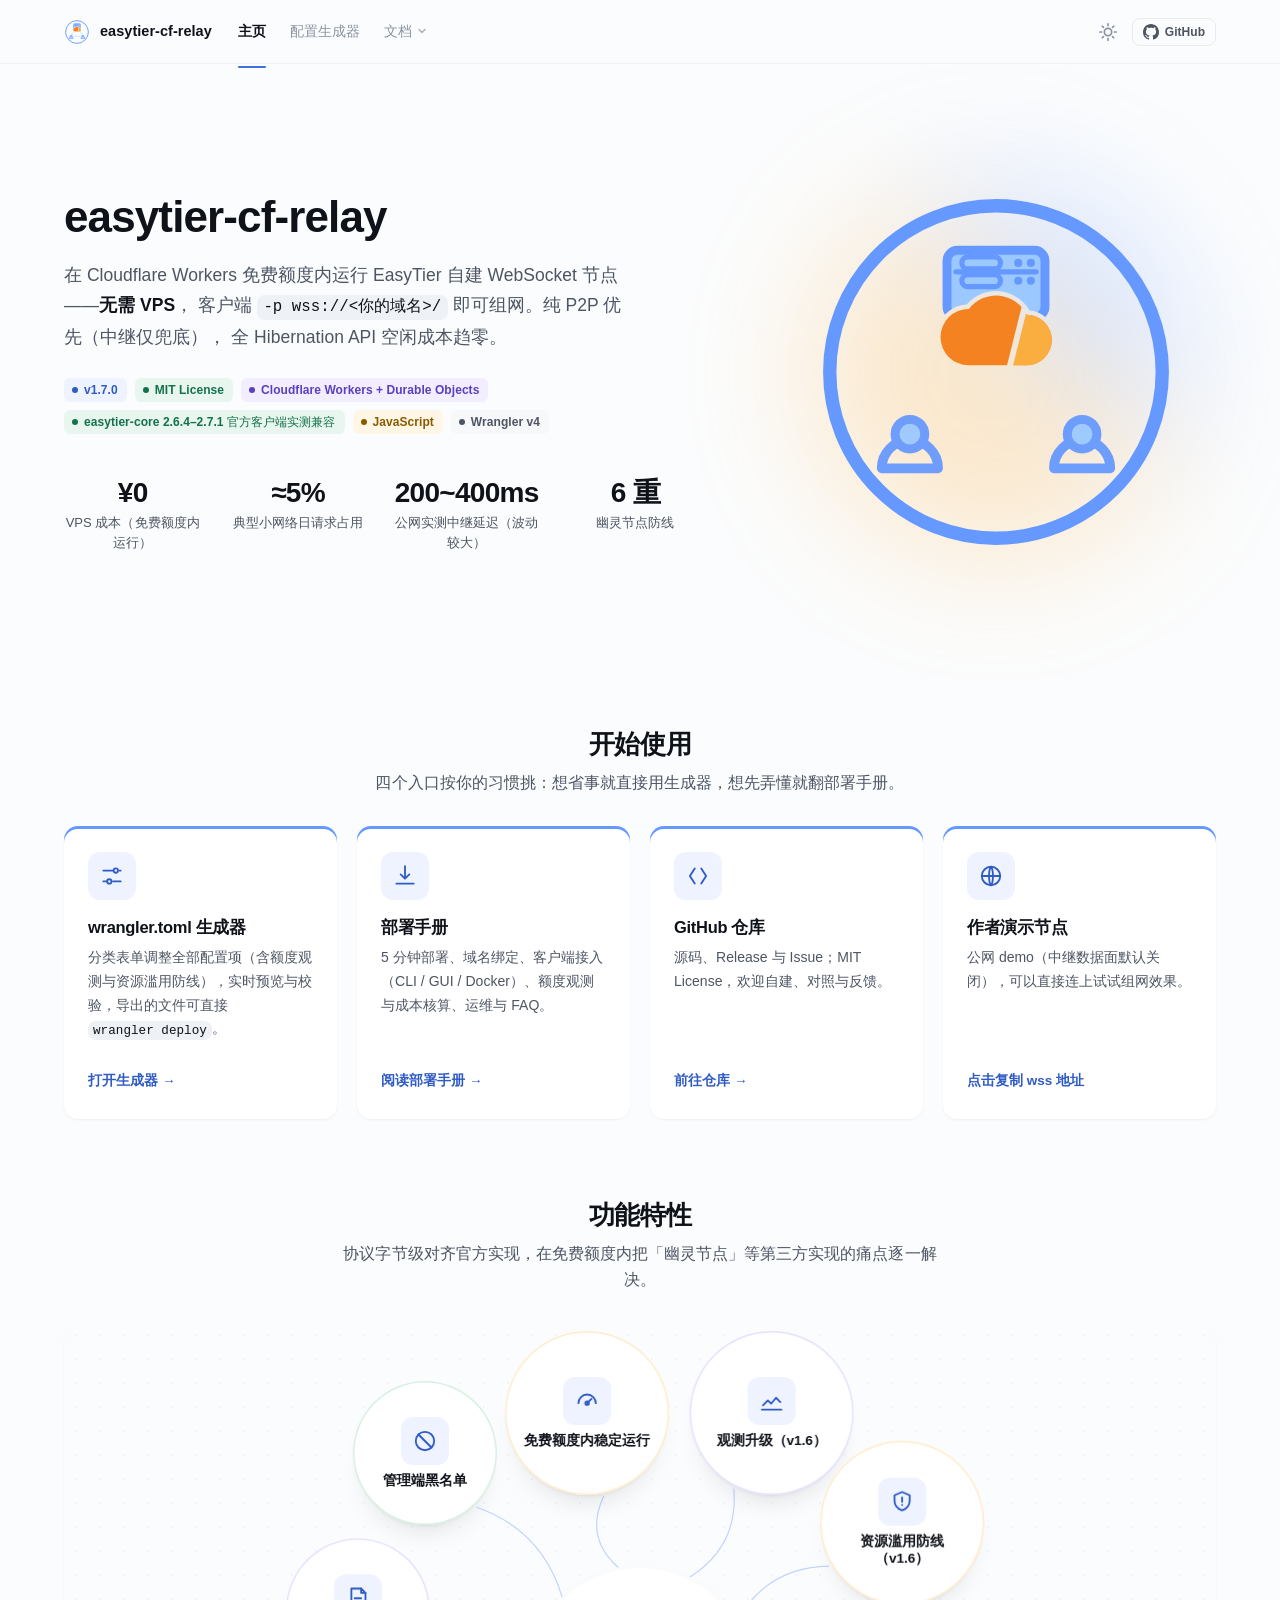
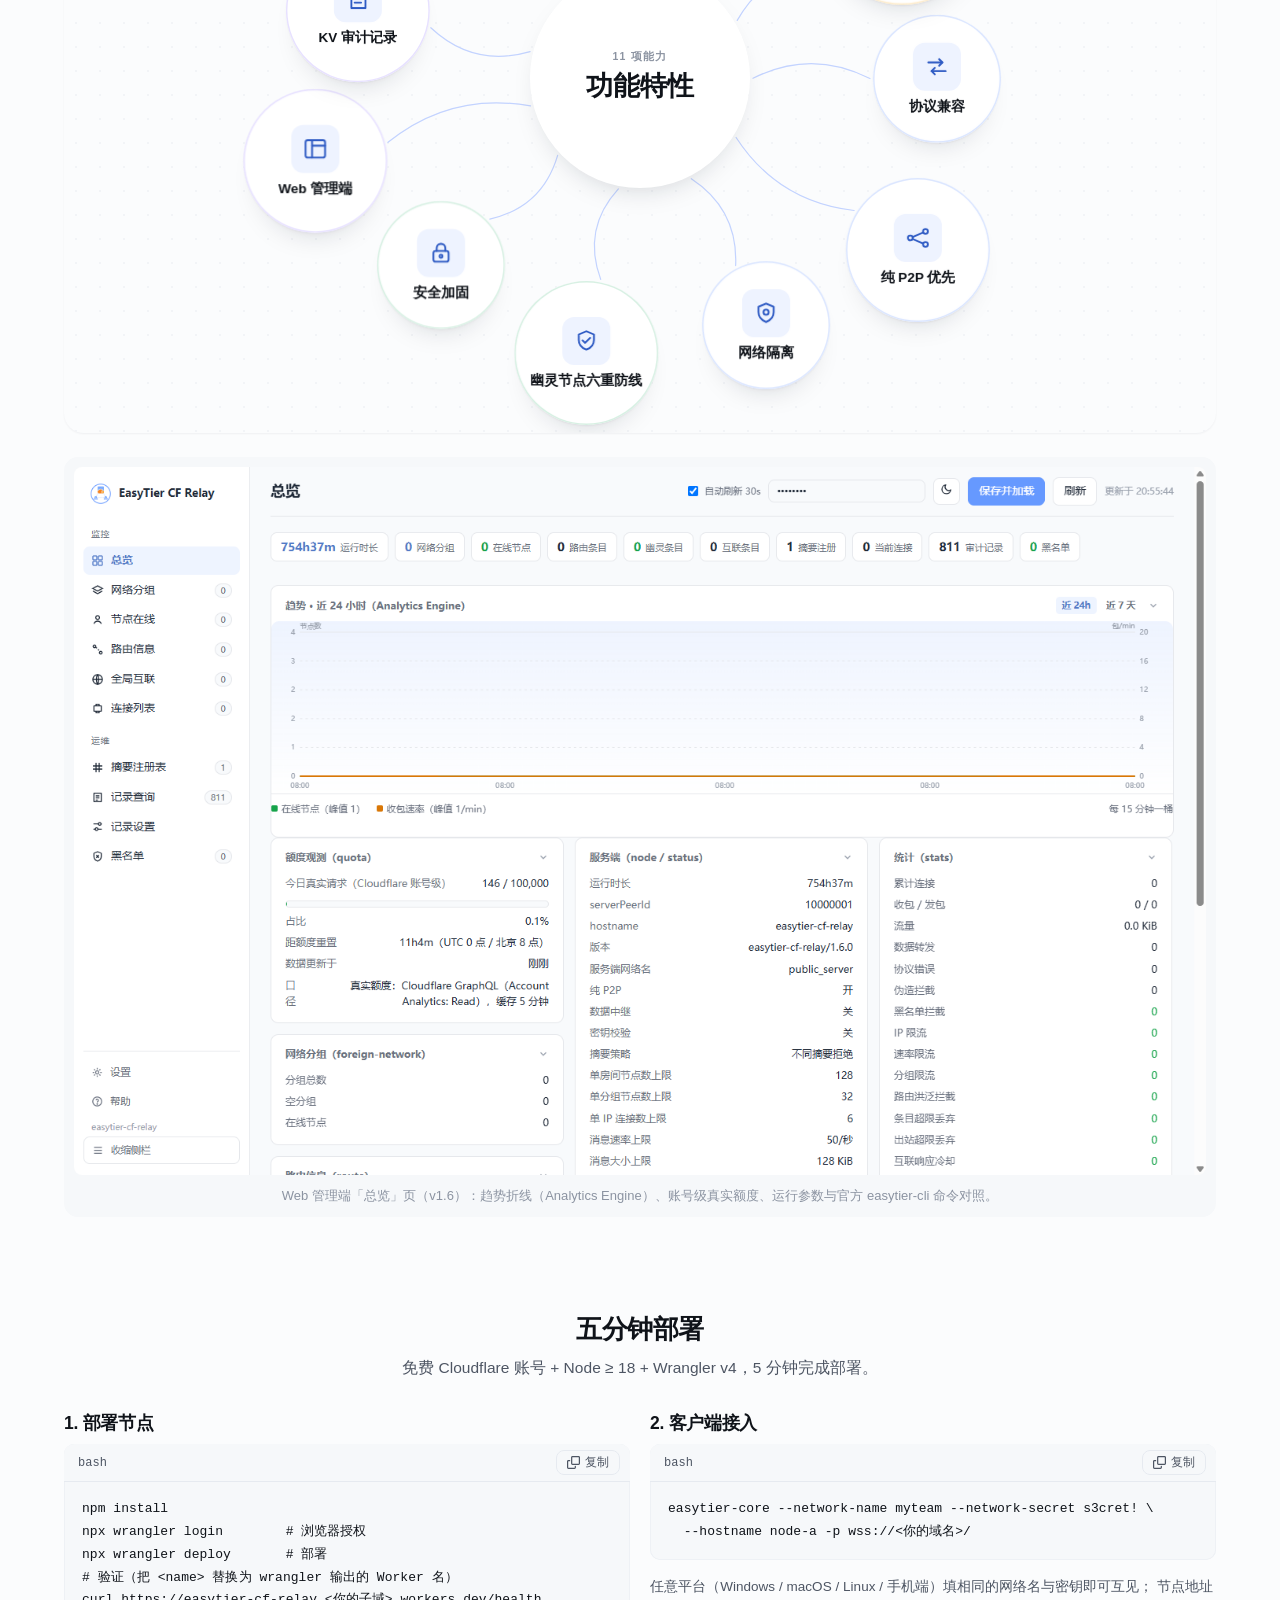
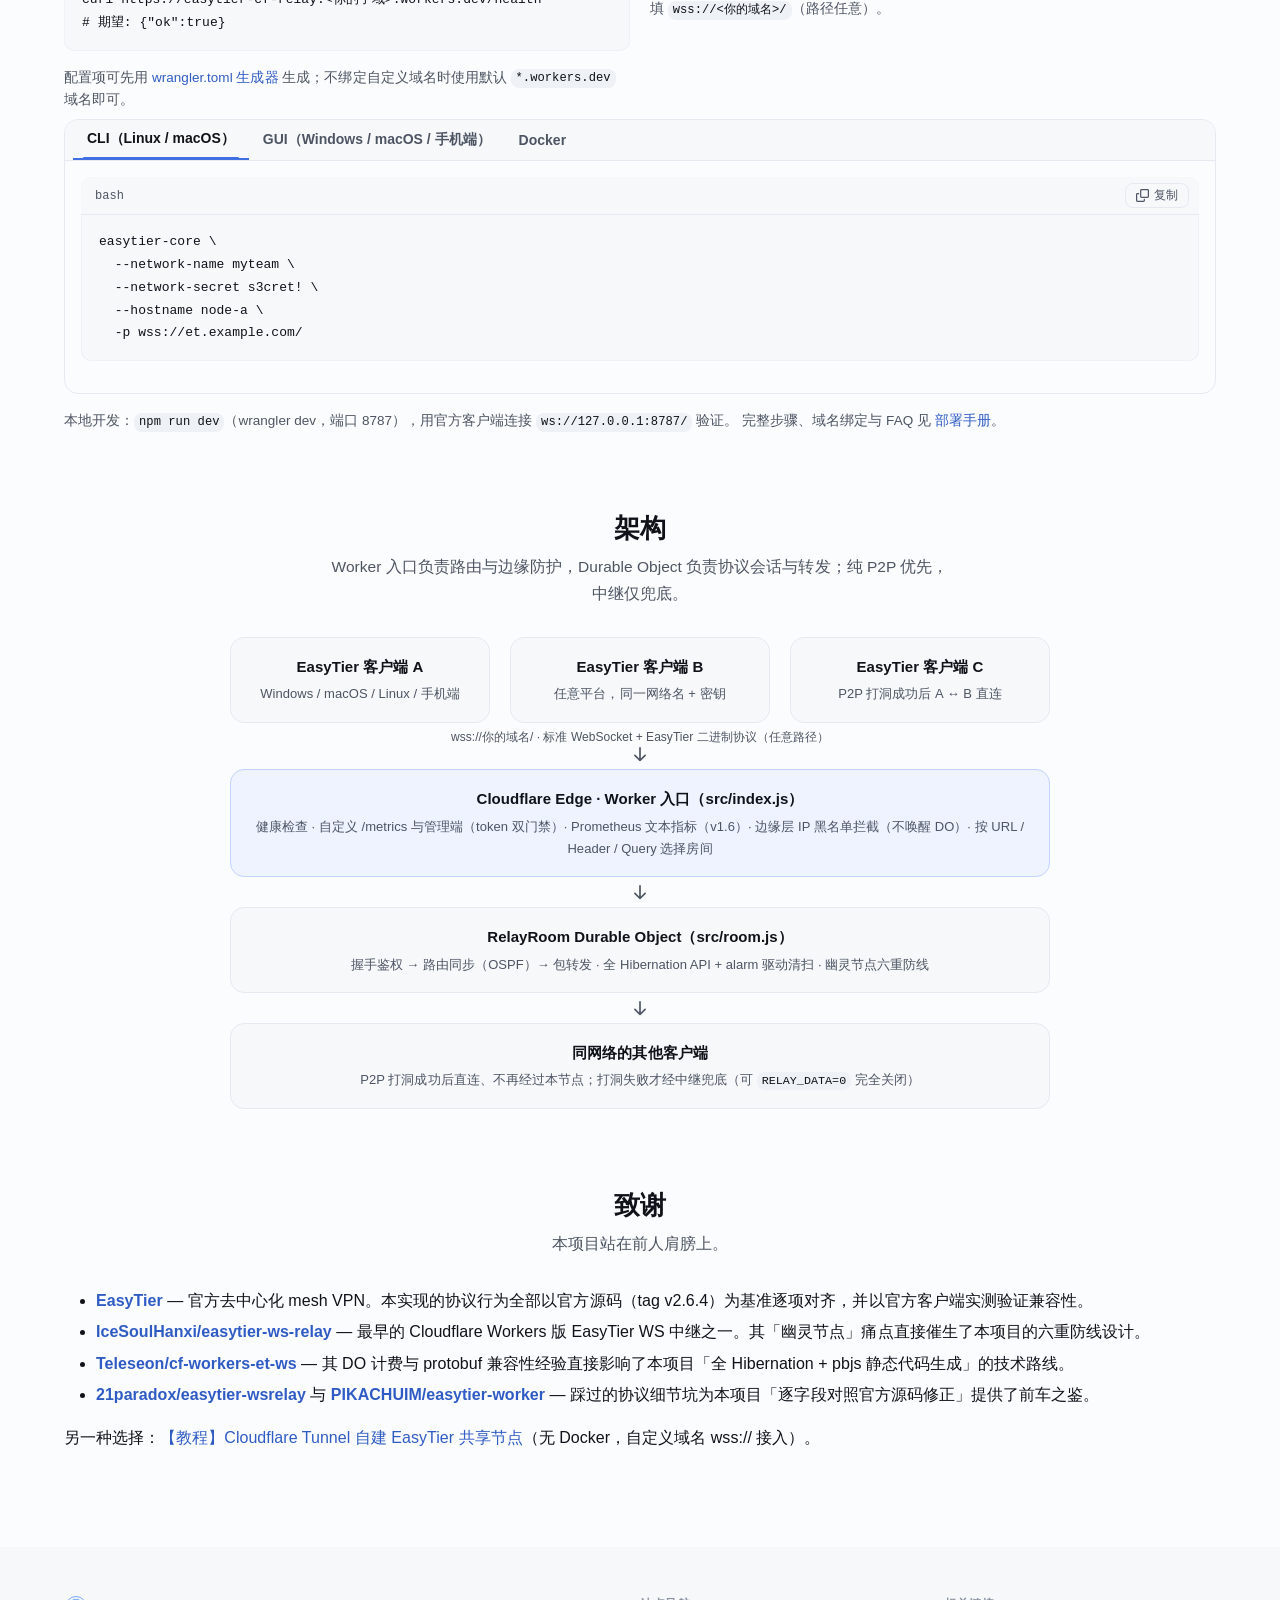
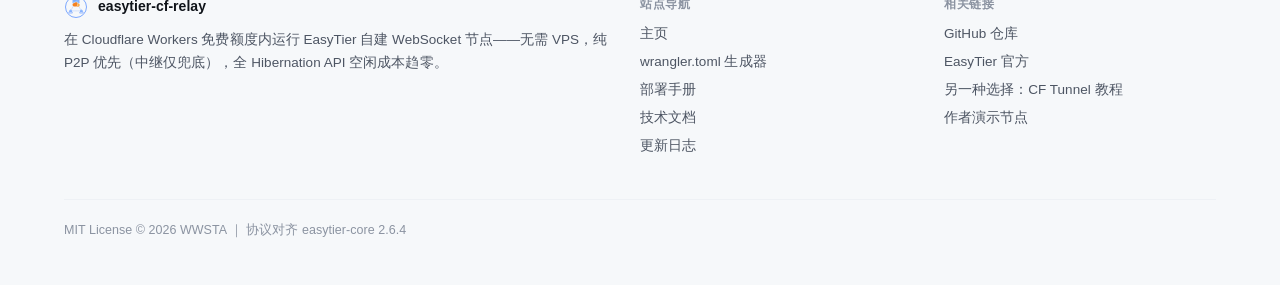
<file: index.html>
<!DOCTYPE html>
<html lang="zh-CN">
<head>
<meta charset="UTF-8">
<meta name="viewport" content="width=device-width, initial-scale=1">
<title>easytier-cf-relay — 在 Cloudflare Workers 免费额度内运行 EasyTier 自建节点</title>
<meta name="description" content="无需 VPS，客户端 -p wss://<你的域名>/ 即可组网。协议字节级对齐官方 easytier-core 2.6.4–2.7.1，纯 P2P 优先（中继仅兜底），全 Hibernation API 空闲成本趋零，附 Web 管理端、KV 审计与 wrangler.toml 配置生成器。">
<meta name="keywords" content="EasyTier, Cloudflare Workers, Durable Objects, WebSocket 中继, 组网, P2P, wrangler.toml">
<link rel="icon" href="favicon.ico">
<link rel="icon" type="image/svg+xml" href="assets/logo.svg">
<script src="js/theme.js"></script>
<link rel="stylesheet" href="css/variables.css">
<link rel="stylesheet" href="css/base.css">
<link rel="stylesheet" href="css/components.css">
<link rel="stylesheet" href="css/layout.css">
<link rel="stylesheet" href="css/brand.css">
<link rel="stylesheet" href="css/features-graph.css">
</head>
<body>

<header class="site-header">
  <div class="header-inner">
    <a class="brand" href="index.html">
      <img src="assets/logo.svg" alt="EasyTier CF Relay 图标" width="30" height="30">
      <span>easytier-cf-relay</span>
    </a>
    <nav class="site-nav" aria-label="站点导航">
      <a href="index.html" class="active" aria-current="page">主页</a>
      <a href="generator.html">配置生成器</a>
      <details class="nav-dropdown">
        <summary>文档
          <svg viewBox="0 0 12 12" width="12" height="12" fill="none" stroke="currentColor" stroke-width="1.5" stroke-linecap="round" stroke-linejoin="round" aria-hidden="true"><path d="M3 4.5 6 7.5l3-3"/></svg>
        </summary>
        <div class="nav-dropdown-menu">
          <a href="deploy.html">部署手册</a>
          <a href="technical.html">技术文档</a>
          <a href="changelog.html">更新日志</a>
        </div>
      </details>
    </nav>
    <div class="header-actions">
      <button class="icon-btn theme-toggle" type="button" data-theme-toggle aria-label="切换主题" title="切换主题">
        <svg class="icon-sun" viewBox="0 0 16 16" width="18" height="18" fill="currentColor" aria-hidden="true"><path d="M8 12a4 4 0 1 1 0-8 4 4 0 0 1 0 8Zm0-1.5a2.5 2.5 0 1 0 0-5 2.5 2.5 0 0 0 0 5ZM8 0a.75.75 0 0 1 .75.75v1.5a.75.75 0 0 1-1.5 0V.75A.75.75 0 0 1 8 0Zm0 13a.75.75 0 0 1 .75.75v1.5a.75.75 0 0 1-1.5 0v-1.5A.75.75 0 0 1 8 13ZM0 8a.75.75 0 0 1 .75-.75h1.5a.75.75 0 0 1 0 1.5H.75A.75.75 0 0 1 0 8Zm13 0a.75.75 0 0 1 .75-.75h1.5a.75.75 0 0 1 0 1.5h-1.5A.75.75 0 0 1 13 8Z"/><path d="M2.343 2.343a.75.75 0 0 1 1.06 0l1.061 1.06a.75.75 0 0 1-1.06 1.061l-1.06-1.06a.75.75 0 0 1 0-1.06Zm9.193 9.193a.75.75 0 0 1 1.06 0l1.061 1.06a.75.75 0 0 1-1.06 1.06l-1.061-1.06a.75.75 0 0 1 0-1.06ZM2.343 13.657a.75.75 0 0 1 0-1.06l1.06-1.061a.75.75 0 0 1 1.061 1.06l-1.06 1.061a.75.75 0 0 1-1.06 0Zm9.193-9.193a.75.75 0 0 1 0-1.06l1.06-1.061a.75.75 0 1 1 1.06 1.06l-1.06 1.061a.75.75 0 0 1-1.06 0Z"/></svg>
        <svg class="icon-moon" viewBox="0 0 16 16" width="18" height="18" fill="currentColor" aria-hidden="true"><path d="M12.63 2.75A7 7 0 1 0 12.63 13.25 5.5 5.5 0 1 1 12.63 2.75Z"/></svg>
      </button>
      <a class="btn btn-sm github-btn" href="https://github.com/WWSTA/easytier-cf-relay" target="_blank" rel="noopener noreferrer">
        <svg viewBox="0 0 16 16" width="16" height="16" fill="currentColor" aria-hidden="true"><path d="M8 0c4.42 0 8 3.58 8 8a8.013 8.013 0 0 1-5.45 7.59c-.4.08-.55-.17-.55-.38 0-.27.01-1.13.01-2.2 0-.75-.25-1.23-.54-1.48 1.78-.2 3.65-.88 3.65-3.95 0-.88-.31-1.59-.82-2.15.08-.2.36-1.02-.08-2.12 0 0-.67-.22-2.2.82-.64-.18-1.32-.27-2-.27-.68 0-1.36.09-2 .27-1.53-1.03-2.2-.82-2.2-.82-.44 1.1-.16 1.92-.08 2.12-.51.56-.82 1.28-.82 2.15 0 3.06 1.86 3.75 3.64 3.95-.23.2-.44.55-.51 1.07-.46.21-1.61.55-2.33-.66-.15-.24-.6-.83-1.23-.82-.67.01-.27.38.01.53.34.19.73.9.82 1.13.16.45.68 1.31 2.69.94 0 .67.01 1.3.01 1.49 0 .21-.15.45-.55.38A7.995 7.995 0 0 1 0 8c0-4.42 3.58-8 8-8Z"/></svg>
        <span class="github-label">GitHub</span>
      </a>
      <button class="icon-btn nav-toggle" type="button" data-nav-toggle aria-label="展开导航" aria-expanded="false">
        <svg viewBox="0 0 16 16" width="18" height="18" fill="currentColor" aria-hidden="true"><path d="M1 2.75A.75.75 0 0 1 1.75 2h12.5a.75.75 0 0 1 0 1.5H1.75A.75.75 0 0 1 1 2.75Zm0 5A.75.75 0 0 1 1.75 7h12.5a.75.75 0 0 1 0 1.5H1.75A.75.75 0 0 1 1 7.75ZM1.75 12h12.5a.75.75 0 0 1 0 1.5H1.75a.75.75 0 0 1 0-1.5Z"/></svg>
      </button>
    </div>
  </div>
</header>

<main>

  <!-- ================= Hero ================= -->
  <section class="hero">
    <div class="container">
      <div class="hero-copy">
        <h1>easytier-cf-relay</h1>
        <p class="hero-tagline">
          在 Cloudflare Workers 免费额度内运行 EasyTier 自建 WebSocket 节点——<strong>无需 VPS</strong>，
          客户端 <code>-p wss://&lt;你的域名&gt;/</code> 即可组网。纯 P2P 优先（中继仅兜底），
          全 Hibernation API 空闲成本趋零。
        </p>

        <div class="badges">
          <span class="badge badge-blue"><span class="dot"></span>v1.7.0</span>
          <span class="badge badge-green"><span class="dot"></span>MIT License</span>
          <span class="badge badge-purple"><span class="dot"></span>Cloudflare Workers + Durable Objects</span>
          <span class="badge badge-green"><span class="dot"></span>easytier-core 2.6.4–2.7.1 官方客户端实测兼容</span>
          <span class="badge badge-yellow"><span class="dot"></span>JavaScript</span>
          <span class="badge"><span class="dot"></span>Wrangler v4</span>
        </div>

        <div class="hero-stats">
          <div class="stat">
            <div class="stat-value">¥0</div>
            <div class="stat-label">VPS 成本（免费额度内运行）</div>
          </div>
          <div class="stat stat-green">
            <div class="stat-value">≈5%</div>
            <div class="stat-label">典型小网络日请求占用</div>
          </div>
          <div class="stat stat-purple">
            <div class="stat-value">200~400ms</div>
            <div class="stat-label">公网实测中继延迟（波动较大）</div>
          </div>
          <div class="stat stat-yellow">
            <div class="stat-value">6 重</div>
            <div class="stat-label">幽灵节点防线</div>
          </div>
        </div>
      </div>

      <div class="hero-stage">
        <span class="hero-glow"></span>
        <img class="hero-anim" src="assets/icon-anim.svg" alt="EasyTier CF Relay 图标演化动画" width="420" height="420">
      </div>
    </div>
  </section>

  <!-- ================= 开始使用 ================= -->
  <section class="section" id="start">
    <div class="container">
      <div class="section-head">
        <h2>开始使用</h2>
        <p>四个入口按你的习惯挑：想省事就直接用生成器，想先弄懂就翻部署手册。</p>
      </div>

      <div class="entries">
        <a class="entry primary" href="generator.html">
          <span class="entry-icon"><svg viewBox="0 0 24 24" fill="none" stroke="currentColor" stroke-width="1.7" stroke-linecap="round" stroke-linejoin="round" aria-hidden="true"><path d="M4 7h9"/><path d="M19 7h1"/><circle cx="15.5" cy="7" r="2"/><path d="M4 17h3"/><path d="M13 17h7"/><circle cx="9.5" cy="17" r="2"/></svg></span>
          <h3>wrangler.toml 生成器</h3>
          <p>分类表单调整全部配置项（含额度观测与资源滥用防线），实时预览与校验，导出的文件可直接 <code>wrangler deploy</code>。</p>
          <span class="entry-go">打开生成器 →</span>
        </a>

        <a class="entry" href="deploy.html">
          <span class="entry-icon"><svg viewBox="0 0 24 24" fill="none" stroke="currentColor" stroke-width="1.7" stroke-linecap="round" stroke-linejoin="round" aria-hidden="true"><path d="M12 3v11"/><path d="M8 10.5L12 14.5l4-4"/><path d="M4 19h16"/></svg></span>
          <h3>部署手册</h3>
          <p>5 分钟部署、域名绑定、客户端接入（CLI / GUI / Docker）、额度观测与成本核算、运维与 FAQ。</p>
          <span class="entry-go">阅读部署手册 →</span>
        </a>

        <a class="entry" href="https://github.com/WWSTA/easytier-cf-relay" target="_blank" rel="noopener noreferrer">
          <span class="entry-icon"><svg viewBox="0 0 24 24" fill="none" stroke="currentColor" stroke-width="1.7" stroke-linecap="round" stroke-linejoin="round" aria-hidden="true"><path d="M9 5L4.5 12L9 19"/><path d="M15 5l4.5 7L15 19"/></svg></span>
          <h3>GitHub 仓库</h3>
          <p>源码、Release 与 Issue；MIT License，欢迎自建、对照与反馈。</p>
          <span class="entry-go">前往仓库 →</span>
        </a>

        <button class="entry" type="button" data-copy-entry="wss://ouret.ccwu.cc">
          <span class="entry-icon"><svg viewBox="0 0 24 24" fill="none" stroke="currentColor" stroke-width="1.7" stroke-linecap="round" stroke-linejoin="round" aria-hidden="true"><circle cx="12" cy="12" r="8.5"/><path d="M3.5 12h17"/><path d="M12 3.5c2.4 2.6 2.4 14.4 0 17c-2.4-2.6-2.4-14.4 0-17z"/></svg></span>
          <h3>作者演示节点</h3>
          <p>公网 demo（中继数据面默认关闭），可以直接连上试试组网效果。</p>
          <span class="entry-go">点击复制 wss 地址</span>
        </button>
      </div>
    </div>
  </section>

  <!-- ================= 功能特性 ================= -->
  <section class="section" id="features">
    <div class="container">
      <div class="section-head">
        <h2>功能特性</h2>
        <p>协议字节级对齐官方实现，在免费额度内把「幽灵节点」等第三方实现的痛点逐一解决。</p>
      </div>

      <div class="feature-graph" id="feature-graph">
        <section class="feature-stage" id="feature-stage" aria-label="功能特性关系图谱">
          <svg class="graph-links" id="feature-links" aria-hidden="true"></svg>
          <div class="stage-hub" id="feature-hub">
            <span class="hub-kicker" id="feature-hub-count">11 项能力</span>
            <strong class="hub-title">功能特性</strong>
          </div>
          <div class="bubble-layer" id="feature-layer"></div>
        </section>
      </div>

      <figure class="image-frame" style="margin-top: 24px">
        <img src="p.png" alt="Web 管理端「总览」页截图（深色主题）">
        <figcaption>Web 管理端「总览」页（v1.6）：趋势折线（Analytics Engine）、账号级真实额度、运行参数与官方 easytier-cli 命令对照。</figcaption>
      </figure>
    </div>
  </section>

  <!-- ================= 五分钟部署 ================= -->
  <section class="section" id="quickstart">
    <div class="container">
      <div class="section-head">
        <h2>五分钟部署</h2>
        <p>免费 Cloudflare 账号 + Node ≥ 18 + Wrangler v4，5 分钟完成部署。</p>
      </div>

      <div class="grid grid-2">
        <div>
          <h3>1. 部署节点</h3>
          <div class="code-block" data-lang="bash"><pre><code>npm install
npx wrangler login        # 浏览器授权
npx wrangler deploy       # 部署
# 验证（把 &lt;name&gt; 替换为 wrangler 输出的 Worker 名）
curl https://easytier-cf-relay.&lt;你的子域&gt;.workers.dev/health
# 期望: {"ok":true}</code></pre></div>
          <p class="small muted">
            配置项可先用 <a href="generator.html">wrangler.toml 生成器</a> 生成；不绑定自定义域名时使用默认
            <code>*.workers.dev</code> 域名即可。
          </p>
        </div>

        <div>
          <h3>2. 客户端接入</h3>
          <div class="code-block" data-lang="bash"><pre><code>easytier-core --network-name myteam --network-secret s3cret! \
  --hostname node-a -p wss://&lt;你的域名&gt;/</code></pre></div>
          <p class="small muted">
            任意平台（Windows / macOS / Linux / 手机端）填相同的网络名与密钥即可互见；
            节点地址填 <code>wss://&lt;你的域名&gt;/</code>（路径任意）。
          </p>
        </div>
      </div>

      <div class="tabs" data-tabs style="margin-top: 8px">
        <div class="tab-nav" role="tablist" aria-label="客户端接入方式">
          <button type="button" data-tab="cli" class="active" role="tab" aria-selected="true">CLI（Linux / macOS）</button>
          <button type="button" data-tab="gui" role="tab" aria-selected="false">GUI（Windows / macOS / 手机端）</button>
          <button type="button" data-tab="docker" role="tab" aria-selected="false">Docker</button>
        </div>
        <div class="tab-panel active" data-panel="cli" role="tabpanel">
          <div class="code-block" data-lang="bash"><pre><code>easytier-core \
  --network-name myteam \
  --network-secret s3cret! \
  --hostname node-a \
  -p wss://et.example.com/</code></pre></div>
        </div>
        <div class="tab-panel" data-panel="gui" role="tabpanel">
          <ul class="mb-0">
            <li><strong>网络名称</strong>：<code>myteam</code></li>
            <li><strong>网络密钥</strong>：<code>s3cret!</code></li>
            <li><strong>节点 / Peer</strong>：<code>wss://et.example.com/</code>（新建一个节点条目填入即可）</li>
          </ul>
        </div>
        <div class="tab-panel" data-panel="docker" role="tabpanel">
          <div class="code-block" data-lang="bash"><pre><code>docker run --name easytier -d --network host --cap-add NET_ADMIN \
  easytier/easytier:latest \
  --network-name myteam --network-secret 's3cret!' \
  -p wss://et.example.com/</code></pre></div>
        </div>
      </div>

      <p class="small muted">
        本地开发：<code>npm run dev</code>（wrangler dev，端口 8787），用官方客户端连接 <code>ws://127.0.0.1:8787/</code> 验证。
        完整步骤、域名绑定与 FAQ 见 <a href="deploy.html">部署手册</a>。
      </p>
    </div>
  </section>

  <!-- ================= 架构 ================= -->
  <section class="section" id="architecture">
    <div class="container">
      <div class="section-head">
        <h2>架构</h2>
        <p>Worker 入口负责路由与边缘防护，Durable Object 负责协议会话与转发；纯 P2P 优先，中继仅兜底。</p>
      </div>

      <div class="arch">
        <div class="grid grid-3" style="width: 100%">
          <div class="arch-node">
            <div class="arch-title">EasyTier 客户端 A</div>
            <div class="arch-desc">Windows / macOS / Linux / 手机端</div>
          </div>
          <div class="arch-node">
            <div class="arch-title">EasyTier 客户端 B</div>
            <div class="arch-desc">任意平台，同一网络名 + 密钥</div>
          </div>
          <div class="arch-node">
            <div class="arch-title">EasyTier 客户端 C</div>
            <div class="arch-desc">P2P 打洞成功后 A ↔ B 直连</div>
          </div>
        </div>

        <div class="arch-arrow">
          <span>wss://你的域名/ · 标准 WebSocket + EasyTier 二进制协议（任意路径）</span>
          <svg viewBox="0 0 16 16" fill="currentColor" aria-hidden="true"><path d="M8 1.75a.75.75 0 0 1 .75.75v9.44l3.22-3.22a.75.75 0 1 1 1.06 1.06l-4.5 4.5a.75.75 0 0 1-1.06 0l-4.5-4.5a.75.75 0 1 1 1.06-1.06l3.22 3.22V2.5A.75.75 0 0 1 8 1.75Z"/></svg>
        </div>

        <div class="arch-node arch-accent">
          <div class="arch-title">Cloudflare Edge · Worker 入口（src/index.js）</div>
          <div class="arch-desc">健康检查 · 自定义 /metrics 与管理端（token 双门禁）· Prometheus 文本指标（v1.6）· 边缘层 IP 黑名单拦截（不唤醒 DO）· 按 URL / Header / Query 选择房间</div>
        </div>

        <div class="arch-arrow">
          <svg viewBox="0 0 16 16" fill="currentColor" aria-hidden="true"><path d="M8 1.75a.75.75 0 0 1 .75.75v9.44l3.22-3.22a.75.75 0 1 1 1.06 1.06l-4.5 4.5a.75.75 0 0 1-1.06 0l-4.5-4.5a.75.75 0 1 1 1.06-1.06l3.22 3.22V2.5A.75.75 0 0 1 8 1.75Z"/></svg>
        </div>

        <div class="arch-node">
          <div class="arch-title">RelayRoom Durable Object（src/room.js）</div>
          <div class="arch-desc">握手鉴权 → 路由同步（OSPF）→ 包转发 · 全 Hibernation API + alarm 驱动清扫 · 幽灵节点六重防线</div>
        </div>

        <div class="arch-arrow">
          <svg viewBox="0 0 16 16" fill="currentColor" aria-hidden="true"><path d="M8 1.75a.75.75 0 0 1 .75.75v9.44l3.22-3.22a.75.75 0 1 1 1.06 1.06l-4.5 4.5a.75.75 0 0 1-1.06 0l-4.5-4.5a.75.75 0 1 1 1.06-1.06l3.22 3.22V2.5A.75.75 0 0 1 8 1.75Z"/></svg>
        </div>

        <div class="arch-node">
          <div class="arch-title">同网络的其他客户端</div>
          <div class="arch-desc">P2P 打洞成功后直连、不再经过本节点；打洞失败才经中继兜底（可 <code>RELAY_DATA=0</code> 完全关闭）</div>
        </div>
      </div>
    </div>
  </section>

  <!-- ================= 致谢 ================= -->
  <section class="section" id="credits">
    <div class="container">
      <div class="section-head">
        <h2>致谢</h2>
        <p>本项目站在前人肩膀上。</p>
      </div>

      <ul>
        <li><strong><a href="https://github.com/EasyTier/EasyTier" target="_blank" rel="noopener noreferrer">EasyTier</a></strong> — 官方去中心化 mesh VPN。本实现的协议行为全部以官方源码（tag v2.6.4）为基准逐项对齐，并以官方客户端实测验证兼容性。</li>
        <li><strong><a href="https://github.com/IceSoulHanxi/easytier-ws-relay" target="_blank" rel="noopener noreferrer">IceSoulHanxi/easytier-ws-relay</a></strong> — 最早的 Cloudflare Workers 版 EasyTier WS 中继之一。其「幽灵节点」痛点直接催生了本项目的六重防线设计。</li>
        <li><strong><a href="https://github.com/Teleseon/cf-workers-et-ws" target="_blank" rel="noopener noreferrer">Teleseon/cf-workers-et-ws</a></strong> — 其 DO 计费与 protobuf 兼容性经验直接影响了本项目「全 Hibernation + pbjs 静态代码生成」的技术路线。</li>
        <li><strong><a href="https://github.com/21paradox/easytier-wsrelay" target="_blank" rel="noopener noreferrer">21paradox/easytier-wsrelay</a></strong> 与 <strong><a href="https://github.com/PIKACHUIM/easytier-worker" target="_blank" rel="noopener noreferrer">PIKACHUIM/easytier-worker</a></strong> — 踩过的协议细节坑为本项目「逐字段对照官方源码修正」提供了前车之鉴。</li>
      </ul>

      <p>
        另一种选择：<a href="https://github.com/orgs/EasyTier/discussions/2512" target="_blank" rel="noopener noreferrer">【教程】Cloudflare Tunnel 自建 EasyTier 共享节点</a>（无 Docker，自定义域名 wss:// 接入）。
      </p>
    </div>
  </section>

</main>

<footer class="site-footer">
  <div class="container">
    <div class="footer-grid">
      <div>
        <div class="footer-brand">
          <img src="assets/logo.svg" alt="" width="24" height="24">
          <span>easytier-cf-relay</span>
        </div>
        <p class="mb-0">在 Cloudflare Workers 免费额度内运行 EasyTier 自建 WebSocket 节点——无需 VPS，纯 P2P 优先（中继仅兜底），全 Hibernation API 空闲成本趋零。</p>
      </div>
      <div>
        <h4>站点导航</h4>
        <ul>
          <li><a href="index.html">主页</a></li>
          <li><a href="generator.html">wrangler.toml 生成器</a></li>
          <li><a href="deploy.html">部署手册</a></li>
          <li><a href="technical.html">技术文档</a></li>
          <li><a href="changelog.html">更新日志</a></li>
        </ul>
      </div>
      <div>
        <h4>相关链接</h4>
        <ul>
          <li><a href="https://github.com/WWSTA/easytier-cf-relay" target="_blank" rel="noopener noreferrer">GitHub 仓库</a></li>
          <li><a href="https://github.com/EasyTier/EasyTier" target="_blank" rel="noopener noreferrer">EasyTier 官方</a></li>
          <li><a href="https://github.com/orgs/EasyTier/discussions/2512" target="_blank" rel="noopener noreferrer">另一种选择：CF Tunnel 教程</a></li>
          <li><a href="https://ouret.ccwu.cc/" target="_blank" rel="noopener noreferrer">作者演示节点</a></li>
        </ul>
      </div>
    </div>
    <div class="footer-bottom">
      <span>MIT License © 2026 WWSTA ｜ 协议对齐 easytier-core 2.6.4</span>
    </div>
  </div>
</footer>

<script src="js/main.js"></script>
<script src="js/features-graph.js"></script>
</body>
</html>
</file>
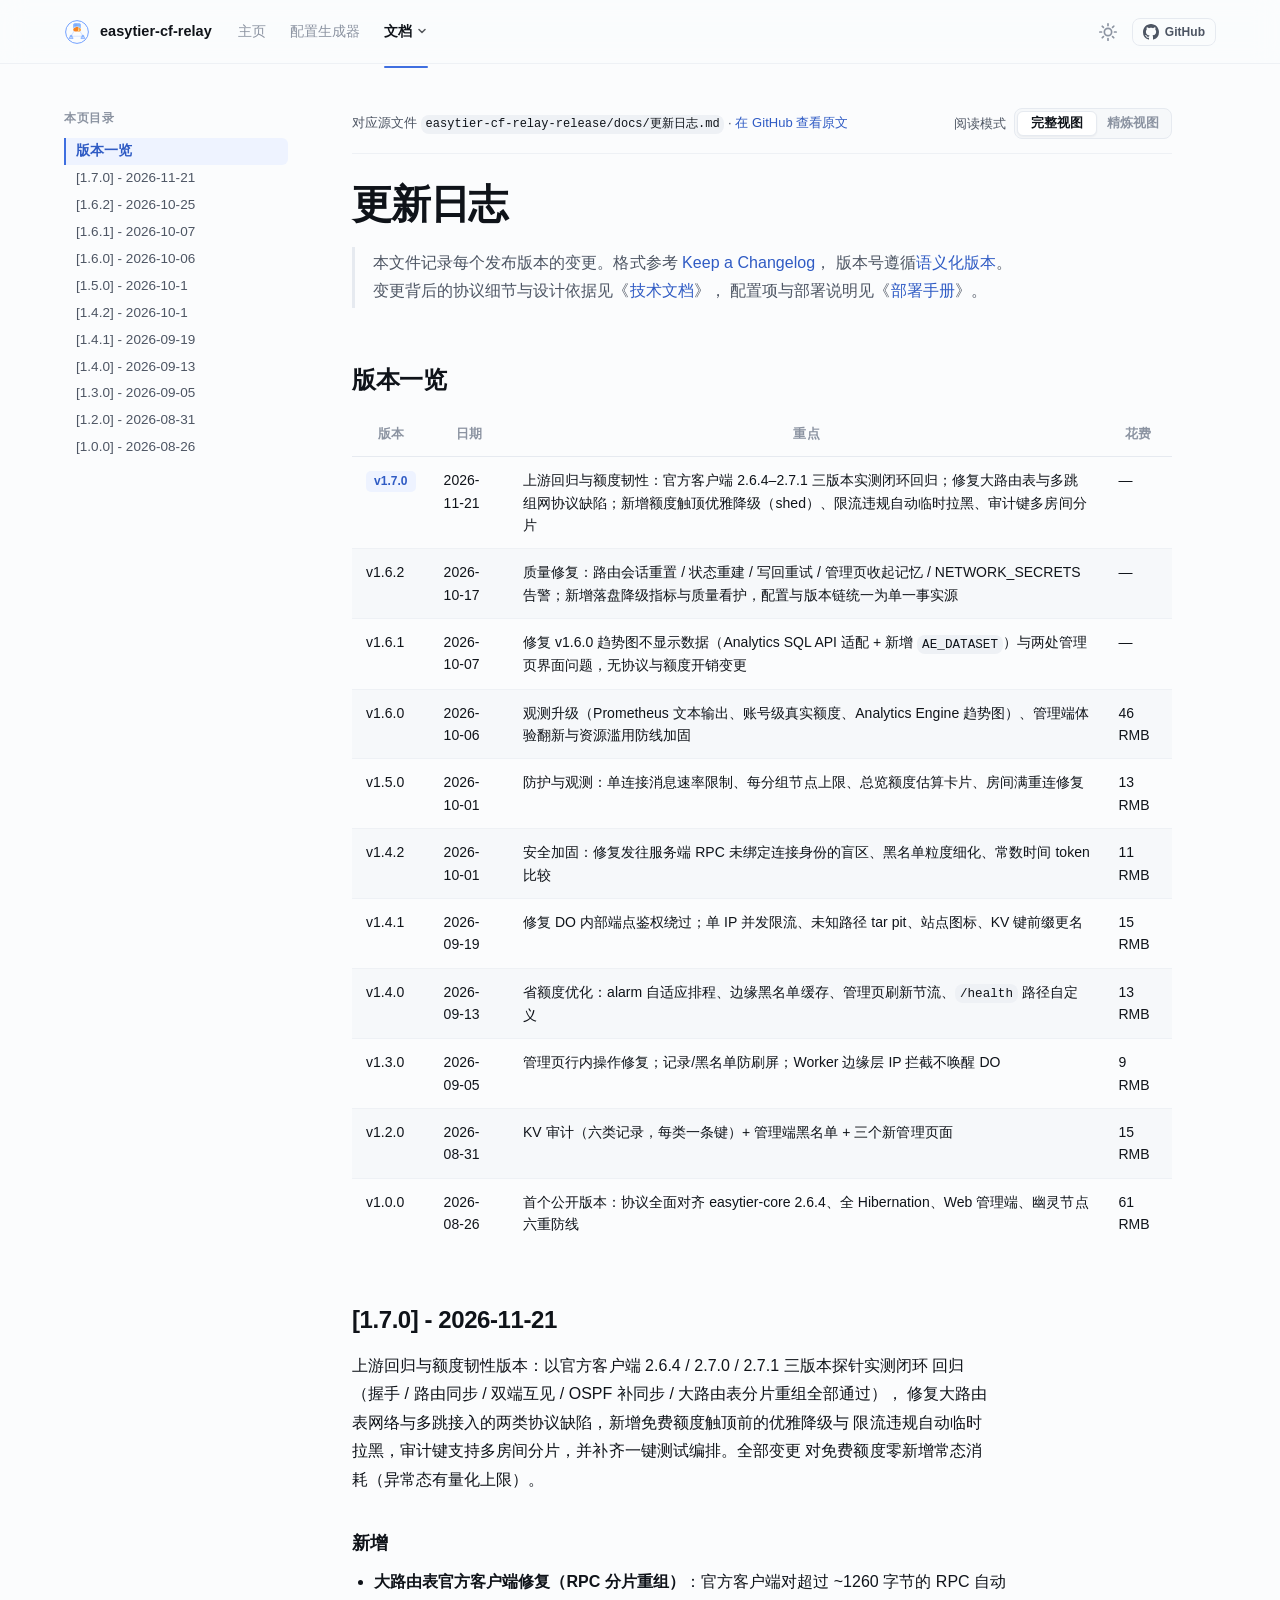
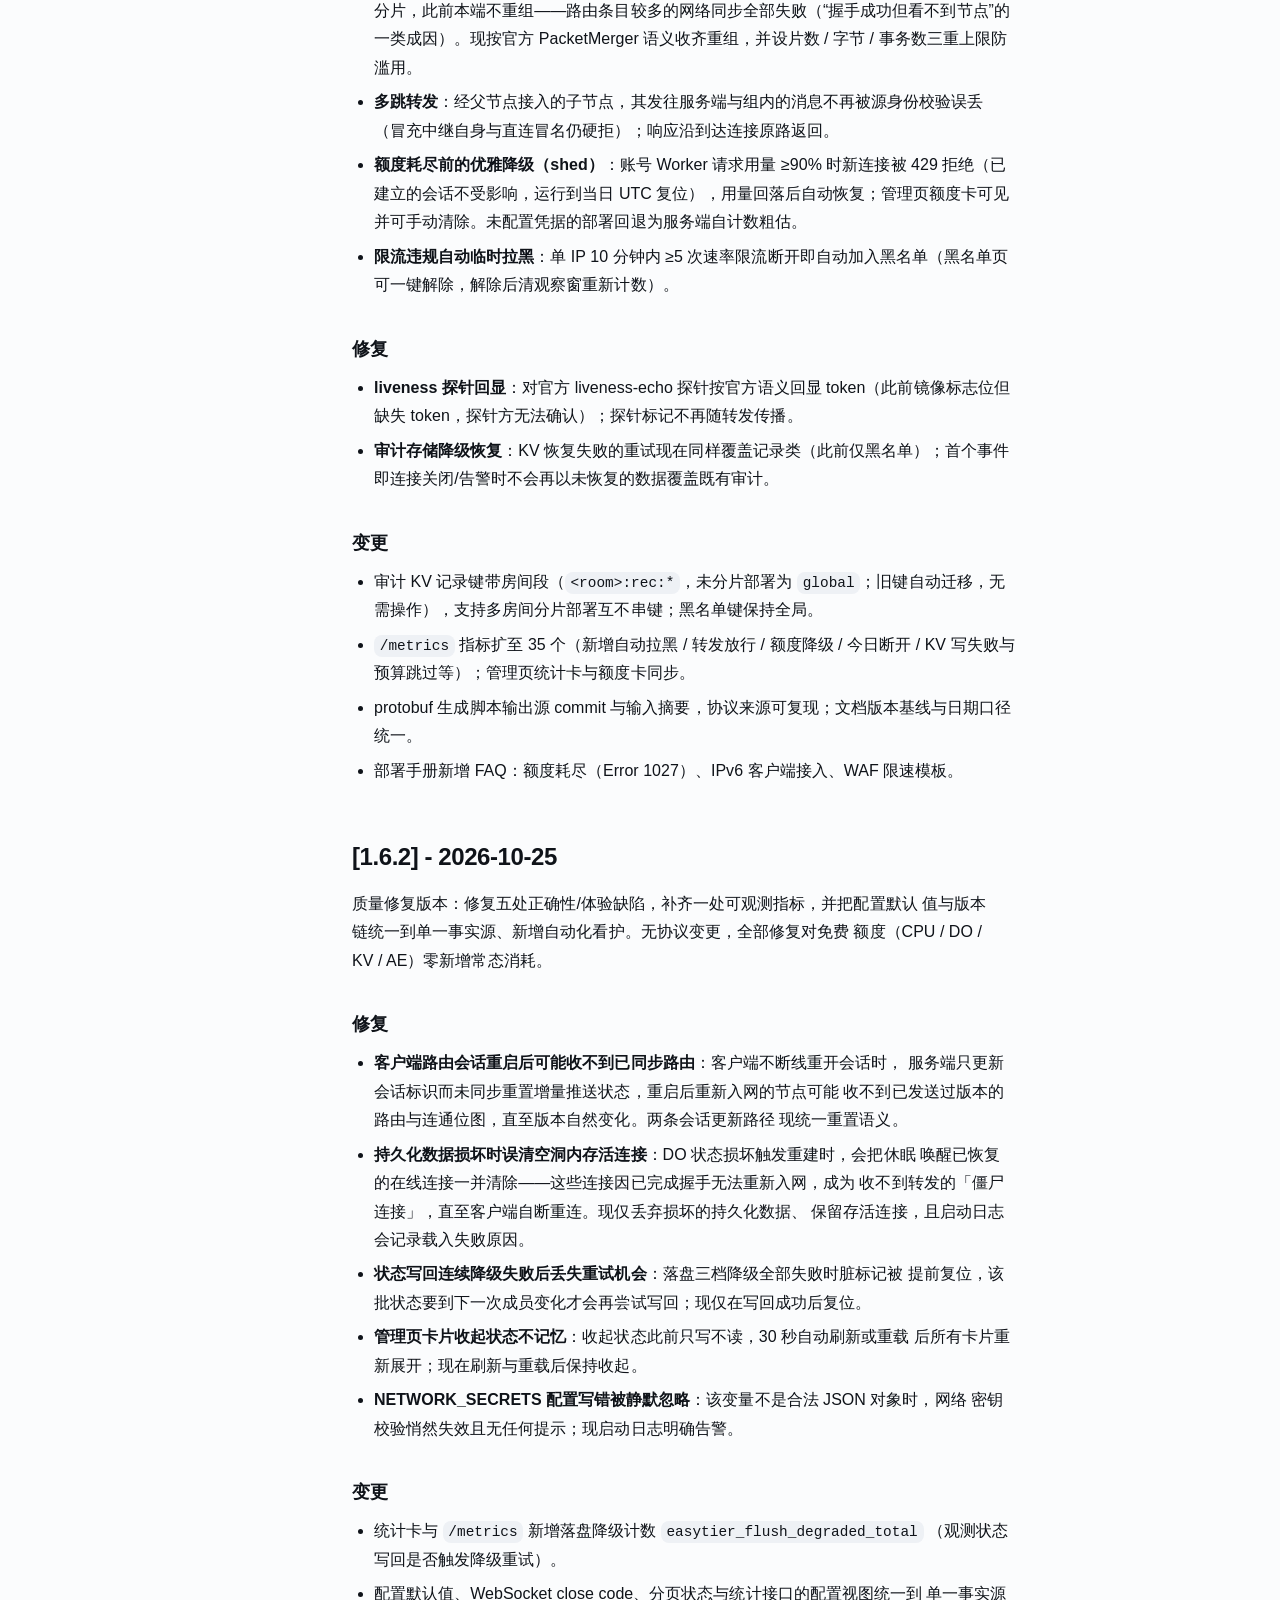
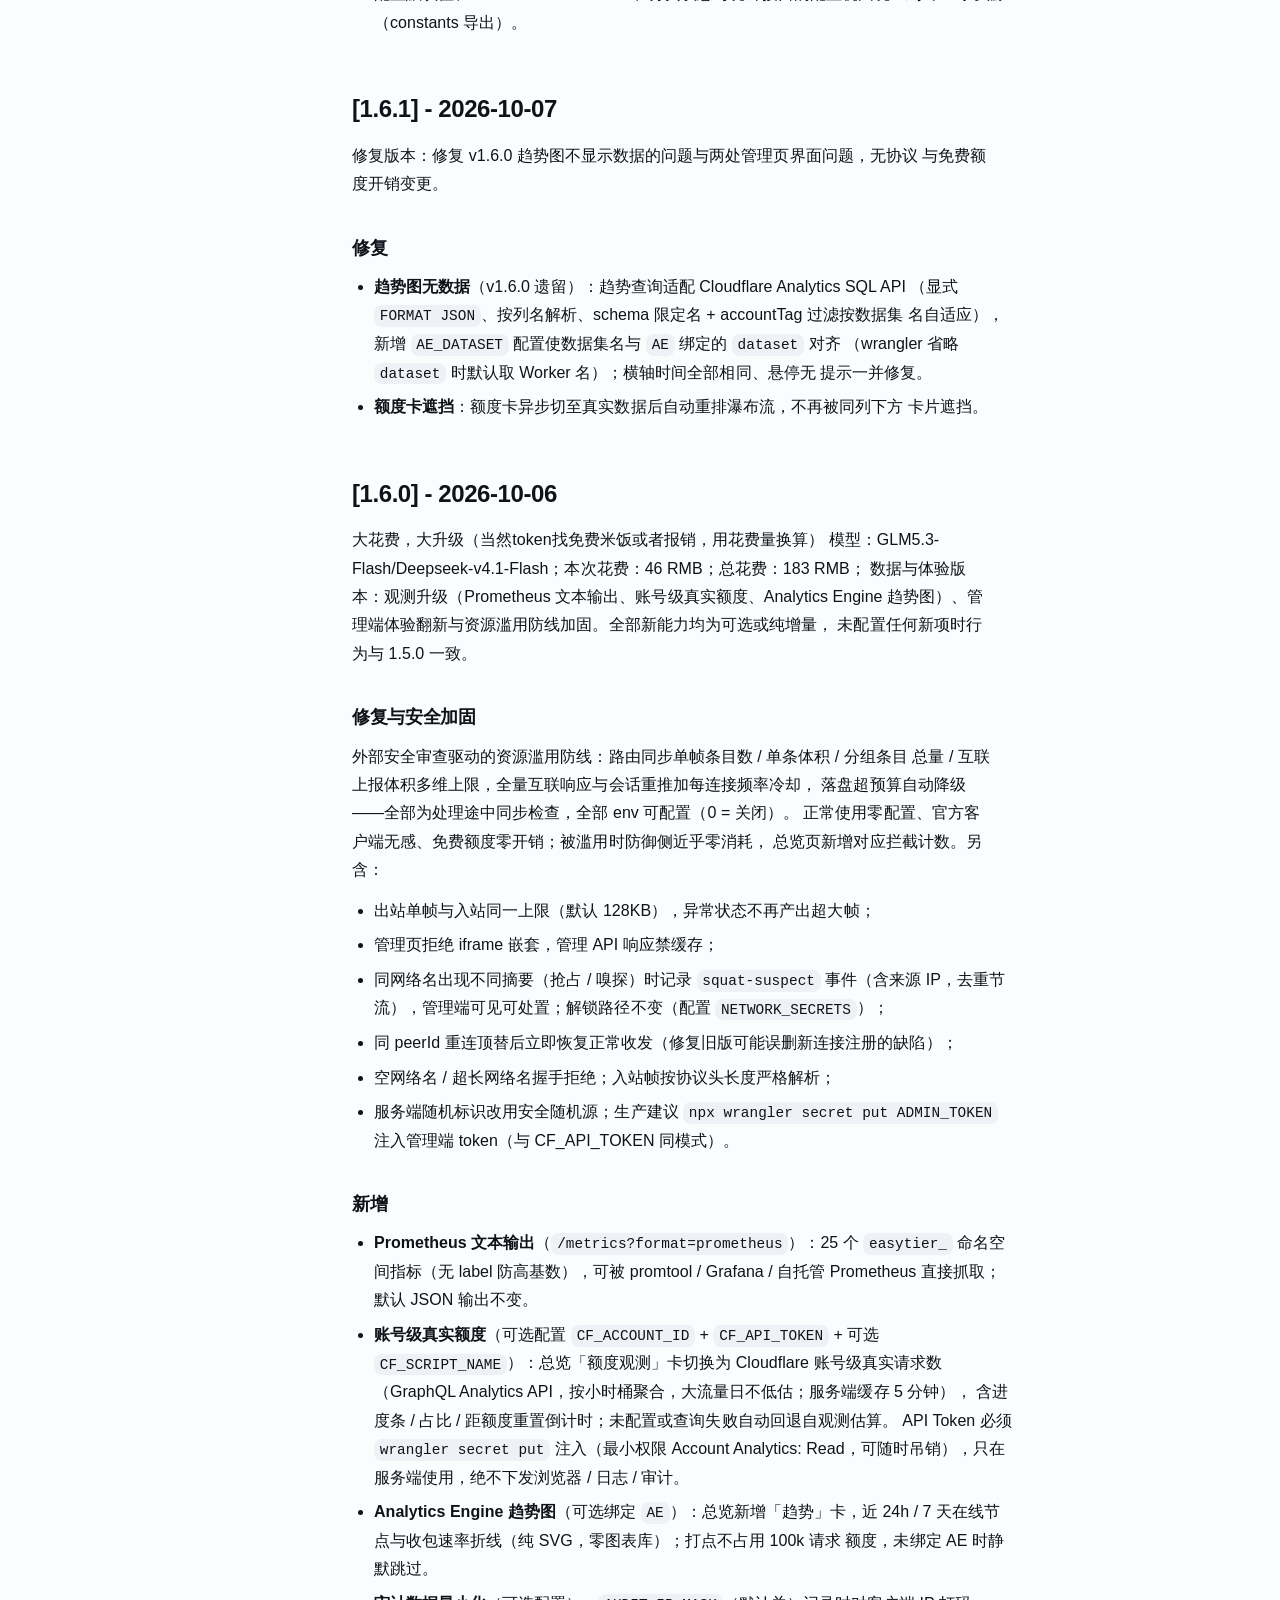
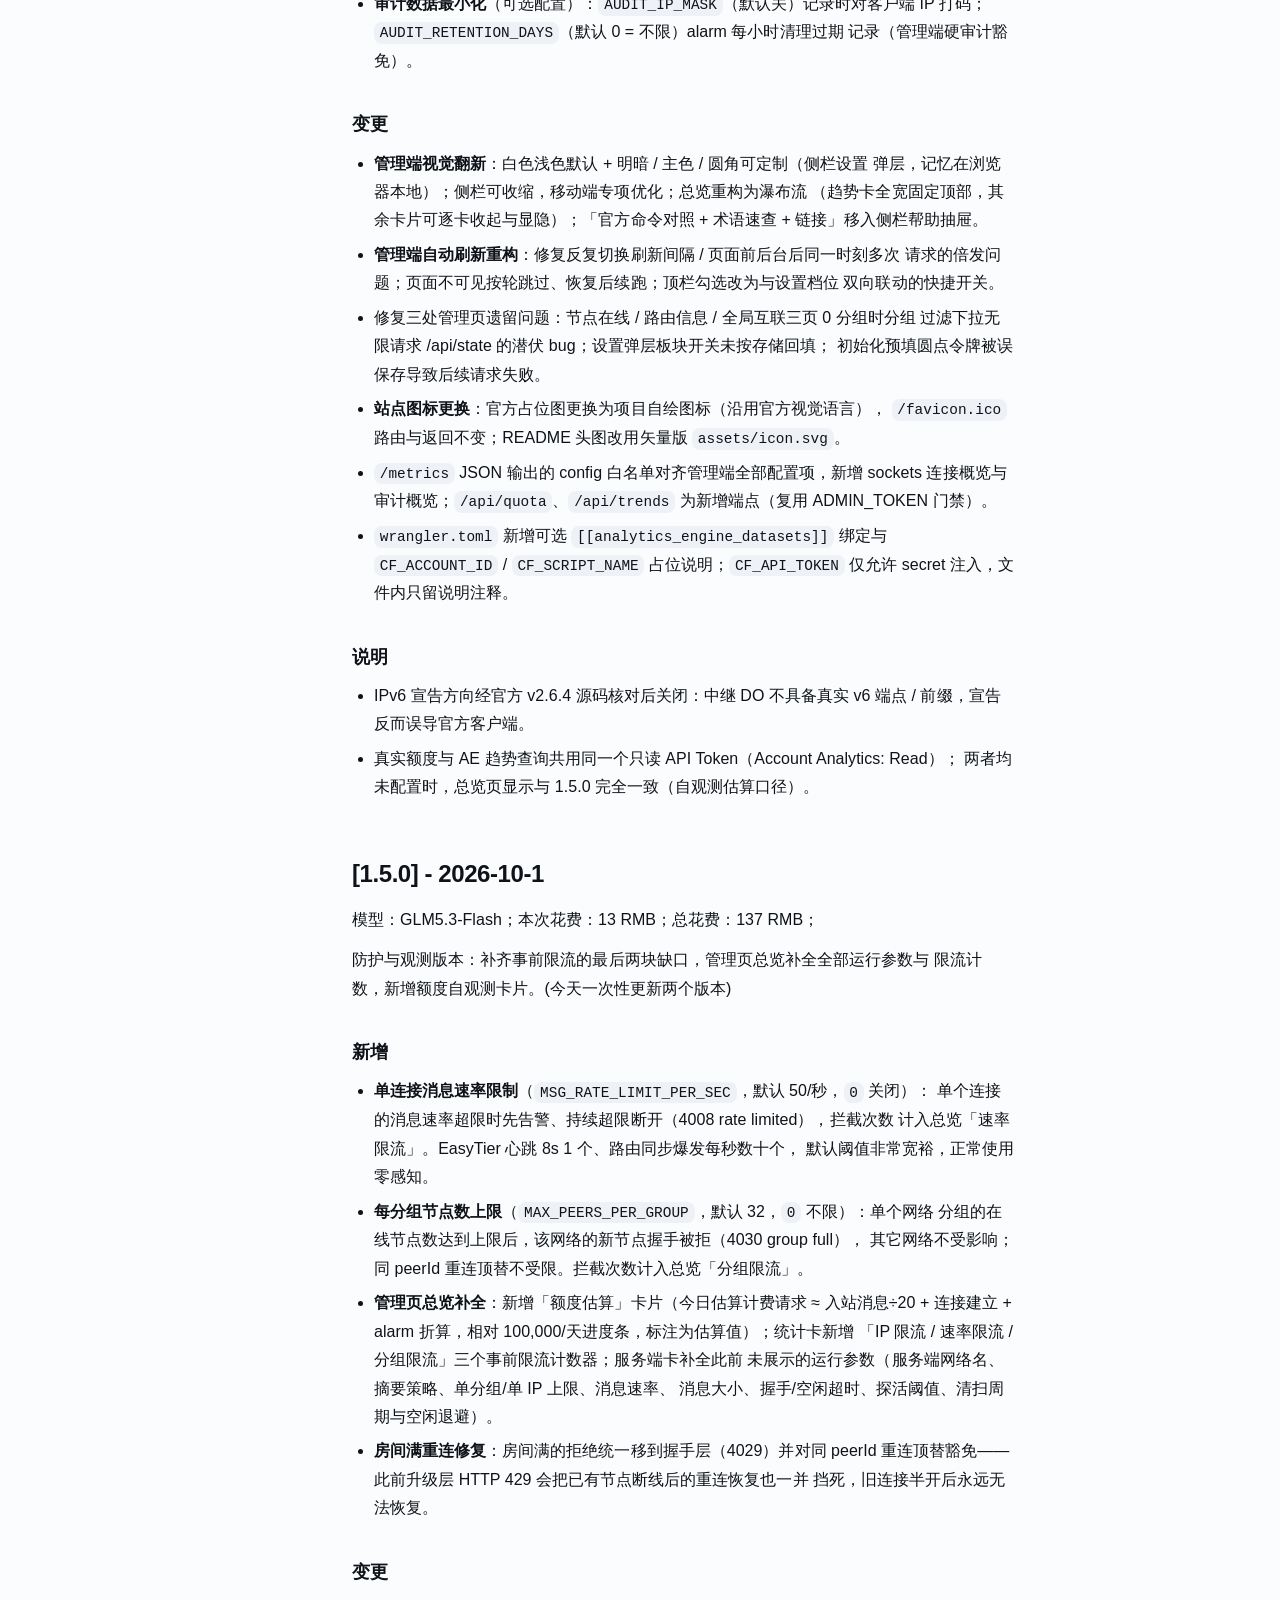
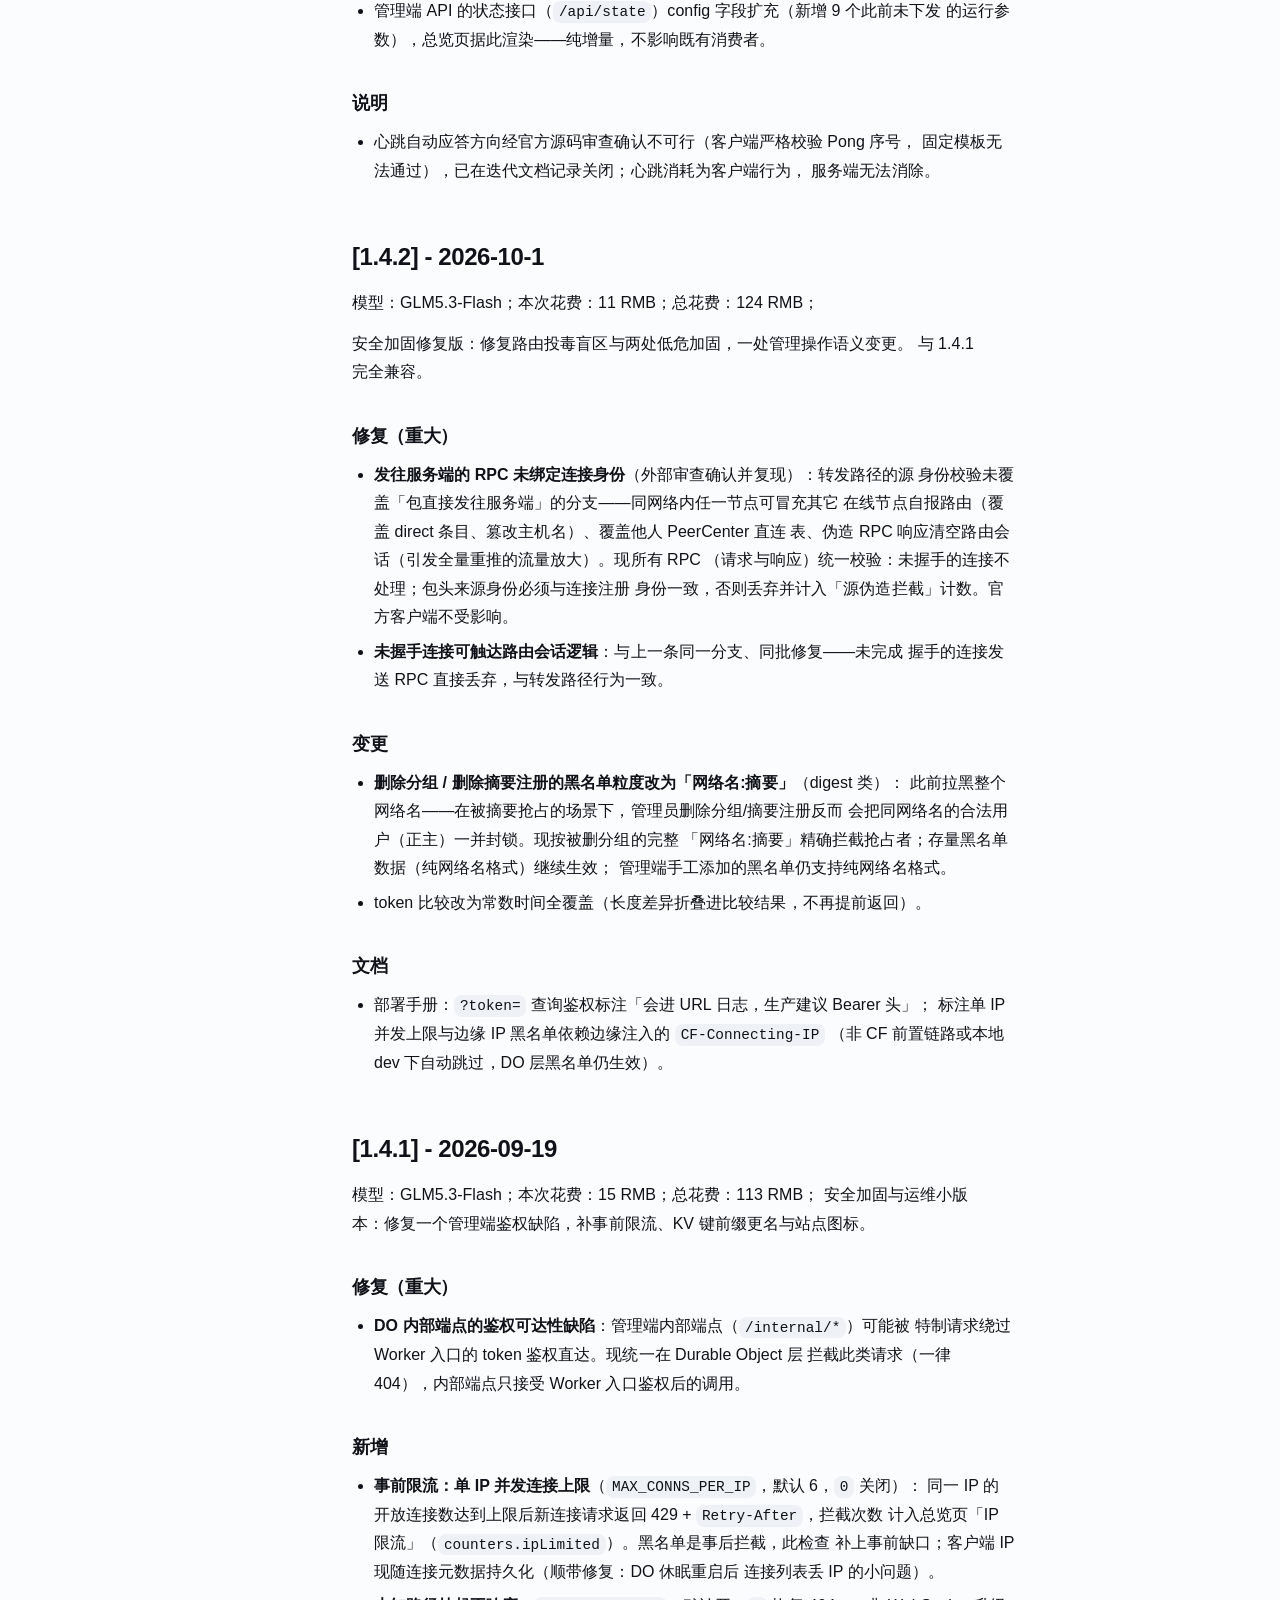
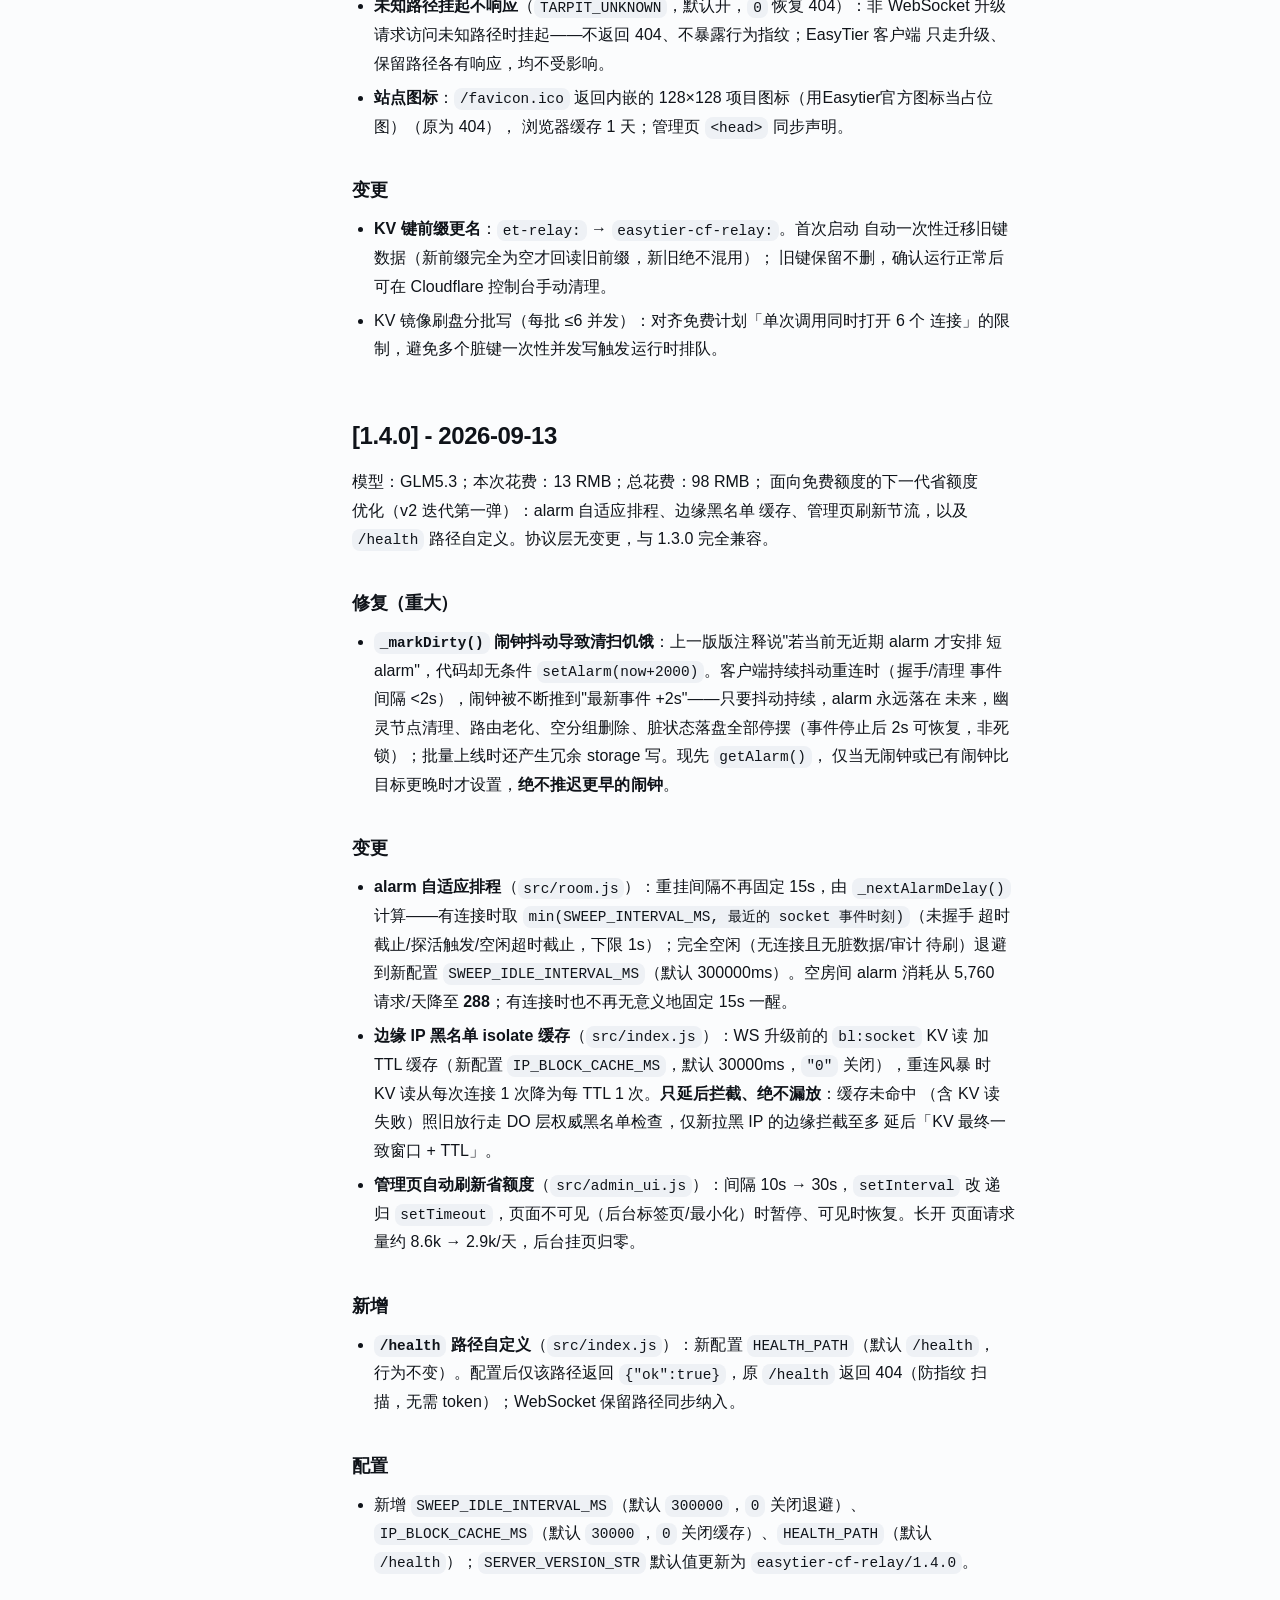
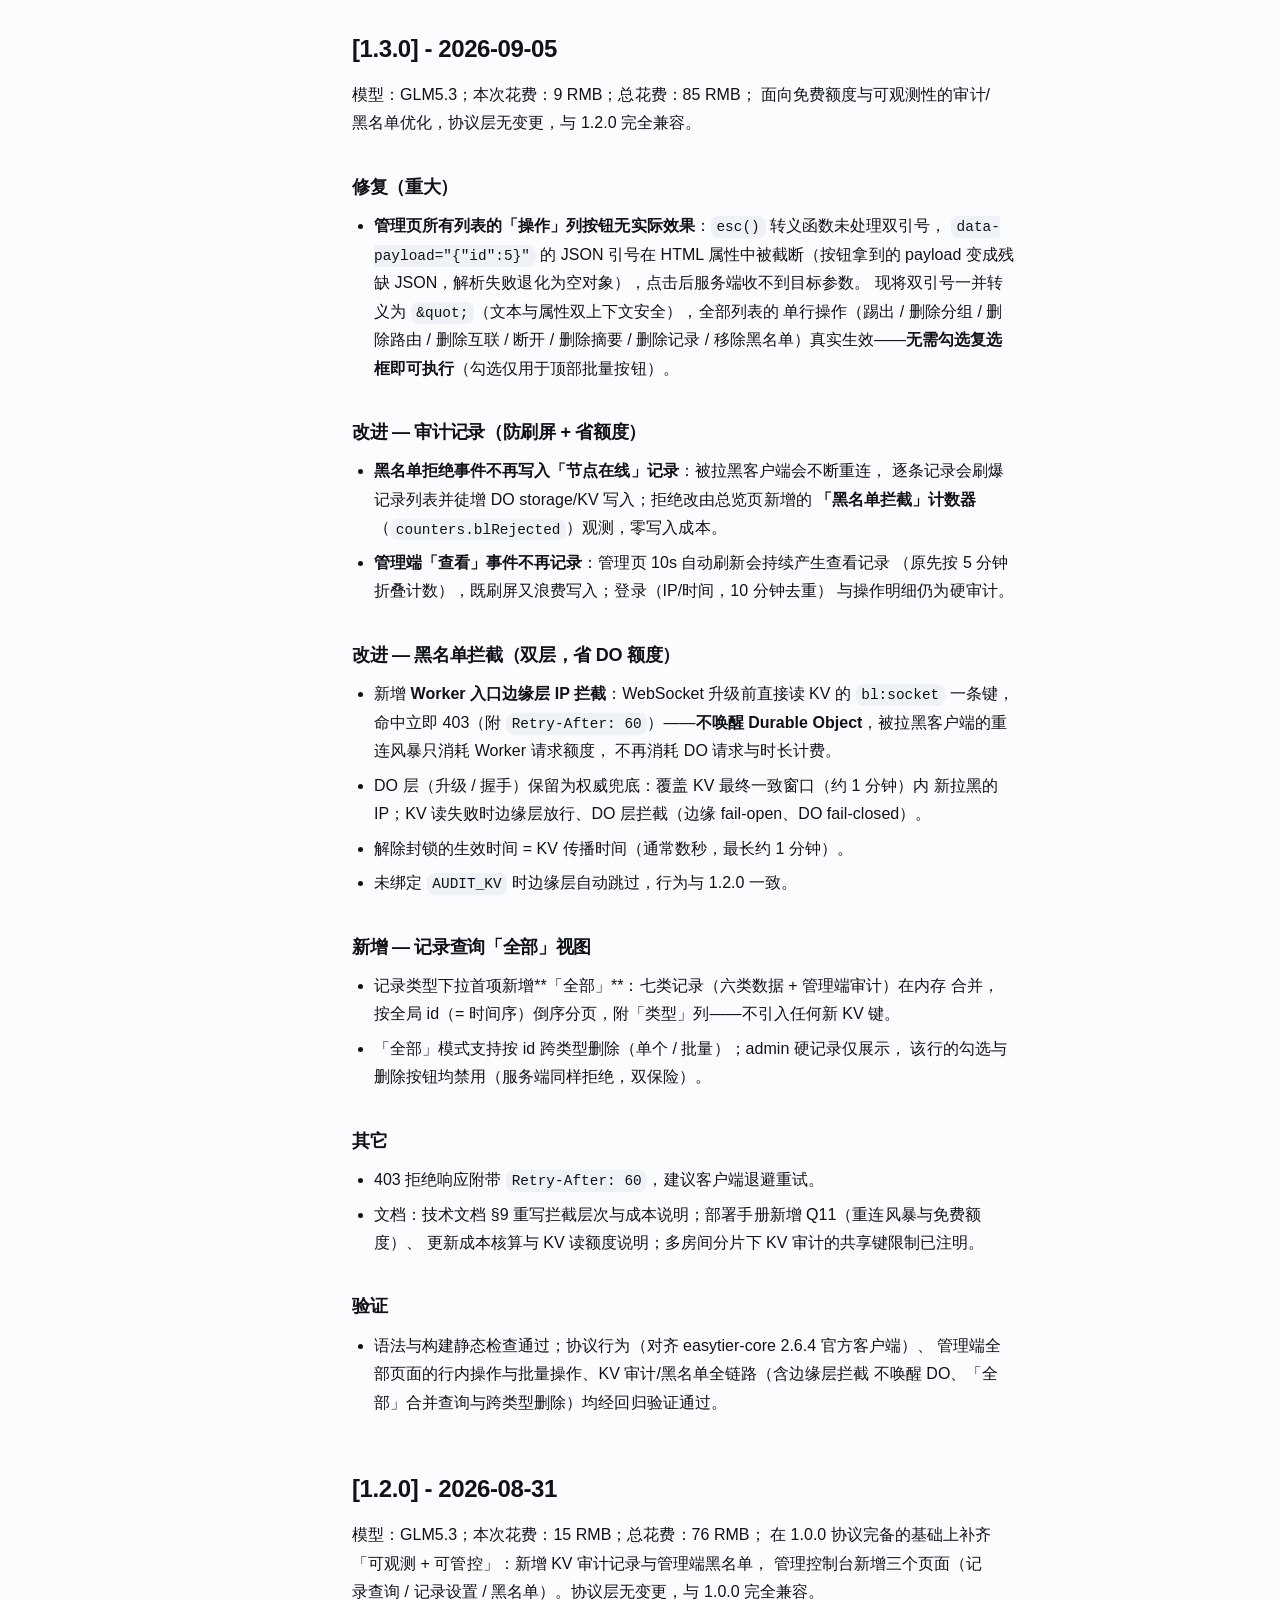
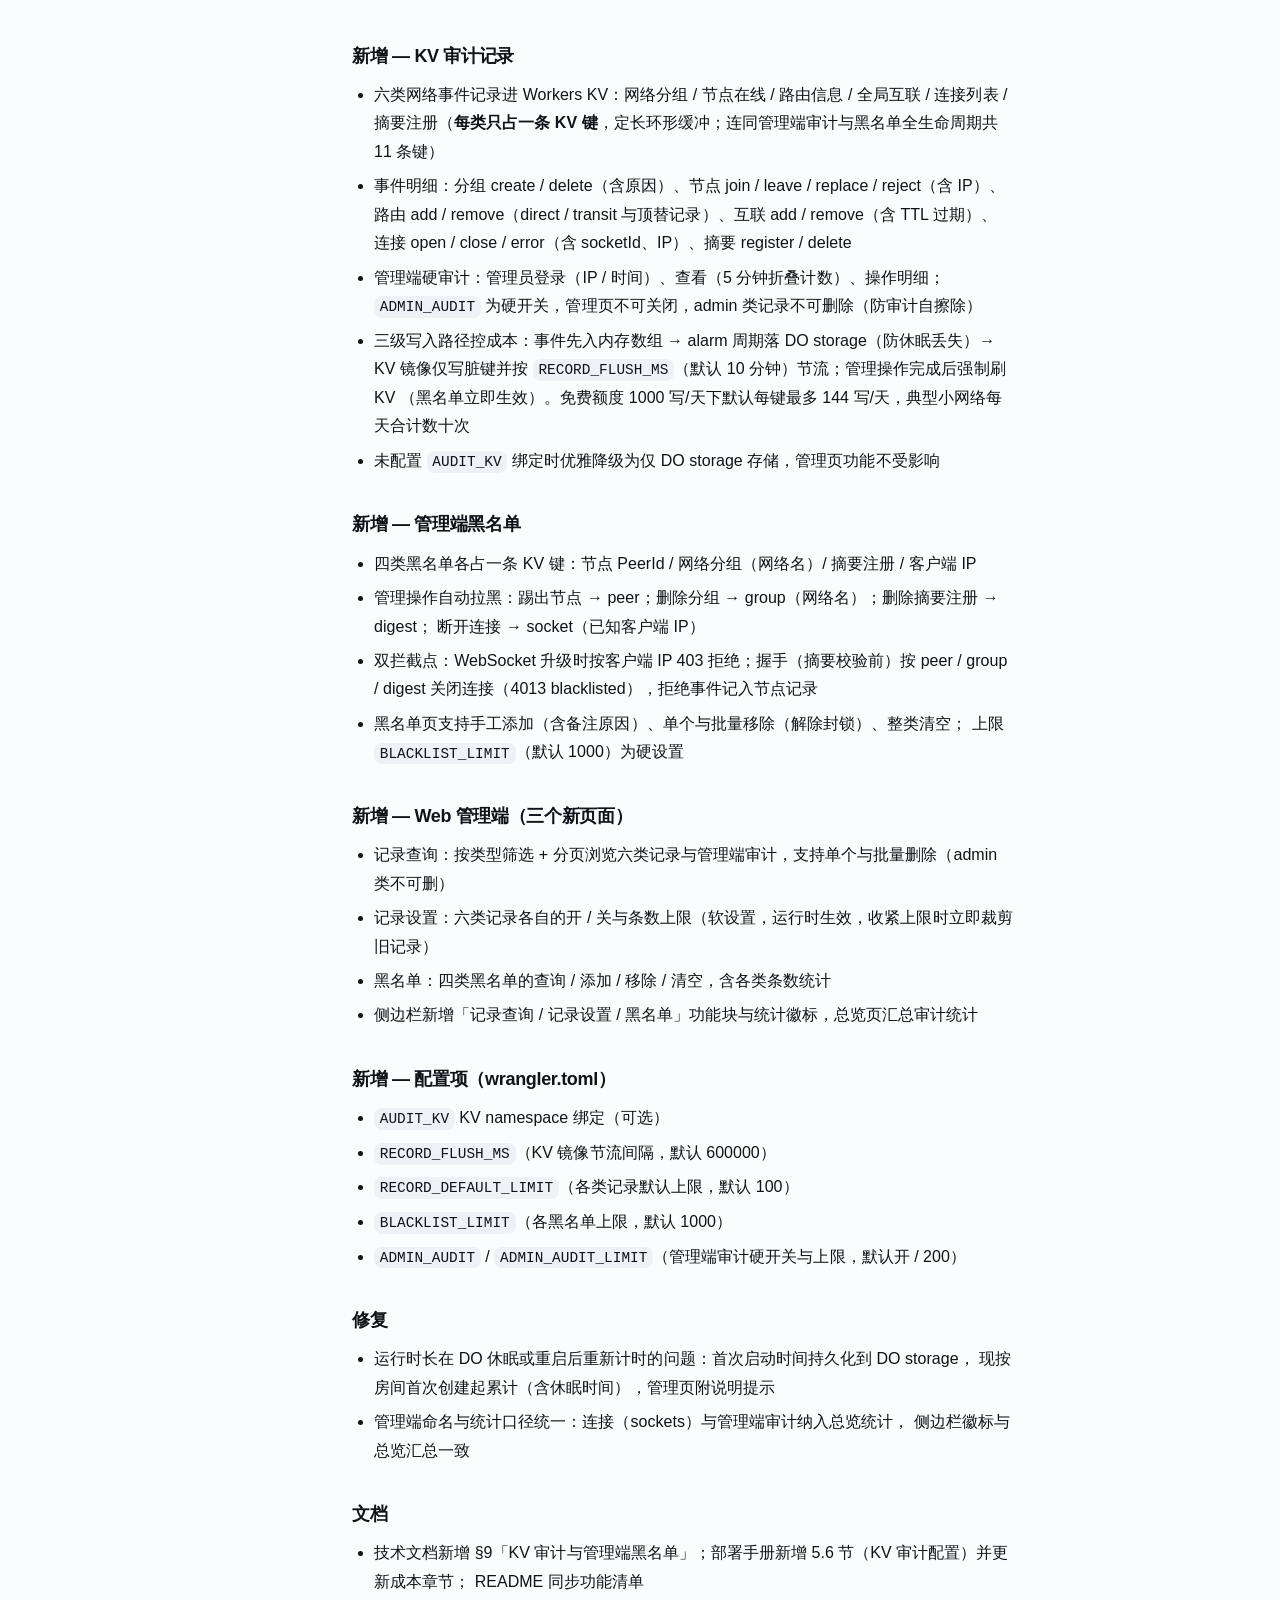
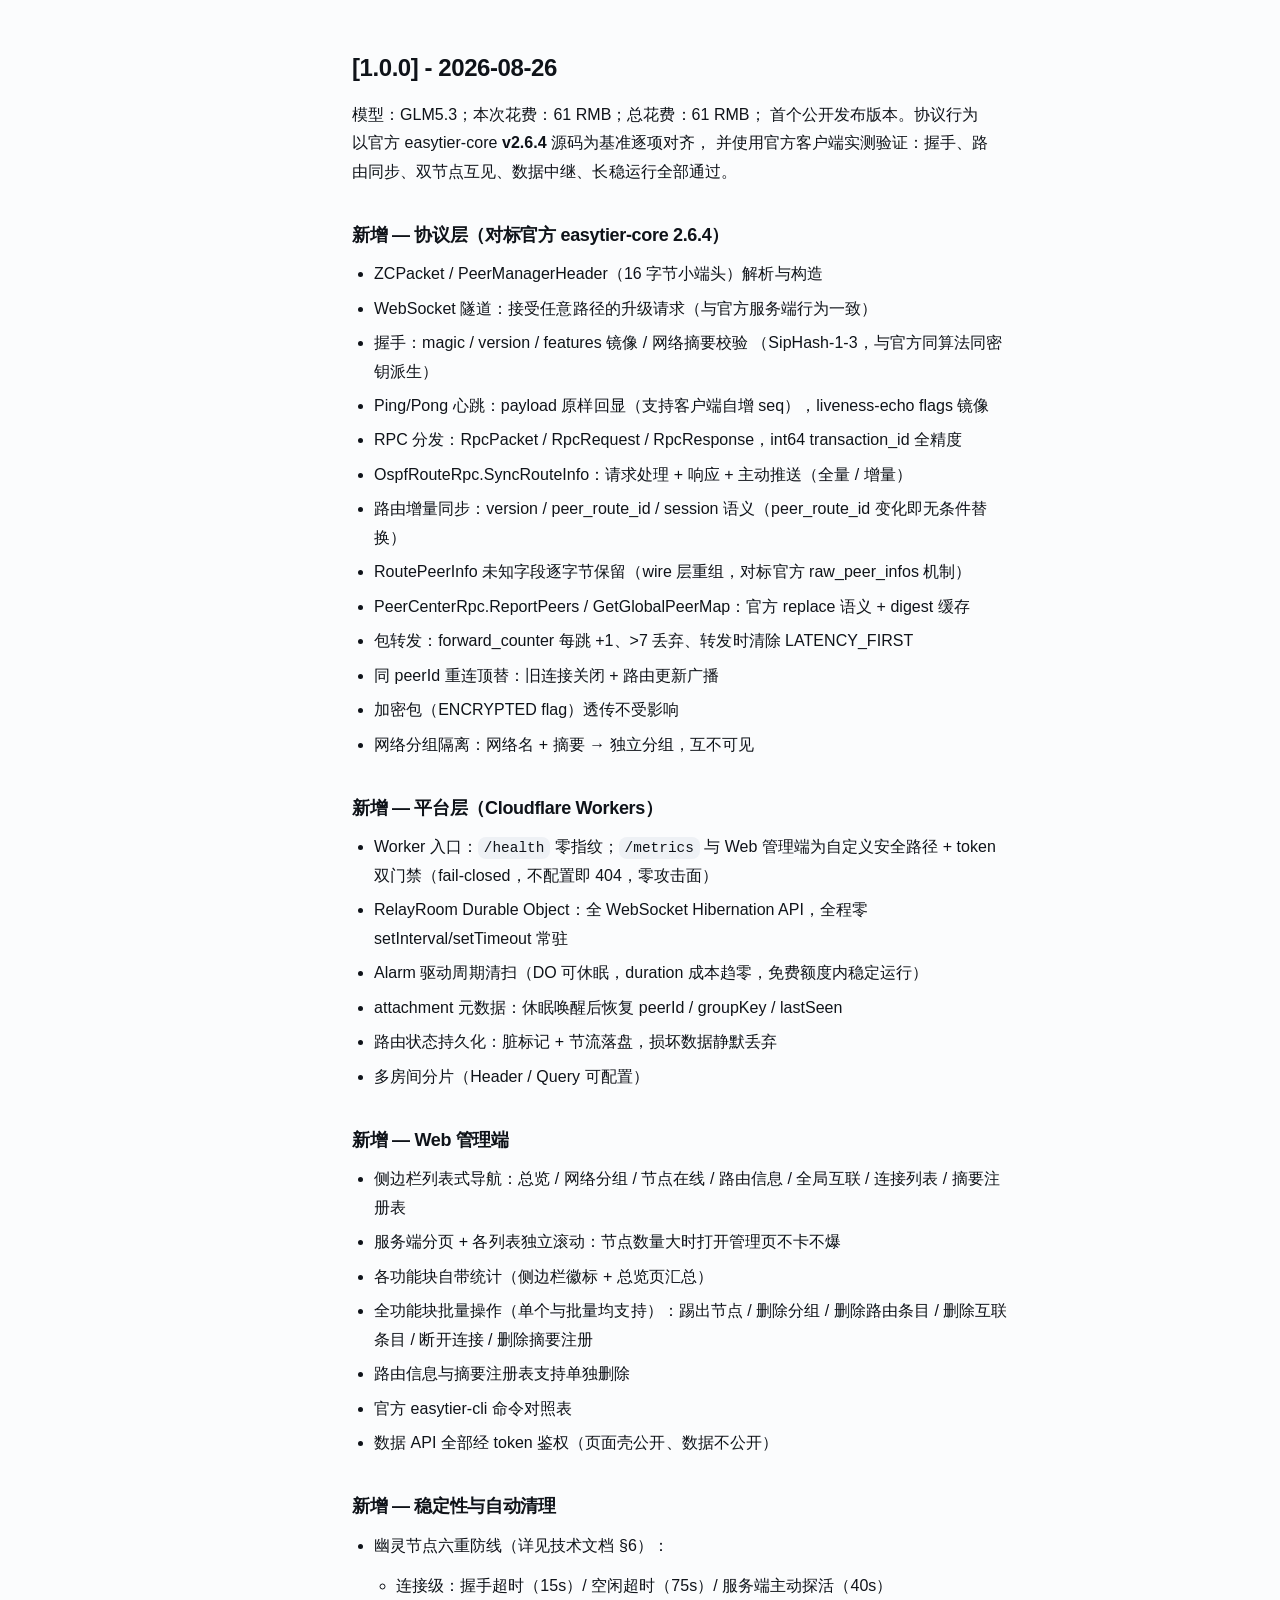
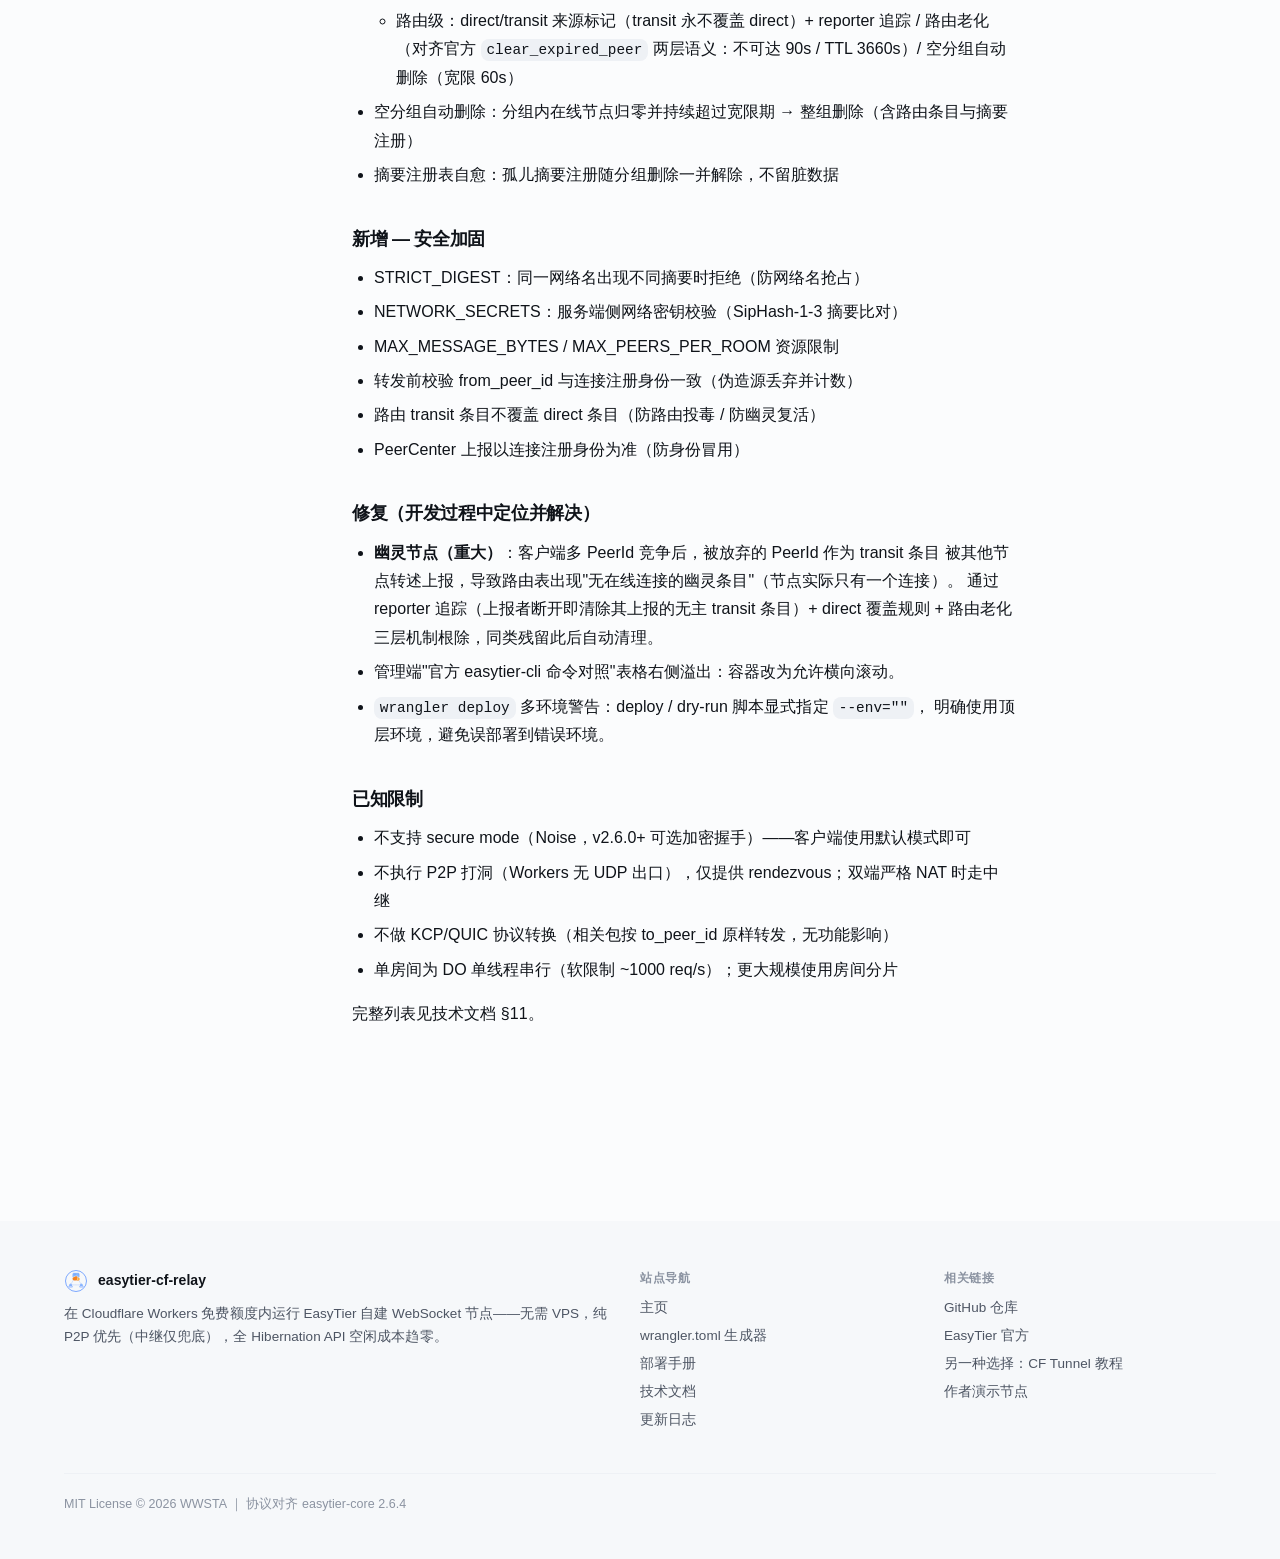
<file: changelog.html>
<!DOCTYPE html>
<html lang="zh-CN">
<head>
<meta charset="UTF-8">
<meta name="viewport" content="width=device-width, initial-scale=1">
<title>更新日志 — easytier-cf-relay</title>
<meta name="description" content="EasyTier Cloudflare Relay 各版本变更明细（v1.0.0 ~ v1.7.0），Keep a Changelog 格式。">
<link rel="icon" href="favicon.ico">
<link rel="icon" type="image/svg+xml" href="assets/logo.svg">
<script src="js/theme.js"></script>
<link rel="stylesheet" href="css/variables.css">
<link rel="stylesheet" href="css/base.css">
<link rel="stylesheet" href="css/components.css">
<link rel="stylesheet" href="css/layout.css">
<link rel="stylesheet" href="css/brand.css">
</head>
<body>

<header class="site-header">
  <div class="header-inner">
    <a class="brand" href="index.html">
      <img src="assets/logo.svg" alt="EasyTier CF Relay 图标" width="30" height="30">
      <span>easytier-cf-relay</span>
    </a>
    <nav class="site-nav" aria-label="站点导航">
        <a href="index.html">主页</a>
        <a href="generator.html">配置生成器</a>
        <details class="nav-dropdown">
        <summary class="active" aria-current="true">文档 <svg viewBox="0 0 12 12" width="12" height="12" fill="none" stroke="currentColor" stroke-width="1.5" stroke-linecap="round" stroke-linejoin="round" aria-hidden="true"><path d="M3 4.5 6 7.5l3-3"/></svg></summary>
        <div class="nav-dropdown-menu">
        <a href="deploy.html">部署手册</a>
        <a href="technical.html">技术文档</a>
        <a href="changelog.html" class="active" aria-current="page">更新日志</a>
        </div>
        </details>
    </nav>
    <div class="header-actions">
      <button class="icon-btn theme-toggle" type="button" data-theme-toggle aria-label="切换主题" title="切换主题">
        <svg class="icon-sun" viewBox="0 0 16 16" width="18" height="18" fill="currentColor" aria-hidden="true"><path d="M8 12a4 4 0 1 1 0-8 4 4 0 0 1 0 8Zm0-1.5a2.5 2.5 0 1 0 0-5 2.5 2.5 0 0 0 0 5ZM8 0a.75.75 0 0 1 .75.75v1.5a.75.75 0 0 1-1.5 0V.75A.75.75 0 0 1 8 0Zm0 13a.75.75 0 0 1 .75.75v1.5a.75.75 0 0 1-1.5 0v-1.5A.75.75 0 0 1 8 13ZM0 8a.75.75 0 0 1 .75-.75h1.5a.75.75 0 0 1 0 1.5H.75A.75.75 0 0 1 0 8Zm13 0a.75.75 0 0 1 .75-.75h1.5a.75.75 0 0 1 0 1.5h-1.5A.75.75 0 0 1 13 8Z"/><path d="M2.343 2.343a.75.75 0 0 1 1.06 0l1.061 1.06a.75.75 0 0 1-1.06 1.061l-1.06-1.06a.75.75 0 0 1 0-1.06Zm9.193 9.193a.75.75 0 0 1 1.06 0l1.061 1.06a.75.75 0 0 1-1.06 1.06l-1.061-1.06a.75.75 0 0 1 0-1.06ZM2.343 13.657a.75.75 0 0 1 0-1.06l1.06-1.061a.75.75 0 0 1 1.061 1.06l-1.06 1.061a.75.75 0 0 1-1.06 0Zm9.193-9.193a.75.75 0 0 1 0-1.06l1.06-1.061a.75.75 0 1 1 1.06 1.06l-1.06 1.061a.75.75 0 0 1-1.06 0Z"/></svg>
        <svg class="icon-moon" viewBox="0 0 16 16" width="18" height="18" fill="currentColor" aria-hidden="true"><path d="M12.63 2.75A7 7 0 1 0 12.63 13.25 5.5 5.5 0 1 1 12.63 2.75Z"/></svg>
      </button>
      <a class="btn btn-sm github-btn" href="https://github.com/WWSTA/easytier-cf-relay" target="_blank" rel="noopener noreferrer">
        <svg viewBox="0 0 16 16" width="16" height="16" fill="currentColor" aria-hidden="true"><path d="M8 0c4.42 0 8 3.58 8 8a8.013 8.013 0 0 1-5.45 7.59c-.4.08-.55-.17-.55-.38 0-.27.01-1.13.01-2.2 0-.75-.25-1.23-.54-1.48 1.78-.2 3.65-.88 3.65-3.95 0-.88-.31-1.59-.82-2.15.08-.2.36-1.02-.08-2.12 0 0-.67-.22-2.2.82-.64-.18-1.32-.27-2-.27-.68 0-1.36.09-2 .27-1.53-1.03-2.2-.82-2.2-.82-.44 1.1-.16 1.92-.08 2.12-.51.56-.82 1.28-.82 2.15 0 3.06 1.86 3.75 3.64 3.95-.23.2-.44.55-.51 1.07-.46.21-1.61.55-2.33-.66-.15-.24-.6-.83-1.23-.82-.67.01-.27.38.01.53.34.19.73.9.82 1.13.16.45.68 1.31 2.69.94 0 .67.01 1.3.01 1.49 0 .21-.15.45-.55.38A7.995 7.995 0 0 1 0 8c0-4.42 3.58-8 8-8Z"/></svg><span class="github-label">GitHub</span>
      </a>
      <button class="icon-btn nav-toggle" type="button" data-nav-toggle aria-label="展开导航" aria-expanded="false">
        <svg viewBox="0 0 16 16" width="18" height="18" fill="currentColor" aria-hidden="true"><path d="M1 2.75A.75.75 0 0 1 1.75 2h12.5a.75.75 0 0 1 0 1.5H1.75A.75.75 0 0 1 1 2.75Zm0 5A.75.75 0 0 1 1.75 7h12.5a.75.75 0 0 1 0 1.5H1.75A.75.75 0 0 1 1 7.75ZM1.75 12h12.5a.75.75 0 0 1 0 1.5H1.75a.75.75 0 0 1 0-1.5Z"/></svg>
      </button>
    </div>
  </div>
</header>

<div class="doc-layout">
  <aside class="doc-sidebar" aria-label="本页目录">
    <p class="toc-title">本页目录</p>
    <ul>
          <li class="toc-h2"><a href="#version-overview">版本一览</a></li>
          <li class="toc-h2"><a href="#170-2026-11-21">[1.7.0] - 2026-11-21</a></li>
          <li class="toc-h2 toc-extended"><a href="#162-2026-10-25">[1.6.2] - 2026-10-25</a></li>
          <li class="toc-h2 toc-extended"><a href="#161-2026-10-07">[1.6.1] - 2026-10-07</a></li>
          <li class="toc-h2 toc-extended"><a href="#160-2026-10-06">[1.6.0] - 2026-10-06</a></li>
          <li class="toc-h2 toc-extended"><a href="#150-2026-10-1">[1.5.0] - 2026-10-1</a></li>
          <li class="toc-h2 toc-extended"><a href="#142-2026-10-1">[1.4.2] - 2026-10-1</a></li>
          <li class="toc-h2 toc-extended"><a href="#141-2026-09-19">[1.4.1] - 2026-09-19</a></li>
          <li class="toc-h2 toc-extended"><a href="#140-2026-09-13">[1.4.0] - 2026-09-13</a></li>
          <li class="toc-h2 toc-extended"><a href="#130-2026-09-05">[1.3.0] - 2026-09-05</a></li>
          <li class="toc-h2 toc-extended"><a href="#120-2026-08-31">[1.2.0] - 2026-08-31</a></li>
          <li class="toc-h2 toc-extended"><a href="#100-2026-08-26">[1.0.0] - 2026-08-26</a></li>
    </ul>
  </aside>

  <main class="doc-article markdown-body">
    <div class="doc-toolbar">
      <div class="doc-meta">
        对应源文件 <code>easytier-cf-relay-release/docs/更新日志.md</code> ·
        <a href="https://github.com/WWSTA/easytier-cf-relay/blob/main/docs/%E6%9B%B4%E6%96%B0%E6%97%A5%E5%BF%97.md" target="_blank" rel="noopener noreferrer">在 GitHub 查看原文</a>
      </div>
      <div class="view-switch">
        <span>阅读模式</span>
        <div class="segmented" data-doc-view role="group" aria-label="阅读模式">
          <button type="button" data-view="full" class="active" aria-pressed="true">完整视图</button>
          <button type="button" data-view="refined" aria-pressed="false">精炼视图</button>
        </div>
      </div>
    </div>

<h1 id="更新日志" class="heading-anchor"><a class="anchor" href="#更新日志" aria-label="锚点链接"><svg viewBox="0 0 16 16" width="15" height="15" fill="currentColor" aria-hidden="true"><path d="m7.775 3.275a.75.75 0 0 0 1.06 1.06l1.25-1.25a2 2 0 1 1 2.83 2.83l-2.5 2.5a2 2 0 0 1-2.83 0 .75.75 0 0 0-1.06 1.06 3.5 3.5 0 0 0 4.95 0l2.5-2.5a3.5 3.5 0 0 0-4.95-4.95l-1.25 1.25Zm-4.69 9.64a2 2 0 0 1 0-2.83l2.5-2.5a2 2 0 0 1 2.83 0 .75.75 0 0 0 1.06-1.06 3.5 3.5 0 0 0-4.95 0l-2.5 2.5a3.5 3.5 0 0 0 4.95 4.95l1.25-1.25a.75.75 0 0 0-1.06-1.06l-1.25 1.25a2 2 0 0 1-2.83 0Z"/></svg></a>更新日志</h1>
<blockquote>
<p>本文件记录每个发布版本的变更。格式参考 <a href="https://keepachangelog.com/zh-CN/1.1.0/" target="_blank" rel="noopener noreferrer">Keep a Changelog</a>，
版本号遵循<a href="https://semver.org/lang/zh-CN/" target="_blank" rel="noopener noreferrer">语义化版本</a>。
变更背后的协议细节与设计依据见《<a href="technical.html">技术文档</a>》，
配置项与部署说明见《<a href="deploy.html">部署手册</a>》。</p>
</blockquote>


<h2 id="version-overview" class="heading-anchor"><a class="anchor" href="#version-overview" aria-label="锚点链接"><svg viewBox="0 0 16 16" width="15" height="15" fill="currentColor" aria-hidden="true"><path d="m7.775 3.275a.75.75 0 0 0 1.06 1.06l1.25-1.25a2 2 0 1 1 2.83 2.83l-2.5 2.5a2 2 0 0 1-2.83 0 .75.75 0 0 0-1.06 1.06 3.5 3.5 0 0 0 4.95 0l2.5-2.5a3.5 3.5 0 0 0-4.95-4.95l-1.25 1.25Zm-4.69 9.64a2 2 0 0 1 0-2.83l2.5-2.5a2 2 0 0 1 2.83 0 .75.75 0 0 0 1.06-1.06 3.5 3.5 0 0 0-4.95 0l-2.5 2.5a3.5 3.5 0 0 0 4.95 4.95l1.25-1.25a.75.75 0 0 0-1.06-1.06l-1.25 1.25a2 2 0 0 1-2.83 0Z"/></svg></a>版本一览</h2>

<div class="version-overview">
<div class="table-wrap">
<table>
<thead><tr><th>版本</th><th>日期</th><th>重点</th><th>花费</th></tr></thead>
<tbody>
<tr><td><span class="pill">v1.7.0</span></td><td>2026-11-21</td><td>上游回归与额度韧性：官方客户端 2.6.4–2.7.1 三版本实测闭环回归；修复大路由表与多跳组网协议缺陷；新增额度触顶优雅降级（shed）、限流违规自动临时拉黑、审计键多房间分片</td><td>—</td></tr>
<tr><td>v1.6.2</td><td>2026-10-17</td><td>质量修复：路由会话重置 / 状态重建 / 写回重试 / 管理页收起记忆 / NETWORK_SECRETS 告警；新增落盘降级指标与质量看护，配置与版本链统一为单一事实源</td><td>—</td></tr>
<tr><td>v1.6.1</td><td>2026-10-07</td><td>修复 v1.6.0 趋势图不显示数据（Analytics SQL API 适配 + 新增 <code>AE_DATASET</code>）与两处管理页界面问题，无协议与额度开销变更</td><td>—</td></tr>
<tr><td>v1.6.0</td><td>2026-10-06</td><td>观测升级（Prometheus 文本输出、账号级真实额度、Analytics Engine 趋势图）、管理端体验翻新与资源滥用防线加固</td><td>46 RMB</td></tr>
<tr><td>v1.5.0</td><td>2026-10-01</td><td>防护与观测：单连接消息速率限制、每分组节点上限、总览额度估算卡片、房间满重连修复</td><td>13 RMB</td></tr>
<tr><td>v1.4.2</td><td>2026-10-01</td><td>安全加固：修复发往服务端 RPC 未绑定连接身份的盲区、黑名单粒度细化、常数时间 token 比较</td><td>11 RMB</td></tr>
<tr><td>v1.4.1</td><td>2026-09-19</td><td>修复 DO 内部端点鉴权绕过；单 IP 并发限流、未知路径 tar pit、站点图标、KV 键前缀更名</td><td>15 RMB</td></tr>
<tr><td>v1.4.0</td><td>2026-09-13</td><td>省额度优化：alarm 自适应排程、边缘黑名单缓存、管理页刷新节流、<code>/health</code> 路径自定义</td><td>13 RMB</td></tr>
<tr><td>v1.3.0</td><td>2026-09-05</td><td>管理页行内操作修复；记录/黑名单防刷屏；Worker 边缘层 IP 拦截不唤醒 DO</td><td>9 RMB</td></tr>
<tr><td>v1.2.0</td><td>2026-08-31</td><td>KV 审计（六类记录，每类一条键）+ 管理端黑名单 + 三个新管理页面</td><td>15 RMB</td></tr>
<tr><td>v1.0.0</td><td>2026-08-26</td><td>首个公开版本：协议全面对齐 easytier-core 2.6.4、全 Hibernation、Web 管理端、幽灵节点六重防线</td><td>61 RMB</td></tr>
</tbody>
</table>
</div>
</div>

<section class="doc-sec" id="170-2026-11-21-sec">
<h2 id="170-2026-11-21" class="heading-anchor"><a class="anchor" href="#170-2026-11-21" aria-label="锚点链接"><svg viewBox="0 0 16 16" width="15" height="15" fill="currentColor" aria-hidden="true"><path d="m7.775 3.275a.75.75 0 0 0 1.06 1.06l1.25-1.25a2 2 0 1 1 2.83 2.83l-2.5 2.5a2 2 0 0 1-2.83 0 .75.75 0 0 0-1.06 1.06 3.5 3.5 0 0 0 4.95 0l2.5-2.5a3.5 3.5 0 0 0-4.95-4.95l-1.25 1.25Zm-4.69 9.64a2 2 0 0 1 0-2.83l2.5-2.5a2 2 0 0 1 2.83 0 .75.75 0 0 0 1.06-1.06 3.5 3.5 0 0 0-4.95 0l-2.5 2.5a3.5 3.5 0 0 0 4.95 4.95l1.25-1.25a.75.75 0 0 0-1.06-1.06l-1.25 1.25a2 2 0 0 1-2.83 0Z"/></svg></a>[1.7.0] - 2026-11-21</h2>
<p>上游回归与额度韧性版本：以官方客户端 2.6.4 / 2.7.0 / 2.7.1 三版本探针实测闭环
回归（握手 / 路由同步 / 双端互见 / OSPF 补同步 / 大路由表分片重组全部通过），
修复大路由表网络与多跳接入的两类协议缺陷，新增免费额度触顶前的优雅降级与
限流违规自动临时拉黑，审计键支持多房间分片，并补齐一键测试编排。全部变更
对免费额度零新增常态消耗（异常态有量化上限）。</p>
<h3 id="新增" class="heading-anchor"><a class="anchor" href="#新增" aria-label="锚点链接"><svg viewBox="0 0 16 16" width="15" height="15" fill="currentColor" aria-hidden="true"><path d="m7.775 3.275a.75.75 0 0 0 1.06 1.06l1.25-1.25a2 2 0 1 1 2.83 2.83l-2.5 2.5a2 2 0 0 1-2.83 0 .75.75 0 0 0-1.06 1.06 3.5 3.5 0 0 0 4.95 0l2.5-2.5a3.5 3.5 0 0 0-4.95-4.95l-1.25 1.25Zm-4.69 9.64a2 2 0 0 1 0-2.83l2.5-2.5a2 2 0 0 1 2.83 0 .75.75 0 0 0 1.06-1.06 3.5 3.5 0 0 0-4.95 0l-2.5 2.5a3.5 3.5 0 0 0 4.95 4.95l1.25-1.25a.75.75 0 0 0-1.06-1.06l-1.25 1.25a2 2 0 0 1-2.83 0Z"/></svg></a>新增</h3>
<ul>
<li><strong>大路由表官方客户端修复（RPC 分片重组）</strong>：官方客户端对超过 ~1260 字节的 RPC 自动分片，此前本端不重组——路由条目较多的网络同步全部失败（“握手成功但看不到节点”的一类成因）。现按官方 PacketMerger 语义收齐重组，并设片数 / 字节 / 事务数三重上限防滥用。</li>
<li><strong>多跳转发</strong>：经父节点接入的子节点，其发往服务端与组内的消息不再被源身份校验误丢（冒充中继自身与直连冒名仍硬拒）；响应沿到达连接原路返回。</li>
<li><strong>额度耗尽前的优雅降级（shed）</strong>：账号 Worker 请求用量 ≥90% 时新连接被 429 拒绝（已建立的会话不受影响，运行到当日 UTC 复位），用量回落后自动恢复；管理页额度卡可见并可手动清除。未配置凭据的部署回退为服务端自计数粗估。</li>
<li><strong>限流违规自动临时拉黑</strong>：单 IP 10 分钟内 ≥5 次速率限流断开即自动加入黑名单（黑名单页可一键解除，解除后清观察窗重新计数）。</li>
</ul>
<h3 id="修复" class="heading-anchor"><a class="anchor" href="#修复" aria-label="锚点链接"><svg viewBox="0 0 16 16" width="15" height="15" fill="currentColor" aria-hidden="true"><path d="m7.775 3.275a.75.75 0 0 0 1.06 1.06l1.25-1.25a2 2 0 1 1 2.83 2.83l-2.5 2.5a2 2 0 0 1-2.83 0 .75.75 0 0 0-1.06 1.06 3.5 3.5 0 0 0 4.95 0l2.5-2.5a3.5 3.5 0 0 0-4.95-4.95l-1.25 1.25Zm-4.69 9.64a2 2 0 0 1 0-2.83l2.5-2.5a2 2 0 0 1 2.83 0 .75.75 0 0 0 1.06-1.06 3.5 3.5 0 0 0-4.95 0l-2.5 2.5a3.5 3.5 0 0 0 4.95 4.95l1.25-1.25a.75.75 0 0 0-1.06-1.06l-1.25 1.25a2 2 0 0 1-2.83 0Z"/></svg></a>修复</h3>
<ul>
<li><strong>liveness 探针回显</strong>：对官方 liveness-echo 探针按官方语义回显 token（此前镜像标志位但缺失 token，探针方无法确认）；探针标记不再随转发传播。</li>
<li><strong>审计存储降级恢复</strong>：KV 恢复失败的重试现在同样覆盖记录类（此前仅黑名单）；首个事件即连接关闭/告警时不会再以未恢复的数据覆盖既有审计。</li>
</ul>
<h3 id="变更" class="heading-anchor"><a class="anchor" href="#变更" aria-label="锚点链接"><svg viewBox="0 0 16 16" width="15" height="15" fill="currentColor" aria-hidden="true"><path d="m7.775 3.275a.75.75 0 0 0 1.06 1.06l1.25-1.25a2 2 0 1 1 2.83 2.83l-2.5 2.5a2 2 0 0 1-2.83 0 .75.75 0 0 0-1.06 1.06 3.5 3.5 0 0 0 4.95 0l2.5-2.5a3.5 3.5 0 0 0-4.95-4.95l-1.25 1.25Zm-4.69 9.64a2 2 0 0 1 0-2.83l2.5-2.5a2 2 0 0 1 2.83 0 .75.75 0 0 0 1.06-1.06 3.5 3.5 0 0 0-4.95 0l-2.5 2.5a3.5 3.5 0 0 0 4.95 4.95l1.25-1.25a.75.75 0 0 0-1.06-1.06l-1.25 1.25a2 2 0 0 1-2.83 0Z"/></svg></a>变更</h3>
<ul>
<li>审计 KV 记录键带房间段（<code>&lt;room&gt;:rec:*</code>，未分片部署为 <code>global</code>；旧键自动迁移，无需操作），支持多房间分片部署互不串键；黑名单键保持全局。</li>
<li><code>/metrics</code> 指标扩至 35 个（新增自动拉黑 / 转发放行 / 额度降级 / 今日断开 / KV 写失败与预算跳过等）；管理页统计卡与额度卡同步。</li>
<li>protobuf 生成脚本输出源 commit 与输入摘要，协议来源可复现；文档版本基线与日期口径统一。</li>
<li>部署手册新增 FAQ：额度耗尽（Error 1027）、IPv6 客户端接入、WAF 限速模板。</li>
</ul>

</section>

<section class="doc-sec sec-extended" id="162-2026-10-25-sec">
<h2 id="162-2026-10-25" class="heading-anchor"><a class="anchor" href="#162-2026-10-25" aria-label="锚点链接"><svg viewBox="0 0 16 16" width="15" height="15" fill="currentColor" aria-hidden="true"><path d="m7.775 3.275a.75.75 0 0 0 1.06 1.06l1.25-1.25a2 2 0 1 1 2.83 2.83l-2.5 2.5a2 2 0 0 1-2.83 0 .75.75 0 0 0-1.06 1.06 3.5 3.5 0 0 0 4.95 0l2.5-2.5a3.5 3.5 0 0 0-4.95-4.95l-1.25 1.25Zm-4.69 9.64a2 2 0 0 1 0-2.83l2.5-2.5a2 2 0 0 1 2.83 0 .75.75 0 0 0 1.06-1.06 3.5 3.5 0 0 0-4.95 0l-2.5 2.5a3.5 3.5 0 0 0 4.95 4.95l1.25-1.25a.75.75 0 0 0-1.06-1.06l-1.25 1.25a2 2 0 0 1-2.83 0Z"/></svg></a>[1.6.2] - 2026-10-25</h2>
<p>质量修复版本：修复五处正确性/体验缺陷，补齐一处可观测指标，并把配置默认
值与版本链统一到单一事实源、新增自动化看护。无协议变更，全部修复对免费
额度（CPU / DO / KV / AE）零新增常态消耗。</p>
<h3 id="修复-2" class="heading-anchor"><a class="anchor" href="#修复-2" aria-label="锚点链接"><svg viewBox="0 0 16 16" width="15" height="15" fill="currentColor" aria-hidden="true"><path d="m7.775 3.275a.75.75 0 0 0 1.06 1.06l1.25-1.25a2 2 0 1 1 2.83 2.83l-2.5 2.5a2 2 0 0 1-2.83 0 .75.75 0 0 0-1.06 1.06 3.5 3.5 0 0 0 4.95 0l2.5-2.5a3.5 3.5 0 0 0-4.95-4.95l-1.25 1.25Zm-4.69 9.64a2 2 0 0 1 0-2.83l2.5-2.5a2 2 0 0 1 2.83 0 .75.75 0 0 0 1.06-1.06 3.5 3.5 0 0 0-4.95 0l-2.5 2.5a3.5 3.5 0 0 0 4.95 4.95l1.25-1.25a.75.75 0 0 0-1.06-1.06l-1.25 1.25a2 2 0 0 1-2.83 0Z"/></svg></a>修复</h3>
<ul>
<li><strong>客户端路由会话重启后可能收不到已同步路由</strong>：客户端不断线重开会话时，
服务端只更新会话标识而未同步重置增量推送状态，重启后重新入网的节点可能
收不到已发送过版本的路由与连通位图，直至版本自然变化。两条会话更新路径
现统一重置语义。</li>
<li><strong>持久化数据损坏时误清空洞内存活连接</strong>：DO 状态损坏触发重建时，会把休眠
唤醒已恢复的在线连接一并清除——这些连接因已完成握手无法重新入网，成为
收不到转发的「僵尸连接」，直至客户端自断重连。现仅丢弃损坏的持久化数据、
保留存活连接，且启动日志会记录载入失败原因。</li>
<li><strong>状态写回连续降级失败后丢失重试机会</strong>：落盘三档降级全部失败时脏标记被
提前复位，该批状态要到下一次成员变化才会再尝试写回；现仅在写回成功后复位。</li>
<li><strong>管理页卡片收起状态不记忆</strong>：收起状态此前只写不读，30 秒自动刷新或重载
后所有卡片重新展开；现在刷新与重载后保持收起。</li>
<li><strong>NETWORK_SECRETS 配置写错被静默忽略</strong>：该变量不是合法 JSON 对象时，网络
密钥校验悄然失效且无任何提示；现启动日志明确告警。</li>
</ul>
<h3 id="变更-2" class="heading-anchor"><a class="anchor" href="#变更-2" aria-label="锚点链接"><svg viewBox="0 0 16 16" width="15" height="15" fill="currentColor" aria-hidden="true"><path d="m7.775 3.275a.75.75 0 0 0 1.06 1.06l1.25-1.25a2 2 0 1 1 2.83 2.83l-2.5 2.5a2 2 0 0 1-2.83 0 .75.75 0 0 0-1.06 1.06 3.5 3.5 0 0 0 4.95 0l2.5-2.5a3.5 3.5 0 0 0-4.95-4.95l-1.25 1.25Zm-4.69 9.64a2 2 0 0 1 0-2.83l2.5-2.5a2 2 0 0 1 2.83 0 .75.75 0 0 0 1.06-1.06 3.5 3.5 0 0 0-4.95 0l-2.5 2.5a3.5 3.5 0 0 0 4.95 4.95l1.25-1.25a.75.75 0 0 0-1.06-1.06l-1.25 1.25a2 2 0 0 1-2.83 0Z"/></svg></a>变更</h3>
<ul>
<li>统计卡与 <code>/metrics</code> 新增落盘降级计数 <code>easytier_flush_degraded_total</code>
（观测状态写回是否触发降级重试）。</li>
<li>配置默认值、WebSocket close code、分页状态与统计接口的配置视图统一到
单一事实源（constants 导出）。</li>
</ul>

</section>

<section class="doc-sec sec-extended" id="161-2026-10-07-sec">
<h2 id="161-2026-10-07" class="heading-anchor"><a class="anchor" href="#161-2026-10-07" aria-label="锚点链接"><svg viewBox="0 0 16 16" width="15" height="15" fill="currentColor" aria-hidden="true"><path d="m7.775 3.275a.75.75 0 0 0 1.06 1.06l1.25-1.25a2 2 0 1 1 2.83 2.83l-2.5 2.5a2 2 0 0 1-2.83 0 .75.75 0 0 0-1.06 1.06 3.5 3.5 0 0 0 4.95 0l2.5-2.5a3.5 3.5 0 0 0-4.95-4.95l-1.25 1.25Zm-4.69 9.64a2 2 0 0 1 0-2.83l2.5-2.5a2 2 0 0 1 2.83 0 .75.75 0 0 0 1.06-1.06 3.5 3.5 0 0 0-4.95 0l-2.5 2.5a3.5 3.5 0 0 0 4.95 4.95l1.25-1.25a.75.75 0 0 0-1.06-1.06l-1.25 1.25a2 2 0 0 1-2.83 0Z"/></svg></a>[1.6.1] - 2026-10-07</h2>
<p>修复版本：修复 v1.6.0 趋势图不显示数据的问题与两处管理页界面问题，无协议
与免费额度开销变更。</p>
<h3 id="修复-3" class="heading-anchor"><a class="anchor" href="#修复-3" aria-label="锚点链接"><svg viewBox="0 0 16 16" width="15" height="15" fill="currentColor" aria-hidden="true"><path d="m7.775 3.275a.75.75 0 0 0 1.06 1.06l1.25-1.25a2 2 0 1 1 2.83 2.83l-2.5 2.5a2 2 0 0 1-2.83 0 .75.75 0 0 0-1.06 1.06 3.5 3.5 0 0 0 4.95 0l2.5-2.5a3.5 3.5 0 0 0-4.95-4.95l-1.25 1.25Zm-4.69 9.64a2 2 0 0 1 0-2.83l2.5-2.5a2 2 0 0 1 2.83 0 .75.75 0 0 0 1.06-1.06 3.5 3.5 0 0 0-4.95 0l-2.5 2.5a3.5 3.5 0 0 0 4.95 4.95l1.25-1.25a.75.75 0 0 0-1.06-1.06l-1.25 1.25a2 2 0 0 1-2.83 0Z"/></svg></a>修复</h3>
<ul>
<li><strong>趋势图无数据</strong>（v1.6.0 遗留）：趋势查询适配 Cloudflare Analytics SQL API
（显式 <code>FORMAT JSON</code>、按列名解析、schema 限定名 + accountTag 过滤按数据集
名自适应），新增 <code>AE_DATASET</code> 配置使数据集名与 <code>AE</code> 绑定的 <code>dataset</code> 对齐
（wrangler 省略 <code>dataset</code> 时默认取 Worker 名）；横轴时间全部相同、悬停无
提示一并修复。</li>
<li><strong>额度卡遮挡</strong>：额度卡异步切至真实数据后自动重排瀑布流，不再被同列下方
卡片遮挡。</li>
</ul>

</section>

<section class="doc-sec sec-extended" id="160-2026-10-06-sec">
<h2 id="160-2026-10-06" class="heading-anchor"><a class="anchor" href="#160-2026-10-06" aria-label="锚点链接"><svg viewBox="0 0 16 16" width="15" height="15" fill="currentColor" aria-hidden="true"><path d="m7.775 3.275a.75.75 0 0 0 1.06 1.06l1.25-1.25a2 2 0 1 1 2.83 2.83l-2.5 2.5a2 2 0 0 1-2.83 0 .75.75 0 0 0-1.06 1.06 3.5 3.5 0 0 0 4.95 0l2.5-2.5a3.5 3.5 0 0 0-4.95-4.95l-1.25 1.25Zm-4.69 9.64a2 2 0 0 1 0-2.83l2.5-2.5a2 2 0 0 1 2.83 0 .75.75 0 0 0 1.06-1.06 3.5 3.5 0 0 0-4.95 0l-2.5 2.5a3.5 3.5 0 0 0 4.95 4.95l1.25-1.25a.75.75 0 0 0-1.06-1.06l-1.25 1.25a2 2 0 0 1-2.83 0Z"/></svg></a>[1.6.0] - 2026-10-06</h2>
<p>大花费，大升级（当然token找免费米饭或者报销，用花费量换算）
模型：GLM5.3-Flash/Deepseek-v4.1-Flash；本次花费：46 RMB；总花费：183 RMB；
数据与体验版本：观测升级（Prometheus 文本输出、账号级真实额度、Analytics Engine
趋势图）、管理端体验翻新与资源滥用防线加固。全部新能力均为可选或纯增量，
未配置任何新项时行为与 1.5.0 一致。</p>
<h3 id="修复与安全加固" class="heading-anchor"><a class="anchor" href="#修复与安全加固" aria-label="锚点链接"><svg viewBox="0 0 16 16" width="15" height="15" fill="currentColor" aria-hidden="true"><path d="m7.775 3.275a.75.75 0 0 0 1.06 1.06l1.25-1.25a2 2 0 1 1 2.83 2.83l-2.5 2.5a2 2 0 0 1-2.83 0 .75.75 0 0 0-1.06 1.06 3.5 3.5 0 0 0 4.95 0l2.5-2.5a3.5 3.5 0 0 0-4.95-4.95l-1.25 1.25Zm-4.69 9.64a2 2 0 0 1 0-2.83l2.5-2.5a2 2 0 0 1 2.83 0 .75.75 0 0 0 1.06-1.06 3.5 3.5 0 0 0-4.95 0l-2.5 2.5a3.5 3.5 0 0 0 4.95 4.95l1.25-1.25a.75.75 0 0 0-1.06-1.06l-1.25 1.25a2 2 0 0 1-2.83 0Z"/></svg></a>修复与安全加固</h3>
<p>外部安全审查驱动的资源滥用防线：路由同步单帧条目数 / 单条体积 / 分组条目
总量 / 互联上报体积多维上限，全量互联响应与会话重推加每连接频率冷却，
落盘超预算自动降级——全部为处理途中同步检查，全部 env 可配置（0 = 关闭）。
正常使用零配置、官方客户端无感、免费额度零开销；被滥用时防御侧近乎零消耗，
总览页新增对应拦截计数。另含：</p>
<ul>
<li>出站单帧与入站同一上限（默认 128KB），异常状态不再产出超大帧；</li>
<li>管理页拒绝 iframe 嵌套，管理 API 响应禁缓存；</li>
<li>同网络名出现不同摘要（抢占 / 嗅探）时记录 <code>squat-suspect</code> 事件（含来源
IP，去重节流），管理端可见可处置；解锁路径不变（配置 <code>NETWORK_SECRETS</code>）；</li>
<li>同 peerId 重连顶替后立即恢复正常收发（修复旧版可能误删新连接注册的缺陷）；</li>
<li>空网络名 / 超长网络名握手拒绝；入站帧按协议头长度严格解析；</li>
<li>服务端随机标识改用安全随机源；生产建议 <code>npx wrangler secret put ADMIN_TOKEN</code> 注入管理端 token（与 CF_API_TOKEN 同模式）。</li>
</ul>
<h3 id="新增-2" class="heading-anchor"><a class="anchor" href="#新增-2" aria-label="锚点链接"><svg viewBox="0 0 16 16" width="15" height="15" fill="currentColor" aria-hidden="true"><path d="m7.775 3.275a.75.75 0 0 0 1.06 1.06l1.25-1.25a2 2 0 1 1 2.83 2.83l-2.5 2.5a2 2 0 0 1-2.83 0 .75.75 0 0 0-1.06 1.06 3.5 3.5 0 0 0 4.95 0l2.5-2.5a3.5 3.5 0 0 0-4.95-4.95l-1.25 1.25Zm-4.69 9.64a2 2 0 0 1 0-2.83l2.5-2.5a2 2 0 0 1 2.83 0 .75.75 0 0 0 1.06-1.06 3.5 3.5 0 0 0-4.95 0l-2.5 2.5a3.5 3.5 0 0 0 4.95 4.95l1.25-1.25a.75.75 0 0 0-1.06-1.06l-1.25 1.25a2 2 0 0 1-2.83 0Z"/></svg></a>新增</h3>
<ul>
<li><strong>Prometheus 文本输出</strong>（<code>/metrics?format=prometheus</code>）：25 个 <code>easytier_</code>
命名空间指标（无 label 防高基数），可被 promtool / Grafana / 自托管
Prometheus 直接抓取；默认 JSON 输出不变。</li>
<li><strong>账号级真实额度</strong>（可选配置 <code>CF_ACCOUNT_ID</code> + <code>CF_API_TOKEN</code> + 可选
<code>CF_SCRIPT_NAME</code>）：总览「额度观测」卡切换为 Cloudflare 账号级真实请求数
（GraphQL Analytics API，按小时桶聚合，大流量日不低估；服务端缓存 5 分钟），
含进度条 / 占比 / 距额度重置倒计时；未配置或查询失败自动回退自观测估算。
API Token 必须 <code>wrangler secret put</code> 注入（最小权限 Account Analytics:
Read，可随时吊销），只在服务端使用，绝不下发浏览器 / 日志 / 审计。</li>
<li><strong>Analytics Engine 趋势图</strong>（可选绑定 <code>AE</code>）：总览新增「趋势」卡，近 24h /
7 天在线节点与收包速率折线（纯 SVG，零图表库）；打点不占用 100k 请求
额度，未绑定 AE 时静默跳过。</li>
<li><strong>审计数据最小化</strong>（可选配置）：<code>AUDIT_IP_MASK</code>（默认关）记录时对客户端
IP 打码；<code>AUDIT_RETENTION_DAYS</code>（默认 0 = 不限）alarm 每小时清理过期
记录（管理端硬审计豁免）。</li>
</ul>
<h3 id="变更-3" class="heading-anchor"><a class="anchor" href="#变更-3" aria-label="锚点链接"><svg viewBox="0 0 16 16" width="15" height="15" fill="currentColor" aria-hidden="true"><path d="m7.775 3.275a.75.75 0 0 0 1.06 1.06l1.25-1.25a2 2 0 1 1 2.83 2.83l-2.5 2.5a2 2 0 0 1-2.83 0 .75.75 0 0 0-1.06 1.06 3.5 3.5 0 0 0 4.95 0l2.5-2.5a3.5 3.5 0 0 0-4.95-4.95l-1.25 1.25Zm-4.69 9.64a2 2 0 0 1 0-2.83l2.5-2.5a2 2 0 0 1 2.83 0 .75.75 0 0 0 1.06-1.06 3.5 3.5 0 0 0-4.95 0l-2.5 2.5a3.5 3.5 0 0 0 4.95 4.95l1.25-1.25a.75.75 0 0 0-1.06-1.06l-1.25 1.25a2 2 0 0 1-2.83 0Z"/></svg></a>变更</h3>
<ul>
<li><strong>管理端视觉翻新</strong>：白色浅色默认 + 明暗 / 主色 / 圆角可定制（侧栏设置
弹层，记忆在浏览器本地）；侧栏可收缩，移动端专项优化；总览重构为瀑布流
（趋势卡全宽固定顶部，其余卡片可逐卡收起与显隐）；「官方命令对照 +
术语速查 + 链接」移入侧栏帮助抽屉。</li>
<li><strong>管理端自动刷新重构</strong>：修复反复切换刷新间隔 / 页面前后台后同一时刻多次
请求的倍发问题；页面不可见按轮跳过、恢复后续跑；顶栏勾选改为与设置档位
双向联动的快捷开关。</li>
<li>修复三处管理页遗留问题：节点在线 / 路由信息 / 全局互联三页 0 分组时分组
过滤下拉无限请求 /api/state 的潜伏 bug；设置弹层板块开关未按存储回填；
初始化预填圆点令牌被误保存导致后续请求失败。</li>
<li><strong>站点图标更换</strong>：官方占位图更换为项目自绘图标（沿用官方视觉语言），
<code>/favicon.ico</code> 路由与返回不变；README 头图改用矢量版 <code>assets/icon.svg</code>。</li>
<li><code>/metrics</code> JSON 输出的 config 白名单对齐管理端全部配置项，新增 sockets
连接概览与审计概览；<code>/api/quota</code>、<code>/api/trends</code> 为新增端点（复用
ADMIN_TOKEN 门禁）。</li>
<li><code>wrangler.toml</code> 新增可选 <code>[[analytics_engine_datasets]]</code> 绑定与
<code>CF_ACCOUNT_ID</code> / <code>CF_SCRIPT_NAME</code> 占位说明；<code>CF_API_TOKEN</code> 仅允许
secret 注入，文件内只留说明注释。</li>
</ul>
<h3 id="说明" class="heading-anchor"><a class="anchor" href="#说明" aria-label="锚点链接"><svg viewBox="0 0 16 16" width="15" height="15" fill="currentColor" aria-hidden="true"><path d="m7.775 3.275a.75.75 0 0 0 1.06 1.06l1.25-1.25a2 2 0 1 1 2.83 2.83l-2.5 2.5a2 2 0 0 1-2.83 0 .75.75 0 0 0-1.06 1.06 3.5 3.5 0 0 0 4.95 0l2.5-2.5a3.5 3.5 0 0 0-4.95-4.95l-1.25 1.25Zm-4.69 9.64a2 2 0 0 1 0-2.83l2.5-2.5a2 2 0 0 1 2.83 0 .75.75 0 0 0 1.06-1.06 3.5 3.5 0 0 0-4.95 0l-2.5 2.5a3.5 3.5 0 0 0 4.95 4.95l1.25-1.25a.75.75 0 0 0-1.06-1.06l-1.25 1.25a2 2 0 0 1-2.83 0Z"/></svg></a>说明</h3>
<ul>
<li>IPv6 宣告方向经官方 v2.6.4 源码核对后关闭：中继 DO 不具备真实 v6 端点 /
前缀，宣告反而误导官方客户端。</li>
<li>真实额度与 AE 趋势查询共用同一个只读 API Token（Account Analytics: Read）；
两者均未配置时，总览页显示与 1.5.0 完全一致（自观测估算口径）。</li>
</ul>

</section>

<section class="doc-sec sec-extended" id="150-2026-10-1-sec">
<h2 id="150-2026-10-1" class="heading-anchor"><a class="anchor" href="#150-2026-10-1" aria-label="锚点链接"><svg viewBox="0 0 16 16" width="15" height="15" fill="currentColor" aria-hidden="true"><path d="m7.775 3.275a.75.75 0 0 0 1.06 1.06l1.25-1.25a2 2 0 1 1 2.83 2.83l-2.5 2.5a2 2 0 0 1-2.83 0 .75.75 0 0 0-1.06 1.06 3.5 3.5 0 0 0 4.95 0l2.5-2.5a3.5 3.5 0 0 0-4.95-4.95l-1.25 1.25Zm-4.69 9.64a2 2 0 0 1 0-2.83l2.5-2.5a2 2 0 0 1 2.83 0 .75.75 0 0 0 1.06-1.06 3.5 3.5 0 0 0-4.95 0l-2.5 2.5a3.5 3.5 0 0 0 4.95 4.95l1.25-1.25a.75.75 0 0 0-1.06-1.06l-1.25 1.25a2 2 0 0 1-2.83 0Z"/></svg></a>[1.5.0] - 2026-10-1</h2>
<p>模型：GLM5.3-Flash；本次花费：13 RMB；总花费：137 RMB；</p>
<p>防护与观测版本：补齐事前限流的最后两块缺口，管理页总览补全全部运行参数与
限流计数，新增额度自观测卡片。(今天一次性更新两个版本)</p>
<h3 id="新增-3" class="heading-anchor"><a class="anchor" href="#新增-3" aria-label="锚点链接"><svg viewBox="0 0 16 16" width="15" height="15" fill="currentColor" aria-hidden="true"><path d="m7.775 3.275a.75.75 0 0 0 1.06 1.06l1.25-1.25a2 2 0 1 1 2.83 2.83l-2.5 2.5a2 2 0 0 1-2.83 0 .75.75 0 0 0-1.06 1.06 3.5 3.5 0 0 0 4.95 0l2.5-2.5a3.5 3.5 0 0 0-4.95-4.95l-1.25 1.25Zm-4.69 9.64a2 2 0 0 1 0-2.83l2.5-2.5a2 2 0 0 1 2.83 0 .75.75 0 0 0 1.06-1.06 3.5 3.5 0 0 0-4.95 0l-2.5 2.5a3.5 3.5 0 0 0 4.95 4.95l1.25-1.25a.75.75 0 0 0-1.06-1.06l-1.25 1.25a2 2 0 0 1-2.83 0Z"/></svg></a>新增</h3>
<ul>
<li><strong>单连接消息速率限制</strong>（<code>MSG_RATE_LIMIT_PER_SEC</code>，默认 50/秒，<code>0</code> 关闭）：
单个连接的消息速率超限时先告警、持续超限断开（4008 rate limited），拦截次数
计入总览「速率限流」。EasyTier 心跳 8s 1 个、路由同步爆发每秒数十个，
默认阈值非常宽裕，正常使用零感知。</li>
<li><strong>每分组节点数上限</strong>（<code>MAX_PEERS_PER_GROUP</code>，默认 32，<code>0</code> 不限）：单个网络
分组的在线节点数达到上限后，该网络的新节点握手被拒（4030 group full），
其它网络不受影响；同 peerId 重连顶替不受限。拦截次数计入总览「分组限流」。</li>
<li><strong>管理页总览补全</strong>：新增「额度估算」卡片（今日估算计费请求 ≈ 入站消息÷20 +
连接建立 + alarm 折算，相对 100,000/天进度条，标注为估算值）；统计卡新增
「IP 限流 / 速率限流 / 分组限流」三个事前限流计数器；服务端卡补全此前
未展示的运行参数（服务端网络名、摘要策略、单分组/单 IP 上限、消息速率、
消息大小、握手/空闲超时、探活阈值、清扫周期与空闲退避）。</li>
<li><strong>房间满重连修复</strong>：房间满的拒绝统一移到握手层（4029）并对同 peerId
重连顶替豁免——此前升级层 HTTP 429 会把已有节点断线后的重连恢复也一并
挡死，旧连接半开后永远无法恢复。</li>
</ul>
<h3 id="变更-4" class="heading-anchor"><a class="anchor" href="#变更-4" aria-label="锚点链接"><svg viewBox="0 0 16 16" width="15" height="15" fill="currentColor" aria-hidden="true"><path d="m7.775 3.275a.75.75 0 0 0 1.06 1.06l1.25-1.25a2 2 0 1 1 2.83 2.83l-2.5 2.5a2 2 0 0 1-2.83 0 .75.75 0 0 0-1.06 1.06 3.5 3.5 0 0 0 4.95 0l2.5-2.5a3.5 3.5 0 0 0-4.95-4.95l-1.25 1.25Zm-4.69 9.64a2 2 0 0 1 0-2.83l2.5-2.5a2 2 0 0 1 2.83 0 .75.75 0 0 0 1.06-1.06 3.5 3.5 0 0 0-4.95 0l-2.5 2.5a3.5 3.5 0 0 0 4.95 4.95l1.25-1.25a.75.75 0 0 0-1.06-1.06l-1.25 1.25a2 2 0 0 1-2.83 0Z"/></svg></a>变更</h3>
<ul>
<li>管理端 API 的状态接口（<code>/api/state</code>）config 字段扩充（新增 9 个此前未下发
的运行参数），总览页据此渲染——纯增量，不影响既有消费者。</li>
</ul>
<h3 id="说明-2" class="heading-anchor"><a class="anchor" href="#说明-2" aria-label="锚点链接"><svg viewBox="0 0 16 16" width="15" height="15" fill="currentColor" aria-hidden="true"><path d="m7.775 3.275a.75.75 0 0 0 1.06 1.06l1.25-1.25a2 2 0 1 1 2.83 2.83l-2.5 2.5a2 2 0 0 1-2.83 0 .75.75 0 0 0-1.06 1.06 3.5 3.5 0 0 0 4.95 0l2.5-2.5a3.5 3.5 0 0 0-4.95-4.95l-1.25 1.25Zm-4.69 9.64a2 2 0 0 1 0-2.83l2.5-2.5a2 2 0 0 1 2.83 0 .75.75 0 0 0 1.06-1.06 3.5 3.5 0 0 0-4.95 0l-2.5 2.5a3.5 3.5 0 0 0 4.95 4.95l1.25-1.25a.75.75 0 0 0-1.06-1.06l-1.25 1.25a2 2 0 0 1-2.83 0Z"/></svg></a>说明</h3>
<ul>
<li>心跳自动应答方向经官方源码审查确认不可行（客户端严格校验 Pong 序号，
固定模板无法通过），已在迭代文档记录关闭；心跳消耗为客户端行为，
服务端无法消除。</li>
</ul>

</section>

<section class="doc-sec sec-extended" id="142-2026-10-1-sec">
<h2 id="142-2026-10-1" class="heading-anchor"><a class="anchor" href="#142-2026-10-1" aria-label="锚点链接"><svg viewBox="0 0 16 16" width="15" height="15" fill="currentColor" aria-hidden="true"><path d="m7.775 3.275a.75.75 0 0 0 1.06 1.06l1.25-1.25a2 2 0 1 1 2.83 2.83l-2.5 2.5a2 2 0 0 1-2.83 0 .75.75 0 0 0-1.06 1.06 3.5 3.5 0 0 0 4.95 0l2.5-2.5a3.5 3.5 0 0 0-4.95-4.95l-1.25 1.25Zm-4.69 9.64a2 2 0 0 1 0-2.83l2.5-2.5a2 2 0 0 1 2.83 0 .75.75 0 0 0 1.06-1.06 3.5 3.5 0 0 0-4.95 0l-2.5 2.5a3.5 3.5 0 0 0 4.95 4.95l1.25-1.25a.75.75 0 0 0-1.06-1.06l-1.25 1.25a2 2 0 0 1-2.83 0Z"/></svg></a>[1.4.2] - 2026-10-1</h2>
<p>模型：GLM5.3-Flash；本次花费：11 RMB；总花费：124 RMB；</p>
<p>安全加固修复版：修复路由投毒盲区与两处低危加固，一处管理操作语义变更。
与 1.4.1 完全兼容。</p>
<h3 id="修复重大" class="heading-anchor"><a class="anchor" href="#修复重大" aria-label="锚点链接"><svg viewBox="0 0 16 16" width="15" height="15" fill="currentColor" aria-hidden="true"><path d="m7.775 3.275a.75.75 0 0 0 1.06 1.06l1.25-1.25a2 2 0 1 1 2.83 2.83l-2.5 2.5a2 2 0 0 1-2.83 0 .75.75 0 0 0-1.06 1.06 3.5 3.5 0 0 0 4.95 0l2.5-2.5a3.5 3.5 0 0 0-4.95-4.95l-1.25 1.25Zm-4.69 9.64a2 2 0 0 1 0-2.83l2.5-2.5a2 2 0 0 1 2.83 0 .75.75 0 0 0 1.06-1.06 3.5 3.5 0 0 0-4.95 0l-2.5 2.5a3.5 3.5 0 0 0 4.95 4.95l1.25-1.25a.75.75 0 0 0-1.06-1.06l-1.25 1.25a2 2 0 0 1-2.83 0Z"/></svg></a>修复（重大）</h3>
<ul>
<li><strong>发往服务端的 RPC 未绑定连接身份</strong>（外部审查确认并复现）：转发路径的源
身份校验未覆盖「包直接发往服务端」的分支——同网络内任一节点可冒充其它
在线节点自报路由（覆盖 direct 条目、篡改主机名）、覆盖他人 PeerCenter 直连
表、伪造 RPC 响应清空路由会话（引发全量重推的流量放大）。现所有 RPC
（请求与响应）统一校验：未握手的连接不处理；包头来源身份必须与连接注册
身份一致，否则丢弃并计入「源伪造拦截」计数。官方客户端不受影响。</li>
<li><strong>未握手连接可触达路由会话逻辑</strong>：与上一条同一分支、同批修复——未完成
握手的连接发送 RPC 直接丢弃，与转发路径行为一致。</li>
</ul>
<h3 id="变更-5" class="heading-anchor"><a class="anchor" href="#变更-5" aria-label="锚点链接"><svg viewBox="0 0 16 16" width="15" height="15" fill="currentColor" aria-hidden="true"><path d="m7.775 3.275a.75.75 0 0 0 1.06 1.06l1.25-1.25a2 2 0 1 1 2.83 2.83l-2.5 2.5a2 2 0 0 1-2.83 0 .75.75 0 0 0-1.06 1.06 3.5 3.5 0 0 0 4.95 0l2.5-2.5a3.5 3.5 0 0 0-4.95-4.95l-1.25 1.25Zm-4.69 9.64a2 2 0 0 1 0-2.83l2.5-2.5a2 2 0 0 1 2.83 0 .75.75 0 0 0 1.06-1.06 3.5 3.5 0 0 0-4.95 0l-2.5 2.5a3.5 3.5 0 0 0 4.95 4.95l1.25-1.25a.75.75 0 0 0-1.06-1.06l-1.25 1.25a2 2 0 0 1-2.83 0Z"/></svg></a>变更</h3>
<ul>
<li><strong>删除分组 / 删除摘要注册的黑名单粒度改为「网络名:摘要」</strong>（digest 类）：
此前拉黑整个网络名——在被摘要抢占的场景下，管理员删除分组/摘要注册反而
会把同网络名的合法用户（正主）一并封锁。现按被删分组的完整
「网络名:摘要」精确拦截抢占者；存量黑名单数据（纯网络名格式）继续生效；
管理端手工添加的黑名单仍支持纯网络名格式。</li>
<li>token 比较改为常数时间全覆盖（长度差异折叠进比较结果，不再提前返回）。</li>
</ul>
<h3 id="文档" class="heading-anchor"><a class="anchor" href="#文档" aria-label="锚点链接"><svg viewBox="0 0 16 16" width="15" height="15" fill="currentColor" aria-hidden="true"><path d="m7.775 3.275a.75.75 0 0 0 1.06 1.06l1.25-1.25a2 2 0 1 1 2.83 2.83l-2.5 2.5a2 2 0 0 1-2.83 0 .75.75 0 0 0-1.06 1.06 3.5 3.5 0 0 0 4.95 0l2.5-2.5a3.5 3.5 0 0 0-4.95-4.95l-1.25 1.25Zm-4.69 9.64a2 2 0 0 1 0-2.83l2.5-2.5a2 2 0 0 1 2.83 0 .75.75 0 0 0 1.06-1.06 3.5 3.5 0 0 0-4.95 0l-2.5 2.5a3.5 3.5 0 0 0 4.95 4.95l1.25-1.25a.75.75 0 0 0-1.06-1.06l-1.25 1.25a2 2 0 0 1-2.83 0Z"/></svg></a>文档</h3>
<ul>
<li>部署手册：<code>?token=</code> 查询鉴权标注「会进 URL 日志，生产建议 Bearer 头」；
标注单 IP 并发上限与边缘 IP 黑名单依赖边缘注入的 <code>CF-Connecting-IP</code>
（非 CF 前置链路或本地 dev 下自动跳过，DO 层黑名单仍生效）。</li>
</ul>

</section>

<section class="doc-sec sec-extended" id="141-2026-09-19-sec">
<h2 id="141-2026-09-19" class="heading-anchor"><a class="anchor" href="#141-2026-09-19" aria-label="锚点链接"><svg viewBox="0 0 16 16" width="15" height="15" fill="currentColor" aria-hidden="true"><path d="m7.775 3.275a.75.75 0 0 0 1.06 1.06l1.25-1.25a2 2 0 1 1 2.83 2.83l-2.5 2.5a2 2 0 0 1-2.83 0 .75.75 0 0 0-1.06 1.06 3.5 3.5 0 0 0 4.95 0l2.5-2.5a3.5 3.5 0 0 0-4.95-4.95l-1.25 1.25Zm-4.69 9.64a2 2 0 0 1 0-2.83l2.5-2.5a2 2 0 0 1 2.83 0 .75.75 0 0 0 1.06-1.06 3.5 3.5 0 0 0-4.95 0l-2.5 2.5a3.5 3.5 0 0 0 4.95 4.95l1.25-1.25a.75.75 0 0 0-1.06-1.06l-1.25 1.25a2 2 0 0 1-2.83 0Z"/></svg></a>[1.4.1] - 2026-09-19</h2>
<p>模型：GLM5.3-Flash；本次花费：15 RMB；总花费：113 RMB；
安全加固与运维小版本：修复一个管理端鉴权缺陷，补事前限流、KV 键前缀更名与站点图标。</p>
<h3 id="修复重大-2" class="heading-anchor"><a class="anchor" href="#修复重大-2" aria-label="锚点链接"><svg viewBox="0 0 16 16" width="15" height="15" fill="currentColor" aria-hidden="true"><path d="m7.775 3.275a.75.75 0 0 0 1.06 1.06l1.25-1.25a2 2 0 1 1 2.83 2.83l-2.5 2.5a2 2 0 0 1-2.83 0 .75.75 0 0 0-1.06 1.06 3.5 3.5 0 0 0 4.95 0l2.5-2.5a3.5 3.5 0 0 0-4.95-4.95l-1.25 1.25Zm-4.69 9.64a2 2 0 0 1 0-2.83l2.5-2.5a2 2 0 0 1 2.83 0 .75.75 0 0 0 1.06-1.06 3.5 3.5 0 0 0-4.95 0l-2.5 2.5a3.5 3.5 0 0 0 4.95 4.95l1.25-1.25a.75.75 0 0 0-1.06-1.06l-1.25 1.25a2 2 0 0 1-2.83 0Z"/></svg></a>修复（重大）</h3>
<ul>
<li><strong>DO 内部端点的鉴权可达性缺陷</strong>：管理端内部端点（<code>/internal/*</code>）可能被
特制请求绕过 Worker 入口的 token 鉴权直达。现统一在 Durable Object 层
拦截此类请求（一律 404），内部端点只接受 Worker 入口鉴权后的调用。</li>
</ul>
<h3 id="新增-4" class="heading-anchor"><a class="anchor" href="#新增-4" aria-label="锚点链接"><svg viewBox="0 0 16 16" width="15" height="15" fill="currentColor" aria-hidden="true"><path d="m7.775 3.275a.75.75 0 0 0 1.06 1.06l1.25-1.25a2 2 0 1 1 2.83 2.83l-2.5 2.5a2 2 0 0 1-2.83 0 .75.75 0 0 0-1.06 1.06 3.5 3.5 0 0 0 4.95 0l2.5-2.5a3.5 3.5 0 0 0-4.95-4.95l-1.25 1.25Zm-4.69 9.64a2 2 0 0 1 0-2.83l2.5-2.5a2 2 0 0 1 2.83 0 .75.75 0 0 0 1.06-1.06 3.5 3.5 0 0 0-4.95 0l-2.5 2.5a3.5 3.5 0 0 0 4.95 4.95l1.25-1.25a.75.75 0 0 0-1.06-1.06l-1.25 1.25a2 2 0 0 1-2.83 0Z"/></svg></a>新增</h3>
<ul>
<li><strong>事前限流：单 IP 并发连接上限</strong>（<code>MAX_CONNS_PER_IP</code>，默认 6，<code>0</code> 关闭）：
同一 IP 的开放连接数达到上限后新连接请求返回 429 + <code>Retry-After</code>，拦截次数
计入总览页「IP 限流」（<code>counters.ipLimited</code>）。黑名单是事后拦截，此检查
补上事前缺口；客户端 IP 现随连接元数据持久化（顺带修复：DO 休眠重启后
连接列表丢 IP 的小问题）。</li>
<li><strong>未知路径挂起不响应</strong>（<code>TARPIT_UNKNOWN</code>，默认开，<code>0</code> 恢复 404）：非 WebSocket
升级请求访问未知路径时挂起——不返回 404、不暴露行为指纹；EasyTier 客户端
只走升级、保留路径各有响应，均不受影响。</li>
<li><strong>站点图标</strong>：<code>/favicon.ico</code> 返回内嵌的 128×128 项目图标（用Easytier官方图标当占位图）（原为 404），
浏览器缓存 1 天；管理页 <code>&lt;head&gt;</code> 同步声明。</li>
</ul>
<h3 id="变更-6" class="heading-anchor"><a class="anchor" href="#变更-6" aria-label="锚点链接"><svg viewBox="0 0 16 16" width="15" height="15" fill="currentColor" aria-hidden="true"><path d="m7.775 3.275a.75.75 0 0 0 1.06 1.06l1.25-1.25a2 2 0 1 1 2.83 2.83l-2.5 2.5a2 2 0 0 1-2.83 0 .75.75 0 0 0-1.06 1.06 3.5 3.5 0 0 0 4.95 0l2.5-2.5a3.5 3.5 0 0 0-4.95-4.95l-1.25 1.25Zm-4.69 9.64a2 2 0 0 1 0-2.83l2.5-2.5a2 2 0 0 1 2.83 0 .75.75 0 0 0 1.06-1.06 3.5 3.5 0 0 0-4.95 0l-2.5 2.5a3.5 3.5 0 0 0 4.95 4.95l1.25-1.25a.75.75 0 0 0-1.06-1.06l-1.25 1.25a2 2 0 0 1-2.83 0Z"/></svg></a>变更</h3>
<ul>
<li><strong>KV 键前缀更名</strong>：<code>et-relay:</code> → <code>easytier-cf-relay:</code>。首次启动
自动一次性迁移旧键数据（新前缀完全为空才回读旧前缀，新旧绝不混用）；
旧键保留不删，确认运行正常后可在 Cloudflare 控制台手动清理。</li>
<li>KV 镜像刷盘分批写（每批 ≤6 并发）：对齐免费计划「单次调用同时打开 6 个
连接」的限制，避免多个脏键一次性并发写触发运行时排队。</li>
</ul>

</section>

<section class="doc-sec sec-extended" id="140-2026-09-13-sec">
<h2 id="140-2026-09-13" class="heading-anchor"><a class="anchor" href="#140-2026-09-13" aria-label="锚点链接"><svg viewBox="0 0 16 16" width="15" height="15" fill="currentColor" aria-hidden="true"><path d="m7.775 3.275a.75.75 0 0 0 1.06 1.06l1.25-1.25a2 2 0 1 1 2.83 2.83l-2.5 2.5a2 2 0 0 1-2.83 0 .75.75 0 0 0-1.06 1.06 3.5 3.5 0 0 0 4.95 0l2.5-2.5a3.5 3.5 0 0 0-4.95-4.95l-1.25 1.25Zm-4.69 9.64a2 2 0 0 1 0-2.83l2.5-2.5a2 2 0 0 1 2.83 0 .75.75 0 0 0 1.06-1.06 3.5 3.5 0 0 0-4.95 0l-2.5 2.5a3.5 3.5 0 0 0 4.95 4.95l1.25-1.25a.75.75 0 0 0-1.06-1.06l-1.25 1.25a2 2 0 0 1-2.83 0Z"/></svg></a>[1.4.0] - 2026-09-13</h2>
<p>模型：GLM5.3；本次花费：13 RMB；总花费：98 RMB；
面向免费额度的下一代省额度优化（v2 迭代第一弹）：alarm 自适应排程、边缘黑名单
缓存、管理页刷新节流，以及 <code>/health</code> 路径自定义。协议层无变更，与 1.3.0 完全兼容。</p>
<h3 id="修复重大-3" class="heading-anchor"><a class="anchor" href="#修复重大-3" aria-label="锚点链接"><svg viewBox="0 0 16 16" width="15" height="15" fill="currentColor" aria-hidden="true"><path d="m7.775 3.275a.75.75 0 0 0 1.06 1.06l1.25-1.25a2 2 0 1 1 2.83 2.83l-2.5 2.5a2 2 0 0 1-2.83 0 .75.75 0 0 0-1.06 1.06 3.5 3.5 0 0 0 4.95 0l2.5-2.5a3.5 3.5 0 0 0-4.95-4.95l-1.25 1.25Zm-4.69 9.64a2 2 0 0 1 0-2.83l2.5-2.5a2 2 0 0 1 2.83 0 .75.75 0 0 0 1.06-1.06 3.5 3.5 0 0 0-4.95 0l-2.5 2.5a3.5 3.5 0 0 0 4.95 4.95l1.25-1.25a.75.75 0 0 0-1.06-1.06l-1.25 1.25a2 2 0 0 1-2.83 0Z"/></svg></a>修复（重大）</h3>
<ul>
<li><strong><code>_markDirty()</code> 闹钟抖动导致清扫饥饿</strong>：上一版版注释说&quot;若当前无近期 alarm 才安排
短 alarm&quot;，代码却无条件 <code>setAlarm(now+2000)</code>。客户端持续抖动重连时（握手/清理
事件间隔 &lt;2s），闹钟被不断推到&quot;最新事件 +2s&quot;——只要抖动持续，alarm 永远落在
未来，幽灵节点清理、路由老化、空分组删除、脏状态落盘全部停摆（事件停止后
2s 可恢复，非死锁）；批量上线时还产生冗余 storage 写。现先 <code>getAlarm()</code>，
仅当无闹钟或已有闹钟比目标更晚时才设置，<strong>绝不推迟更早的闹钟</strong>。</li>
</ul>
<h3 id="变更-7" class="heading-anchor"><a class="anchor" href="#变更-7" aria-label="锚点链接"><svg viewBox="0 0 16 16" width="15" height="15" fill="currentColor" aria-hidden="true"><path d="m7.775 3.275a.75.75 0 0 0 1.06 1.06l1.25-1.25a2 2 0 1 1 2.83 2.83l-2.5 2.5a2 2 0 0 1-2.83 0 .75.75 0 0 0-1.06 1.06 3.5 3.5 0 0 0 4.95 0l2.5-2.5a3.5 3.5 0 0 0-4.95-4.95l-1.25 1.25Zm-4.69 9.64a2 2 0 0 1 0-2.83l2.5-2.5a2 2 0 0 1 2.83 0 .75.75 0 0 0 1.06-1.06 3.5 3.5 0 0 0-4.95 0l-2.5 2.5a3.5 3.5 0 0 0 4.95 4.95l1.25-1.25a.75.75 0 0 0-1.06-1.06l-1.25 1.25a2 2 0 0 1-2.83 0Z"/></svg></a>变更</h3>
<ul>
<li><strong>alarm 自适应排程</strong>（<code>src/room.js</code>）：重挂间隔不再固定 15s，由 <code>_nextAlarmDelay()</code>
计算——有连接时取 <code>min(SWEEP_INTERVAL_MS, 最近的 socket 事件时刻)</code>（未握手
超时截止/探活触发/空闲超时截止，下限 1s）；完全空闲（无连接且无脏数据/审计
待刷）退避到新配置 <code>SWEEP_IDLE_INTERVAL_MS</code>（默认 300000ms）。空房间 alarm
消耗从 5,760 请求/天降至 <strong>288</strong>；有连接时也不再无意义地固定 15s 一醒。</li>
<li><strong>边缘 IP 黑名单 isolate 缓存</strong>（<code>src/index.js</code>）：WS 升级前的 <code>bl:socket</code> KV 读
加 TTL 缓存（新配置 <code>IP_BLOCK_CACHE_MS</code>，默认 30000ms，<code>&quot;0&quot;</code> 关闭），重连风暴
时 KV 读从每次连接 1 次降为每 TTL 1 次。<strong>只延后拦截、绝不漏放</strong>：缓存未命中
（含 KV 读失败）照旧放行走 DO 层权威黑名单检查，仅新拉黑 IP 的边缘拦截至多
延后「KV 最终一致窗口 + TTL」。</li>
<li><strong>管理页自动刷新省额度</strong>（<code>src/admin_ui.js</code>）：间隔 10s → 30s，<code>setInterval</code> 改
递归 <code>setTimeout</code>，页面不可见（后台标签页/最小化）时暂停、可见时恢复。长开
页面请求量约 8.6k → 2.9k/天，后台挂页归零。</li>
</ul>
<h3 id="新增-5" class="heading-anchor"><a class="anchor" href="#新增-5" aria-label="锚点链接"><svg viewBox="0 0 16 16" width="15" height="15" fill="currentColor" aria-hidden="true"><path d="m7.775 3.275a.75.75 0 0 0 1.06 1.06l1.25-1.25a2 2 0 1 1 2.83 2.83l-2.5 2.5a2 2 0 0 1-2.83 0 .75.75 0 0 0-1.06 1.06 3.5 3.5 0 0 0 4.95 0l2.5-2.5a3.5 3.5 0 0 0-4.95-4.95l-1.25 1.25Zm-4.69 9.64a2 2 0 0 1 0-2.83l2.5-2.5a2 2 0 0 1 2.83 0 .75.75 0 0 0 1.06-1.06 3.5 3.5 0 0 0-4.95 0l-2.5 2.5a3.5 3.5 0 0 0 4.95 4.95l1.25-1.25a.75.75 0 0 0-1.06-1.06l-1.25 1.25a2 2 0 0 1-2.83 0Z"/></svg></a>新增</h3>
<ul>
<li><strong><code>/health</code> 路径自定义</strong>（<code>src/index.js</code>）：新配置 <code>HEALTH_PATH</code>（默认 <code>/health</code>，
行为不变）。配置后仅该路径返回 <code>{&quot;ok&quot;:true}</code>，原 <code>/health</code> 返回 404（防指纹
扫描，无需 token）；WebSocket 保留路径同步纳入。</li>
</ul>
<h3 id="配置" class="heading-anchor"><a class="anchor" href="#配置" aria-label="锚点链接"><svg viewBox="0 0 16 16" width="15" height="15" fill="currentColor" aria-hidden="true"><path d="m7.775 3.275a.75.75 0 0 0 1.06 1.06l1.25-1.25a2 2 0 1 1 2.83 2.83l-2.5 2.5a2 2 0 0 1-2.83 0 .75.75 0 0 0-1.06 1.06 3.5 3.5 0 0 0 4.95 0l2.5-2.5a3.5 3.5 0 0 0-4.95-4.95l-1.25 1.25Zm-4.69 9.64a2 2 0 0 1 0-2.83l2.5-2.5a2 2 0 0 1 2.83 0 .75.75 0 0 0 1.06-1.06 3.5 3.5 0 0 0-4.95 0l-2.5 2.5a3.5 3.5 0 0 0 4.95 4.95l1.25-1.25a.75.75 0 0 0-1.06-1.06l-1.25 1.25a2 2 0 0 1-2.83 0Z"/></svg></a>配置</h3>
<ul>
<li>新增 <code>SWEEP_IDLE_INTERVAL_MS</code>（默认 <code>300000</code>，<code>0</code> 关闭退避）、
<code>IP_BLOCK_CACHE_MS</code>（默认 <code>30000</code>，<code>0</code> 关闭缓存）、<code>HEALTH_PATH</code>（默认
<code>/health</code>）；<code>SERVER_VERSION_STR</code> 默认值更新为 <code>easytier-cf-relay/1.4.0</code>。</li>
</ul>

</section>

<section class="doc-sec sec-extended" id="130-2026-09-05-sec">
<h2 id="130-2026-09-05" class="heading-anchor"><a class="anchor" href="#130-2026-09-05" aria-label="锚点链接"><svg viewBox="0 0 16 16" width="15" height="15" fill="currentColor" aria-hidden="true"><path d="m7.775 3.275a.75.75 0 0 0 1.06 1.06l1.25-1.25a2 2 0 1 1 2.83 2.83l-2.5 2.5a2 2 0 0 1-2.83 0 .75.75 0 0 0-1.06 1.06 3.5 3.5 0 0 0 4.95 0l2.5-2.5a3.5 3.5 0 0 0-4.95-4.95l-1.25 1.25Zm-4.69 9.64a2 2 0 0 1 0-2.83l2.5-2.5a2 2 0 0 1 2.83 0 .75.75 0 0 0 1.06-1.06 3.5 3.5 0 0 0-4.95 0l-2.5 2.5a3.5 3.5 0 0 0 4.95 4.95l1.25-1.25a.75.75 0 0 0-1.06-1.06l-1.25 1.25a2 2 0 0 1-2.83 0Z"/></svg></a>[1.3.0] - 2026-09-05</h2>
<p>模型：GLM5.3；本次花费：9 RMB；总花费：85 RMB；
面向免费额度与可观测性的审计/黑名单优化，协议层无变更，与 1.2.0 完全兼容。</p>
<h3 id="修复重大-4" class="heading-anchor"><a class="anchor" href="#修复重大-4" aria-label="锚点链接"><svg viewBox="0 0 16 16" width="15" height="15" fill="currentColor" aria-hidden="true"><path d="m7.775 3.275a.75.75 0 0 0 1.06 1.06l1.25-1.25a2 2 0 1 1 2.83 2.83l-2.5 2.5a2 2 0 0 1-2.83 0 .75.75 0 0 0-1.06 1.06 3.5 3.5 0 0 0 4.95 0l2.5-2.5a3.5 3.5 0 0 0-4.95-4.95l-1.25 1.25Zm-4.69 9.64a2 2 0 0 1 0-2.83l2.5-2.5a2 2 0 0 1 2.83 0 .75.75 0 0 0 1.06-1.06 3.5 3.5 0 0 0-4.95 0l-2.5 2.5a3.5 3.5 0 0 0 4.95 4.95l1.25-1.25a.75.75 0 0 0-1.06-1.06l-1.25 1.25a2 2 0 0 1-2.83 0Z"/></svg></a>修复（重大）</h3>
<ul>
<li><strong>管理页所有列表的「操作」列按钮无实际效果</strong>：<code>esc()</code> 转义函数未处理双引号，
<code>data-payload=&quot;{&quot;id&quot;:5}&quot;</code> 的 JSON 引号在 HTML 属性中被截断（按钮拿到的 payload
变成残缺 JSON，解析失败退化为空对象），点击后服务端收不到目标参数。
现将双引号一并转义为 <code>&amp;quot;</code>（文本与属性双上下文安全），全部列表的
单行操作（踢出 / 删除分组 / 删除路由 / 删除互联 / 断开 / 删除摘要 / 删除记录 /
移除黑名单）真实生效——<strong>无需勾选复选框即可执行</strong>（勾选仅用于顶部批量按钮）。</li>
</ul>
<h3 id="改进-审计记录防刷屏-省额度" class="heading-anchor"><a class="anchor" href="#改进-审计记录防刷屏-省额度" aria-label="锚点链接"><svg viewBox="0 0 16 16" width="15" height="15" fill="currentColor" aria-hidden="true"><path d="m7.775 3.275a.75.75 0 0 0 1.06 1.06l1.25-1.25a2 2 0 1 1 2.83 2.83l-2.5 2.5a2 2 0 0 1-2.83 0 .75.75 0 0 0-1.06 1.06 3.5 3.5 0 0 0 4.95 0l2.5-2.5a3.5 3.5 0 0 0-4.95-4.95l-1.25 1.25Zm-4.69 9.64a2 2 0 0 1 0-2.83l2.5-2.5a2 2 0 0 1 2.83 0 .75.75 0 0 0 1.06-1.06 3.5 3.5 0 0 0-4.95 0l-2.5 2.5a3.5 3.5 0 0 0 4.95 4.95l1.25-1.25a.75.75 0 0 0-1.06-1.06l-1.25 1.25a2 2 0 0 1-2.83 0Z"/></svg></a>改进 — 审计记录（防刷屏 + 省额度）</h3>
<ul>
<li><strong>黑名单拒绝事件不再写入「节点在线」记录</strong>：被拉黑客户端会不断重连，
逐条记录会刷爆记录列表并徒增 DO storage/KV 写入；拒绝改由总览页新增的
<strong>「黑名单拦截」计数器</strong>（<code>counters.blRejected</code>）观测，零写入成本。</li>
<li><strong>管理端「查看」事件不再记录</strong>：管理页 10s 自动刷新会持续产生查看记录
（原先按 5 分钟折叠计数），既刷屏又浪费写入；登录（IP/时间，10 分钟去重）
与操作明细仍为硬审计。</li>
</ul>
<h3 id="改进-黑名单拦截双层省-do-额度" class="heading-anchor"><a class="anchor" href="#改进-黑名单拦截双层省-do-额度" aria-label="锚点链接"><svg viewBox="0 0 16 16" width="15" height="15" fill="currentColor" aria-hidden="true"><path d="m7.775 3.275a.75.75 0 0 0 1.06 1.06l1.25-1.25a2 2 0 1 1 2.83 2.83l-2.5 2.5a2 2 0 0 1-2.83 0 .75.75 0 0 0-1.06 1.06 3.5 3.5 0 0 0 4.95 0l2.5-2.5a3.5 3.5 0 0 0-4.95-4.95l-1.25 1.25Zm-4.69 9.64a2 2 0 0 1 0-2.83l2.5-2.5a2 2 0 0 1 2.83 0 .75.75 0 0 0 1.06-1.06 3.5 3.5 0 0 0-4.95 0l-2.5 2.5a3.5 3.5 0 0 0 4.95 4.95l1.25-1.25a.75.75 0 0 0-1.06-1.06l-1.25 1.25a2 2 0 0 1-2.83 0Z"/></svg></a>改进 — 黑名单拦截（双层，省 DO 额度）</h3>
<ul>
<li>新增 <strong>Worker 入口边缘层 IP 拦截</strong>：WebSocket 升级前直接读 KV 的
<code>bl:socket</code> 一条键，命中立即 403（附 <code>Retry-After: 60</code>）——<strong>不唤醒
Durable Object</strong>，被拉黑客户端的重连风暴只消耗 Worker 请求额度，
不再消耗 DO 请求与时长计费。</li>
<li>DO 层（升级 / 握手）保留为权威兜底：覆盖 KV 最终一致窗口（约 1 分钟）内
新拉黑的 IP；KV 读失败时边缘层放行、DO 层拦截（边缘 fail-open、DO fail-closed）。</li>
<li>解除封锁的生效时间 = KV 传播时间（通常数秒，最长约 1 分钟）。</li>
<li>未绑定 <code>AUDIT_KV</code> 时边缘层自动跳过，行为与 1.2.0 一致。</li>
</ul>
<h3 id="新增-记录查询全部视图" class="heading-anchor"><a class="anchor" href="#新增-记录查询全部视图" aria-label="锚点链接"><svg viewBox="0 0 16 16" width="15" height="15" fill="currentColor" aria-hidden="true"><path d="m7.775 3.275a.75.75 0 0 0 1.06 1.06l1.25-1.25a2 2 0 1 1 2.83 2.83l-2.5 2.5a2 2 0 0 1-2.83 0 .75.75 0 0 0-1.06 1.06 3.5 3.5 0 0 0 4.95 0l2.5-2.5a3.5 3.5 0 0 0-4.95-4.95l-1.25 1.25Zm-4.69 9.64a2 2 0 0 1 0-2.83l2.5-2.5a2 2 0 0 1 2.83 0 .75.75 0 0 0 1.06-1.06 3.5 3.5 0 0 0-4.95 0l-2.5 2.5a3.5 3.5 0 0 0 4.95 4.95l1.25-1.25a.75.75 0 0 0-1.06-1.06l-1.25 1.25a2 2 0 0 1-2.83 0Z"/></svg></a>新增 — 记录查询「全部」视图</h3>
<ul>
<li>记录类型下拉首项新增**「全部」**：七类记录（六类数据 + 管理端审计）在内存
合并，按全局 id（= 时间序）倒序分页，附「类型」列——不引入任何新 KV 键。</li>
<li>「全部」模式支持按 id 跨类型删除（单个 / 批量）；admin 硬记录仅展示，
该行的勾选与删除按钮均禁用（服务端同样拒绝，双保险）。</li>
</ul>
<h3 id="其它" class="heading-anchor"><a class="anchor" href="#其它" aria-label="锚点链接"><svg viewBox="0 0 16 16" width="15" height="15" fill="currentColor" aria-hidden="true"><path d="m7.775 3.275a.75.75 0 0 0 1.06 1.06l1.25-1.25a2 2 0 1 1 2.83 2.83l-2.5 2.5a2 2 0 0 1-2.83 0 .75.75 0 0 0-1.06 1.06 3.5 3.5 0 0 0 4.95 0l2.5-2.5a3.5 3.5 0 0 0-4.95-4.95l-1.25 1.25Zm-4.69 9.64a2 2 0 0 1 0-2.83l2.5-2.5a2 2 0 0 1 2.83 0 .75.75 0 0 0 1.06-1.06 3.5 3.5 0 0 0-4.95 0l-2.5 2.5a3.5 3.5 0 0 0 4.95 4.95l1.25-1.25a.75.75 0 0 0-1.06-1.06l-1.25 1.25a2 2 0 0 1-2.83 0Z"/></svg></a>其它</h3>
<ul>
<li>403 拒绝响应附带 <code>Retry-After: 60</code>，建议客户端退避重试。</li>
<li>文档：技术文档 §9 重写拦截层次与成本说明；部署手册新增 Q11（重连风暴与免费额度）、
更新成本核算与 KV 读额度说明；多房间分片下 KV 审计的共享键限制已注明。</li>
</ul>
<h3 id="验证" class="heading-anchor"><a class="anchor" href="#验证" aria-label="锚点链接"><svg viewBox="0 0 16 16" width="15" height="15" fill="currentColor" aria-hidden="true"><path d="m7.775 3.275a.75.75 0 0 0 1.06 1.06l1.25-1.25a2 2 0 1 1 2.83 2.83l-2.5 2.5a2 2 0 0 1-2.83 0 .75.75 0 0 0-1.06 1.06 3.5 3.5 0 0 0 4.95 0l2.5-2.5a3.5 3.5 0 0 0-4.95-4.95l-1.25 1.25Zm-4.69 9.64a2 2 0 0 1 0-2.83l2.5-2.5a2 2 0 0 1 2.83 0 .75.75 0 0 0 1.06-1.06 3.5 3.5 0 0 0-4.95 0l-2.5 2.5a3.5 3.5 0 0 0 4.95 4.95l1.25-1.25a.75.75 0 0 0-1.06-1.06l-1.25 1.25a2 2 0 0 1-2.83 0Z"/></svg></a>验证</h3>
<ul>
<li>语法与构建静态检查通过；协议行为（对齐 easytier-core 2.6.4 官方客户端）、
管理端全部页面的行内操作与批量操作、KV 审计/黑名单全链路（含边缘层拦截
不唤醒 DO、「全部」合并查询与跨类型删除）均经回归验证通过。</li>
</ul>

</section>

<section class="doc-sec sec-extended" id="120-2026-08-31-sec">
<h2 id="120-2026-08-31" class="heading-anchor"><a class="anchor" href="#120-2026-08-31" aria-label="锚点链接"><svg viewBox="0 0 16 16" width="15" height="15" fill="currentColor" aria-hidden="true"><path d="m7.775 3.275a.75.75 0 0 0 1.06 1.06l1.25-1.25a2 2 0 1 1 2.83 2.83l-2.5 2.5a2 2 0 0 1-2.83 0 .75.75 0 0 0-1.06 1.06 3.5 3.5 0 0 0 4.95 0l2.5-2.5a3.5 3.5 0 0 0-4.95-4.95l-1.25 1.25Zm-4.69 9.64a2 2 0 0 1 0-2.83l2.5-2.5a2 2 0 0 1 2.83 0 .75.75 0 0 0 1.06-1.06 3.5 3.5 0 0 0-4.95 0l-2.5 2.5a3.5 3.5 0 0 0 4.95 4.95l1.25-1.25a.75.75 0 0 0-1.06-1.06l-1.25 1.25a2 2 0 0 1-2.83 0Z"/></svg></a>[1.2.0] - 2026-08-31</h2>
<p>模型：GLM5.3；本次花费：15 RMB；总花费：76 RMB；
在 1.0.0 协议完备的基础上补齐「可观测 + 可管控」：新增 KV 审计记录与管理端黑名单，
管理控制台新增三个页面（记录查询 / 记录设置 / 黑名单）。协议层无变更，与 1.0.0 完全兼容。</p>
<h3 id="新增-kv-审计记录" class="heading-anchor"><a class="anchor" href="#新增-kv-审计记录" aria-label="锚点链接"><svg viewBox="0 0 16 16" width="15" height="15" fill="currentColor" aria-hidden="true"><path d="m7.775 3.275a.75.75 0 0 0 1.06 1.06l1.25-1.25a2 2 0 1 1 2.83 2.83l-2.5 2.5a2 2 0 0 1-2.83 0 .75.75 0 0 0-1.06 1.06 3.5 3.5 0 0 0 4.95 0l2.5-2.5a3.5 3.5 0 0 0-4.95-4.95l-1.25 1.25Zm-4.69 9.64a2 2 0 0 1 0-2.83l2.5-2.5a2 2 0 0 1 2.83 0 .75.75 0 0 0 1.06-1.06 3.5 3.5 0 0 0-4.95 0l-2.5 2.5a3.5 3.5 0 0 0 4.95 4.95l1.25-1.25a.75.75 0 0 0-1.06-1.06l-1.25 1.25a2 2 0 0 1-2.83 0Z"/></svg></a>新增 — KV 审计记录</h3>
<ul>
<li>六类网络事件记录进 Workers KV：网络分组 / 节点在线 / 路由信息 / 全局互联 / 连接列表 /
摘要注册（<strong>每类只占一条 KV 键</strong>，定长环形缓冲；连同管理端审计与黑名单全生命周期共 11 条键）</li>
<li>事件明细：分组 create / delete（含原因）、节点 join / leave / replace / reject（含 IP）、
路由 add / remove（direct / transit 与顶替记录）、互联 add / remove（含 TTL 过期）、
连接 open / close / error（含 socketId、IP）、摘要 register / delete</li>
<li>管理端硬审计：管理员登录（IP / 时间）、查看（5 分钟折叠计数）、操作明细；
<code>ADMIN_AUDIT</code> 为硬开关，管理页不可关闭，admin 类记录不可删除（防审计自擦除）</li>
<li>三级写入路径控成本：事件先入内存数组 → alarm 周期落 DO storage（防休眠丢失）→
KV 镜像仅写脏键并按 <code>RECORD_FLUSH_MS</code>（默认 10 分钟）节流；管理操作完成后强制刷 KV
（黑名单立即生效）。免费额度 1000 写/天下默认每键最多 144 写/天，典型小网络每天合计数十次</li>
<li>未配置 <code>AUDIT_KV</code> 绑定时优雅降级为仅 DO storage 存储，管理页功能不受影响</li>
</ul>
<h3 id="新增-管理端黑名单" class="heading-anchor"><a class="anchor" href="#新增-管理端黑名单" aria-label="锚点链接"><svg viewBox="0 0 16 16" width="15" height="15" fill="currentColor" aria-hidden="true"><path d="m7.775 3.275a.75.75 0 0 0 1.06 1.06l1.25-1.25a2 2 0 1 1 2.83 2.83l-2.5 2.5a2 2 0 0 1-2.83 0 .75.75 0 0 0-1.06 1.06 3.5 3.5 0 0 0 4.95 0l2.5-2.5a3.5 3.5 0 0 0-4.95-4.95l-1.25 1.25Zm-4.69 9.64a2 2 0 0 1 0-2.83l2.5-2.5a2 2 0 0 1 2.83 0 .75.75 0 0 0 1.06-1.06 3.5 3.5 0 0 0-4.95 0l-2.5 2.5a3.5 3.5 0 0 0 4.95 4.95l1.25-1.25a.75.75 0 0 0-1.06-1.06l-1.25 1.25a2 2 0 0 1-2.83 0Z"/></svg></a>新增 — 管理端黑名单</h3>
<ul>
<li>四类黑名单各占一条 KV 键：节点 PeerId / 网络分组（网络名）/ 摘要注册 / 客户端 IP</li>
<li>管理操作自动拉黑：踢出节点 → peer；删除分组 → group（网络名）；删除摘要注册 → digest；
断开连接 → socket（已知客户端 IP）</li>
<li>双拦截点：WebSocket 升级时按客户端 IP 403 拒绝；握手（摘要校验前）按 peer / group / digest
关闭连接（4013 blacklisted），拒绝事件记入节点记录</li>
<li>黑名单页支持手工添加（含备注原因）、单个与批量移除（解除封锁）、整类清空；
上限 <code>BLACKLIST_LIMIT</code>（默认 1000）为硬设置</li>
</ul>
<h3 id="新增-web-管理端三个新页面" class="heading-anchor"><a class="anchor" href="#新增-web-管理端三个新页面" aria-label="锚点链接"><svg viewBox="0 0 16 16" width="15" height="15" fill="currentColor" aria-hidden="true"><path d="m7.775 3.275a.75.75 0 0 0 1.06 1.06l1.25-1.25a2 2 0 1 1 2.83 2.83l-2.5 2.5a2 2 0 0 1-2.83 0 .75.75 0 0 0-1.06 1.06 3.5 3.5 0 0 0 4.95 0l2.5-2.5a3.5 3.5 0 0 0-4.95-4.95l-1.25 1.25Zm-4.69 9.64a2 2 0 0 1 0-2.83l2.5-2.5a2 2 0 0 1 2.83 0 .75.75 0 0 0 1.06-1.06 3.5 3.5 0 0 0-4.95 0l-2.5 2.5a3.5 3.5 0 0 0 4.95 4.95l1.25-1.25a.75.75 0 0 0-1.06-1.06l-1.25 1.25a2 2 0 0 1-2.83 0Z"/></svg></a>新增 — Web 管理端（三个新页面）</h3>
<ul>
<li>记录查询：按类型筛选 + 分页浏览六类记录与管理端审计，支持单个与批量删除（admin 类不可删）</li>
<li>记录设置：六类记录各自的开 / 关与条数上限（软设置，运行时生效，收紧上限时立即裁剪旧记录）</li>
<li>黑名单：四类黑名单的查询 / 添加 / 移除 / 清空，含各类条数统计</li>
<li>侧边栏新增「记录查询 / 记录设置 / 黑名单」功能块与统计徽标，总览页汇总审计统计</li>
</ul>
<h3 id="新增-配置项wranglertoml" class="heading-anchor"><a class="anchor" href="#新增-配置项wranglertoml" aria-label="锚点链接"><svg viewBox="0 0 16 16" width="15" height="15" fill="currentColor" aria-hidden="true"><path d="m7.775 3.275a.75.75 0 0 0 1.06 1.06l1.25-1.25a2 2 0 1 1 2.83 2.83l-2.5 2.5a2 2 0 0 1-2.83 0 .75.75 0 0 0-1.06 1.06 3.5 3.5 0 0 0 4.95 0l2.5-2.5a3.5 3.5 0 0 0-4.95-4.95l-1.25 1.25Zm-4.69 9.64a2 2 0 0 1 0-2.83l2.5-2.5a2 2 0 0 1 2.83 0 .75.75 0 0 0 1.06-1.06 3.5 3.5 0 0 0-4.95 0l-2.5 2.5a3.5 3.5 0 0 0 4.95 4.95l1.25-1.25a.75.75 0 0 0-1.06-1.06l-1.25 1.25a2 2 0 0 1-2.83 0Z"/></svg></a>新增 — 配置项（wrangler.toml）</h3>
<ul>
<li><code>AUDIT_KV</code> KV namespace 绑定（可选）</li>
<li><code>RECORD_FLUSH_MS</code>（KV 镜像节流间隔，默认 600000）</li>
<li><code>RECORD_DEFAULT_LIMIT</code>（各类记录默认上限，默认 100）</li>
<li><code>BLACKLIST_LIMIT</code>（各黑名单上限，默认 1000）</li>
<li><code>ADMIN_AUDIT</code> / <code>ADMIN_AUDIT_LIMIT</code>（管理端审计硬开关与上限，默认开 / 200）</li>
</ul>
<h3 id="修复-4" class="heading-anchor"><a class="anchor" href="#修复-4" aria-label="锚点链接"><svg viewBox="0 0 16 16" width="15" height="15" fill="currentColor" aria-hidden="true"><path d="m7.775 3.275a.75.75 0 0 0 1.06 1.06l1.25-1.25a2 2 0 1 1 2.83 2.83l-2.5 2.5a2 2 0 0 1-2.83 0 .75.75 0 0 0-1.06 1.06 3.5 3.5 0 0 0 4.95 0l2.5-2.5a3.5 3.5 0 0 0-4.95-4.95l-1.25 1.25Zm-4.69 9.64a2 2 0 0 1 0-2.83l2.5-2.5a2 2 0 0 1 2.83 0 .75.75 0 0 0 1.06-1.06 3.5 3.5 0 0 0-4.95 0l-2.5 2.5a3.5 3.5 0 0 0 4.95 4.95l1.25-1.25a.75.75 0 0 0-1.06-1.06l-1.25 1.25a2 2 0 0 1-2.83 0Z"/></svg></a>修复</h3>
<ul>
<li>运行时长在 DO 休眠或重启后重新计时的问题：首次启动时间持久化到 DO storage，
现按房间首次创建起累计（含休眠时间），管理页附说明提示</li>
<li>管理端命名与统计口径统一：连接（sockets）与管理端审计纳入总览统计，
侧边栏徽标与总览汇总一致</li>
</ul>
<h3 id="文档-2" class="heading-anchor"><a class="anchor" href="#文档-2" aria-label="锚点链接"><svg viewBox="0 0 16 16" width="15" height="15" fill="currentColor" aria-hidden="true"><path d="m7.775 3.275a.75.75 0 0 0 1.06 1.06l1.25-1.25a2 2 0 1 1 2.83 2.83l-2.5 2.5a2 2 0 0 1-2.83 0 .75.75 0 0 0-1.06 1.06 3.5 3.5 0 0 0 4.95 0l2.5-2.5a3.5 3.5 0 0 0-4.95-4.95l-1.25 1.25Zm-4.69 9.64a2 2 0 0 1 0-2.83l2.5-2.5a2 2 0 0 1 2.83 0 .75.75 0 0 0 1.06-1.06 3.5 3.5 0 0 0-4.95 0l-2.5 2.5a3.5 3.5 0 0 0 4.95 4.95l1.25-1.25a.75.75 0 0 0-1.06-1.06l-1.25 1.25a2 2 0 0 1-2.83 0Z"/></svg></a>文档</h3>
<ul>
<li>技术文档新增 §9「KV 审计与管理端黑名单」；部署手册新增 5.6 节（KV 审计配置）并更新成本章节；
README 同步功能清单</li>
</ul>

</section>

<section class="doc-sec sec-extended" id="100-2026-08-26-sec">
<h2 id="100-2026-08-26" class="heading-anchor"><a class="anchor" href="#100-2026-08-26" aria-label="锚点链接"><svg viewBox="0 0 16 16" width="15" height="15" fill="currentColor" aria-hidden="true"><path d="m7.775 3.275a.75.75 0 0 0 1.06 1.06l1.25-1.25a2 2 0 1 1 2.83 2.83l-2.5 2.5a2 2 0 0 1-2.83 0 .75.75 0 0 0-1.06 1.06 3.5 3.5 0 0 0 4.95 0l2.5-2.5a3.5 3.5 0 0 0-4.95-4.95l-1.25 1.25Zm-4.69 9.64a2 2 0 0 1 0-2.83l2.5-2.5a2 2 0 0 1 2.83 0 .75.75 0 0 0 1.06-1.06 3.5 3.5 0 0 0-4.95 0l-2.5 2.5a3.5 3.5 0 0 0 4.95 4.95l1.25-1.25a.75.75 0 0 0-1.06-1.06l-1.25 1.25a2 2 0 0 1-2.83 0Z"/></svg></a>[1.0.0] - 2026-08-26</h2>
<p>模型：GLM5.3；本次花费：61 RMB；总花费：61 RMB；
首个公开发布版本。协议行为以官方 easytier-core <strong>v2.6.4</strong> 源码为基准逐项对齐，
并使用官方客户端实测验证：握手、路由同步、双节点互见、数据中继、长稳运行全部通过。</p>
<h3 id="新增-协议层对标官方-easytier-core-264" class="heading-anchor"><a class="anchor" href="#新增-协议层对标官方-easytier-core-264" aria-label="锚点链接"><svg viewBox="0 0 16 16" width="15" height="15" fill="currentColor" aria-hidden="true"><path d="m7.775 3.275a.75.75 0 0 0 1.06 1.06l1.25-1.25a2 2 0 1 1 2.83 2.83l-2.5 2.5a2 2 0 0 1-2.83 0 .75.75 0 0 0-1.06 1.06 3.5 3.5 0 0 0 4.95 0l2.5-2.5a3.5 3.5 0 0 0-4.95-4.95l-1.25 1.25Zm-4.69 9.64a2 2 0 0 1 0-2.83l2.5-2.5a2 2 0 0 1 2.83 0 .75.75 0 0 0 1.06-1.06 3.5 3.5 0 0 0-4.95 0l-2.5 2.5a3.5 3.5 0 0 0 4.95 4.95l1.25-1.25a.75.75 0 0 0-1.06-1.06l-1.25 1.25a2 2 0 0 1-2.83 0Z"/></svg></a>新增 — 协议层（对标官方 easytier-core 2.6.4）</h3>
<ul>
<li><p>ZCPacket / PeerManagerHeader（16 字节小端头）解析与构造</p>
</li>
<li><p>WebSocket 隧道：接受任意路径的升级请求（与官方服务端行为一致）</p>
</li>
<li><p>握手：magic / version / features 镜像 / 网络摘要校验
（SipHash-1-3，与官方同算法同密钥派生）</p>
</li>
<li><p>Ping/Pong 心跳：payload 原样回显（支持客户端自增 seq），liveness-echo flags 镜像</p>
</li>
<li><p>RPC 分发：RpcPacket / RpcRequest / RpcResponse，int64 transaction_id 全精度</p>
</li>
<li><p>OspfRouteRpc.SyncRouteInfo：请求处理 + 响应 + 主动推送（全量 / 增量）</p>
</li>
<li><p>路由增量同步：version / peer_route_id / session 语义（peer_route_id 变化即无条件替换）</p>
</li>
<li><p>RoutePeerInfo 未知字段逐字节保留（wire 层重组，对标官方 raw_peer_infos 机制）</p>
</li>
<li><p>PeerCenterRpc.ReportPeers / GetGlobalPeerMap：官方 replace 语义 + digest 缓存</p>
</li>
<li><p>包转发：forward_counter 每跳 +1、&gt;7 丢弃、转发时清除 LATENCY_FIRST</p>
</li>
<li><p>同 peerId 重连顶替：旧连接关闭 + 路由更新广播</p>
</li>
<li><p>加密包（ENCRYPTED flag）透传不受影响</p>
</li>
<li><p>网络分组隔离：网络名 + 摘要 → 独立分组，互不可见</p>
</li>
</ul>
<h3 id="新增-平台层cloudflare-workers" class="heading-anchor"><a class="anchor" href="#新增-平台层cloudflare-workers" aria-label="锚点链接"><svg viewBox="0 0 16 16" width="15" height="15" fill="currentColor" aria-hidden="true"><path d="m7.775 3.275a.75.75 0 0 0 1.06 1.06l1.25-1.25a2 2 0 1 1 2.83 2.83l-2.5 2.5a2 2 0 0 1-2.83 0 .75.75 0 0 0-1.06 1.06 3.5 3.5 0 0 0 4.95 0l2.5-2.5a3.5 3.5 0 0 0-4.95-4.95l-1.25 1.25Zm-4.69 9.64a2 2 0 0 1 0-2.83l2.5-2.5a2 2 0 0 1 2.83 0 .75.75 0 0 0 1.06-1.06 3.5 3.5 0 0 0-4.95 0l-2.5 2.5a3.5 3.5 0 0 0 4.95 4.95l1.25-1.25a.75.75 0 0 0-1.06-1.06l-1.25 1.25a2 2 0 0 1-2.83 0Z"/></svg></a>新增 — 平台层（Cloudflare Workers）</h3>
<ul>
<li><p>Worker 入口：<code>/health</code> 零指纹；<code>/metrics</code> 与 Web 管理端为自定义安全路径 + token
双门禁（fail-closed，不配置即 404，零攻击面）</p>
</li>
<li><p>RelayRoom Durable Object：全 WebSocket Hibernation API，全程零 setInterval/setTimeout 常驻</p>
</li>
<li><p>Alarm 驱动周期清扫（DO 可休眠，duration 成本趋零，免费额度内稳定运行）</p>
</li>
<li><p>attachment 元数据：休眠唤醒后恢复 peerId / groupKey / lastSeen</p>
</li>
<li><p>路由状态持久化：脏标记 + 节流落盘，损坏数据静默丢弃</p>
</li>
<li><p>多房间分片（Header / Query 可配置）</p>
</li>
</ul>
<h3 id="新增-web-管理端" class="heading-anchor"><a class="anchor" href="#新增-web-管理端" aria-label="锚点链接"><svg viewBox="0 0 16 16" width="15" height="15" fill="currentColor" aria-hidden="true"><path d="m7.775 3.275a.75.75 0 0 0 1.06 1.06l1.25-1.25a2 2 0 1 1 2.83 2.83l-2.5 2.5a2 2 0 0 1-2.83 0 .75.75 0 0 0-1.06 1.06 3.5 3.5 0 0 0 4.95 0l2.5-2.5a3.5 3.5 0 0 0-4.95-4.95l-1.25 1.25Zm-4.69 9.64a2 2 0 0 1 0-2.83l2.5-2.5a2 2 0 0 1 2.83 0 .75.75 0 0 0 1.06-1.06 3.5 3.5 0 0 0-4.95 0l-2.5 2.5a3.5 3.5 0 0 0 4.95 4.95l1.25-1.25a.75.75 0 0 0-1.06-1.06l-1.25 1.25a2 2 0 0 1-2.83 0Z"/></svg></a>新增 — Web 管理端</h3>
<ul>
<li><p>侧边栏列表式导航：总览 / 网络分组 / 节点在线 / 路由信息 / 全局互联 / 连接列表 / 摘要注册表</p>
</li>
<li><p>服务端分页 + 各列表独立滚动：节点数量大时打开管理页不卡不爆</p>
</li>
<li><p>各功能块自带统计（侧边栏徽标 + 总览页汇总）</p>
</li>
<li><p>全功能块批量操作（单个与批量均支持）：踢出节点 / 删除分组 / 删除路由条目 /
删除互联条目 / 断开连接 / 删除摘要注册</p>
</li>
<li><p>路由信息与摘要注册表支持单独删除</p>
</li>
<li><p>官方 easytier-cli 命令对照表</p>
</li>
<li><p>数据 API 全部经 token 鉴权（页面壳公开、数据不公开）</p>
</li>
</ul>
<h3 id="新增-稳定性与自动清理" class="heading-anchor"><a class="anchor" href="#新增-稳定性与自动清理" aria-label="锚点链接"><svg viewBox="0 0 16 16" width="15" height="15" fill="currentColor" aria-hidden="true"><path d="m7.775 3.275a.75.75 0 0 0 1.06 1.06l1.25-1.25a2 2 0 1 1 2.83 2.83l-2.5 2.5a2 2 0 0 1-2.83 0 .75.75 0 0 0-1.06 1.06 3.5 3.5 0 0 0 4.95 0l2.5-2.5a3.5 3.5 0 0 0-4.95-4.95l-1.25 1.25Zm-4.69 9.64a2 2 0 0 1 0-2.83l2.5-2.5a2 2 0 0 1 2.83 0 .75.75 0 0 0 1.06-1.06 3.5 3.5 0 0 0-4.95 0l-2.5 2.5a3.5 3.5 0 0 0 4.95 4.95l1.25-1.25a.75.75 0 0 0-1.06-1.06l-1.25 1.25a2 2 0 0 1-2.83 0Z"/></svg></a>新增 — 稳定性与自动清理</h3>
<ul>
<li><p>幽灵节点六重防线（详见技术文档 §6）：</p>
<ul>
<li><p>连接级：握手超时（15s）/ 空闲超时（75s）/ 服务端主动探活（40s）</p>
</li>
<li><p>路由级：direct/transit 来源标记（transit 永不覆盖 direct）+ reporter 追踪 /
路由老化（对齐官方 <code>clear_expired_peer</code> 两层语义：不可达 90s / TTL 3660s）/
空分组自动删除（宽限 60s）</p>
</li>
</ul>
</li>
<li><p>空分组自动删除：分组内在线节点归零并持续超过宽限期 → 整组删除（含路由条目与摘要注册）</p>
</li>
<li><p>摘要注册表自愈：孤儿摘要注册随分组删除一并解除，不留脏数据</p>
</li>
</ul>
<h3 id="新增-安全加固" class="heading-anchor"><a class="anchor" href="#新增-安全加固" aria-label="锚点链接"><svg viewBox="0 0 16 16" width="15" height="15" fill="currentColor" aria-hidden="true"><path d="m7.775 3.275a.75.75 0 0 0 1.06 1.06l1.25-1.25a2 2 0 1 1 2.83 2.83l-2.5 2.5a2 2 0 0 1-2.83 0 .75.75 0 0 0-1.06 1.06 3.5 3.5 0 0 0 4.95 0l2.5-2.5a3.5 3.5 0 0 0-4.95-4.95l-1.25 1.25Zm-4.69 9.64a2 2 0 0 1 0-2.83l2.5-2.5a2 2 0 0 1 2.83 0 .75.75 0 0 0 1.06-1.06 3.5 3.5 0 0 0-4.95 0l-2.5 2.5a3.5 3.5 0 0 0 4.95 4.95l1.25-1.25a.75.75 0 0 0-1.06-1.06l-1.25 1.25a2 2 0 0 1-2.83 0Z"/></svg></a>新增 — 安全加固</h3>
<ul>
<li><p>STRICT_DIGEST：同一网络名出现不同摘要时拒绝（防网络名抢占）</p>
</li>
<li><p>NETWORK_SECRETS：服务端侧网络密钥校验（SipHash-1-3 摘要比对）</p>
</li>
<li><p>MAX_MESSAGE_BYTES / MAX_PEERS_PER_ROOM 资源限制</p>
</li>
<li><p>转发前校验 from_peer_id 与连接注册身份一致（伪造源丢弃并计数）</p>
</li>
<li><p>路由 transit 条目不覆盖 direct 条目（防路由投毒 / 防幽灵复活）</p>
</li>
<li><p>PeerCenter 上报以连接注册身份为准（防身份冒用）</p>
</li>
</ul>
<h3 id="修复开发过程中定位并解决" class="heading-anchor"><a class="anchor" href="#修复开发过程中定位并解决" aria-label="锚点链接"><svg viewBox="0 0 16 16" width="15" height="15" fill="currentColor" aria-hidden="true"><path d="m7.775 3.275a.75.75 0 0 0 1.06 1.06l1.25-1.25a2 2 0 1 1 2.83 2.83l-2.5 2.5a2 2 0 0 1-2.83 0 .75.75 0 0 0-1.06 1.06 3.5 3.5 0 0 0 4.95 0l2.5-2.5a3.5 3.5 0 0 0-4.95-4.95l-1.25 1.25Zm-4.69 9.64a2 2 0 0 1 0-2.83l2.5-2.5a2 2 0 0 1 2.83 0 .75.75 0 0 0 1.06-1.06 3.5 3.5 0 0 0-4.95 0l-2.5 2.5a3.5 3.5 0 0 0 4.95 4.95l1.25-1.25a.75.75 0 0 0-1.06-1.06l-1.25 1.25a2 2 0 0 1-2.83 0Z"/></svg></a>修复（开发过程中定位并解决）</h3>
<ul>
<li><p><strong>幽灵节点（重大）</strong>：客户端多 PeerId 竞争后，被放弃的 PeerId 作为 transit 条目
被其他节点转述上报，导致路由表出现&quot;无在线连接的幽灵条目&quot;（节点实际只有一个连接）。
通过 reporter 追踪（上报者断开即清除其上报的无主 transit 条目）+ direct 覆盖规则 +
路由老化三层机制根除，同类残留此后自动清理。</p>
</li>
<li><p>管理端&quot;官方 easytier-cli 命令对照&quot;表格右侧溢出：容器改为允许横向滚动。</p>
</li>
<li><p><code>wrangler deploy</code> 多环境警告：deploy / dry-run 脚本显式指定 <code>--env=&quot;&quot;</code>，
明确使用顶层环境，避免误部署到错误环境。</p>
</li>
</ul>
<h3 id="已知限制" class="heading-anchor"><a class="anchor" href="#已知限制" aria-label="锚点链接"><svg viewBox="0 0 16 16" width="15" height="15" fill="currentColor" aria-hidden="true"><path d="m7.775 3.275a.75.75 0 0 0 1.06 1.06l1.25-1.25a2 2 0 1 1 2.83 2.83l-2.5 2.5a2 2 0 0 1-2.83 0 .75.75 0 0 0-1.06 1.06 3.5 3.5 0 0 0 4.95 0l2.5-2.5a3.5 3.5 0 0 0-4.95-4.95l-1.25 1.25Zm-4.69 9.64a2 2 0 0 1 0-2.83l2.5-2.5a2 2 0 0 1 2.83 0 .75.75 0 0 0 1.06-1.06 3.5 3.5 0 0 0-4.95 0l-2.5 2.5a3.5 3.5 0 0 0 4.95 4.95l1.25-1.25a.75.75 0 0 0-1.06-1.06l-1.25 1.25a2 2 0 0 1-2.83 0Z"/></svg></a>已知限制</h3>
<ul>
<li><p>不支持 secure mode（Noise，v2.6.0+ 可选加密握手）——客户端使用默认模式即可</p>
</li>
<li><p>不执行 P2P 打洞（Workers 无 UDP 出口），仅提供 rendezvous；双端严格 NAT 时走中继</p>
</li>
<li><p>不做 KCP/QUIC 协议转换（相关包按 to_peer_id 原样转发，无功能影响）</p>
</li>
<li><p>单房间为 DO 单线程串行（软限制 ~1000 req/s）；更大规模使用房间分片</p>
</li>
</ul>
<p>完整列表见技术文档 §11。</p>

</section>
  </main>
</div>

<footer class="site-footer">
  <div class="container">
    <div class="footer-grid">
      <div>
        <div class="footer-brand">
          <img src="assets/logo.svg" alt="" width="24" height="24">
          <span>easytier-cf-relay</span>
        </div>
        <p class="mb-0">在 Cloudflare Workers 免费额度内运行 EasyTier 自建 WebSocket 节点——无需 VPS，纯 P2P 优先（中继仅兜底），全 Hibernation API 空闲成本趋零。</p>
      </div>
      <div>
        <h4>站点导航</h4>
        <ul>
          <li><a href="index.html">主页</a></li>
          <li><a href="generator.html">wrangler.toml 生成器</a></li>
          <li><a href="deploy.html">部署手册</a></li>
          <li><a href="technical.html">技术文档</a></li>
          <li><a href="changelog.html">更新日志</a></li>
        </ul>
      </div>
      <div>
        <h4>相关链接</h4>
        <ul>
          <li><a href="https://github.com/WWSTA/easytier-cf-relay" target="_blank" rel="noopener noreferrer">GitHub 仓库</a></li>
          <li><a href="https://github.com/EasyTier/EasyTier" target="_blank" rel="noopener noreferrer">EasyTier 官方</a></li>
          <li><a href="https://github.com/orgs/EasyTier/discussions/2512" target="_blank" rel="noopener noreferrer">另一种选择：CF Tunnel 教程</a></li>
          <li><a href="https://ouret.ccwu.cc/" target="_blank" rel="noopener noreferrer">作者演示节点</a></li>
        </ul>
      </div>
    </div>
    <div class="footer-bottom">
      <span>MIT License © 2026 WWSTA ｜ 协议对齐 easytier-core 2.6.4</span>
    </div>
  </div>
</footer>

<script src="js/main.js"></script>
</body>
</html>
</file>
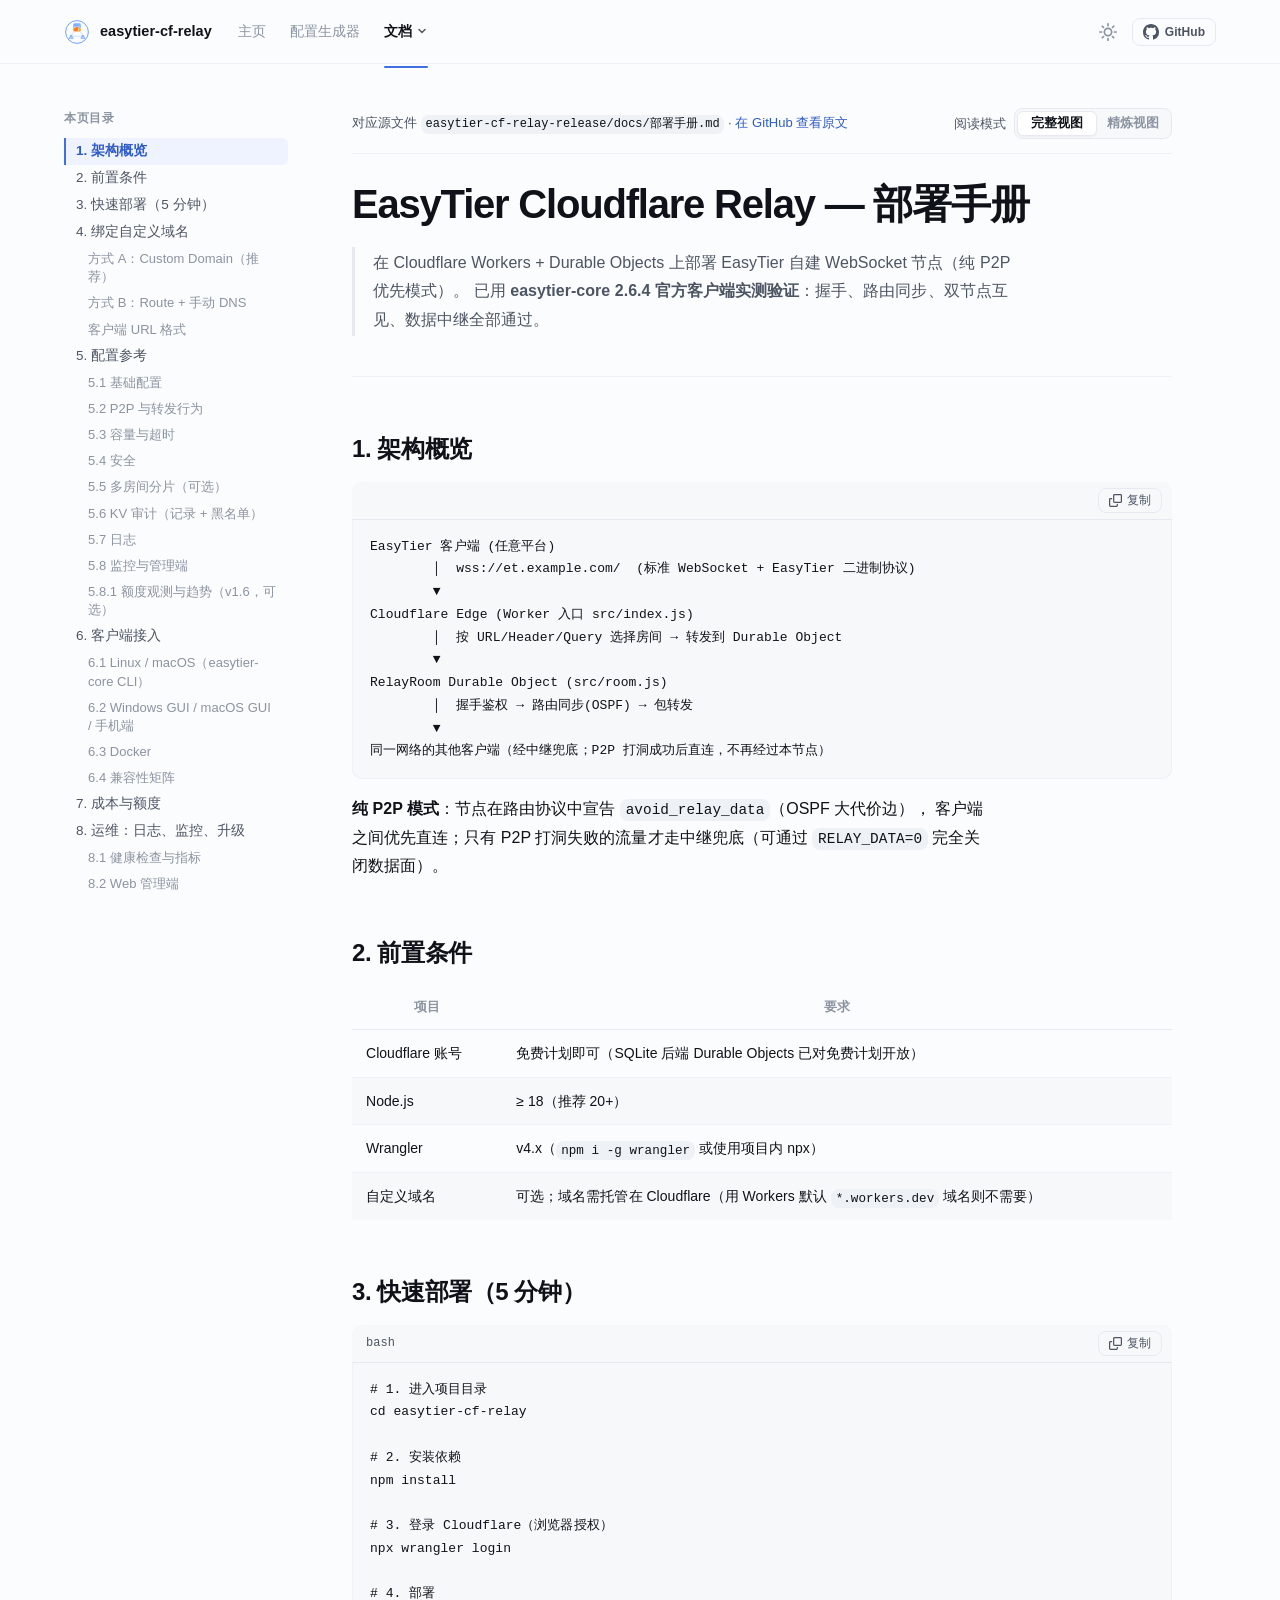
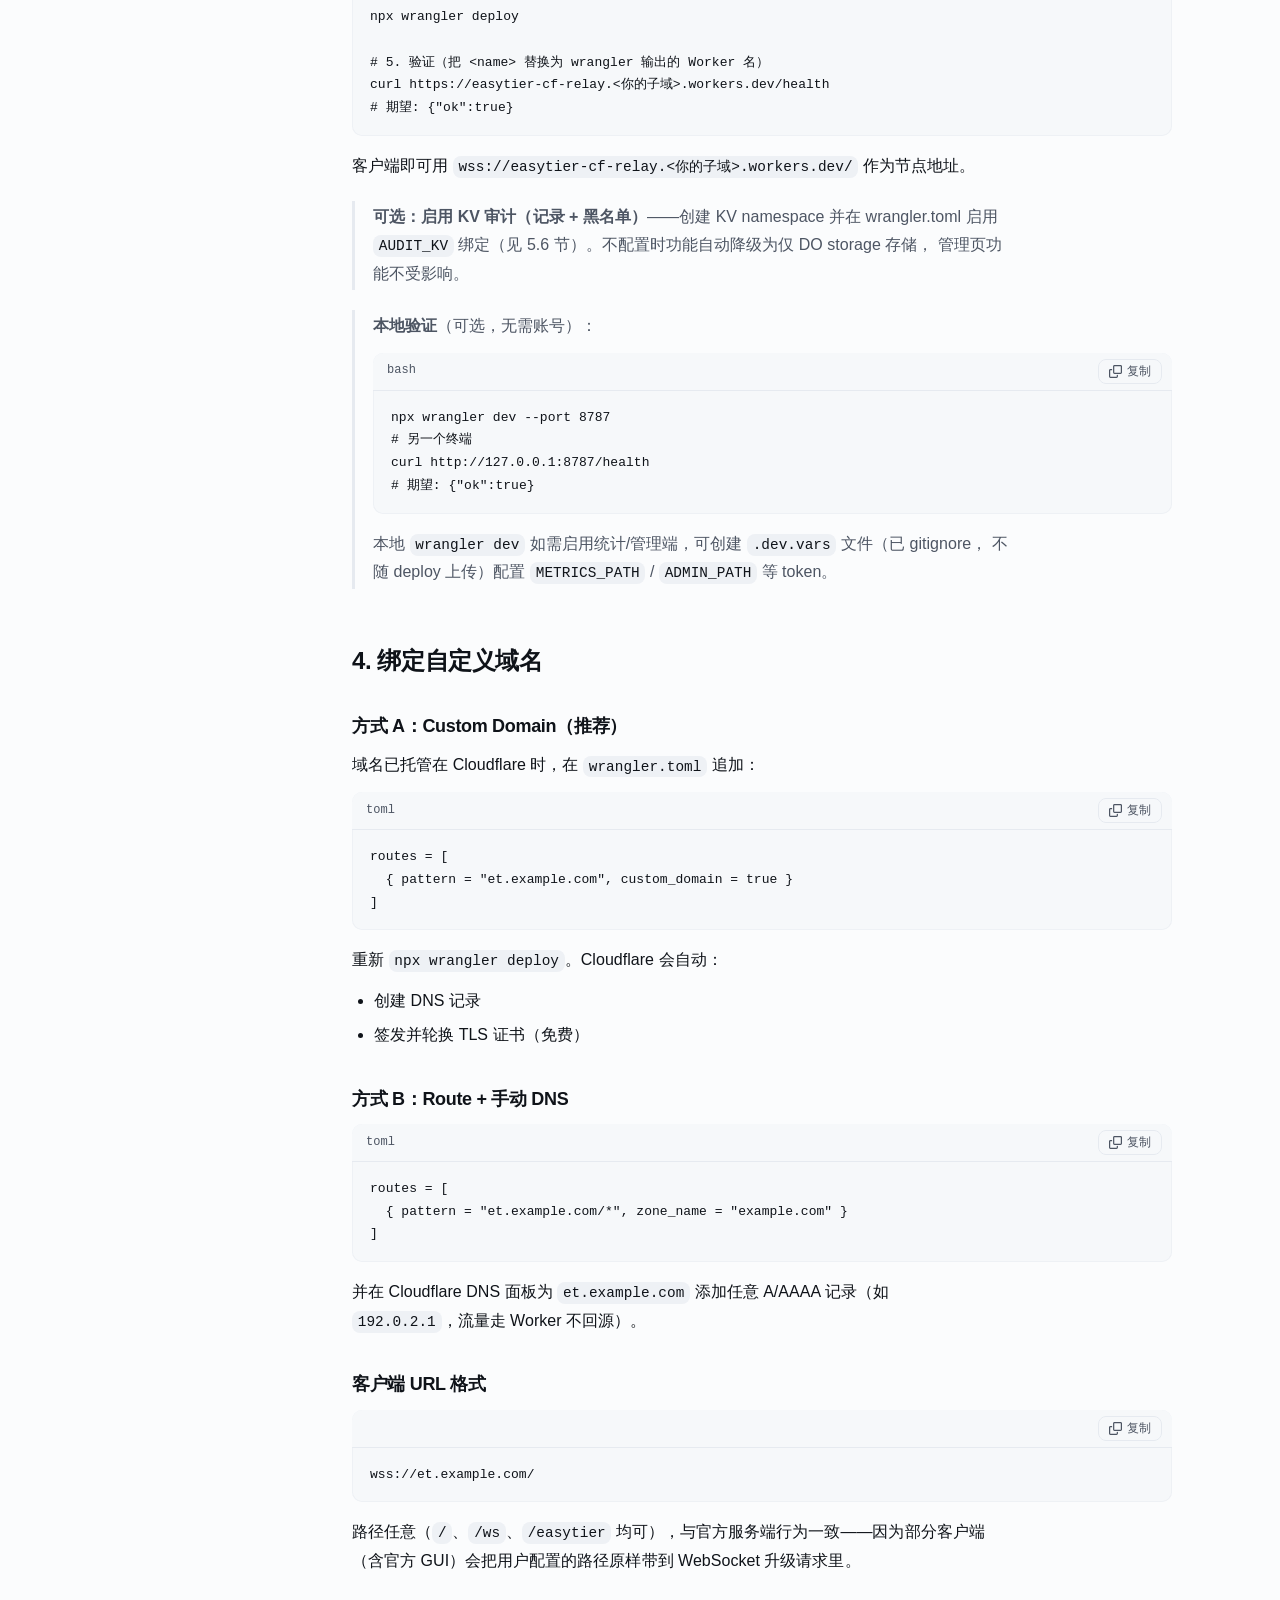
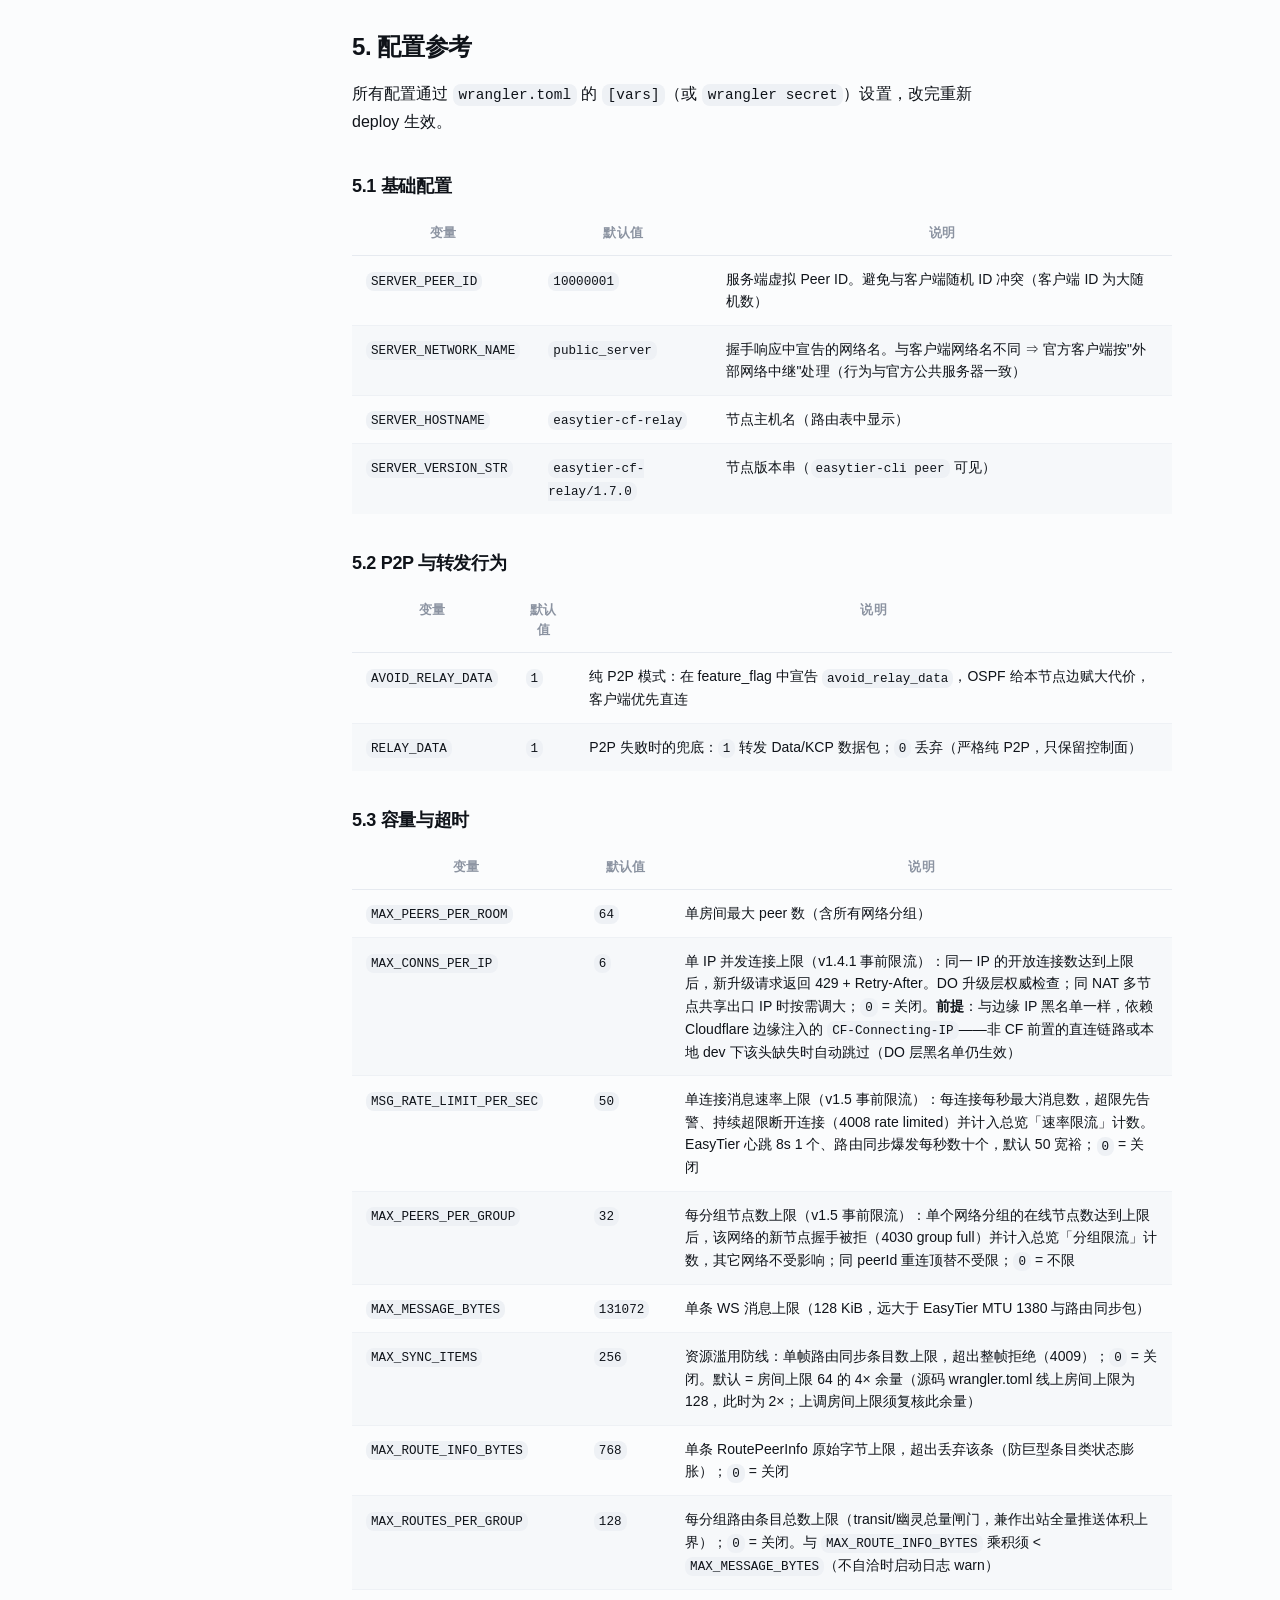
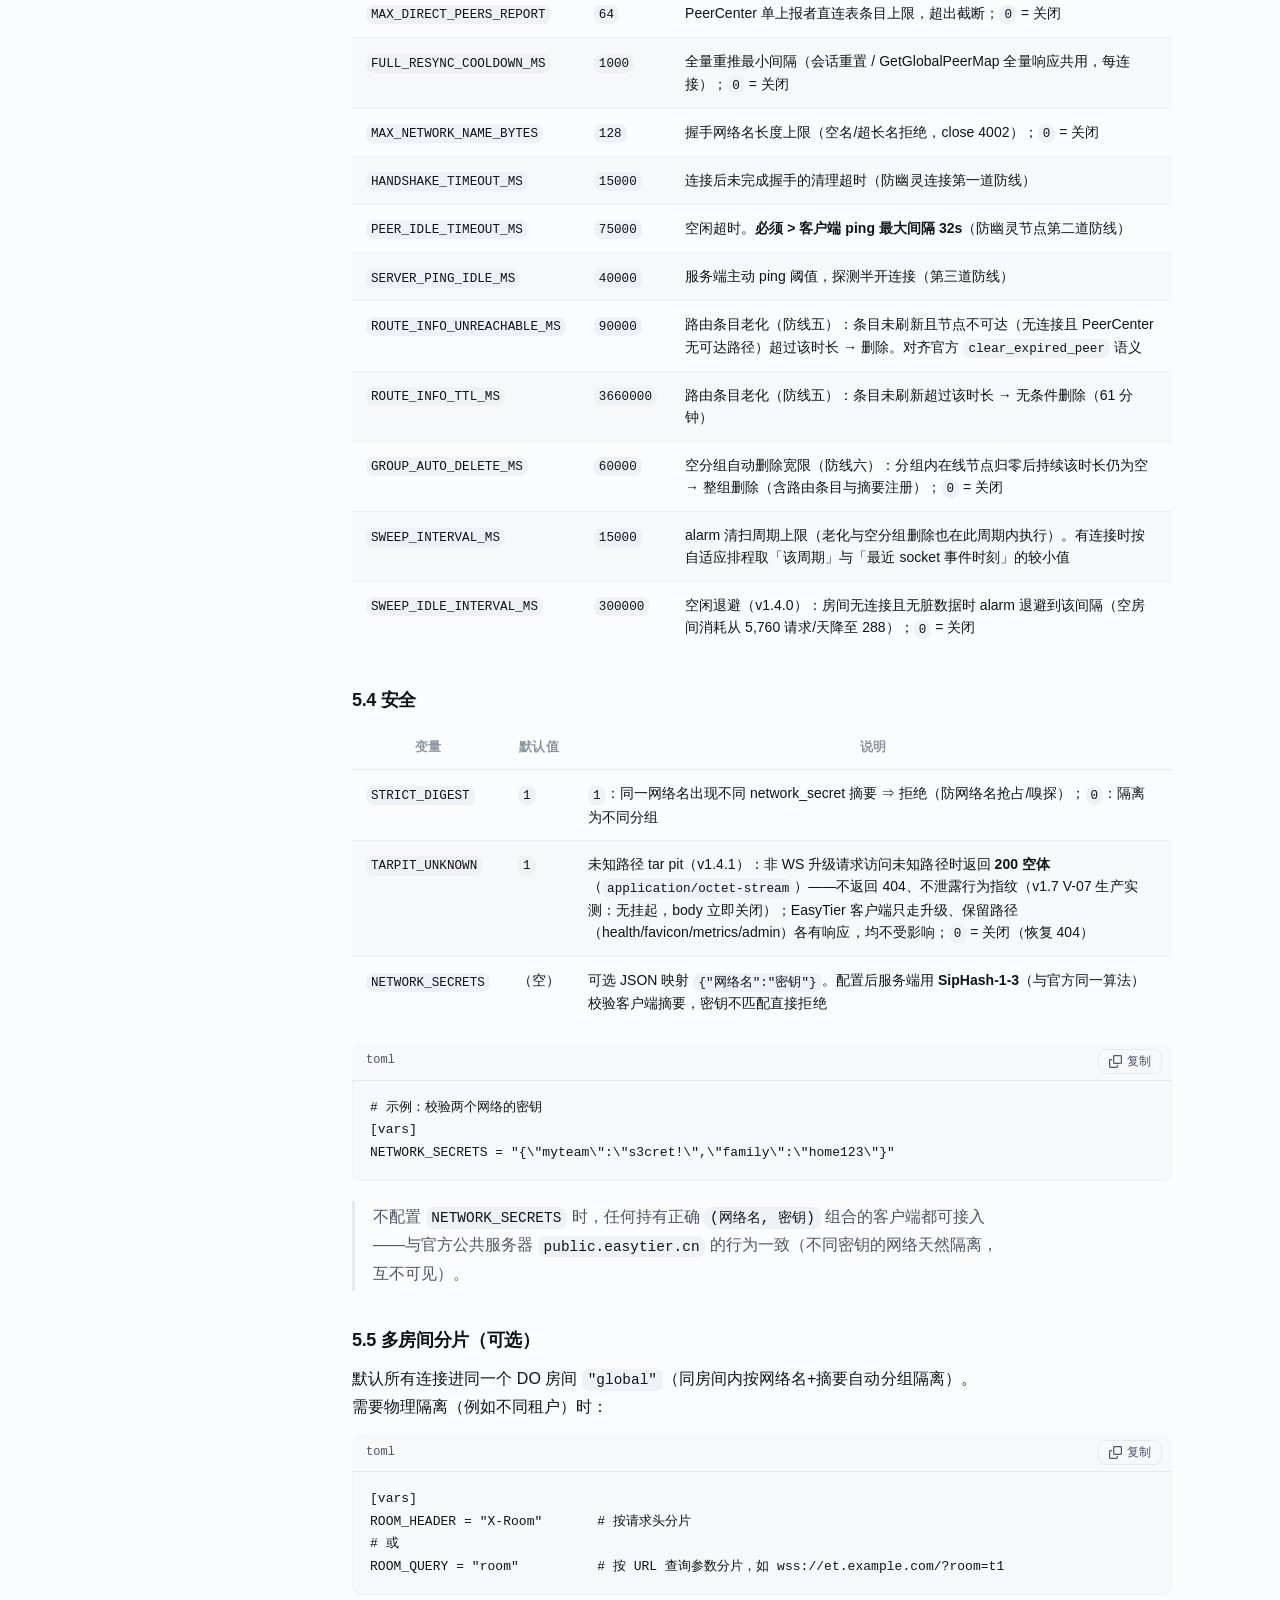
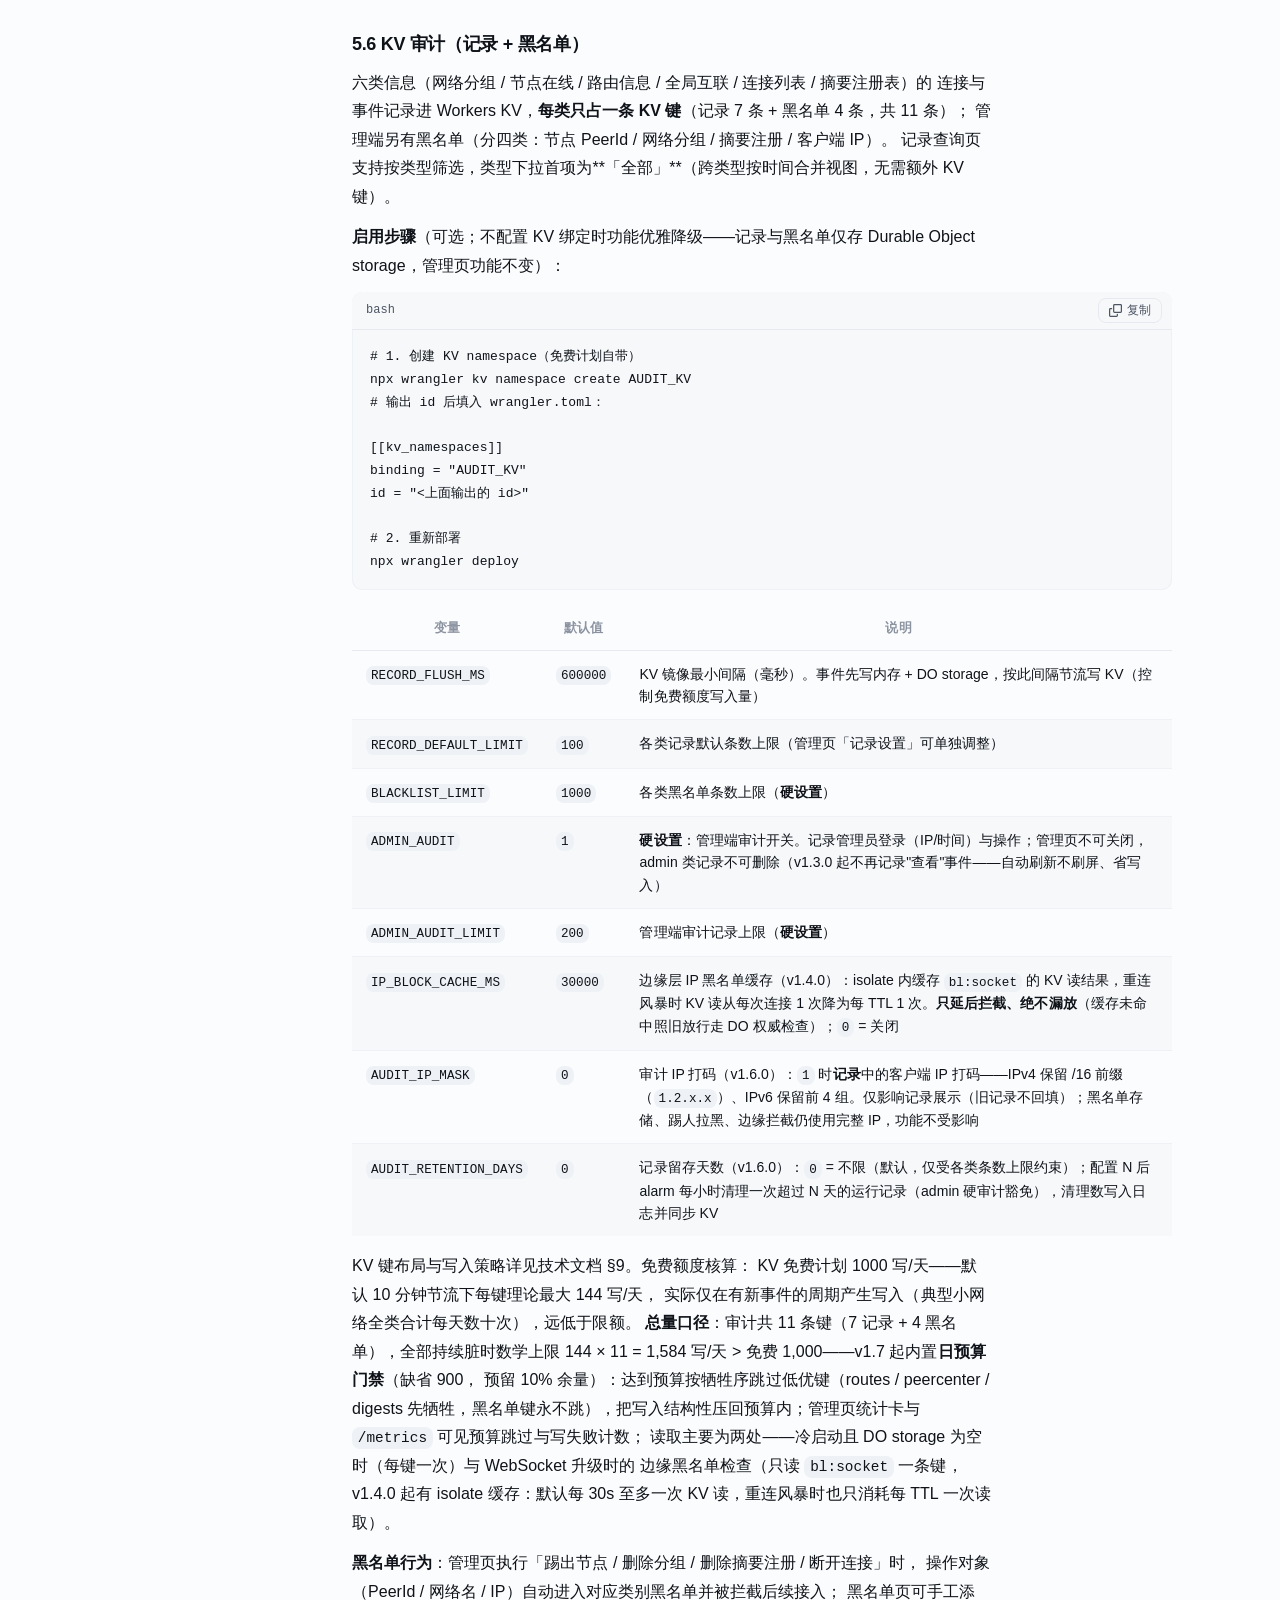
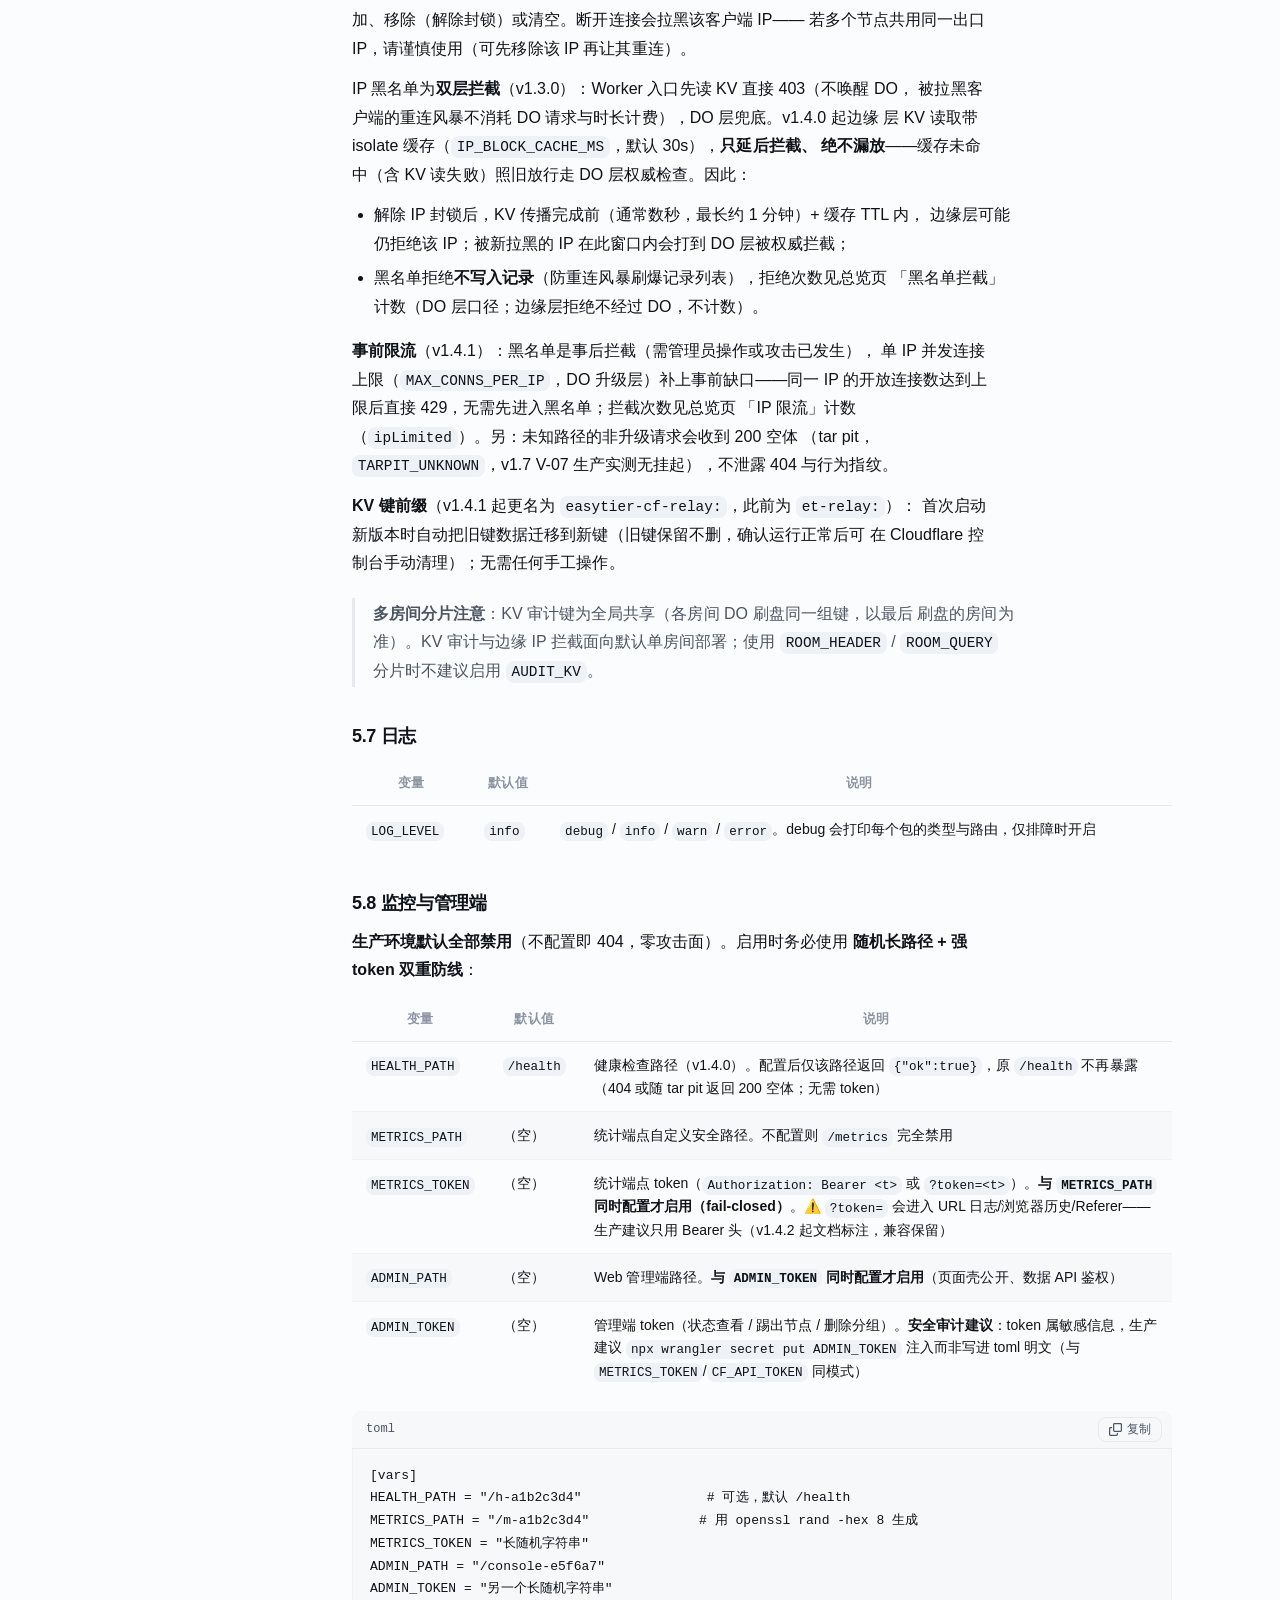
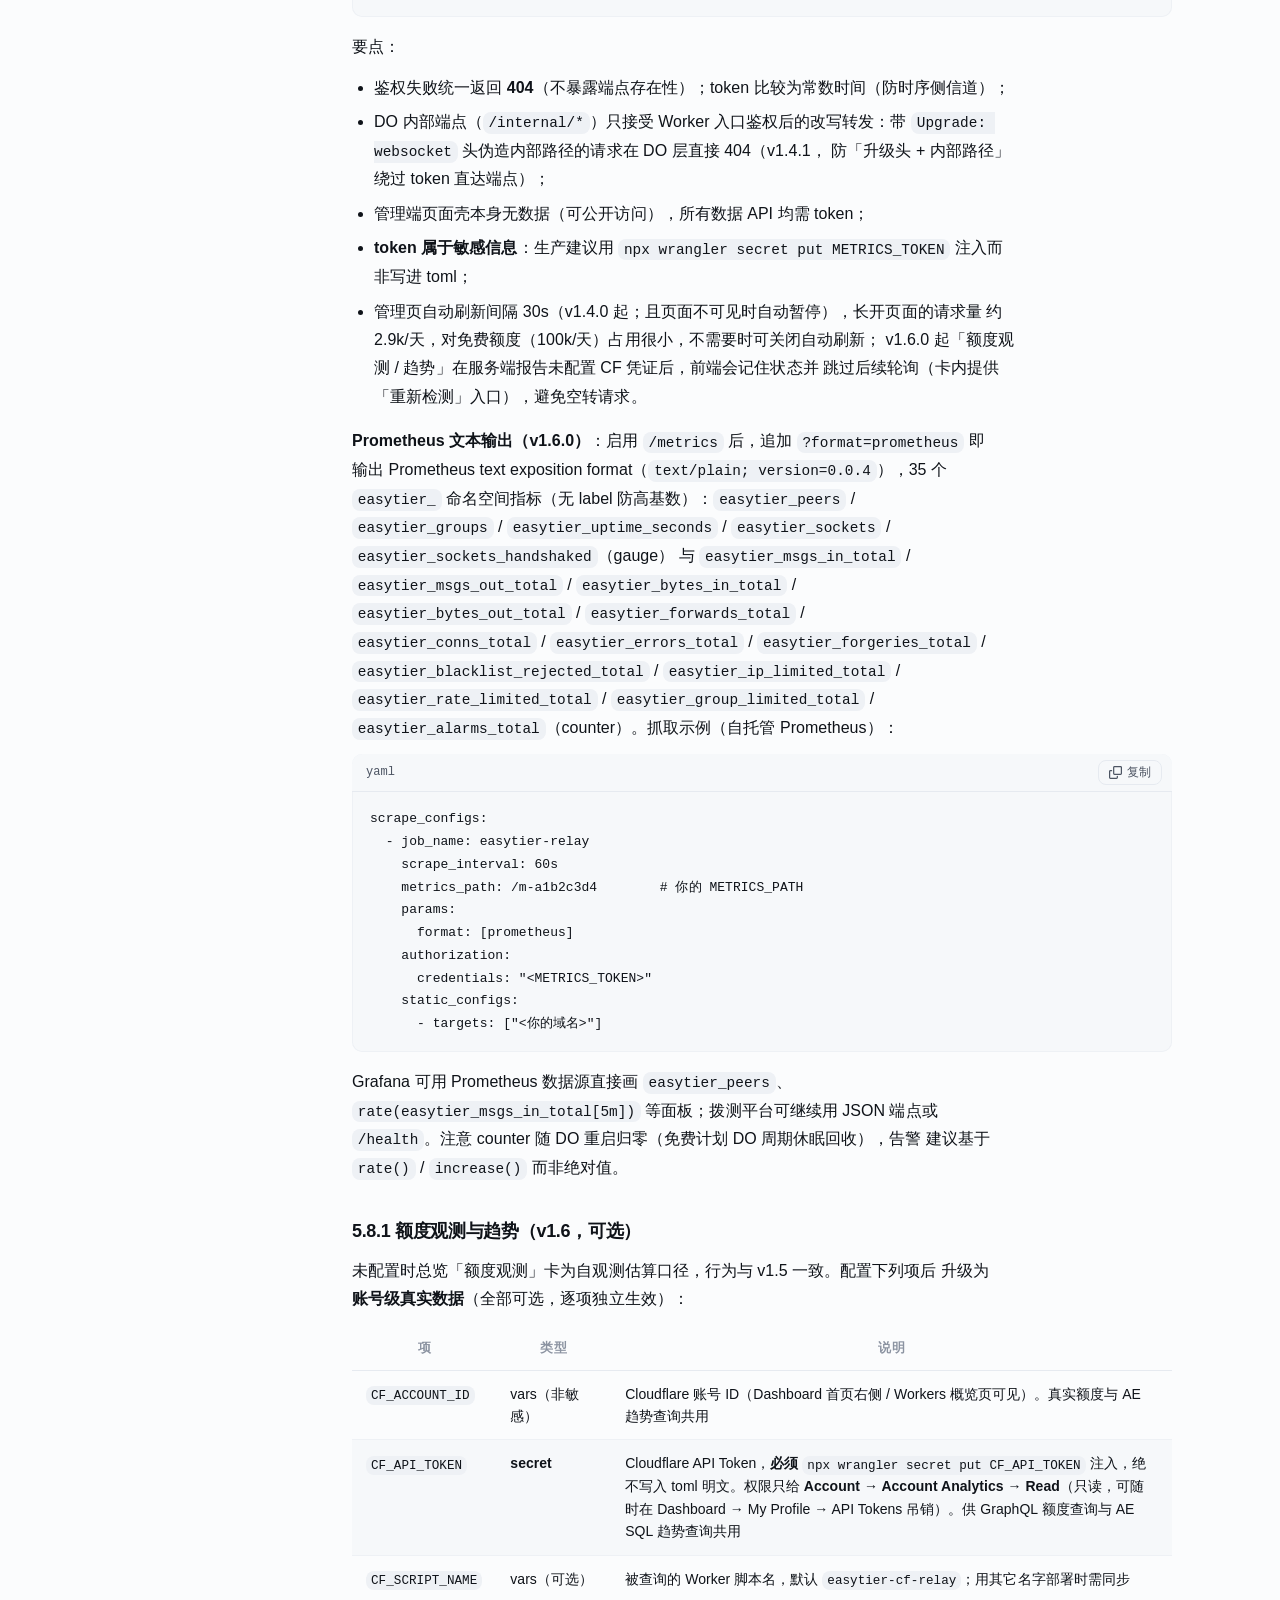
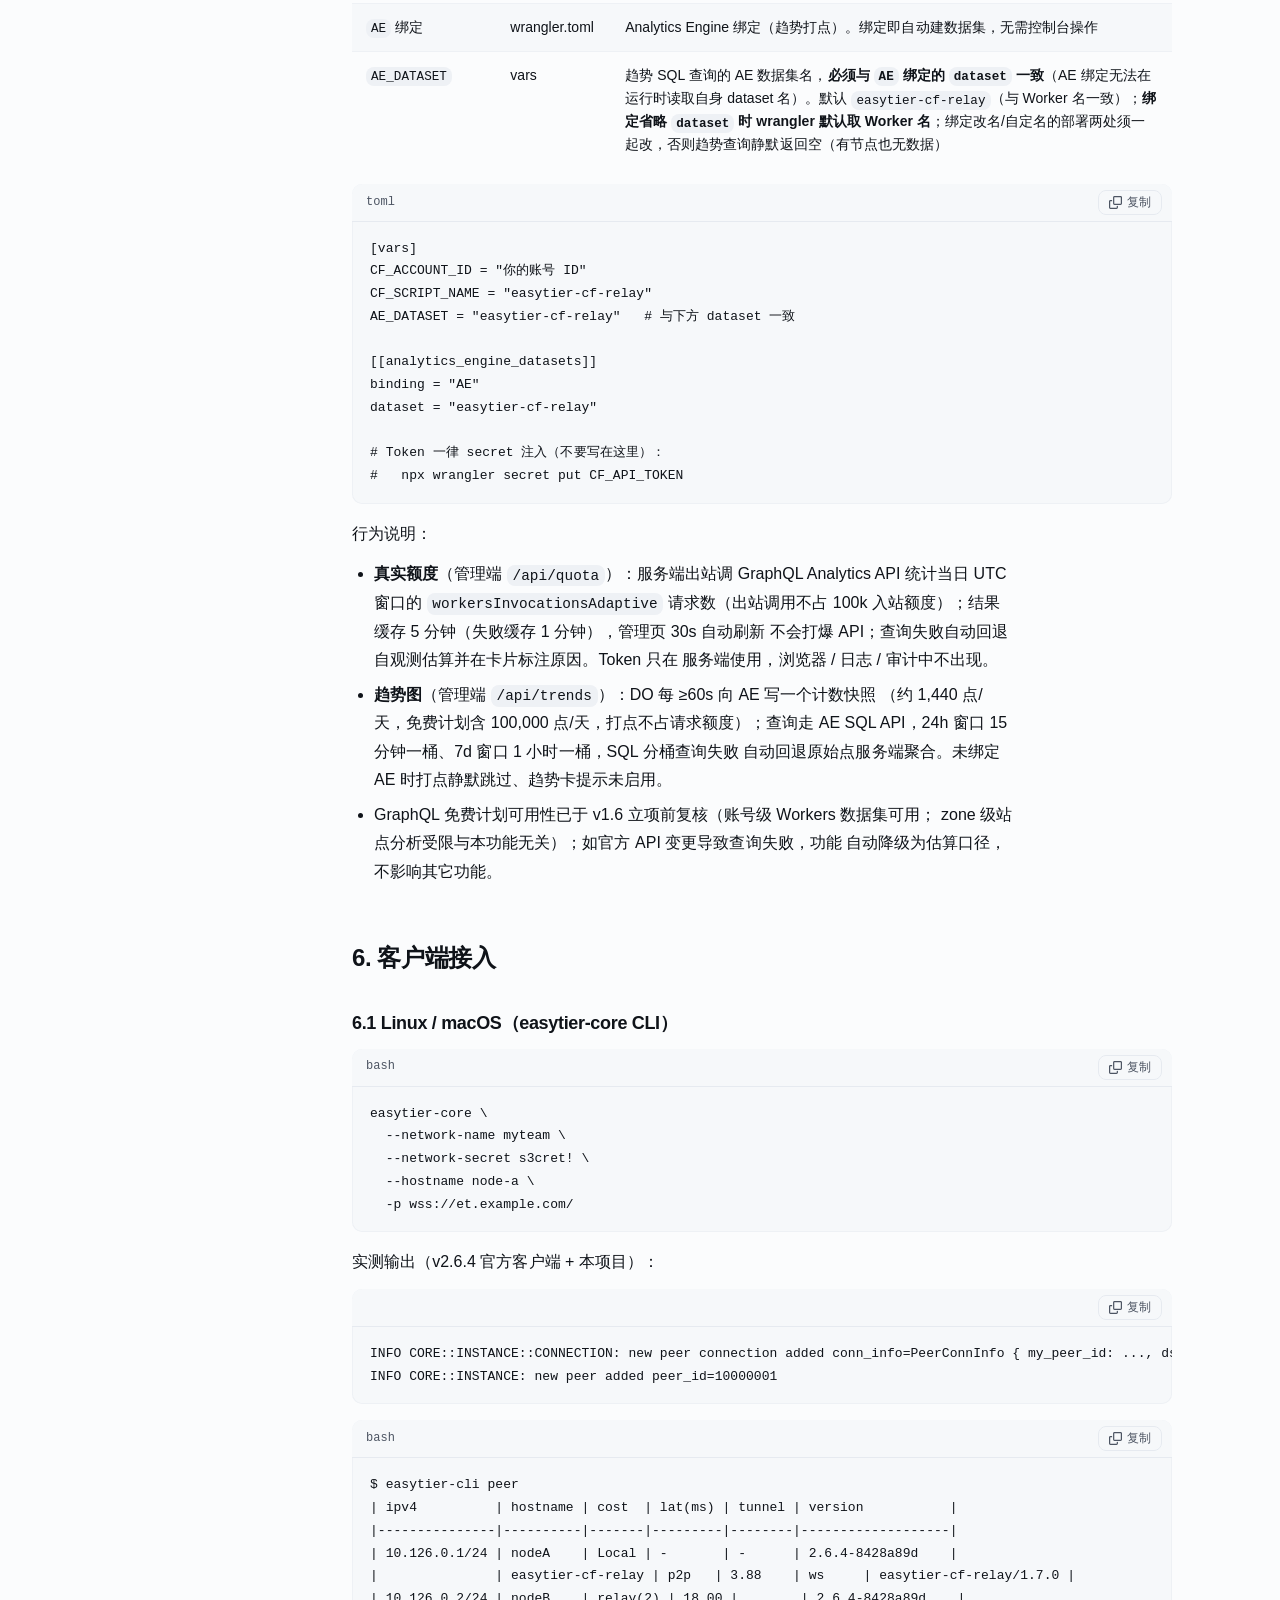
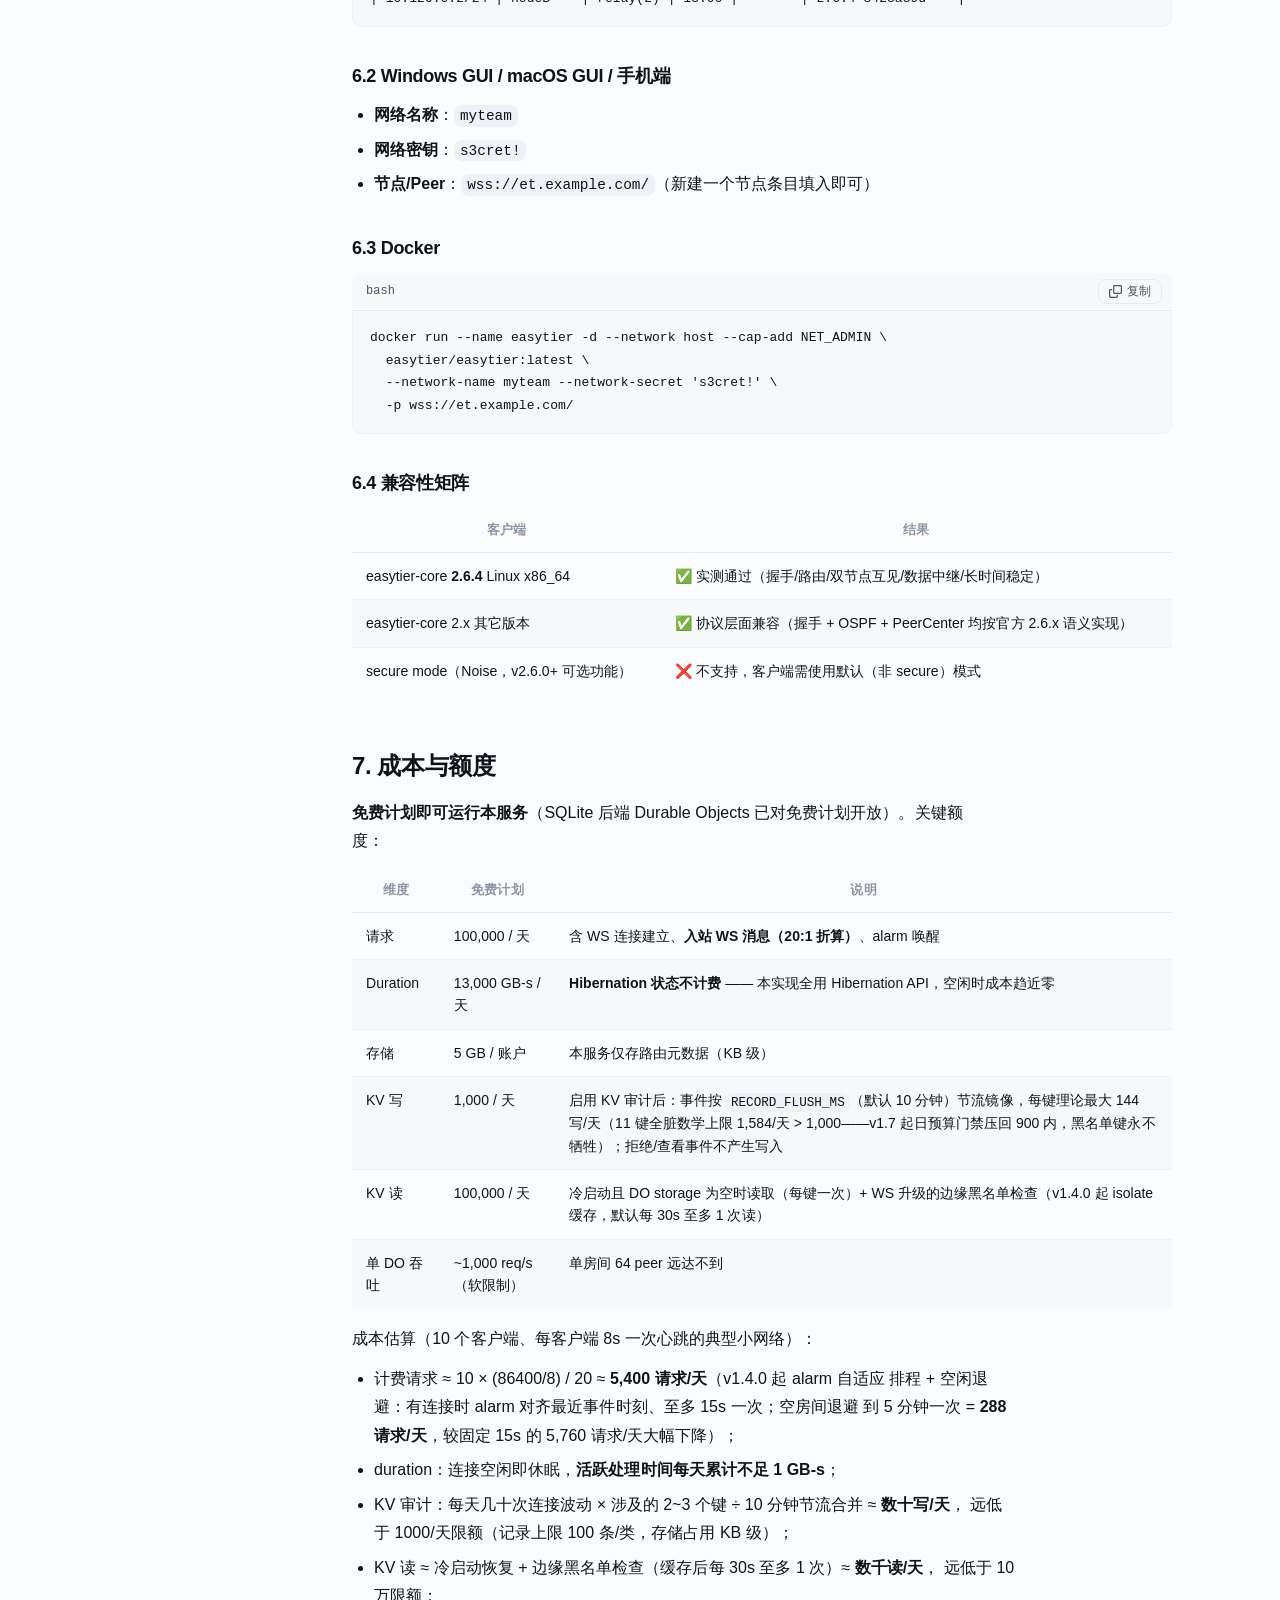
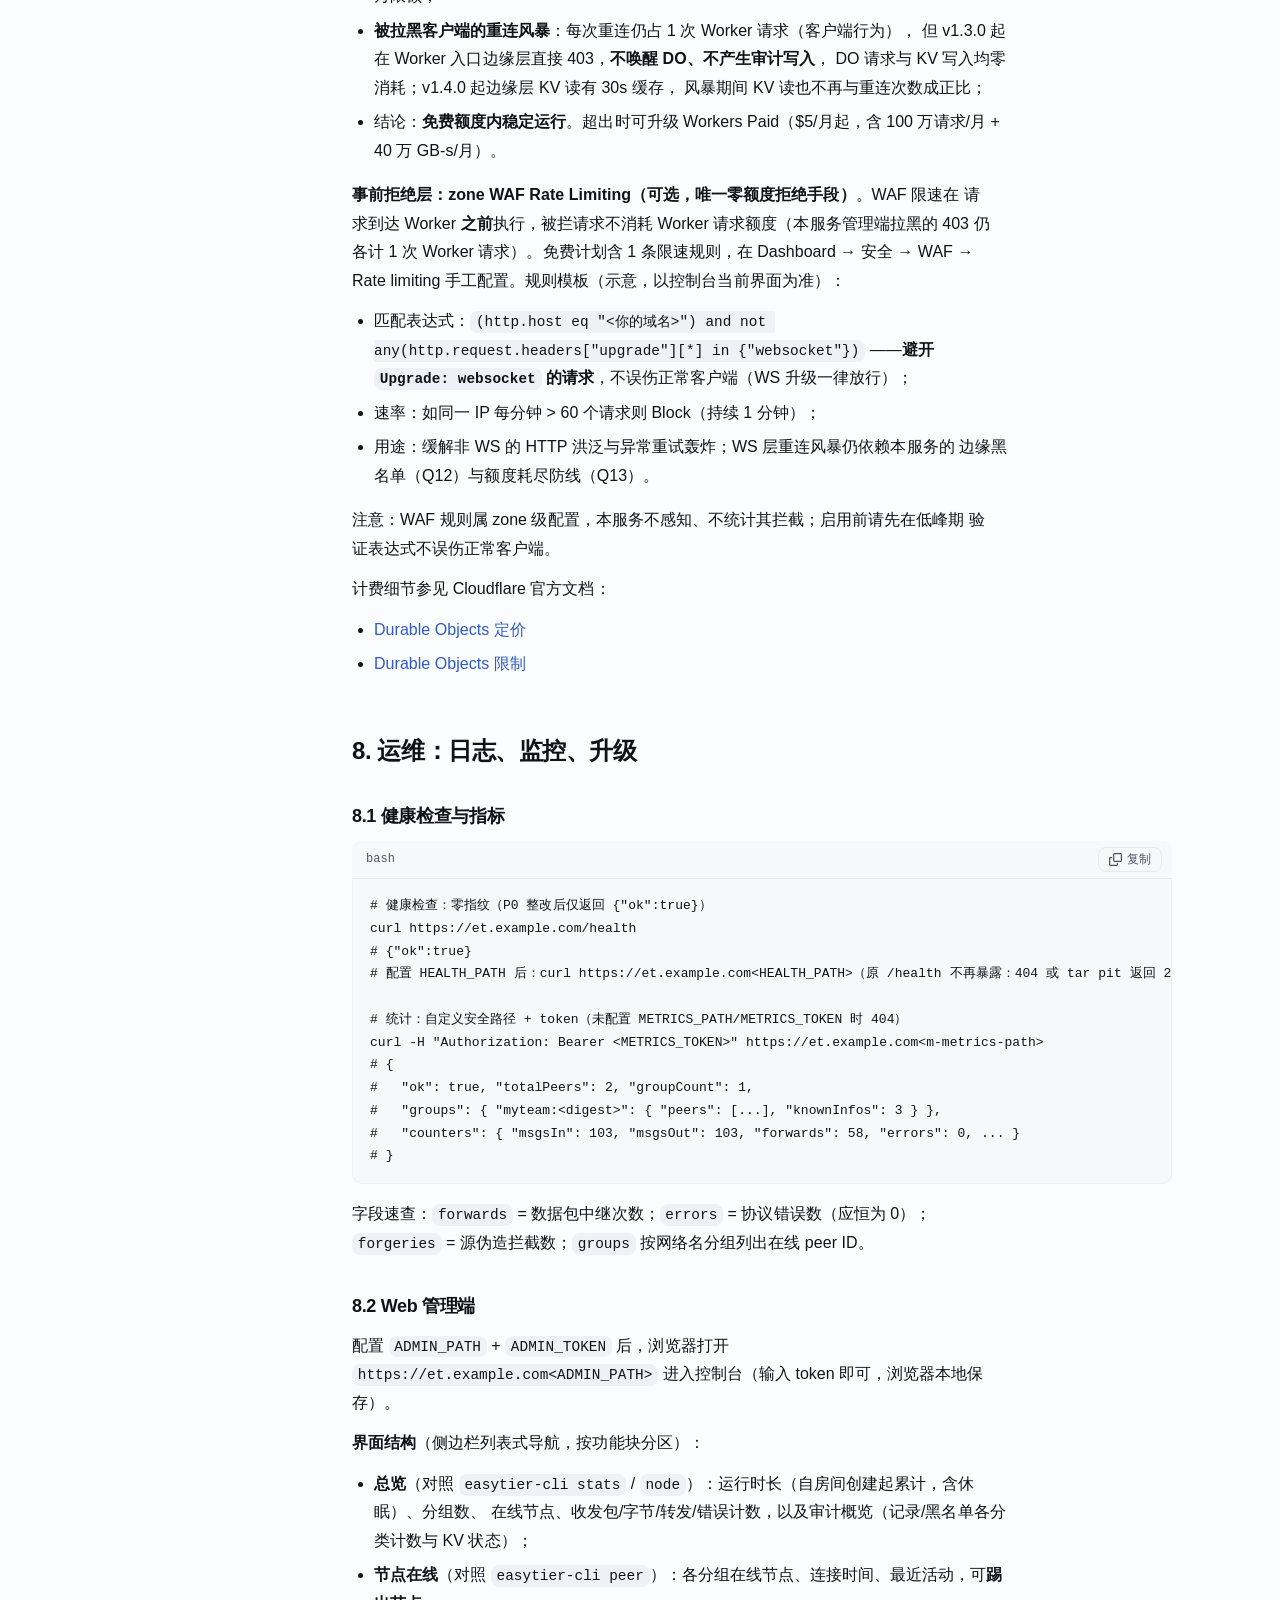
<file: deploy.html>
<!DOCTYPE html>
<html lang="zh-CN">
<head>
<meta charset="UTF-8">
<meta name="viewport" content="width=device-width, initial-scale=1">
<title>部署手册 — easytier-cf-relay</title>
<meta name="description" content="EasyTier Cloudflare Relay 部署手册：5 分钟部署、wrangler.toml 全部配置项、域名绑定、客户端接入（CLI / GUI / Docker）、成本额度、运维与 FAQ。">
<link rel="icon" href="favicon.ico">
<link rel="icon" type="image/svg+xml" href="assets/logo.svg">
<script src="js/theme.js"></script>
<link rel="stylesheet" href="css/variables.css">
<link rel="stylesheet" href="css/base.css">
<link rel="stylesheet" href="css/components.css">
<link rel="stylesheet" href="css/layout.css">
<link rel="stylesheet" href="css/brand.css">
</head>
<body>

<header class="site-header">
  <div class="header-inner">
    <a class="brand" href="index.html">
      <img src="assets/logo.svg" alt="EasyTier CF Relay 图标" width="30" height="30">
      <span>easytier-cf-relay</span>
    </a>
    <nav class="site-nav" aria-label="站点导航">
        <a href="index.html">主页</a>
        <a href="generator.html">配置生成器</a>
        <details class="nav-dropdown">
        <summary class="active" aria-current="true">文档 <svg viewBox="0 0 12 12" width="12" height="12" fill="none" stroke="currentColor" stroke-width="1.5" stroke-linecap="round" stroke-linejoin="round" aria-hidden="true"><path d="M3 4.5 6 7.5l3-3"/></svg></summary>
        <div class="nav-dropdown-menu">
        <a href="deploy.html" class="active" aria-current="page">部署手册</a>
        <a href="technical.html">技术文档</a>
        <a href="changelog.html">更新日志</a>
        </div>
        </details>
    </nav>
    <div class="header-actions">
      <button class="icon-btn theme-toggle" type="button" data-theme-toggle aria-label="切换主题" title="切换主题">
        <svg class="icon-sun" viewBox="0 0 16 16" width="18" height="18" fill="currentColor" aria-hidden="true"><path d="M8 12a4 4 0 1 1 0-8 4 4 0 0 1 0 8Zm0-1.5a2.5 2.5 0 1 0 0-5 2.5 2.5 0 0 0 0 5ZM8 0a.75.75 0 0 1 .75.75v1.5a.75.75 0 0 1-1.5 0V.75A.75.75 0 0 1 8 0Zm0 13a.75.75 0 0 1 .75.75v1.5a.75.75 0 0 1-1.5 0v-1.5A.75.75 0 0 1 8 13ZM0 8a.75.75 0 0 1 .75-.75h1.5a.75.75 0 0 1 0 1.5H.75A.75.75 0 0 1 0 8Zm13 0a.75.75 0 0 1 .75-.75h1.5a.75.75 0 0 1 0 1.5h-1.5A.75.75 0 0 1 13 8Z"/><path d="M2.343 2.343a.75.75 0 0 1 1.06 0l1.061 1.06a.75.75 0 0 1-1.06 1.061l-1.06-1.06a.75.75 0 0 1 0-1.06Zm9.193 9.193a.75.75 0 0 1 1.06 0l1.061 1.06a.75.75 0 0 1-1.06 1.06l-1.061-1.06a.75.75 0 0 1 0-1.06ZM2.343 13.657a.75.75 0 0 1 0-1.06l1.06-1.061a.75.75 0 0 1 1.061 1.06l-1.06 1.061a.75.75 0 0 1-1.06 0Zm9.193-9.193a.75.75 0 0 1 0-1.06l1.06-1.061a.75.75 0 1 1 1.06 1.06l-1.06 1.061a.75.75 0 0 1-1.06 0Z"/></svg>
        <svg class="icon-moon" viewBox="0 0 16 16" width="18" height="18" fill="currentColor" aria-hidden="true"><path d="M12.63 2.75A7 7 0 1 0 12.63 13.25 5.5 5.5 0 1 1 12.63 2.75Z"/></svg>
      </button>
      <a class="btn btn-sm github-btn" href="https://github.com/WWSTA/easytier-cf-relay" target="_blank" rel="noopener noreferrer">
        <svg viewBox="0 0 16 16" width="16" height="16" fill="currentColor" aria-hidden="true"><path d="M8 0c4.42 0 8 3.58 8 8a8.013 8.013 0 0 1-5.45 7.59c-.4.08-.55-.17-.55-.38 0-.27.01-1.13.01-2.2 0-.75-.25-1.23-.54-1.48 1.78-.2 3.65-.88 3.65-3.95 0-.88-.31-1.59-.82-2.15.08-.2.36-1.02-.08-2.12 0 0-.67-.22-2.2.82-.64-.18-1.32-.27-2-.27-.68 0-1.36.09-2 .27-1.53-1.03-2.2-.82-2.2-.82-.44 1.1-.16 1.92-.08 2.12-.51.56-.82 1.28-.82 2.15 0 3.06 1.86 3.75 3.64 3.95-.23.2-.44.55-.51 1.07-.46.21-1.61.55-2.33-.66-.15-.24-.6-.83-1.23-.82-.67.01-.27.38.01.53.34.19.73.9.82 1.13.16.45.68 1.31 2.69.94 0 .67.01 1.3.01 1.49 0 .21-.15.45-.55.38A7.995 7.995 0 0 1 0 8c0-4.42 3.58-8 8-8Z"/></svg><span class="github-label">GitHub</span>
      </a>
      <button class="icon-btn nav-toggle" type="button" data-nav-toggle aria-label="展开导航" aria-expanded="false">
        <svg viewBox="0 0 16 16" width="18" height="18" fill="currentColor" aria-hidden="true"><path d="M1 2.75A.75.75 0 0 1 1.75 2h12.5a.75.75 0 0 1 0 1.5H1.75A.75.75 0 0 1 1 2.75Zm0 5A.75.75 0 0 1 1.75 7h12.5a.75.75 0 0 1 0 1.5H1.75A.75.75 0 0 1 1 7.75ZM1.75 12h12.5a.75.75 0 0 1 0 1.5H1.75a.75.75 0 0 1 0-1.5Z"/></svg>
      </button>
    </div>
  </div>
</header>

<div class="doc-layout">
  <aside class="doc-sidebar" aria-label="本页目录">
    <p class="toc-title">本页目录</p>
    <ul>
          <li class="toc-h2"><a href="#1-架构概览">1. 架构概览</a></li>
          <li class="toc-h2"><a href="#2-前置条件">2. 前置条件</a></li>
          <li class="toc-h2"><a href="#3-快速部署5-分钟">3. 快速部署（5 分钟）</a></li>
          <li class="toc-h2"><a href="#4-绑定自定义域名">4. 绑定自定义域名</a></li>
          <li class="toc-h3"><a href="#方式-acustom-domain推荐">方式 A：Custom Domain（推荐）</a></li>
          <li class="toc-h3"><a href="#方式-broute-手动-dns">方式 B：Route + 手动 DNS</a></li>
          <li class="toc-h3"><a href="#客户端-url-格式">客户端 URL 格式</a></li>
          <li class="toc-h2"><a href="#5-配置参考">5. 配置参考</a></li>
          <li class="toc-h3"><a href="#51-基础配置">5.1 基础配置</a></li>
          <li class="toc-h3"><a href="#52-p2p-与转发行为">5.2 P2P 与转发行为</a></li>
          <li class="toc-h3"><a href="#53-容量与超时">5.3 容量与超时</a></li>
          <li class="toc-h3"><a href="#54-安全">5.4 安全</a></li>
          <li class="toc-h3"><a href="#55-多房间分片可选">5.5 多房间分片（可选）</a></li>
          <li class="toc-h3"><a href="#56-kv-审计记录-黑名单">5.6 KV 审计（记录 + 黑名单）</a></li>
          <li class="toc-h3"><a href="#57-日志">5.7 日志</a></li>
          <li class="toc-h3"><a href="#58-监控与管理端">5.8 监控与管理端</a></li>
          <li class="toc-h3"><a href="#581-额度观测与趋势v16可选">5.8.1 额度观测与趋势（v1.6，可选）</a></li>
          <li class="toc-h2"><a href="#6-客户端接入">6. 客户端接入</a></li>
          <li class="toc-h3"><a href="#61-linux-macoseasytier-core-cli">6.1 Linux / macOS（easytier-core CLI）</a></li>
          <li class="toc-h3"><a href="#62-windows-gui-macos-gui-手机端">6.2 Windows GUI / macOS GUI / 手机端</a></li>
          <li class="toc-h3"><a href="#63-docker">6.3 Docker</a></li>
          <li class="toc-h3"><a href="#64-兼容性矩阵">6.4 兼容性矩阵</a></li>
          <li class="toc-h2 toc-extended"><a href="#7-成本与额度">7. 成本与额度</a></li>
          <li class="toc-h2 toc-extended"><a href="#8-运维日志监控升级">8. 运维：日志、监控、升级</a></li>
          <li class="toc-h3 toc-extended"><a href="#81-健康检查与指标">8.1 健康检查与指标</a></li>
          <li class="toc-h3 toc-extended"><a href="#82-web-管理端">8.2 Web 管理端</a></li>
          <li class="toc-h3 toc-extended"><a href="#83-实时日志">8.3 实时日志</a></li>
          <li class="toc-h3 toc-extended"><a href="#84-升级">8.4 升级</a></li>
          <li class="toc-h3 toc-extended"><a href="#85-durable-object-迁移注意">8.5 Durable Object 迁移注意</a></li>
          <li class="toc-h3 toc-extended"><a href="#86-重新生成-protobuf-静态代码仅开发">8.6 重新生成 Protobuf 静态代码（仅开发）</a></li>
          <li class="toc-h2"><a href="#9-故障排查-faq">9. 故障排查 FAQ</a></li>
    </ul>
  </aside>

  <main class="doc-article markdown-body">
    <div class="doc-toolbar">
      <div class="doc-meta">
        对应源文件 <code>easytier-cf-relay-release/docs/部署手册.md</code> ·
        <a href="https://github.com/WWSTA/easytier-cf-relay/blob/main/docs/%E9%83%A8%E7%BD%B2%E6%89%8B%E5%86%8C.md" target="_blank" rel="noopener noreferrer">在 GitHub 查看原文</a>
      </div>
      <div class="view-switch">
        <span>阅读模式</span>
        <div class="segmented" data-doc-view role="group" aria-label="阅读模式">
          <button type="button" data-view="full" class="active" aria-pressed="true">完整视图</button>
          <button type="button" data-view="refined" aria-pressed="false">精炼视图</button>
        </div>
      </div>
    </div>

<h1 id="easytier-cloudflare-relay-部署手册" class="heading-anchor"><a class="anchor" href="#easytier-cloudflare-relay-部署手册" aria-label="锚点链接"><svg viewBox="0 0 16 16" width="15" height="15" fill="currentColor" aria-hidden="true"><path d="m7.775 3.275a.75.75 0 0 0 1.06 1.06l1.25-1.25a2 2 0 1 1 2.83 2.83l-2.5 2.5a2 2 0 0 1-2.83 0 .75.75 0 0 0-1.06 1.06 3.5 3.5 0 0 0 4.95 0l2.5-2.5a3.5 3.5 0 0 0-4.95-4.95l-1.25 1.25Zm-4.69 9.64a2 2 0 0 1 0-2.83l2.5-2.5a2 2 0 0 1 2.83 0 .75.75 0 0 0 1.06-1.06 3.5 3.5 0 0 0-4.95 0l-2.5 2.5a3.5 3.5 0 0 0 4.95 4.95l1.25-1.25a.75.75 0 0 0-1.06-1.06l-1.25 1.25a2 2 0 0 1-2.83 0Z"/></svg></a>EasyTier Cloudflare Relay — 部署手册</h1>
<blockquote>
<p>在 Cloudflare Workers + Durable Objects 上部署 EasyTier 自建 WebSocket 节点（纯 P2P 优先模式）。
已用 <strong>easytier-core 2.6.4 官方客户端实测验证</strong>：握手、路由同步、双节点互见、数据中继全部通过。</p>
</blockquote>
<hr>


<section class="doc-sec" id="1-架构概览-sec">
<h2 id="1-架构概览" class="heading-anchor"><a class="anchor" href="#1-架构概览" aria-label="锚点链接"><svg viewBox="0 0 16 16" width="15" height="15" fill="currentColor" aria-hidden="true"><path d="m7.775 3.275a.75.75 0 0 0 1.06 1.06l1.25-1.25a2 2 0 1 1 2.83 2.83l-2.5 2.5a2 2 0 0 1-2.83 0 .75.75 0 0 0-1.06 1.06 3.5 3.5 0 0 0 4.95 0l2.5-2.5a3.5 3.5 0 0 0-4.95-4.95l-1.25 1.25Zm-4.69 9.64a2 2 0 0 1 0-2.83l2.5-2.5a2 2 0 0 1 2.83 0 .75.75 0 0 0 1.06-1.06 3.5 3.5 0 0 0-4.95 0l-2.5 2.5a3.5 3.5 0 0 0 4.95 4.95l1.25-1.25a.75.75 0 0 0-1.06-1.06l-1.25 1.25a2 2 0 0 1-2.83 0Z"/></svg></a>1. 架构概览</h2>
<div class="code-block" data-lang=""><pre><code>EasyTier 客户端 (任意平台)
        │  wss://et.example.com/  (标准 WebSocket + EasyTier 二进制协议)
        ▼
Cloudflare Edge (Worker 入口 src/index.js)
        │  按 URL/Header/Query 选择房间 → 转发到 Durable Object
        ▼
RelayRoom Durable Object (src/room.js)
        │  握手鉴权 → 路由同步(OSPF) → 包转发
        ▼
同一网络的其他客户端（经中继兜底；P2P 打洞成功后直连，不再经过本节点）
</code></pre></div>
<p><strong>纯 P2P 模式</strong>：节点在路由协议中宣告 <code>avoid_relay_data</code>（OSPF 大代价边），
客户端之间优先直连；只有 P2P 打洞失败的流量才走中继兜底（可通过 <code>RELAY_DATA=0</code> 完全关闭数据面）。</p>

</section>

<section class="doc-sec" id="2-前置条件-sec">
<h2 id="2-前置条件" class="heading-anchor"><a class="anchor" href="#2-前置条件" aria-label="锚点链接"><svg viewBox="0 0 16 16" width="15" height="15" fill="currentColor" aria-hidden="true"><path d="m7.775 3.275a.75.75 0 0 0 1.06 1.06l1.25-1.25a2 2 0 1 1 2.83 2.83l-2.5 2.5a2 2 0 0 1-2.83 0 .75.75 0 0 0-1.06 1.06 3.5 3.5 0 0 0 4.95 0l2.5-2.5a3.5 3.5 0 0 0-4.95-4.95l-1.25 1.25Zm-4.69 9.64a2 2 0 0 1 0-2.83l2.5-2.5a2 2 0 0 1 2.83 0 .75.75 0 0 0 1.06-1.06 3.5 3.5 0 0 0-4.95 0l-2.5 2.5a3.5 3.5 0 0 0 4.95 4.95l1.25-1.25a.75.75 0 0 0-1.06-1.06l-1.25 1.25a2 2 0 0 1-2.83 0Z"/></svg></a>2. 前置条件</h2>
<div class="table-wrap"><table>
<thead>
<tr>
<th>项目</th>
<th>要求</th>
</tr>
</thead>
<tbody><tr>
<td>Cloudflare 账号</td>
<td>免费计划即可（SQLite 后端 Durable Objects 已对免费计划开放）</td>
</tr>
<tr>
<td>Node.js</td>
<td>≥ 18（推荐 20+）</td>
</tr>
<tr>
<td>Wrangler</td>
<td>v4.x（<code>npm i -g wrangler</code> 或使用项目内 npx）</td>
</tr>
<tr>
<td>自定义域名</td>
<td>可选；域名需托管在 Cloudflare（用 Workers 默认 <code>*.workers.dev</code> 域名则不需要）</td>
</tr>
</tbody></table></div>

</section>

<section class="doc-sec" id="3-快速部署5-分钟-sec">
<h2 id="3-快速部署5-分钟" class="heading-anchor"><a class="anchor" href="#3-快速部署5-分钟" aria-label="锚点链接"><svg viewBox="0 0 16 16" width="15" height="15" fill="currentColor" aria-hidden="true"><path d="m7.775 3.275a.75.75 0 0 0 1.06 1.06l1.25-1.25a2 2 0 1 1 2.83 2.83l-2.5 2.5a2 2 0 0 1-2.83 0 .75.75 0 0 0-1.06 1.06 3.5 3.5 0 0 0 4.95 0l2.5-2.5a3.5 3.5 0 0 0-4.95-4.95l-1.25 1.25Zm-4.69 9.64a2 2 0 0 1 0-2.83l2.5-2.5a2 2 0 0 1 2.83 0 .75.75 0 0 0 1.06-1.06 3.5 3.5 0 0 0-4.95 0l-2.5 2.5a3.5 3.5 0 0 0 4.95 4.95l1.25-1.25a.75.75 0 0 0-1.06-1.06l-1.25 1.25a2 2 0 0 1-2.83 0Z"/></svg></a>3. 快速部署（5 分钟）</h2>
<div class="code-block" data-lang="bash"><pre><code class="language-bash"># 1. 进入项目目录
cd easytier-cf-relay

# 2. 安装依赖
npm install

# 3. 登录 Cloudflare（浏览器授权）
npx wrangler login

# 4. 部署
npx wrangler deploy

# 5. 验证（把 &lt;name&gt; 替换为 wrangler 输出的 Worker 名）
curl https://easytier-cf-relay.&lt;你的子域&gt;.workers.dev/health
# 期望: {&quot;ok&quot;:true}
</code></pre></div>
<p>客户端即可用 <code>wss://easytier-cf-relay.&lt;你的子域&gt;.workers.dev/</code> 作为节点地址。</p>
<blockquote>
<p><strong>可选：启用 KV 审计（记录 + 黑名单）</strong>——创建 KV namespace 并在 wrangler.toml
启用 <code>AUDIT_KV</code> 绑定（见 5.6 节）。不配置时功能自动降级为仅 DO storage 存储，
管理页功能不受影响。</p>
</blockquote>
<blockquote>
<p><strong>本地验证</strong>（可选，无需账号）：</p>
<div class="code-block" data-lang="bash"><pre><code class="language-bash">npx wrangler dev --port 8787
# 另一个终端
curl http://127.0.0.1:8787/health
# 期望: {&quot;ok&quot;:true}
</code></pre></div>
<p>本地 <code>wrangler dev</code> 如需启用统计/管理端，可创建 <code>.dev.vars</code> 文件（已 gitignore，
不随 deploy 上传）配置 <code>METRICS_PATH</code> / <code>ADMIN_PATH</code> 等 token。</p>
</blockquote>

</section>

<section class="doc-sec" id="4-绑定自定义域名-sec">
<h2 id="4-绑定自定义域名" class="heading-anchor"><a class="anchor" href="#4-绑定自定义域名" aria-label="锚点链接"><svg viewBox="0 0 16 16" width="15" height="15" fill="currentColor" aria-hidden="true"><path d="m7.775 3.275a.75.75 0 0 0 1.06 1.06l1.25-1.25a2 2 0 1 1 2.83 2.83l-2.5 2.5a2 2 0 0 1-2.83 0 .75.75 0 0 0-1.06 1.06 3.5 3.5 0 0 0 4.95 0l2.5-2.5a3.5 3.5 0 0 0-4.95-4.95l-1.25 1.25Zm-4.69 9.64a2 2 0 0 1 0-2.83l2.5-2.5a2 2 0 0 1 2.83 0 .75.75 0 0 0 1.06-1.06 3.5 3.5 0 0 0-4.95 0l-2.5 2.5a3.5 3.5 0 0 0 4.95 4.95l1.25-1.25a.75.75 0 0 0-1.06-1.06l-1.25 1.25a2 2 0 0 1-2.83 0Z"/></svg></a>4. 绑定自定义域名</h2>
<h3 id="方式-acustom-domain推荐" class="heading-anchor"><a class="anchor" href="#方式-acustom-domain推荐" aria-label="锚点链接"><svg viewBox="0 0 16 16" width="15" height="15" fill="currentColor" aria-hidden="true"><path d="m7.775 3.275a.75.75 0 0 0 1.06 1.06l1.25-1.25a2 2 0 1 1 2.83 2.83l-2.5 2.5a2 2 0 0 1-2.83 0 .75.75 0 0 0-1.06 1.06 3.5 3.5 0 0 0 4.95 0l2.5-2.5a3.5 3.5 0 0 0-4.95-4.95l-1.25 1.25Zm-4.69 9.64a2 2 0 0 1 0-2.83l2.5-2.5a2 2 0 0 1 2.83 0 .75.75 0 0 0 1.06-1.06 3.5 3.5 0 0 0-4.95 0l-2.5 2.5a3.5 3.5 0 0 0 4.95 4.95l1.25-1.25a.75.75 0 0 0-1.06-1.06l-1.25 1.25a2 2 0 0 1-2.83 0Z"/></svg></a>方式 A：Custom Domain（推荐）</h3>
<p>域名已托管在 Cloudflare 时，在 <code>wrangler.toml</code> 追加：</p>
<div class="code-block" data-lang="toml"><pre><code class="language-toml">routes = [
  { pattern = &quot;et.example.com&quot;, custom_domain = true }
]
</code></pre></div>
<p>重新 <code>npx wrangler deploy</code>。Cloudflare 会自动：</p>
<ul>
<li>创建 DNS 记录</li>
<li>签发并轮换 TLS 证书（免费）</li>
</ul>
<h3 id="方式-broute-手动-dns" class="heading-anchor"><a class="anchor" href="#方式-broute-手动-dns" aria-label="锚点链接"><svg viewBox="0 0 16 16" width="15" height="15" fill="currentColor" aria-hidden="true"><path d="m7.775 3.275a.75.75 0 0 0 1.06 1.06l1.25-1.25a2 2 0 1 1 2.83 2.83l-2.5 2.5a2 2 0 0 1-2.83 0 .75.75 0 0 0-1.06 1.06 3.5 3.5 0 0 0 4.95 0l2.5-2.5a3.5 3.5 0 0 0-4.95-4.95l-1.25 1.25Zm-4.69 9.64a2 2 0 0 1 0-2.83l2.5-2.5a2 2 0 0 1 2.83 0 .75.75 0 0 0 1.06-1.06 3.5 3.5 0 0 0-4.95 0l-2.5 2.5a3.5 3.5 0 0 0 4.95 4.95l1.25-1.25a.75.75 0 0 0-1.06-1.06l-1.25 1.25a2 2 0 0 1-2.83 0Z"/></svg></a>方式 B：Route + 手动 DNS</h3>
<div class="code-block" data-lang="toml"><pre><code class="language-toml">routes = [
  { pattern = &quot;et.example.com/*&quot;, zone_name = &quot;example.com&quot; }
]
</code></pre></div>
<p>并在 Cloudflare DNS 面板为 <code>et.example.com</code> 添加任意 A/AAAA 记录（如 <code>192.0.2.1</code>，流量走 Worker 不回源）。</p>
<h3 id="客户端-url-格式" class="heading-anchor"><a class="anchor" href="#客户端-url-格式" aria-label="锚点链接"><svg viewBox="0 0 16 16" width="15" height="15" fill="currentColor" aria-hidden="true"><path d="m7.775 3.275a.75.75 0 0 0 1.06 1.06l1.25-1.25a2 2 0 1 1 2.83 2.83l-2.5 2.5a2 2 0 0 1-2.83 0 .75.75 0 0 0-1.06 1.06 3.5 3.5 0 0 0 4.95 0l2.5-2.5a3.5 3.5 0 0 0-4.95-4.95l-1.25 1.25Zm-4.69 9.64a2 2 0 0 1 0-2.83l2.5-2.5a2 2 0 0 1 2.83 0 .75.75 0 0 0 1.06-1.06 3.5 3.5 0 0 0-4.95 0l-2.5 2.5a3.5 3.5 0 0 0 4.95 4.95l1.25-1.25a.75.75 0 0 0-1.06-1.06l-1.25 1.25a2 2 0 0 1-2.83 0Z"/></svg></a>客户端 URL 格式</h3>
<div class="code-block" data-lang=""><pre><code>wss://et.example.com/
</code></pre></div>
<p>路径任意（<code>/</code>、<code>/ws</code>、<code>/easytier</code> 均可），与官方服务端行为一致——因为部分客户端
（含官方 GUI）会把用户配置的路径原样带到 WebSocket 升级请求里。</p>

</section>

<section class="doc-sec" id="5-配置参考-sec">
<h2 id="5-配置参考" class="heading-anchor"><a class="anchor" href="#5-配置参考" aria-label="锚点链接"><svg viewBox="0 0 16 16" width="15" height="15" fill="currentColor" aria-hidden="true"><path d="m7.775 3.275a.75.75 0 0 0 1.06 1.06l1.25-1.25a2 2 0 1 1 2.83 2.83l-2.5 2.5a2 2 0 0 1-2.83 0 .75.75 0 0 0-1.06 1.06 3.5 3.5 0 0 0 4.95 0l2.5-2.5a3.5 3.5 0 0 0-4.95-4.95l-1.25 1.25Zm-4.69 9.64a2 2 0 0 1 0-2.83l2.5-2.5a2 2 0 0 1 2.83 0 .75.75 0 0 0 1.06-1.06 3.5 3.5 0 0 0-4.95 0l-2.5 2.5a3.5 3.5 0 0 0 4.95 4.95l1.25-1.25a.75.75 0 0 0-1.06-1.06l-1.25 1.25a2 2 0 0 1-2.83 0Z"/></svg></a>5. 配置参考</h2>
<p>所有配置通过 <code>wrangler.toml</code> 的 <code>[vars]</code>（或 <code>wrangler secret</code>）设置，改完重新 deploy 生效。</p>
<h3 id="51-基础配置" class="heading-anchor"><a class="anchor" href="#51-基础配置" aria-label="锚点链接"><svg viewBox="0 0 16 16" width="15" height="15" fill="currentColor" aria-hidden="true"><path d="m7.775 3.275a.75.75 0 0 0 1.06 1.06l1.25-1.25a2 2 0 1 1 2.83 2.83l-2.5 2.5a2 2 0 0 1-2.83 0 .75.75 0 0 0-1.06 1.06 3.5 3.5 0 0 0 4.95 0l2.5-2.5a3.5 3.5 0 0 0-4.95-4.95l-1.25 1.25Zm-4.69 9.64a2 2 0 0 1 0-2.83l2.5-2.5a2 2 0 0 1 2.83 0 .75.75 0 0 0 1.06-1.06 3.5 3.5 0 0 0-4.95 0l-2.5 2.5a3.5 3.5 0 0 0 4.95 4.95l1.25-1.25a.75.75 0 0 0-1.06-1.06l-1.25 1.25a2 2 0 0 1-2.83 0Z"/></svg></a>5.1 基础配置</h3>
<div class="table-wrap"><table>
<thead>
<tr>
<th>变量</th>
<th>默认值</th>
<th>说明</th>
</tr>
</thead>
<tbody><tr>
<td><code>SERVER_PEER_ID</code></td>
<td><code>10000001</code></td>
<td>服务端虚拟 Peer ID。避免与客户端随机 ID 冲突（客户端 ID 为大随机数）</td>
</tr>
<tr>
<td><code>SERVER_NETWORK_NAME</code></td>
<td><code>public_server</code></td>
<td>握手响应中宣告的网络名。与客户端网络名不同 ⇒ 官方客户端按&quot;外部网络中继&quot;处理（行为与官方公共服务器一致）</td>
</tr>
<tr>
<td><code>SERVER_HOSTNAME</code></td>
<td><code>easytier-cf-relay</code></td>
<td>节点主机名（路由表中显示）</td>
</tr>
<tr>
<td><code>SERVER_VERSION_STR</code></td>
<td><code>easytier-cf-relay/1.7.0</code></td>
<td>节点版本串（<code>easytier-cli peer</code> 可见）</td>
</tr>
</tbody></table></div>
<h3 id="52-p2p-与转发行为" class="heading-anchor"><a class="anchor" href="#52-p2p-与转发行为" aria-label="锚点链接"><svg viewBox="0 0 16 16" width="15" height="15" fill="currentColor" aria-hidden="true"><path d="m7.775 3.275a.75.75 0 0 0 1.06 1.06l1.25-1.25a2 2 0 1 1 2.83 2.83l-2.5 2.5a2 2 0 0 1-2.83 0 .75.75 0 0 0-1.06 1.06 3.5 3.5 0 0 0 4.95 0l2.5-2.5a3.5 3.5 0 0 0-4.95-4.95l-1.25 1.25Zm-4.69 9.64a2 2 0 0 1 0-2.83l2.5-2.5a2 2 0 0 1 2.83 0 .75.75 0 0 0 1.06-1.06 3.5 3.5 0 0 0-4.95 0l-2.5 2.5a3.5 3.5 0 0 0 4.95 4.95l1.25-1.25a.75.75 0 0 0-1.06-1.06l-1.25 1.25a2 2 0 0 1-2.83 0Z"/></svg></a>5.2 P2P 与转发行为</h3>
<div class="table-wrap"><table>
<thead>
<tr>
<th>变量</th>
<th>默认值</th>
<th>说明</th>
</tr>
</thead>
<tbody><tr>
<td><code>AVOID_RELAY_DATA</code></td>
<td><code>1</code></td>
<td>纯 P2P 模式：在 feature_flag 中宣告 <code>avoid_relay_data</code>，OSPF 给本节点边赋大代价，客户端优先直连</td>
</tr>
<tr>
<td><code>RELAY_DATA</code></td>
<td><code>1</code></td>
<td>P2P 失败时的兜底：<code>1</code> 转发 Data/KCP 数据包；<code>0</code> 丢弃（严格纯 P2P，只保留控制面）</td>
</tr>
</tbody></table></div>
<h3 id="53-容量与超时" class="heading-anchor"><a class="anchor" href="#53-容量与超时" aria-label="锚点链接"><svg viewBox="0 0 16 16" width="15" height="15" fill="currentColor" aria-hidden="true"><path d="m7.775 3.275a.75.75 0 0 0 1.06 1.06l1.25-1.25a2 2 0 1 1 2.83 2.83l-2.5 2.5a2 2 0 0 1-2.83 0 .75.75 0 0 0-1.06 1.06 3.5 3.5 0 0 0 4.95 0l2.5-2.5a3.5 3.5 0 0 0-4.95-4.95l-1.25 1.25Zm-4.69 9.64a2 2 0 0 1 0-2.83l2.5-2.5a2 2 0 0 1 2.83 0 .75.75 0 0 0 1.06-1.06 3.5 3.5 0 0 0-4.95 0l-2.5 2.5a3.5 3.5 0 0 0 4.95 4.95l1.25-1.25a.75.75 0 0 0-1.06-1.06l-1.25 1.25a2 2 0 0 1-2.83 0Z"/></svg></a>5.3 容量与超时</h3>
<div class="table-wrap"><table>
<thead>
<tr>
<th>变量</th>
<th>默认值</th>
<th>说明</th>
</tr>
</thead>
<tbody><tr>
<td><code>MAX_PEERS_PER_ROOM</code></td>
<td><code>64</code></td>
<td>单房间最大 peer 数（含所有网络分组）</td>
</tr>
<tr>
<td><code>MAX_CONNS_PER_IP</code></td>
<td><code>6</code></td>
<td>单 IP 并发连接上限（v1.4.1 事前限流）：同一 IP 的开放连接数达到上限后，新升级请求返回 429 + Retry-After。DO 升级层权威检查；同 NAT 多节点共享出口 IP 时按需调大；<code>0</code> = 关闭。<strong>前提</strong>：与边缘 IP 黑名单一样，依赖 Cloudflare 边缘注入的 <code>CF-Connecting-IP</code>——非 CF 前置的直连链路或本地 dev 下该头缺失时自动跳过（DO 层黑名单仍生效）</td>
</tr>
<tr>
<td><code>MSG_RATE_LIMIT_PER_SEC</code></td>
<td><code>50</code></td>
<td>单连接消息速率上限（v1.5 事前限流）：每连接每秒最大消息数，超限先告警、持续超限断开连接（4008 rate limited）并计入总览「速率限流」计数。EasyTier 心跳 8s 1 个、路由同步爆发每秒数十个，默认 50 宽裕；<code>0</code> = 关闭</td>
</tr>
<tr>
<td><code>MAX_PEERS_PER_GROUP</code></td>
<td><code>32</code></td>
<td>每分组节点数上限（v1.5 事前限流）：单个网络分组的在线节点数达到上限后，该网络的新节点握手被拒（4030 group full）并计入总览「分组限流」计数，其它网络不受影响；同 peerId 重连顶替不受限；<code>0</code> = 不限</td>
</tr>
<tr>
<td><code>MAX_MESSAGE_BYTES</code></td>
<td><code>131072</code></td>
<td>单条 WS 消息上限（128 KiB，远大于 EasyTier MTU 1380 与路由同步包）</td>
</tr>
<tr>
<td><code>MAX_SYNC_ITEMS</code></td>
<td><code>256</code></td>
<td>资源滥用防线：单帧路由同步条目数上限，超出整帧拒绝（4009）；<code>0</code> = 关闭。默认 = 房间上限 64 的 4× 余量（源码 wrangler.toml 线上房间上限为 128，此时为 2×；上调房间上限须复核此余量）</td>
</tr>
<tr>
<td><code>MAX_ROUTE_INFO_BYTES</code></td>
<td><code>768</code></td>
<td>单条 RoutePeerInfo 原始字节上限，超出丢弃该条（防巨型条目类状态膨胀）；<code>0</code> = 关闭</td>
</tr>
<tr>
<td><code>MAX_ROUTES_PER_GROUP</code></td>
<td><code>128</code></td>
<td>每分组路由条目总数上限（transit/幽灵总量闸门，兼作出站全量推送体积上界）；<code>0</code> = 关闭。与 <code>MAX_ROUTE_INFO_BYTES</code> 乘积须 &lt; <code>MAX_MESSAGE_BYTES</code>（不自洽时启动日志 warn）</td>
</tr>
<tr>
<td><code>MAX_DIRECT_PEERS_REPORT</code></td>
<td><code>64</code></td>
<td>PeerCenter 单上报者直连表条目上限，超出截断；<code>0</code> = 关闭</td>
</tr>
<tr>
<td><code>FULL_RESYNC_COOLDOWN_MS</code></td>
<td><code>1000</code></td>
<td>全量重推最小间隔（会话重置 / GetGlobalPeerMap 全量响应共用，每连接）；<code>0</code> = 关闭</td>
</tr>
<tr>
<td><code>MAX_NETWORK_NAME_BYTES</code></td>
<td><code>128</code></td>
<td>握手网络名长度上限（空名/超长名拒绝，close 4002）；<code>0</code> = 关闭</td>
</tr>
<tr>
<td><code>HANDSHAKE_TIMEOUT_MS</code></td>
<td><code>15000</code></td>
<td>连接后未完成握手的清理超时（防幽灵连接第一道防线）</td>
</tr>
<tr>
<td><code>PEER_IDLE_TIMEOUT_MS</code></td>
<td><code>75000</code></td>
<td>空闲超时。<strong>必须 &gt; 客户端 ping 最大间隔 32s</strong>（防幽灵节点第二道防线）</td>
</tr>
<tr>
<td><code>SERVER_PING_IDLE_MS</code></td>
<td><code>40000</code></td>
<td>服务端主动 ping 阈值，探测半开连接（第三道防线）</td>
</tr>
<tr>
<td><code>ROUTE_INFO_UNREACHABLE_MS</code></td>
<td><code>90000</code></td>
<td>路由条目老化（防线五）：条目未刷新且节点不可达（无连接且 PeerCenter 无可达路径）超过该时长 → 删除。对齐官方 <code>clear_expired_peer</code> 语义</td>
</tr>
<tr>
<td><code>ROUTE_INFO_TTL_MS</code></td>
<td><code>3660000</code></td>
<td>路由条目老化（防线五）：条目未刷新超过该时长 → 无条件删除（61 分钟）</td>
</tr>
<tr>
<td><code>GROUP_AUTO_DELETE_MS</code></td>
<td><code>60000</code></td>
<td>空分组自动删除宽限（防线六）：分组内在线节点归零后持续该时长仍为空 → 整组删除（含路由条目与摘要注册）；<code>0</code> = 关闭</td>
</tr>
<tr>
<td><code>SWEEP_INTERVAL_MS</code></td>
<td><code>15000</code></td>
<td>alarm 清扫周期上限（老化与空分组删除也在此周期内执行）。有连接时按自适应排程取「该周期」与「最近 socket 事件时刻」的较小值</td>
</tr>
<tr>
<td><code>SWEEP_IDLE_INTERVAL_MS</code></td>
<td><code>300000</code></td>
<td>空闲退避（v1.4.0）：房间无连接且无脏数据时 alarm 退避到该间隔（空房间消耗从 5,760 请求/天降至 288）；<code>0</code> = 关闭</td>
</tr>
</tbody></table></div>
<h3 id="54-安全" class="heading-anchor"><a class="anchor" href="#54-安全" aria-label="锚点链接"><svg viewBox="0 0 16 16" width="15" height="15" fill="currentColor" aria-hidden="true"><path d="m7.775 3.275a.75.75 0 0 0 1.06 1.06l1.25-1.25a2 2 0 1 1 2.83 2.83l-2.5 2.5a2 2 0 0 1-2.83 0 .75.75 0 0 0-1.06 1.06 3.5 3.5 0 0 0 4.95 0l2.5-2.5a3.5 3.5 0 0 0-4.95-4.95l-1.25 1.25Zm-4.69 9.64a2 2 0 0 1 0-2.83l2.5-2.5a2 2 0 0 1 2.83 0 .75.75 0 0 0 1.06-1.06 3.5 3.5 0 0 0-4.95 0l-2.5 2.5a3.5 3.5 0 0 0 4.95 4.95l1.25-1.25a.75.75 0 0 0-1.06-1.06l-1.25 1.25a2 2 0 0 1-2.83 0Z"/></svg></a>5.4 安全</h3>
<div class="table-wrap"><table>
<thead>
<tr>
<th>变量</th>
<th>默认值</th>
<th>说明</th>
</tr>
</thead>
<tbody><tr>
<td><code>STRICT_DIGEST</code></td>
<td><code>1</code></td>
<td><code>1</code>：同一网络名出现不同 network_secret 摘要 ⇒ 拒绝（防网络名抢占/嗅探）；<code>0</code>：隔离为不同分组</td>
</tr>
<tr>
<td><code>TARPIT_UNKNOWN</code></td>
<td><code>1</code></td>
<td>未知路径 tar pit（v1.4.1）：非 WS 升级请求访问未知路径时返回 <strong>200 空体</strong>（<code>application/octet-stream</code>）——不返回 404、不泄露行为指纹（v1.7 V-07 生产实测：无挂起，body 立即关闭）；EasyTier 客户端只走升级、保留路径（health/favicon/metrics/admin）各有响应，均不受影响；<code>0</code> = 关闭（恢复 404）</td>
</tr>
<tr>
<td><code>NETWORK_SECRETS</code></td>
<td>（空）</td>
<td>可选 JSON 映射 <code>{&quot;网络名&quot;:&quot;密钥&quot;}</code>。配置后服务端用 <strong>SipHash-1-3</strong>（与官方同一算法）校验客户端摘要，密钥不匹配直接拒绝</td>
</tr>
</tbody></table></div>
<div class="code-block" data-lang="toml"><pre><code class="language-toml"># 示例：校验两个网络的密钥
[vars]
NETWORK_SECRETS = &quot;{\&quot;myteam\&quot;:\&quot;s3cret!\&quot;,\&quot;family\&quot;:\&quot;home123\&quot;}&quot;
</code></pre></div>
<blockquote>
<p>不配置 <code>NETWORK_SECRETS</code> 时，任何持有正确 <code>(网络名, 密钥)</code> 组合的客户端都可接入
——与官方公共服务器 <code>public.easytier.cn</code> 的行为一致（不同密钥的网络天然隔离，互不可见）。</p>
</blockquote>
<h3 id="55-多房间分片可选" class="heading-anchor"><a class="anchor" href="#55-多房间分片可选" aria-label="锚点链接"><svg viewBox="0 0 16 16" width="15" height="15" fill="currentColor" aria-hidden="true"><path d="m7.775 3.275a.75.75 0 0 0 1.06 1.06l1.25-1.25a2 2 0 1 1 2.83 2.83l-2.5 2.5a2 2 0 0 1-2.83 0 .75.75 0 0 0-1.06 1.06 3.5 3.5 0 0 0 4.95 0l2.5-2.5a3.5 3.5 0 0 0-4.95-4.95l-1.25 1.25Zm-4.69 9.64a2 2 0 0 1 0-2.83l2.5-2.5a2 2 0 0 1 2.83 0 .75.75 0 0 0 1.06-1.06 3.5 3.5 0 0 0-4.95 0l-2.5 2.5a3.5 3.5 0 0 0 4.95 4.95l1.25-1.25a.75.75 0 0 0-1.06-1.06l-1.25 1.25a2 2 0 0 1-2.83 0Z"/></svg></a>5.5 多房间分片（可选）</h3>
<p>默认所有连接进同一个 DO 房间 <code>&quot;global&quot;</code>（同房间内按网络名+摘要自动分组隔离）。
需要物理隔离（例如不同租户）时：</p>
<div class="code-block" data-lang="toml"><pre><code class="language-toml">[vars]
ROOM_HEADER = &quot;X-Room&quot;       # 按请求头分片
# 或
ROOM_QUERY = &quot;room&quot;          # 按 URL 查询参数分片，如 wss://et.example.com/?room=t1
</code></pre></div>
<h3 id="56-kv-审计记录-黑名单" class="heading-anchor"><a class="anchor" href="#56-kv-审计记录-黑名单" aria-label="锚点链接"><svg viewBox="0 0 16 16" width="15" height="15" fill="currentColor" aria-hidden="true"><path d="m7.775 3.275a.75.75 0 0 0 1.06 1.06l1.25-1.25a2 2 0 1 1 2.83 2.83l-2.5 2.5a2 2 0 0 1-2.83 0 .75.75 0 0 0-1.06 1.06 3.5 3.5 0 0 0 4.95 0l2.5-2.5a3.5 3.5 0 0 0-4.95-4.95l-1.25 1.25Zm-4.69 9.64a2 2 0 0 1 0-2.83l2.5-2.5a2 2 0 0 1 2.83 0 .75.75 0 0 0 1.06-1.06 3.5 3.5 0 0 0-4.95 0l-2.5 2.5a3.5 3.5 0 0 0 4.95 4.95l1.25-1.25a.75.75 0 0 0-1.06-1.06l-1.25 1.25a2 2 0 0 1-2.83 0Z"/></svg></a>5.6 KV 审计（记录 + 黑名单）</h3>
<p>六类信息（网络分组 / 节点在线 / 路由信息 / 全局互联 / 连接列表 / 摘要注册表）的
连接与事件记录进 Workers KV，<strong>每类只占一条 KV 键</strong>（记录 7 条 + 黑名单 4 条，共 11 条）；
管理端另有黑名单（分四类：节点 PeerId / 网络分组 / 摘要注册 / 客户端 IP）。
记录查询页支持按类型筛选，类型下拉首项为**「全部」**（跨类型按时间合并视图，无需额外 KV 键）。</p>
<p><strong>启用步骤</strong>（可选；不配置 KV 绑定时功能优雅降级——记录与黑名单仅存
Durable Object storage，管理页功能不变）：</p>
<div class="code-block" data-lang="bash"><pre><code class="language-bash"># 1. 创建 KV namespace（免费计划自带）
npx wrangler kv namespace create AUDIT_KV
# 输出 id 后填入 wrangler.toml：

[[kv_namespaces]]
binding = &quot;AUDIT_KV&quot;
id = &quot;&lt;上面输出的 id&gt;&quot;

# 2. 重新部署
npx wrangler deploy
</code></pre></div>
<div class="table-wrap"><table>
<thead>
<tr>
<th>变量</th>
<th>默认值</th>
<th>说明</th>
</tr>
</thead>
<tbody><tr>
<td><code>RECORD_FLUSH_MS</code></td>
<td><code>600000</code></td>
<td>KV 镜像最小间隔（毫秒）。事件先写内存 + DO storage，按此间隔节流写 KV（控制免费额度写入量）</td>
</tr>
<tr>
<td><code>RECORD_DEFAULT_LIMIT</code></td>
<td><code>100</code></td>
<td>各类记录默认条数上限（管理页「记录设置」可单独调整）</td>
</tr>
<tr>
<td><code>BLACKLIST_LIMIT</code></td>
<td><code>1000</code></td>
<td>各类黑名单条数上限（<strong>硬设置</strong>）</td>
</tr>
<tr>
<td><code>ADMIN_AUDIT</code></td>
<td><code>1</code></td>
<td><strong>硬设置</strong>：管理端审计开关。记录管理员登录（IP/时间）与操作；管理页不可关闭，admin 类记录不可删除（v1.3.0 起不再记录&quot;查看&quot;事件——自动刷新不刷屏、省写入）</td>
</tr>
<tr>
<td><code>ADMIN_AUDIT_LIMIT</code></td>
<td><code>200</code></td>
<td>管理端审计记录上限（<strong>硬设置</strong>）</td>
</tr>
<tr>
<td><code>IP_BLOCK_CACHE_MS</code></td>
<td><code>30000</code></td>
<td>边缘层 IP 黑名单缓存（v1.4.0）：isolate 内缓存 <code>bl:socket</code> 的 KV 读结果，重连风暴时 KV 读从每次连接 1 次降为每 TTL 1 次。<strong>只延后拦截、绝不漏放</strong>（缓存未命中照旧放行走 DO 权威检查）；<code>0</code> = 关闭</td>
</tr>
<tr>
<td><code>AUDIT_IP_MASK</code></td>
<td><code>0</code></td>
<td>审计 IP 打码（v1.6.0）：<code>1</code> 时<strong>记录</strong>中的客户端 IP 打码——IPv4 保留 /16 前缀（<code>1.2.x.x</code>）、IPv6 保留前 4 组。仅影响记录展示（旧记录不回填）；黑名单存储、踢人拉黑、边缘拦截仍使用完整 IP，功能不受影响</td>
</tr>
<tr>
<td><code>AUDIT_RETENTION_DAYS</code></td>
<td><code>0</code></td>
<td>记录留存天数（v1.6.0）：<code>0</code> = 不限（默认，仅受各类条数上限约束）；配置 N 后 alarm 每小时清理一次超过 N 天的运行记录（admin 硬审计豁免），清理数写入日志并同步 KV</td>
</tr>
</tbody></table></div>
<p>KV 键布局与写入策略详见技术文档 §9。免费额度核算：
KV 免费计划 1000 写/天——默认 10 分钟节流下每键理论最大 144 写/天，
实际仅在有新事件的周期产生写入（典型小网络全类合计每天数十次），远低于限额。
<strong>总量口径</strong>：审计共 11 条键（7 记录 + 4 黑名单），全部持续脏时数学上限
144 × 11 = 1,584 写/天 &gt; 免费 1,000——v1.7 起内置<strong>日预算门禁</strong>（缺省 900，
预留 10% 余量）：达到预算按牺牲序跳过低优键（routes / peercenter / digests
先牺牲，黑名单键永不跳），把写入结构性压回预算内；管理页统计卡与 <code>/metrics</code>
可见预算跳过与写失败计数；
读取主要为两处——冷启动且 DO storage 为空时（每键一次）与 WebSocket 升级时的
边缘黑名单检查（只读 <code>bl:socket</code> 一条键，v1.4.0 起有 isolate 缓存：默认每 30s
至多一次 KV 读，重连风暴时也只消耗每 TTL 一次读取）。</p>
<p><strong>黑名单行为</strong>：管理页执行「踢出节点 / 删除分组 / 删除摘要注册 / 断开连接」时，
操作对象（PeerId / 网络名 / IP）自动进入对应类别黑名单并被拦截后续接入；
黑名单页可手工添加、移除（解除封锁）或清空。断开连接会拉黑该客户端 IP——
若多个节点共用同一出口 IP，请谨慎使用（可先移除该 IP 再让其重连）。</p>
<p>IP 黑名单为<strong>双层拦截</strong>（v1.3.0）：Worker 入口先读 KV 直接 403（不唤醒 DO，
被拉黑客户端的重连风暴不消耗 DO 请求与时长计费），DO 层兜底。v1.4.0 起边缘
层 KV 读取带 isolate 缓存（<code>IP_BLOCK_CACHE_MS</code>，默认 30s），<strong>只延后拦截、
绝不漏放</strong>——缓存未命中（含 KV 读失败）照旧放行走 DO 层权威检查。因此：</p>
<ul>
<li>解除 IP 封锁后，KV 传播完成前（通常数秒，最长约 1 分钟）+ 缓存 TTL 内，
边缘层可能仍拒绝该 IP；被新拉黑的 IP 在此窗口内会打到 DO 层被权威拦截；</li>
<li>黑名单拒绝<strong>不写入记录</strong>（防重连风暴刷爆记录列表），拒绝次数见总览页
「黑名单拦截」计数（DO 层口径；边缘层拒绝不经过 DO，不计数）。</li>
</ul>
<p><strong>事前限流</strong>（v1.4.1）：黑名单是事后拦截（需管理员操作或攻击已发生），
单 IP 并发连接上限（<code>MAX_CONNS_PER_IP</code>，DO 升级层）补上事前缺口——同一 IP
的开放连接数达到上限后直接 429，无需先进入黑名单；拦截次数见总览页
「IP 限流」计数（<code>ipLimited</code>）。另：未知路径的非升级请求会收到 200 空体
（tar pit，<code>TARPIT_UNKNOWN</code>，v1.7 V-07 生产实测无挂起），不泄露 404 与行为指纹。</p>
<p><strong>KV 键前缀</strong>（v1.4.1 起更名为 <code>easytier-cf-relay:</code>，此前为 <code>et-relay:</code>）：
首次启动新版本时自动把旧键数据迁移到新键（旧键保留不删，确认运行正常后可
在 Cloudflare 控制台手动清理）；无需任何手工操作。</p>
<blockquote>
<p><strong>多房间分片注意</strong>：KV 审计键为全局共享（各房间 DO 刷盘同一组键，以最后
刷盘的房间为准）。KV 审计与边缘 IP 拦截面向默认单房间部署；使用
<code>ROOM_HEADER</code> / <code>ROOM_QUERY</code> 分片时不建议启用 <code>AUDIT_KV</code>。</p>
</blockquote>
<h3 id="57-日志" class="heading-anchor"><a class="anchor" href="#57-日志" aria-label="锚点链接"><svg viewBox="0 0 16 16" width="15" height="15" fill="currentColor" aria-hidden="true"><path d="m7.775 3.275a.75.75 0 0 0 1.06 1.06l1.25-1.25a2 2 0 1 1 2.83 2.83l-2.5 2.5a2 2 0 0 1-2.83 0 .75.75 0 0 0-1.06 1.06 3.5 3.5 0 0 0 4.95 0l2.5-2.5a3.5 3.5 0 0 0-4.95-4.95l-1.25 1.25Zm-4.69 9.64a2 2 0 0 1 0-2.83l2.5-2.5a2 2 0 0 1 2.83 0 .75.75 0 0 0 1.06-1.06 3.5 3.5 0 0 0-4.95 0l-2.5 2.5a3.5 3.5 0 0 0 4.95 4.95l1.25-1.25a.75.75 0 0 0-1.06-1.06l-1.25 1.25a2 2 0 0 1-2.83 0Z"/></svg></a>5.7 日志</h3>
<div class="table-wrap"><table>
<thead>
<tr>
<th>变量</th>
<th>默认值</th>
<th>说明</th>
</tr>
</thead>
<tbody><tr>
<td><code>LOG_LEVEL</code></td>
<td><code>info</code></td>
<td><code>debug</code> / <code>info</code> / <code>warn</code> / <code>error</code>。debug 会打印每个包的类型与路由，仅排障时开启</td>
</tr>
</tbody></table></div>
<h3 id="58-监控与管理端" class="heading-anchor"><a class="anchor" href="#58-监控与管理端" aria-label="锚点链接"><svg viewBox="0 0 16 16" width="15" height="15" fill="currentColor" aria-hidden="true"><path d="m7.775 3.275a.75.75 0 0 0 1.06 1.06l1.25-1.25a2 2 0 1 1 2.83 2.83l-2.5 2.5a2 2 0 0 1-2.83 0 .75.75 0 0 0-1.06 1.06 3.5 3.5 0 0 0 4.95 0l2.5-2.5a3.5 3.5 0 0 0-4.95-4.95l-1.25 1.25Zm-4.69 9.64a2 2 0 0 1 0-2.83l2.5-2.5a2 2 0 0 1 2.83 0 .75.75 0 0 0 1.06-1.06 3.5 3.5 0 0 0-4.95 0l-2.5 2.5a3.5 3.5 0 0 0 4.95 4.95l1.25-1.25a.75.75 0 0 0-1.06-1.06l-1.25 1.25a2 2 0 0 1-2.83 0Z"/></svg></a>5.8 监控与管理端</h3>
<p><strong>生产环境默认全部禁用</strong>（不配置即 404，零攻击面）。启用时务必使用
<strong>随机长路径 + 强 token 双重防线</strong>：</p>
<div class="table-wrap"><table>
<thead>
<tr>
<th>变量</th>
<th>默认值</th>
<th>说明</th>
</tr>
</thead>
<tbody><tr>
<td><code>HEALTH_PATH</code></td>
<td><code>/health</code></td>
<td>健康检查路径（v1.4.0）。配置后仅该路径返回 <code>{&quot;ok&quot;:true}</code>，原 <code>/health</code> 不再暴露（404 或随 tar pit 返回 200 空体；无需 token）</td>
</tr>
<tr>
<td><code>METRICS_PATH</code></td>
<td>（空）</td>
<td>统计端点自定义安全路径。不配置则 <code>/metrics</code> 完全禁用</td>
</tr>
<tr>
<td><code>METRICS_TOKEN</code></td>
<td>（空）</td>
<td>统计端点 token（<code>Authorization: Bearer &lt;t&gt;</code> 或 <code>?token=&lt;t&gt;</code>）。<strong>与 <code>METRICS_PATH</code> 同时配置才启用（fail-closed）</strong>。⚠️ <code>?token=</code> 会进入 URL 日志/浏览器历史/Referer——生产建议只用 Bearer 头（v1.4.2 起文档标注，兼容保留）</td>
</tr>
<tr>
<td><code>ADMIN_PATH</code></td>
<td>（空）</td>
<td>Web 管理端路径。<strong>与 <code>ADMIN_TOKEN</code> 同时配置才启用</strong>（页面壳公开、数据 API 鉴权）</td>
</tr>
<tr>
<td><code>ADMIN_TOKEN</code></td>
<td>（空）</td>
<td>管理端 token（状态查看 / 踢出节点 / 删除分组）。<strong>安全审计建议</strong>：token 属敏感信息，生产建议 <code>npx wrangler secret put ADMIN_TOKEN</code> 注入而非写进 toml 明文（与 <code>METRICS_TOKEN</code>/<code>CF_API_TOKEN</code> 同模式）</td>
</tr>
</tbody></table></div>
<div class="code-block" data-lang="toml"><pre><code class="language-toml">[vars]
HEALTH_PATH = &quot;/h-a1b2c3d4&quot;                # 可选，默认 /health
METRICS_PATH = &quot;/m-a1b2c3d4&quot;              # 用 openssl rand -hex 8 生成
METRICS_TOKEN = &quot;长随机字符串&quot;
ADMIN_PATH = &quot;/console-e5f6a7&quot;
ADMIN_TOKEN = &quot;另一个长随机字符串&quot;
</code></pre></div>
<p>要点：</p>
<ul>
<li>鉴权失败统一返回 <strong>404</strong>（不暴露端点存在性）；token 比较为常数时间（防时序侧信道）；</li>
<li>DO 内部端点（<code>/internal/*</code>）只接受 Worker 入口鉴权后的改写转发：带
<code>Upgrade: websocket</code> 头伪造内部路径的请求在 DO 层直接 404（v1.4.1，
防「升级头 + 内部路径」绕过 token 直达端点）；</li>
<li>管理端页面壳本身无数据（可公开访问），所有数据 API 均需 token；</li>
<li><strong>token 属于敏感信息</strong>：生产建议用 <code>npx wrangler secret put METRICS_TOKEN</code> 注入而非写进 toml；</li>
<li>管理页自动刷新间隔 30s（v1.4.0 起；且页面不可见时自动暂停），长开页面的请求量
约 2.9k/天，对免费额度（100k/天）占用很小，不需要时可关闭自动刷新；
v1.6.0 起「额度观测 / 趋势」在服务端报告未配置 CF 凭证后，前端会记住状态并
跳过后续轮询（卡内提供「重新检测」入口），避免空转请求。</li>
</ul>
<p><strong>Prometheus 文本输出（v1.6.0）</strong>：启用 <code>/metrics</code> 后，追加 <code>?format=prometheus</code>
即输出 Prometheus text exposition format（<code>text/plain; version=0.0.4</code>），35 个
<code>easytier_</code> 命名空间指标（无 label 防高基数）：<code>easytier_peers</code> / <code>easytier_groups</code> /
<code>easytier_uptime_seconds</code> / <code>easytier_sockets</code> / <code>easytier_sockets_handshaked</code>（gauge）
与 <code>easytier_msgs_in_total</code> / <code>easytier_msgs_out_total</code> /
<code>easytier_bytes_in_total</code> / <code>easytier_bytes_out_total</code> / <code>easytier_forwards_total</code> /
<code>easytier_conns_total</code> / <code>easytier_errors_total</code> / <code>easytier_forgeries_total</code> /
<code>easytier_blacklist_rejected_total</code> / <code>easytier_ip_limited_total</code> /
<code>easytier_rate_limited_total</code> / <code>easytier_group_limited_total</code> /
<code>easytier_alarms_total</code>（counter）。抓取示例（自托管 Prometheus）：</p>
<div class="code-block" data-lang="yaml"><pre><code class="language-yaml">scrape_configs:
  - job_name: easytier-relay
    scrape_interval: 60s
    metrics_path: /m-a1b2c3d4        # 你的 METRICS_PATH
    params:
      format: [prometheus]
    authorization:
      credentials: &quot;&lt;METRICS_TOKEN&gt;&quot;
    static_configs:
      - targets: [&quot;&lt;你的域名&gt;&quot;]
</code></pre></div>
<p>Grafana 可用 Prometheus 数据源直接画 <code>easytier_peers</code>、
<code>rate(easytier_msgs_in_total[5m])</code> 等面板；拨测平台可继续用 JSON 端点或
<code>/health</code>。注意 counter 随 DO 重启归零（免费计划 DO 周期休眠回收），告警
建议基于 <code>rate()</code> / <code>increase()</code> 而非绝对值。</p>
<h3 id="581-额度观测与趋势v16可选" class="heading-anchor"><a class="anchor" href="#581-额度观测与趋势v16可选" aria-label="锚点链接"><svg viewBox="0 0 16 16" width="15" height="15" fill="currentColor" aria-hidden="true"><path d="m7.775 3.275a.75.75 0 0 0 1.06 1.06l1.25-1.25a2 2 0 1 1 2.83 2.83l-2.5 2.5a2 2 0 0 1-2.83 0 .75.75 0 0 0-1.06 1.06 3.5 3.5 0 0 0 4.95 0l2.5-2.5a3.5 3.5 0 0 0-4.95-4.95l-1.25 1.25Zm-4.69 9.64a2 2 0 0 1 0-2.83l2.5-2.5a2 2 0 0 1 2.83 0 .75.75 0 0 0 1.06-1.06 3.5 3.5 0 0 0-4.95 0l-2.5 2.5a3.5 3.5 0 0 0 4.95 4.95l1.25-1.25a.75.75 0 0 0-1.06-1.06l-1.25 1.25a2 2 0 0 1-2.83 0Z"/></svg></a>5.8.1 额度观测与趋势（v1.6，可选）</h3>
<p>未配置时总览「额度观测」卡为自观测估算口径，行为与 v1.5 一致。配置下列项后
升级为<strong>账号级真实数据</strong>（全部可选，逐项独立生效）：</p>
<div class="table-wrap"><table>
<thead>
<tr>
<th>项</th>
<th>类型</th>
<th>说明</th>
</tr>
</thead>
<tbody><tr>
<td><code>CF_ACCOUNT_ID</code></td>
<td>vars（非敏感）</td>
<td>Cloudflare 账号 ID（Dashboard 首页右侧 / Workers 概览页可见）。真实额度与 AE 趋势查询共用</td>
</tr>
<tr>
<td><code>CF_API_TOKEN</code></td>
<td><strong>secret</strong></td>
<td>Cloudflare API Token，<strong>必须</strong> <code>npx wrangler secret put CF_API_TOKEN</code> 注入，绝不写入 toml 明文。权限只给 <strong>Account → Account Analytics → Read</strong>（只读，可随时在 Dashboard → My Profile → API Tokens 吊销）。供 GraphQL 额度查询与 AE SQL 趋势查询共用</td>
</tr>
<tr>
<td><code>CF_SCRIPT_NAME</code></td>
<td>vars（可选）</td>
<td>被查询的 Worker 脚本名，默认 <code>easytier-cf-relay</code>；用其它名字部署时需同步</td>
</tr>
<tr>
<td><code>AE</code> 绑定</td>
<td>wrangler.toml</td>
<td>Analytics Engine 绑定（趋势打点）。绑定即自动建数据集，无需控制台操作</td>
</tr>
<tr>
<td><code>AE_DATASET</code></td>
<td>vars</td>
<td>趋势 SQL 查询的 AE 数据集名，<strong>必须与 <code>AE</code> 绑定的 <code>dataset</code> 一致</strong>（AE 绑定无法在运行时读取自身 dataset 名）。默认 <code>easytier-cf-relay</code>（与 Worker 名一致）；<strong>绑定省略 <code>dataset</code> 时 wrangler 默认取 Worker 名</strong>；绑定改名/自定名的部署两处须一起改，否则趋势查询静默返回空（有节点也无数据）</td>
</tr>
</tbody></table></div>
<div class="code-block" data-lang="toml"><pre><code class="language-toml">[vars]
CF_ACCOUNT_ID = &quot;你的账号 ID&quot;
CF_SCRIPT_NAME = &quot;easytier-cf-relay&quot;
AE_DATASET = &quot;easytier-cf-relay&quot;   # 与下方 dataset 一致

[[analytics_engine_datasets]]
binding = &quot;AE&quot;
dataset = &quot;easytier-cf-relay&quot;

# Token 一律 secret 注入（不要写在这里）：
#   npx wrangler secret put CF_API_TOKEN
</code></pre></div>
<p>行为说明：</p>
<ul>
<li><strong>真实额度</strong>（管理端 <code>/api/quota</code>）：服务端出站调 GraphQL Analytics API
统计当日 UTC 窗口的 <code>workersInvocationsAdaptive</code> 请求数（出站调用不占
100k 入站额度）；结果缓存 5 分钟（失败缓存 1 分钟），管理页 30s 自动刷新
不会打爆 API；查询失败自动回退自观测估算并在卡片标注原因。Token 只在
服务端使用，浏览器 / 日志 / 审计中不出现。</li>
<li><strong>趋势图</strong>（管理端 <code>/api/trends</code>）：DO 每 ≥60s 向 AE 写一个计数快照
（约 1,440 点/天，免费计划含 100,000 点/天，打点不占请求额度）；查询走
AE SQL API，24h 窗口 15 分钟一桶、7d 窗口 1 小时一桶，SQL 分桶查询失败
自动回退原始点服务端聚合。未绑定 AE 时打点静默跳过、趋势卡提示未启用。</li>
<li>GraphQL 免费计划可用性已于 v1.6 立项前复核（账号级 Workers 数据集可用；
zone 级站点分析受限与本功能无关）；如官方 API 变更导致查询失败，功能
自动降级为估算口径，不影响其它功能。</li>
</ul>

</section>

<section class="doc-sec" id="6-客户端接入-sec">
<h2 id="6-客户端接入" class="heading-anchor"><a class="anchor" href="#6-客户端接入" aria-label="锚点链接"><svg viewBox="0 0 16 16" width="15" height="15" fill="currentColor" aria-hidden="true"><path d="m7.775 3.275a.75.75 0 0 0 1.06 1.06l1.25-1.25a2 2 0 1 1 2.83 2.83l-2.5 2.5a2 2 0 0 1-2.83 0 .75.75 0 0 0-1.06 1.06 3.5 3.5 0 0 0 4.95 0l2.5-2.5a3.5 3.5 0 0 0-4.95-4.95l-1.25 1.25Zm-4.69 9.64a2 2 0 0 1 0-2.83l2.5-2.5a2 2 0 0 1 2.83 0 .75.75 0 0 0 1.06-1.06 3.5 3.5 0 0 0-4.95 0l-2.5 2.5a3.5 3.5 0 0 0 4.95 4.95l1.25-1.25a.75.75 0 0 0-1.06-1.06l-1.25 1.25a2 2 0 0 1-2.83 0Z"/></svg></a>6. 客户端接入</h2>
<h3 id="61-linux-macoseasytier-core-cli" class="heading-anchor"><a class="anchor" href="#61-linux-macoseasytier-core-cli" aria-label="锚点链接"><svg viewBox="0 0 16 16" width="15" height="15" fill="currentColor" aria-hidden="true"><path d="m7.775 3.275a.75.75 0 0 0 1.06 1.06l1.25-1.25a2 2 0 1 1 2.83 2.83l-2.5 2.5a2 2 0 0 1-2.83 0 .75.75 0 0 0-1.06 1.06 3.5 3.5 0 0 0 4.95 0l2.5-2.5a3.5 3.5 0 0 0-4.95-4.95l-1.25 1.25Zm-4.69 9.64a2 2 0 0 1 0-2.83l2.5-2.5a2 2 0 0 1 2.83 0 .75.75 0 0 0 1.06-1.06 3.5 3.5 0 0 0-4.95 0l-2.5 2.5a3.5 3.5 0 0 0 4.95 4.95l1.25-1.25a.75.75 0 0 0-1.06-1.06l-1.25 1.25a2 2 0 0 1-2.83 0Z"/></svg></a>6.1 Linux / macOS（easytier-core CLI）</h3>
<div class="code-block" data-lang="bash"><pre><code class="language-bash">easytier-core \
  --network-name myteam \
  --network-secret s3cret! \
  --hostname node-a \
  -p wss://et.example.com/
</code></pre></div>
<p>实测输出（v2.6.4 官方客户端 + 本项目）：</p>
<div class="code-block" data-lang=""><pre><code>INFO CORE::INSTANCE::CONNECTION: new peer connection added conn_info=PeerConnInfo { my_peer_id: ..., dst_peer_id: 10000001, ... }
INFO CORE::INSTANCE: new peer added peer_id=10000001
</code></pre></div>
<div class="code-block" data-lang="bash"><pre><code class="language-bash">$ easytier-cli peer
| ipv4          | hostname | cost  | lat(ms) | tunnel | version           |
|---------------|----------|-------|---------|--------|-------------------|
| 10.126.0.1/24 | nodeA    | Local | -       | -      | 2.6.4-8428a89d    |
|               | easytier-cf-relay | p2p   | 3.88    | ws     | easytier-cf-relay/1.7.0 |
| 10.126.0.2/24 | nodeB    | relay(2) | 18.00 |        | 2.6.4-8428a89d    |
</code></pre></div>
<h3 id="62-windows-gui-macos-gui-手机端" class="heading-anchor"><a class="anchor" href="#62-windows-gui-macos-gui-手机端" aria-label="锚点链接"><svg viewBox="0 0 16 16" width="15" height="15" fill="currentColor" aria-hidden="true"><path d="m7.775 3.275a.75.75 0 0 0 1.06 1.06l1.25-1.25a2 2 0 1 1 2.83 2.83l-2.5 2.5a2 2 0 0 1-2.83 0 .75.75 0 0 0-1.06 1.06 3.5 3.5 0 0 0 4.95 0l2.5-2.5a3.5 3.5 0 0 0-4.95-4.95l-1.25 1.25Zm-4.69 9.64a2 2 0 0 1 0-2.83l2.5-2.5a2 2 0 0 1 2.83 0 .75.75 0 0 0 1.06-1.06 3.5 3.5 0 0 0-4.95 0l-2.5 2.5a3.5 3.5 0 0 0 4.95 4.95l1.25-1.25a.75.75 0 0 0-1.06-1.06l-1.25 1.25a2 2 0 0 1-2.83 0Z"/></svg></a>6.2 Windows GUI / macOS GUI / 手机端</h3>
<ul>
<li><strong>网络名称</strong>：<code>myteam</code></li>
<li><strong>网络密钥</strong>：<code>s3cret!</code></li>
<li><strong>节点/Peer</strong>：<code>wss://et.example.com/</code>（新建一个节点条目填入即可）</li>
</ul>
<h3 id="63-docker" class="heading-anchor"><a class="anchor" href="#63-docker" aria-label="锚点链接"><svg viewBox="0 0 16 16" width="15" height="15" fill="currentColor" aria-hidden="true"><path d="m7.775 3.275a.75.75 0 0 0 1.06 1.06l1.25-1.25a2 2 0 1 1 2.83 2.83l-2.5 2.5a2 2 0 0 1-2.83 0 .75.75 0 0 0-1.06 1.06 3.5 3.5 0 0 0 4.95 0l2.5-2.5a3.5 3.5 0 0 0-4.95-4.95l-1.25 1.25Zm-4.69 9.64a2 2 0 0 1 0-2.83l2.5-2.5a2 2 0 0 1 2.83 0 .75.75 0 0 0 1.06-1.06 3.5 3.5 0 0 0-4.95 0l-2.5 2.5a3.5 3.5 0 0 0 4.95 4.95l1.25-1.25a.75.75 0 0 0-1.06-1.06l-1.25 1.25a2 2 0 0 1-2.83 0Z"/></svg></a>6.3 Docker</h3>
<div class="code-block" data-lang="bash"><pre><code class="language-bash">docker run --name easytier -d --network host --cap-add NET_ADMIN \
  easytier/easytier:latest \
  --network-name myteam --network-secret &#39;s3cret!&#39; \
  -p wss://et.example.com/
</code></pre></div>
<h3 id="64-兼容性矩阵" class="heading-anchor"><a class="anchor" href="#64-兼容性矩阵" aria-label="锚点链接"><svg viewBox="0 0 16 16" width="15" height="15" fill="currentColor" aria-hidden="true"><path d="m7.775 3.275a.75.75 0 0 0 1.06 1.06l1.25-1.25a2 2 0 1 1 2.83 2.83l-2.5 2.5a2 2 0 0 1-2.83 0 .75.75 0 0 0-1.06 1.06 3.5 3.5 0 0 0 4.95 0l2.5-2.5a3.5 3.5 0 0 0-4.95-4.95l-1.25 1.25Zm-4.69 9.64a2 2 0 0 1 0-2.83l2.5-2.5a2 2 0 0 1 2.83 0 .75.75 0 0 0 1.06-1.06 3.5 3.5 0 0 0-4.95 0l-2.5 2.5a3.5 3.5 0 0 0 4.95 4.95l1.25-1.25a.75.75 0 0 0-1.06-1.06l-1.25 1.25a2 2 0 0 1-2.83 0Z"/></svg></a>6.4 兼容性矩阵</h3>
<div class="table-wrap"><table>
<thead>
<tr>
<th>客户端</th>
<th>结果</th>
</tr>
</thead>
<tbody><tr>
<td>easytier-core <strong>2.6.4</strong> Linux x86_64</td>
<td>✅ 实测通过（握手/路由/双节点互见/数据中继/长时间稳定）</td>
</tr>
<tr>
<td>easytier-core 2.x 其它版本</td>
<td>✅ 协议层面兼容（握手 + OSPF + PeerCenter 均按官方 2.6.x 语义实现）</td>
</tr>
<tr>
<td>secure mode（Noise，v2.6.0+ 可选功能）</td>
<td>❌ 不支持，客户端需使用默认（非 secure）模式</td>
</tr>
</tbody></table></div>

</section>

<section class="doc-sec sec-extended" id="7-成本与额度-sec">
<h2 id="7-成本与额度" class="heading-anchor"><a class="anchor" href="#7-成本与额度" aria-label="锚点链接"><svg viewBox="0 0 16 16" width="15" height="15" fill="currentColor" aria-hidden="true"><path d="m7.775 3.275a.75.75 0 0 0 1.06 1.06l1.25-1.25a2 2 0 1 1 2.83 2.83l-2.5 2.5a2 2 0 0 1-2.83 0 .75.75 0 0 0-1.06 1.06 3.5 3.5 0 0 0 4.95 0l2.5-2.5a3.5 3.5 0 0 0-4.95-4.95l-1.25 1.25Zm-4.69 9.64a2 2 0 0 1 0-2.83l2.5-2.5a2 2 0 0 1 2.83 0 .75.75 0 0 0 1.06-1.06 3.5 3.5 0 0 0-4.95 0l-2.5 2.5a3.5 3.5 0 0 0 4.95 4.95l1.25-1.25a.75.75 0 0 0-1.06-1.06l-1.25 1.25a2 2 0 0 1-2.83 0Z"/></svg></a>7. 成本与额度</h2>
<p><strong>免费计划即可运行本服务</strong>（SQLite 后端 Durable Objects 已对免费计划开放）。关键额度：</p>
<div class="table-wrap"><table>
<thead>
<tr>
<th>维度</th>
<th>免费计划</th>
<th>说明</th>
</tr>
</thead>
<tbody><tr>
<td>请求</td>
<td>100,000 / 天</td>
<td>含 WS 连接建立、<strong>入站 WS 消息（20:1 折算）</strong>、alarm 唤醒</td>
</tr>
<tr>
<td>Duration</td>
<td>13,000 GB-s / 天</td>
<td><strong>Hibernation 状态不计费</strong> —— 本实现全用 Hibernation API，空闲时成本趋近零</td>
</tr>
<tr>
<td>存储</td>
<td>5 GB / 账户</td>
<td>本服务仅存路由元数据（KB 级）</td>
</tr>
<tr>
<td>KV 写</td>
<td>1,000 / 天</td>
<td>启用 KV 审计后：事件按 <code>RECORD_FLUSH_MS</code>（默认 10 分钟）节流镜像，每键理论最大 144 写/天（11 键全脏数学上限 1,584/天 &gt; 1,000——v1.7 起日预算门禁压回 900 内，黑名单键永不牺牲）；拒绝/查看事件不产生写入</td>
</tr>
<tr>
<td>KV 读</td>
<td>100,000 / 天</td>
<td>冷启动且 DO storage 为空时读取（每键一次）+ WS 升级的边缘黑名单检查（v1.4.0 起 isolate 缓存，默认每 30s 至多 1 次读）</td>
</tr>
<tr>
<td>单 DO 吞吐</td>
<td>~1,000 req/s（软限制）</td>
<td>单房间 64 peer 远达不到</td>
</tr>
</tbody></table></div>
<p>成本估算（10 个客户端、每客户端 8s 一次心跳的典型小网络）：</p>
<ul>
<li>计费请求 ≈ 10 × (86400/8) / 20 ≈ <strong>5,400 请求/天</strong>（v1.4.0 起 alarm 自适应
排程 + 空闲退避：有连接时 alarm 对齐最近事件时刻、至多 15s 一次；空房间退避
到 5 分钟一次 = <strong>288 请求/天</strong>，较固定 15s 的 5,760 请求/天大幅下降）；</li>
<li>duration：连接空闲即休眠，<strong>活跃处理时间每天累计不足 1 GB-s</strong>；</li>
<li>KV 审计：每天几十次连接波动 × 涉及的 2~3 个键 ÷ 10 分钟节流合并 ≈ <strong>数十写/天</strong>，
远低于 1000/天限额（记录上限 100 条/类，存储占用 KB 级）；</li>
<li>KV 读 ≈ 冷启动恢复 + 边缘黑名单检查（缓存后每 30s 至多 1 次）≈ <strong>数千读/天</strong>，
远低于 10 万限额；</li>
<li><strong>被拉黑客户端的重连风暴</strong>：每次重连仍占 1 次 Worker 请求（客户端行为），
但 v1.3.0 起在 Worker 入口边缘层直接 403，<strong>不唤醒 DO、不产生审计写入</strong>，
DO 请求与 KV 写入均零消耗；v1.4.0 起边缘层 KV 读有 30s 缓存，
风暴期间 KV 读也不再与重连次数成正比；</li>
<li>结论：<strong>免费额度内稳定运行</strong>。超出时可升级 Workers Paid（$5/月起，含 100 万请求/月 + 40 万 GB-s/月）。</li>
</ul>
<p><strong>事前拒绝层：zone WAF Rate Limiting（可选，唯一零额度拒绝手段）</strong>。WAF 限速在
请求到达 Worker <strong>之前</strong>执行，被拦请求不消耗 Worker 请求额度（本服务管理端拉黑的
403 仍各计 1 次 Worker 请求）。免费计划含 1 条限速规则，在 Dashboard → 安全 →
WAF → Rate limiting 手工配置。规则模板（示意，以控制台当前界面为准）：</p>
<ul>
<li>匹配表达式：<code>(http.host eq &quot;&lt;你的域名&gt;&quot;) and not any(http.request.headers[&quot;upgrade&quot;][*] in {&quot;websocket&quot;})</code>
——<strong>避开 <code>Upgrade: websocket</code> 的请求</strong>，不误伤正常客户端（WS 升级一律放行）；</li>
<li>速率：如同一 IP 每分钟 &gt; 60 个请求则 Block（持续 1 分钟）；</li>
<li>用途：缓解非 WS 的 HTTP 洪泛与异常重试轰炸；WS 层重连风暴仍依赖本服务的
边缘黑名单（Q12）与额度耗尽防线（Q13）。</li>
</ul>
<p>注意：WAF 规则属 zone 级配置，本服务不感知、不统计其拦截；启用前请先在低峰期
验证表达式不误伤正常客户端。</p>
<p>计费细节参见 Cloudflare 官方文档：</p>
<ul>
<li><a href="https://developers.cloudflare.com/durable-objects/platform/pricing/" target="_blank" rel="noopener noreferrer">Durable Objects 定价</a></li>
<li><a href="https://developers.cloudflare.com/durable-objects/platform/limits/" target="_blank" rel="noopener noreferrer">Durable Objects 限制</a></li>
</ul>

</section>

<section class="doc-sec sec-extended" id="8-运维日志监控升级-sec">
<h2 id="8-运维日志监控升级" class="heading-anchor"><a class="anchor" href="#8-运维日志监控升级" aria-label="锚点链接"><svg viewBox="0 0 16 16" width="15" height="15" fill="currentColor" aria-hidden="true"><path d="m7.775 3.275a.75.75 0 0 0 1.06 1.06l1.25-1.25a2 2 0 1 1 2.83 2.83l-2.5 2.5a2 2 0 0 1-2.83 0 .75.75 0 0 0-1.06 1.06 3.5 3.5 0 0 0 4.95 0l2.5-2.5a3.5 3.5 0 0 0-4.95-4.95l-1.25 1.25Zm-4.69 9.64a2 2 0 0 1 0-2.83l2.5-2.5a2 2 0 0 1 2.83 0 .75.75 0 0 0 1.06-1.06 3.5 3.5 0 0 0-4.95 0l-2.5 2.5a3.5 3.5 0 0 0 4.95 4.95l1.25-1.25a.75.75 0 0 0-1.06-1.06l-1.25 1.25a2 2 0 0 1-2.83 0Z"/></svg></a>8. 运维：日志、监控、升级</h2>
<h3 id="81-健康检查与指标" class="heading-anchor"><a class="anchor" href="#81-健康检查与指标" aria-label="锚点链接"><svg viewBox="0 0 16 16" width="15" height="15" fill="currentColor" aria-hidden="true"><path d="m7.775 3.275a.75.75 0 0 0 1.06 1.06l1.25-1.25a2 2 0 1 1 2.83 2.83l-2.5 2.5a2 2 0 0 1-2.83 0 .75.75 0 0 0-1.06 1.06 3.5 3.5 0 0 0 4.95 0l2.5-2.5a3.5 3.5 0 0 0-4.95-4.95l-1.25 1.25Zm-4.69 9.64a2 2 0 0 1 0-2.83l2.5-2.5a2 2 0 0 1 2.83 0 .75.75 0 0 0 1.06-1.06 3.5 3.5 0 0 0-4.95 0l-2.5 2.5a3.5 3.5 0 0 0 4.95 4.95l1.25-1.25a.75.75 0 0 0-1.06-1.06l-1.25 1.25a2 2 0 0 1-2.83 0Z"/></svg></a>8.1 健康检查与指标</h3>
<div class="code-block" data-lang="bash"><pre><code class="language-bash"># 健康检查：零指纹（P0 整改后仅返回 {&quot;ok&quot;:true}）
curl https://et.example.com/health
# {&quot;ok&quot;:true}
# 配置 HEALTH_PATH 后：curl https://et.example.com&lt;HEALTH_PATH&gt;（原 /health 不再暴露：404 或 tar pit 返回 200 空体）

# 统计：自定义安全路径 + token（未配置 METRICS_PATH/METRICS_TOKEN 时 404）
curl -H &quot;Authorization: Bearer &lt;METRICS_TOKEN&gt;&quot; https://et.example.com&lt;m-metrics-path&gt;
# {
#   &quot;ok&quot;: true, &quot;totalPeers&quot;: 2, &quot;groupCount&quot;: 1,
#   &quot;groups&quot;: { &quot;myteam:&lt;digest&gt;&quot;: { &quot;peers&quot;: [...], &quot;knownInfos&quot;: 3 } },
#   &quot;counters&quot;: { &quot;msgsIn&quot;: 103, &quot;msgsOut&quot;: 103, &quot;forwards&quot;: 58, &quot;errors&quot;: 0, ... }
# }
</code></pre></div>
<p>字段速查：<code>forwards</code> = 数据包中继次数；<code>errors</code> = 协议错误数（应恒为 0）；
<code>forgeries</code> = 源伪造拦截数；<code>groups</code> 按网络名分组列出在线 peer ID。</p>
<h3 id="82-web-管理端" class="heading-anchor"><a class="anchor" href="#82-web-管理端" aria-label="锚点链接"><svg viewBox="0 0 16 16" width="15" height="15" fill="currentColor" aria-hidden="true"><path d="m7.775 3.275a.75.75 0 0 0 1.06 1.06l1.25-1.25a2 2 0 1 1 2.83 2.83l-2.5 2.5a2 2 0 0 1-2.83 0 .75.75 0 0 0-1.06 1.06 3.5 3.5 0 0 0 4.95 0l2.5-2.5a3.5 3.5 0 0 0-4.95-4.95l-1.25 1.25Zm-4.69 9.64a2 2 0 0 1 0-2.83l2.5-2.5a2 2 0 0 1 2.83 0 .75.75 0 0 0 1.06-1.06 3.5 3.5 0 0 0-4.95 0l-2.5 2.5a3.5 3.5 0 0 0 4.95 4.95l1.25-1.25a.75.75 0 0 0-1.06-1.06l-1.25 1.25a2 2 0 0 1-2.83 0Z"/></svg></a>8.2 Web 管理端</h3>
<p>配置 <code>ADMIN_PATH</code> + <code>ADMIN_TOKEN</code> 后，浏览器打开 <code>https://et.example.com&lt;ADMIN_PATH&gt;</code>
进入控制台（输入 token 即可，浏览器本地保存）。</p>
<p><strong>界面结构</strong>（侧边栏列表式导航，按功能块分区）：</p>
<ul>
<li><strong>总览</strong>（对照 <code>easytier-cli stats</code> / <code>node</code>）：运行时长（自房间创建起累计，含休眠）、分组数、
在线节点、收发包/字节/转发/错误计数，以及审计概览（记录/黑名单各分类计数与 KV 状态）；</li>
<li><strong>节点在线</strong>（对照 <code>easytier-cli peer</code>）：各分组在线节点、连接时间、最近活动，可<strong>踢出节点</strong>；</li>
<li><strong>路由信息</strong>（对照 <code>easytier-cli route</code>）：RoutePeerInfo 路由表，含 direct/transit 来源标记
与幽灵条目标记（transit 来源 + 无连接），可<strong>删除条目</strong>；</li>
<li><strong>全局互联</strong>（对照 <code>easytier-cli peer-center</code>）：PeerCenter 互联表，可<strong>删除条目</strong>；</li>
<li><strong>连接列表</strong>：全部 socket（含未握手），含 socket ID 与客户端 IP，可<strong>断开连接</strong>；</li>
<li><strong>网络分组</strong>（对照 <code>easytier-cli foreign-network</code>）：按网络名+摘要隔离的分组，可<strong>删除分组</strong>；</li>
<li><strong>摘要注册表</strong>：网络名 → 摘要注册（STRICT_DIGEST 判定依据），可<strong>删除注册</strong>；</li>
<li><strong>记录查询</strong>：七类记录（六类数据 + 管理端审计）分页浏览；类型下拉首项为
<strong>「全部」</strong>（跨类型按时间合并，附类型列），单条/批量删除与清空
（admin 类为硬审计，只读不可删——&quot;全部&quot;视图中 admin 行的勾选与删除均禁用）；</li>
<li><strong>记录设置</strong>：六类数据记录各自的开/关与条数上限（管理端审计与黑名单上限为硬设置，只读展示）；</li>
<li><strong>黑名单</strong>：四类黑名单（节点 PeerId / 网络分组 / 摘要注册 / 客户端 IP）分页浏览，
手工添加、单个/批量移除（解除封锁）与清空。</li>
</ul>
<p>所有列表的**「操作」列按钮针对单行直接生效**（无需先勾选复选框；勾选用于顶部
批量按钮的批量操作）。总览页统计含「黑名单拦截」计数（DO 层拒绝次数，
用于观测被拉黑客户端的重连行为——拒绝事件本身不再写入记录）。</p>
<p><strong>性能设计</strong>（节点多时页面不爆炸）：</p>
<ul>
<li><strong>服务端分页</strong>：所有列表 <code>?tab=&amp;offset=&amp;limit=</code> 分页拉取，每页默认 50 条（可选 20/50/100/200，上限 200）；</li>
<li><strong>独立滚动</strong>：列表区固定最大高度、内部滚动，表头 sticky；</li>
<li><strong>按块统计</strong>：每个功能块头部显示自身统计（总数/直连/中转/幽灵/空分组等），
侧边栏实时显示各块计数；</li>
<li><strong>批量操作</strong>：每个功能块支持勾选（单选/全选本页）+ 批量按钮
（删除分组 / 踢出节点 / 删除路由 / 删除互联 / 断开连接 / 删除摘要注册）；</li>
<li><strong>自动刷新仅拉取当前 tab</strong>（30s，可关闭；页面不可见时自动暂停），开销可控。</li>
</ul>
<p><strong>删除分组</strong>：断开组内全部连接、清除路由/会话数据、解除摘要注册
（被恶意摘要抢占时可用此操作解锁）。注意：删除分组 / 踢出节点 / 删除摘要注册 /
断开连接会把操作对象（网络名 / PeerId / IP）自动加入对应类别的<strong>黑名单</strong>并拦截
后续接入，需要放行时到「黑名单」页移除即可（见 5.6 节）。</p>
<p>官方 CLI 中依赖 UDP/TUN/系统服务的命令（<code>connector</code>、<code>vpn-portal</code>、<code>stun</code>、<code>acl</code> 等）
在 Workers 运行时不可用，控制台底部有完整对照表。</p>
<p>也可直接调 API（鉴权方式同上）：</p>
<div class="code-block" data-lang="bash"><pre><code class="language-bash"># 查看状态（tab: overview/groups/peers/routes/peercenter/sockets/digests；分页 offset/limit）
curl -H &quot;Authorization: Bearer &lt;ADMIN_TOKEN&gt;&quot; \
  &quot;https://et.example.com&lt;ADMIN_PATH&gt;/api/state?tab=routes&amp;offset=0&amp;limit=50&quot;

# 踢出节点（单个或批量）
curl -X POST -H &quot;Authorization: Bearer &lt;ADMIN_TOKEN&gt;&quot; \
  -H &quot;content-type: application/json&quot; \
  -d &#39;{&quot;peers&quot;:[{&quot;groupKey&quot;:&quot;myteam:&lt;digest&gt;&quot;,&quot;peerId&quot;:12345678}]}&#39; \
  https://et.example.com&lt;ADMIN_PATH&gt;/api/peer/kick

# 删除分组（支持 groupKeys 数组 / networkName / all）
curl -X POST -H &quot;Authorization: Bearer &lt;ADMIN_TOKEN&gt;&quot; \
  -H &quot;content-type: application/json&quot; \
  -d &#39;{&quot;networkName&quot;:&quot;myteam&quot;}&#39; \
  https://et.example.com&lt;ADMIN_PATH&gt;/api/group/delete

# 删除路由条目（批量；在线节点的 direct 条目会被跳过）
curl -X POST -H &quot;Authorization: Bearer &lt;ADMIN_TOKEN&gt;&quot; \
  -H &quot;content-type: application/json&quot; \
  -d &#39;{&quot;groupKey&quot;:&quot;myteam:&lt;digest&gt;&quot;,&quot;peerIds&quot;:[12345678,12345679]}&#39; \
  https://et.example.com&lt;ADMIN_PATH&gt;/api/route/delete

# 删除互联表条目（批量）
curl -X POST -H &quot;Authorization: Bearer &lt;ADMIN_TOKEN&gt;&quot; \
  -H &quot;content-type: application/json&quot; \
  -d &#39;{&quot;groupKey&quot;:&quot;myteam:&lt;digest&gt;&quot;,&quot;peerIds&quot;:[12345678]}&#39; \
  https://et.example.com&lt;ADMIN_PATH&gt;/api/peercenter/delete

# 断开指定连接（批量，按 socketId）
curl -X POST -H &quot;Authorization: Bearer &lt;ADMIN_TOKEN&gt;&quot; \
  -H &quot;content-type: application/json&quot; \
  -d &#39;{&quot;socketIds&quot;:[3,5]}&#39; \
  https://et.example.com&lt;ADMIN_PATH&gt;/api/socket/close

# 删除摘要注册（批量；连带清除使用该摘要的分组并断开其连接）
curl -X POST -H &quot;Authorization: Bearer &lt;ADMIN_TOKEN&gt;&quot; \
  -H &quot;content-type: application/json&quot; \
  -d &#39;{&quot;networkNames&quot;:[&quot;myteam&quot;]}&#39; \
  https://et.example.com&lt;ADMIN_PATH&gt;/api/digest/delete

# ---- KV 审计（记录 + 黑名单）----

# 查询记录（type: groups/peers/routes/peercenter/sockets/digests/admin；分页）
curl -H &quot;Authorization: Bearer &lt;ADMIN_TOKEN&gt;&quot; \
  &quot;https://et.example.com&lt;ADMIN_PATH&gt;/api/records?type=peers&amp;offset=0&amp;limit=50&quot;

# 删除记录（ids 为记录 id 数组或 &quot;all&quot;；admin 类返回错误——硬审计不可删）
curl -X POST -H &quot;Authorization: Bearer &lt;ADMIN_TOKEN&gt;&quot; \
  -H &quot;content-type: application/json&quot; \
  -d &#39;{&quot;type&quot;:&quot;peers&quot;,&quot;ids&quot;:&quot;all&quot;}&#39; \
  https://et.example.com&lt;ADMIN_PATH&gt;/api/records/delete

# 读取 / 修改记录配置（每类开关 + 上限；admin 类不在可改范围）
curl -H &quot;Authorization: Bearer &lt;ADMIN_TOKEN&gt;&quot; \
  &quot;https://et.example.com&lt;ADMIN_PATH&gt;/api/record/config&quot;
curl -X POST -H &quot;Authorization: Bearer &lt;ADMIN_TOKEN&gt;&quot; \
  -H &quot;content-type: application/json&quot; \
  -d &#39;{&quot;types&quot;:{&quot;peers&quot;:{&quot;on&quot;:true,&quot;limit&quot;:200}}}&#39; \
  https://et.example.com&lt;ADMIN_PATH&gt;/api/record/config

# 查询黑名单（cat: peer/group/digest/socket）
curl -H &quot;Authorization: Bearer &lt;ADMIN_TOKEN&gt;&quot; \
  &quot;https://et.example.com&lt;ADMIN_PATH&gt;/api/blacklist?cat=peer&amp;offset=0&amp;limit=50&quot;

# 手工拉黑（cat + value；peer 为数字 PeerId，group/digest 为网络名，socket 为 IP）
curl -X POST -H &quot;Authorization: Bearer &lt;ADMIN_TOKEN&gt;&quot; \
  -H &quot;content-type: application/json&quot; \
  -d &#39;{&quot;cat&quot;:&quot;peer&quot;,&quot;value&quot;:12345678,&quot;reason&quot;:&quot;abuse&quot;}&#39; \
  https://et.example.com&lt;ADMIN_PATH&gt;/api/blacklist/add

# 移除黑名单（解除封锁；ids 为条目 id 数组或 &quot;all&quot;）
curl -X POST -H &quot;Authorization: Bearer &lt;ADMIN_TOKEN&gt;&quot; \
  -H &quot;content-type: application/json&quot; \
  -d &#39;{&quot;cat&quot;:&quot;peer&quot;,&quot;ids&quot;:&quot;all&quot;}&#39; \
  https://et.example.com&lt;ADMIN_PATH&gt;/api/blacklist/delete
</code></pre></div>
<h3 id="83-实时日志" class="heading-anchor"><a class="anchor" href="#83-实时日志" aria-label="锚点链接"><svg viewBox="0 0 16 16" width="15" height="15" fill="currentColor" aria-hidden="true"><path d="m7.775 3.275a.75.75 0 0 0 1.06 1.06l1.25-1.25a2 2 0 1 1 2.83 2.83l-2.5 2.5a2 2 0 0 1-2.83 0 .75.75 0 0 0-1.06 1.06 3.5 3.5 0 0 0 4.95 0l2.5-2.5a3.5 3.5 0 0 0-4.95-4.95l-1.25 1.25Zm-4.69 9.64a2 2 0 0 1 0-2.83l2.5-2.5a2 2 0 0 1 2.83 0 .75.75 0 0 0 1.06-1.06 3.5 3.5 0 0 0-4.95 0l-2.5 2.5a3.5 3.5 0 0 0 4.95 4.95l1.25-1.25a.75.75 0 0 0-1.06-1.06l-1.25 1.25a2 2 0 0 1-2.83 0Z"/></svg></a>8.3 实时日志</h3>
<div class="code-block" data-lang="bash"><pre><code class="language-bash">npx wrangler tail --format pretty
</code></pre></div>
<p><code>LOG_LEVEL=debug</code> 时可看到每个包 <code>msg type=N from=X to=Y</code> 与 RPC 分发详情。</p>
<h3 id="84-升级" class="heading-anchor"><a class="anchor" href="#84-升级" aria-label="锚点链接"><svg viewBox="0 0 16 16" width="15" height="15" fill="currentColor" aria-hidden="true"><path d="m7.775 3.275a.75.75 0 0 0 1.06 1.06l1.25-1.25a2 2 0 1 1 2.83 2.83l-2.5 2.5a2 2 0 0 1-2.83 0 .75.75 0 0 0-1.06 1.06 3.5 3.5 0 0 0 4.95 0l2.5-2.5a3.5 3.5 0 0 0-4.95-4.95l-1.25 1.25Zm-4.69 9.64a2 2 0 0 1 0-2.83l2.5-2.5a2 2 0 0 1 2.83 0 .75.75 0 0 0 1.06-1.06 3.5 3.5 0 0 0-4.95 0l-2.5 2.5a3.5 3.5 0 0 0 4.95 4.95l1.25-1.25a.75.75 0 0 0-1.06-1.06l-1.25 1.25a2 2 0 0 1-2.83 0Z"/></svg></a>8.4 升级</h3>
<div class="code-block" data-lang="bash"><pre><code class="language-bash">git pull            # 或修改代码
npx wrangler deploy
</code></pre></div>
<p>部署即热更新。已连接的 WebSocket 会经历一次重连（客户端自动重试，秒级恢复）。
房间路由状态持久化在 DO storage，升级不丢。</p>
<h3 id="85-durable-object-迁移注意" class="heading-anchor"><a class="anchor" href="#85-durable-object-迁移注意" aria-label="锚点链接"><svg viewBox="0 0 16 16" width="15" height="15" fill="currentColor" aria-hidden="true"><path d="m7.775 3.275a.75.75 0 0 0 1.06 1.06l1.25-1.25a2 2 0 1 1 2.83 2.83l-2.5 2.5a2 2 0 0 1-2.83 0 .75.75 0 0 0-1.06 1.06 3.5 3.5 0 0 0 4.95 0l2.5-2.5a3.5 3.5 0 0 0-4.95-4.95l-1.25 1.25Zm-4.69 9.64a2 2 0 0 1 0-2.83l2.5-2.5a2 2 0 0 1 2.83 0 .75.75 0 0 0 1.06-1.06 3.5 3.5 0 0 0-4.95 0l-2.5 2.5a3.5 3.5 0 0 0 4.95 4.95l1.25-1.25a.75.75 0 0 0-1.06-1.06l-1.25 1.25a2 2 0 0 1-2.83 0Z"/></svg></a>8.5 Durable Object 迁移注意</h3>
<p>本工程 <code>wrangler.toml</code> 使用：</p>
<div class="code-block" data-lang="toml"><pre><code class="language-toml">[[migrations]]
tag = &quot;v1&quot;
new_sqlite_classes = [&quot;RelayRoom&quot;]
</code></pre></div>
<ul>
<li><strong>全新部署</strong>：保持原样即可。</li>
<li><strong>接手已有 <code>new_classes</code>（KV 后端）的旧部署</strong>：不要删掉旧 migration 条目，改为追加：</li>
</ul>
<div class="code-block" data-lang="toml"><pre><code class="language-toml">[[migrations]]
tag = &quot;v1&quot;
new_classes = [&quot;RelayRoom&quot;]     # 旧条目原样保留

[[migrations]]
tag = &quot;v2&quot;
new_sqlite_classes = [&quot;RelayRoom&quot;]  # 追加：切换到 SQLite 后端
</code></pre></div>
<h3 id="86-重新生成-protobuf-静态代码仅开发" class="heading-anchor"><a class="anchor" href="#86-重新生成-protobuf-静态代码仅开发" aria-label="锚点链接"><svg viewBox="0 0 16 16" width="15" height="15" fill="currentColor" aria-hidden="true"><path d="m7.775 3.275a.75.75 0 0 0 1.06 1.06l1.25-1.25a2 2 0 1 1 2.83 2.83l-2.5 2.5a2 2 0 0 1-2.83 0 .75.75 0 0 0-1.06 1.06 3.5 3.5 0 0 0 4.95 0l2.5-2.5a3.5 3.5 0 0 0-4.95-4.95l-1.25 1.25Zm-4.69 9.64a2 2 0 0 1 0-2.83l2.5-2.5a2 2 0 0 1 2.83 0 .75.75 0 0 0 1.06-1.06 3.5 3.5 0 0 0-4.95 0l-2.5 2.5a3.5 3.5 0 0 0 4.95 4.95l1.25-1.25a.75.75 0 0 0-1.06-1.06l-1.25 1.25a2 2 0 0 1-2.83 0Z"/></svg></a>8.6 重新生成 Protobuf 静态代码（仅开发）</h3>
<p>跟随官方 .proto 变更时使用（普通用户不需要）：</p>
<div class="code-block" data-lang="bash"><pre><code class="language-bash">bash tools/regen_proto.sh   # 需要本地有官方源码 checkout
</code></pre></div>

</section>

<section class="doc-sec" id="9-故障排查-faq-sec">
<h2 id="9-故障排查-faq" class="heading-anchor"><a class="anchor" href="#9-故障排查-faq" aria-label="锚点链接"><svg viewBox="0 0 16 16" width="15" height="15" fill="currentColor" aria-hidden="true"><path d="m7.775 3.275a.75.75 0 0 0 1.06 1.06l1.25-1.25a2 2 0 1 1 2.83 2.83l-2.5 2.5a2 2 0 0 1-2.83 0 .75.75 0 0 0-1.06 1.06 3.5 3.5 0 0 0 4.95 0l2.5-2.5a3.5 3.5 0 0 0-4.95-4.95l-1.25 1.25Zm-4.69 9.64a2 2 0 0 1 0-2.83l2.5-2.5a2 2 0 0 1 2.83 0 .75.75 0 0 0 1.06-1.06 3.5 3.5 0 0 0-4.95 0l-2.5 2.5a3.5 3.5 0 0 0 4.95 4.95l1.25-1.25a.75.75 0 0 0-1.06-1.06l-1.25 1.25a2 2 0 0 1-2.83 0Z"/></svg></a>9. 故障排查 FAQ</h2>
<p><strong>Q1：客户端一直 <code>connect timeout after 20s</code>？</strong></p>
<ol>
<li><code>curl https://你的域名/health</code> 确认 Worker 存活；</li>
<li>检查 URL scheme 是 <code>wss://</code>（而非 <code>ws://</code>，Workers 强制 TLS）；</li>
<li><code>npx wrangler tail</code> 看握手是否到达。到达但被拒（digest mismatch）说明密钥不对。</li>
</ol>
<p><strong>Q2：客户端握手成功但 <code>easytier-cli peer</code> 看不到服务端节点？</strong>
通常是旧版本第三方实现的问题；本项目已实测 2.6.4 正常显示（hostname=easytier-cf-relay）。
若遇到，开启 <code>LOG_LEVEL=debug</code> 检查 <code>rpc req ... service=OspfRouteRpc</code> 日志行，
存在但无响应时请提 issue 附日志。</p>
<p><strong>Q3：节点显示在线，但互相 ping 不通？</strong></p>
<ul>
<li>确认两端 <code>--network-name</code> 与 <code>--network-secret</code> 完全一致（STRICT_DIGEST=1 时不同摘要会被拒绝，日志有 <code>digest mismatch</code>）；</li>
<li><code>RELAY_DATA=0</code> 时中继不转发数据面，必须依赖 P2P 直连（打洞失败的组合无法通信），需要兜底请设 <code>RELAY_DATA=1</code>。</li>
</ul>
<p><strong>Q4：本地 <code>wrangler dev</code> 报 <code>Address already in use</code>？</strong>
端口被占用：<code>npx wrangler dev --port 8788</code> 换端口，或杀掉旧进程。</p>
<p><strong>Q5：<code>wrangler deploy</code> 报 DO 类已存在 / migration 冲突？</strong>
见 8.4 迁移章节。切勿删除 <code>wrangler.toml</code> 中已有的 <code>[[migrations]]</code> 条目。</p>
<p><strong>Q6：两个客户端都能连上，但互相看不到对方（只看得到 easytier-cf-relay）？</strong>
检查是否误配置了 <code>ROOM_HEADER</code>/<code>ROOM_QUERY</code>——两个客户端进了不同 DO 房间。
同房间要求相同的 URL/Header。</p>
<p><strong>Q7：想统计流量？</strong>
配置 <code>METRICS_PATH</code> + <code>METRICS_TOKEN</code> 后访问统计端点，
<code>counters.bytesIn/bytesOut/forwards</code> 即为控制面+数据面的转发统计；或用 Web 管理端总览页。</p>
<p><strong>Q8：同名网络被恶意抢占（digest mismatch）怎么办？</strong>
已配置 <code>NETWORK_SECRETS</code> 的网络不受影响（服务端以正确密钥摘要为准，注册表自愈）。
未配置的网络被抢占时，用管理端<strong>删除该分组</strong>即可解除注册，随后正常客户端可重新接入。
v1.6.0 起，此类握手被拒会写入 <code>squat-suspect</code> 审计事件（含攻击源 IP，
按网络名+IP 10 分钟去重）——「记录查询 → 摘要注册」页可见抢占者并可拉黑其 IP；
总览页「摘要抢占嫌疑」计数持续偏高即说明有人在尝试堵门。<strong>加固建议</strong>：公开部署
强烈建议配置 <code>NETWORK_SECRETS</code>（服务端密钥校验，抢占直接失效）。</p>
<p><strong>Q9：踢出/删除的节点或网络重连不上？</strong>
这是黑名单在生效：踢出节点 / 删除分组 / 删除摘要注册 / 断开连接会把操作对象
（PeerId / 网络名 / IP）加入对应类别黑名单并拦截后续接入。
到管理端「黑名单」页移除对应条目（解除封锁）即可重新接入。
注意两点：</p>
<ul>
<li>断开连接拉黑的是客户端 IP——若多个节点共用同一出口 IP，会一并被拦，
需要时先移除该 IP 条目；</li>
<li>配置了 <code>AUDIT_KV</code> 时，IP 拦截发生在 Worker 入口边缘层（KV 直读）。
解除封锁后 KV 传播完成前（通常数秒，最长约 1 分钟）边缘层可能仍拒绝该 IP，
稍候即可。</li>
</ul>
<p><strong>Q10：管理端记录为什么删不掉 / 关不掉？&quot;查看&quot;事件为什么不见了？</strong>
管理端审计（登录 IP/时间、操作）是<strong>硬设置</strong>（wrangler.toml <code>ADMIN_AUDIT</code>），
管理页不可关闭、admin 类记录不可删除（防审计自擦除）。
六类数据记录则可在「记录设置」页单独开关并设置上限。
v1.3.0 起管理端&quot;查看&quot;事件不再记录（管理页自动刷新会持续刷屏且徒增写入）；
黑名单拒绝事件同样不再写入「节点在线」记录（被拉黑客户端会不断重连，逐条记录
会刷爆列表），拒绝次数改看总览页「黑名单拦截」计数。</p>
<p><strong>Q11：被拉黑的客户端一直重连，会不会刷爆免费额度？</strong>
每次重连尝试本身占用 1 次 Worker 请求（客户端行为，服务端无法避免），但
v1.3.0 起：拒绝发生在 Worker 入口边缘层（读 KV 的 <code>bl:socket</code> 一条键），
<strong>不再唤醒 Durable Object</strong>——不消耗 DO 请求与时长计费，也不产生任何审计写入
（否则重连风暴每秒都会产生记录与 KV 镜像写入）。v1.4.0 起该 KV 读带
isolate 缓存（<code>IP_BLOCK_CACHE_MS</code>，默认 30s）：重连风暴时 KV 读从每次连接
1 次降为每 30s 至多 1 次，只延后拦截、绝不漏放（DO 层权威兜底）。
若确有恶意 IP 长期轰炸，可在 Cloudflare 控制台配置 WAF/IP Access Rules 在更外层拦截。</p>
<p><strong>Q12：免费额度耗尽（Error 1027）怎么办？</strong>
症状：所有端点同时失联——健康检查、管理端、WebSocket 升级全部返回
<code>Error 1027</code>，即 Workers / Durable Objects 每日免费请求额度（各 100,000/天）
用尽，直至当日 <strong>UTC 0 点（北京早 8 点）<strong>额度复位。定位：Cloudflare Dashboard
→ Workers &amp; Pages → 用量页，查看 Workers 请求与 DO 请求两条日曲线是否触顶
（对照自服务总览页的额度观测卡可区分是否本服务消耗）。临时措施：升级
Workers Paid（$5/月）立即解锁，无需等复位。自愈与防线：v1.7 起内置</strong>优雅降级</strong>——
账号 <strong>Worker 请求</strong>用量超过 90% 时新连接被 429 拒绝（已建立的 Hibernation 会话
不消耗 Worker 请求额度、不受影响，存量 mesh 继续运行到当日复位），用量回落后
自动恢复。口径与边界：① 阈值只看 GraphQL <code>requests</code> 单维（每 15 分钟检查一次，
粒度为分钟级）；② 未配置 CF 凭证的部署回退为服务端自计数粗估；<strong>已配置凭证但
查询失败（如 token 失效）时不会 shed</strong>——请定期核对额度卡真实数据；③ 若耗尽的是
<strong>DO 请求</strong>配额（Hibernation 会话的入站消息主要消耗 DO 请求），已建立会话仍可能
失败——shed 只能为 Worker 墙提前止损；④ 大路由表网络（约上百节点）的路由同步会
产生每秒数十条消息，建议将 <code>MSG_RATE_LIMIT_PER_SEC</code> 调至 100~200 留余量。
常见诱因与配套防线：重连风暴见 Q12（v1.7 起限流违规自动临时拉黑）、
事前拒绝层 WAF 模板见 §7。</p>
<p><strong>Q13：IPv6 客户端可以接入吗？</strong>
可以，传输层<strong>零配置</strong>：Cloudflare 边缘默认双栈（域名 AAAA 记录自动生效），
服务端全链路以字符串处理客户端 IP（无 IPv4 假设），v1.6.0 起审计 IP 打码已含
IPv6（保留前 4 组）；IPv6-only 节点经生产实测可长时间稳定在线。移动网络客户端
优先走 IPv6 时同样适用（参考 README「移动设备/受限网络链路」说明）。注意区分
两件事：本条是<strong>客户端经 IPv6 传输层接入</strong>（开箱即用）；而「服务端虚拟网卡宣告
IPv6 子网用于 P2P 打洞」属协议层能力——受 Workers 无 UDP 出口的架构限制，
明确不支持。</p>
<p><em>本手册对应实现版本：easytier-cf-relay/1.7.0（协议对齐 easytier-core 2.6.x）。技术实现细节见《<a href="technical.html">技术文档</a>》。</em></p>

</section>
  </main>
</div>

<footer class="site-footer">
  <div class="container">
    <div class="footer-grid">
      <div>
        <div class="footer-brand">
          <img src="assets/logo.svg" alt="" width="24" height="24">
          <span>easytier-cf-relay</span>
        </div>
        <p class="mb-0">在 Cloudflare Workers 免费额度内运行 EasyTier 自建 WebSocket 节点——无需 VPS，纯 P2P 优先（中继仅兜底），全 Hibernation API 空闲成本趋零。</p>
      </div>
      <div>
        <h4>站点导航</h4>
        <ul>
          <li><a href="index.html">主页</a></li>
          <li><a href="generator.html">wrangler.toml 生成器</a></li>
          <li><a href="deploy.html">部署手册</a></li>
          <li><a href="technical.html">技术文档</a></li>
          <li><a href="changelog.html">更新日志</a></li>
        </ul>
      </div>
      <div>
        <h4>相关链接</h4>
        <ul>
          <li><a href="https://github.com/WWSTA/easytier-cf-relay" target="_blank" rel="noopener noreferrer">GitHub 仓库</a></li>
          <li><a href="https://github.com/EasyTier/EasyTier" target="_blank" rel="noopener noreferrer">EasyTier 官方</a></li>
          <li><a href="https://github.com/orgs/EasyTier/discussions/2512" target="_blank" rel="noopener noreferrer">另一种选择：CF Tunnel 教程</a></li>
          <li><a href="https://ouret.ccwu.cc/" target="_blank" rel="noopener noreferrer">作者演示节点</a></li>
        </ul>
      </div>
    </div>
    <div class="footer-bottom">
      <span>MIT License © 2026 WWSTA ｜ 协议对齐 easytier-core 2.6.4</span>
    </div>
  </div>
</footer>

<script src="js/main.js"></script>
</body>
</html>
</file>
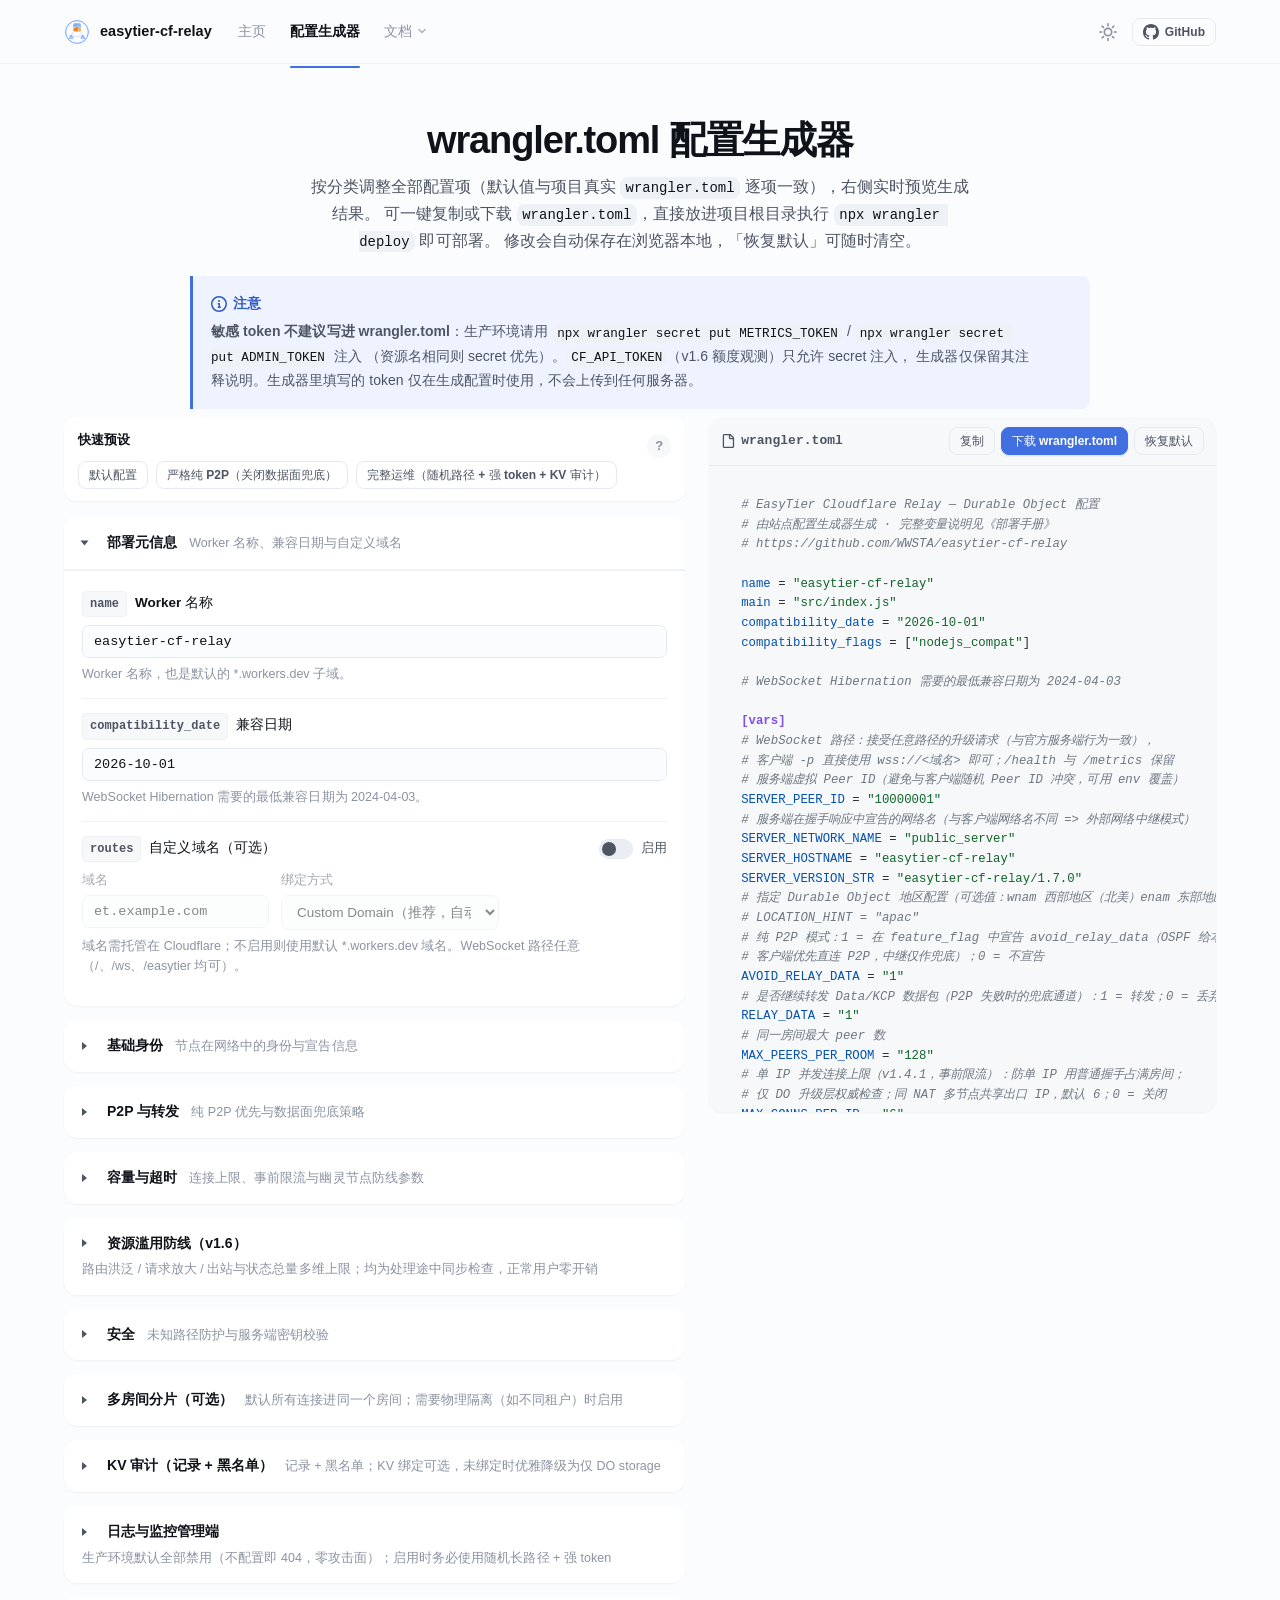
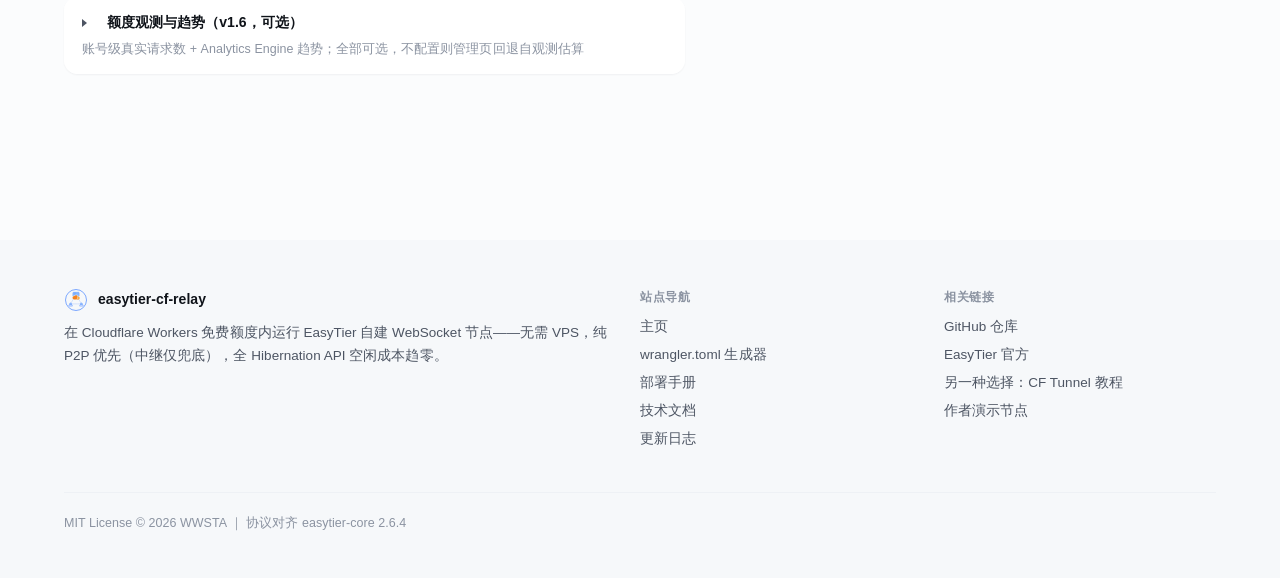
<file: generator.html>
<!DOCTYPE html>
<html lang="zh-CN">
<head>
<meta charset="UTF-8">
<meta name="viewport" content="width=device-width, initial-scale=1">
<title>wrangler.toml 配置生成器 — easytier-cf-relay</title>
<meta name="description" content="EasyTier Cloudflare Relay 的 wrangler.toml 在线配置生成器：按分类调整全部配置项（默认值与官方 wrangler.toml 一致），实时预览、校验并导出可直接部署的配置文件。">
<link rel="icon" href="favicon.ico">
<link rel="icon" type="image/svg+xml" href="assets/logo.svg">
<script src="js/theme.js"></script>
<link rel="stylesheet" href="css/variables.css">
<link rel="stylesheet" href="css/base.css">
<link rel="stylesheet" href="css/components.css">
<link rel="stylesheet" href="css/layout.css">
<link rel="stylesheet" href="css/generator.css">
<link rel="stylesheet" href="css/brand.css">
</head>
<body>

<header class="site-header">
  <div class="header-inner">
    <a class="brand" href="index.html">
      <img src="assets/logo.svg" alt="EasyTier CF Relay 图标" width="30" height="30">
      <span>easytier-cf-relay</span>
    </a>
    <nav class="site-nav" aria-label="站点导航">
      <a href="index.html">主页</a>
      <a href="generator.html" class="active" aria-current="page">配置生成器</a>
      <details class="nav-dropdown">
        <summary>文档
          <svg viewBox="0 0 12 12" width="12" height="12" fill="none" stroke="currentColor" stroke-width="1.5" stroke-linecap="round" stroke-linejoin="round" aria-hidden="true"><path d="M3 4.5 6 7.5l3-3"/></svg>
        </summary>
        <div class="nav-dropdown-menu">
          <a href="deploy.html">部署手册</a>
          <a href="technical.html">技术文档</a>
          <a href="changelog.html">更新日志</a>
        </div>
      </details>
    </nav>
    <div class="header-actions">
      <button class="icon-btn theme-toggle" type="button" data-theme-toggle aria-label="切换主题" title="切换主题">
        <svg class="icon-sun" viewBox="0 0 16 16" width="18" height="18" fill="currentColor" aria-hidden="true"><path d="M8 12a4 4 0 1 1 0-8 4 4 0 0 1 0 8Zm0-1.5a2.5 2.5 0 1 0 0-5 2.5 2.5 0 0 0 0 5ZM8 0a.75.75 0 0 1 .75.75v1.5a.75.75 0 0 1-1.5 0V.75A.75.75 0 0 1 8 0Zm0 13a.75.75 0 0 1 .75.75v1.5a.75.75 0 0 1-1.5 0v-1.5A.75.75 0 0 1 8 13ZM0 8a.75.75 0 0 1 .75-.75h1.5a.75.75 0 0 1 0 1.5H.75A.75.75 0 0 1 0 8Zm13 0a.75.75 0 0 1 .75-.75h1.5a.75.75 0 0 1 0 1.5h-1.5A.75.75 0 0 1 13 8Z"/><path d="M2.343 2.343a.75.75 0 0 1 1.06 0l1.061 1.06a.75.75 0 0 1-1.06 1.061l-1.06-1.06a.75.75 0 0 1 0-1.06Zm9.193 9.193a.75.75 0 0 1 1.06 0l1.061 1.06a.75.75 0 0 1-1.06 1.06l-1.061-1.06a.75.75 0 0 1 0-1.06ZM2.343 13.657a.75.75 0 0 1 0-1.06l1.06-1.061a.75.75 0 0 1 1.061 1.06l-1.06 1.061a.75.75 0 0 1-1.06 0Zm9.193-9.193a.75.75 0 0 1 0-1.06l1.06-1.061a.75.75 0 1 1 1.06 1.06l-1.06 1.061a.75.75 0 0 1-1.06 0Z"/></svg>
        <svg class="icon-moon" viewBox="0 0 16 16" width="18" height="18" fill="currentColor" aria-hidden="true"><path d="M12.63 2.75A7 7 0 1 0 12.63 13.25 5.5 5.5 0 1 1 12.63 2.75Z"/></svg>
      </button>
      <a class="btn btn-sm github-btn" href="https://github.com/WWSTA/easytier-cf-relay" target="_blank" rel="noopener noreferrer">
        <svg viewBox="0 0 16 16" width="16" height="16" fill="currentColor" aria-hidden="true"><path d="M8 0c4.42 0 8 3.58 8 8a8.013 8.013 0 0 1-5.45 7.59c-.4.08-.55-.17-.55-.38 0-.27.01-1.13.01-2.2 0-.75-.25-1.23-.54-1.48 1.78-.2 3.65-.88 3.65-3.95 0-.88-.31-1.59-.82-2.15.08-.2.36-1.02-.08-2.12 0 0-.67-.22-2.2.82-.64-.18-1.32-.27-2-.27-.68 0-1.36.09-2 .27-1.53-1.03-2.2-.82-2.2-.82-.44 1.1-.16 1.92-.08 2.12-.51.56-.82 1.28-.82 2.15 0 3.06 1.86 3.75 3.64 3.95-.23.2-.44.55-.51 1.07-.46.21-1.61.55-2.33-.66-.15-.24-.6-.83-1.23-.82-.67.01-.27.38.01.53.34.19.73.9.82 1.13.16.45.68 1.31 2.69.94 0 .67.01 1.3.01 1.49 0 .21-.15.45-.55.38A7.995 7.995 0 0 1 0 8c0-4.42 3.58-8 8-8Z"/></svg>
        <span class="github-label">GitHub</span>
      </a>
      <button class="icon-btn nav-toggle" type="button" data-nav-toggle aria-label="展开导航" aria-expanded="false">
        <svg viewBox="0 0 16 16" width="18" height="18" fill="currentColor" aria-hidden="true"><path d="M1 2.75A.75.75 0 0 1 1.75 2h12.5a.75.75 0 0 1 0 1.5H1.75A.75.75 0 0 1 1 2.75Zm0 5A.75.75 0 0 1 1.75 7h12.5a.75.75 0 0 1 0 1.5H1.75A.75.75 0 0 1 1 7.75ZM1.75 12h12.5a.75.75 0 0 1 0 1.5H1.75a.75.75 0 0 1 0-1.5Z"/></svg>
      </button>
    </div>
  </div>
</header>

<main class="container">

  <section class="generator-hero">
    <h1>wrangler.toml 配置生成器</h1>
    <p>
      按分类调整全部配置项（默认值与项目真实 <code>wrangler.toml</code> 逐项一致），右侧实时预览生成结果。
      可一键复制或下载 <code>wrangler.toml</code>，直接放进项目根目录执行 <code>npx wrangler deploy</code> 即可部署。
      修改会自动保存在浏览器本地，「恢复默认」可随时清空。
    </p>
    <div class="alert alert-note">
      <p class="alert-title">
        <svg viewBox="0 0 16 16" width="16" height="16" fill="currentColor" aria-hidden="true"><path d="M0 8a8 8 0 1 1 16 0A8 8 0 0 1 0 8Zm8-6.5a6.5 6.5 0 1 0 0 13 6.5 6.5 0 0 0 0-13ZM6.5 7.75A.75.75 0 0 1 7.25 7h1a.75.75 0 0 1 .75.75v2.75h.25a.75.75 0 0 1 0 1.5h-2a.75.75 0 0 1 0-1.5h.25v-2h-.25a.75.75 0 0 1-.75-.75ZM8 6a1 1 0 1 1 0-2 1 1 0 0 1 0 2Z"/></svg>
        <span>注意</span>
      </p>
      <p class="mb-0">
        <strong>敏感 token 不建议写进 wrangler.toml</strong>：生产环境请用
        <code>npx wrangler secret put METRICS_TOKEN</code> / <code>npx wrangler secret put ADMIN_TOKEN</code> 注入
        （资源名相同则 secret 优先）。<code>CF_API_TOKEN</code>（v1.6 额度观测）只允许 secret 注入，
        生成器仅保留其注释说明。生成器里填写的 token 仅在生成配置时使用，不会上传到任何服务器。
      </p>
    </div>
  </section>

  <div class="generator-grid">

    <div class="generator-column">
      <div class="generator-presets" role="group" aria-label="配置预设">
        <span class="presets-label">快速预设</span>
        <div class="presets-actions">
          <button class="btn btn-sm" type="button" data-preset="default">默认配置</button>
          <button class="btn btn-sm" type="button" data-preset="strictP2P">严格纯 P2P（关闭数据面兜底）</button>
          <button class="btn btn-sm" type="button" data-preset="opsFull">完整运维（随机路径 + 强 token + KV 审计）</button>
        </div>
        <details class="preset-help">
          <summary aria-label="查看快速预设说明" title="快速预设说明">?</summary>
          <div class="preset-help-panel">
            <p class="preset-help-title">快速预设说明</p>
            <ul>
              <li><strong>默认配置</strong>：与项目 <code>wrangler.toml</code> 的默认值一致，适合首次部署，只需补上自己的域名或使用 <code>*.workers.dev</code>。</li>
              <li><strong>严格纯 P2P</strong>：设置 <code>AVOID_RELAY_DATA=1</code> 并关闭数据面兜底（<code>RELAY_DATA=0</code>）。两端打洞失败时将无法通过本节点转发流量，只保留信令与路由辅助。</li>
              <li><strong>完整运维</strong>：打开 KV 审计，生成随机管理路径与强 token，并把日志级别设为 <code>info</code>；<code>AUDIT_KV_ID</code> 仍需填入你自己的 KV 命名空间 ID。</li>
            </ul>
            <p class="preset-help-note">每次点击都会先恢复默认值再套用，多个预设不会叠加。上线前建议把 token 改用 <code>wrangler secret put</code> 注入。</p>
          </div>
        </details>
      </div>

      <div id="gen-form" class="generator-form" aria-label="配置表单">
        <!-- 由 js/generator.js 动态渲染 -->
      </div>
    </div>

    <aside class="gen-preview" aria-label="生成结果预览">
      <div class="preview-head">
        <span class="preview-title">
          <svg viewBox="0 0 16 16" width="14" height="14" fill="currentColor" aria-hidden="true"><path d="M2 1.75C2 .784 2.784 0 3.75 0h6.586c.464 0 .909.184 1.237.513l2.914 2.914c.329.328.513.773.513 1.237v9.586A1.75 1.75 0 0 1 13.25 16h-9.5A1.75 1.75 0 0 1 2 14.25Zm1.75-.25a.25.25 0 0 0-.25.25v12.5c0 .138.112.25.25.25h9.5a.25.25 0 0 0 .25-.25V6h-2.75A1.75 1.75 0 0 1 9 4.25V1.5Zm6.75.062V4.25c0 .138.112.25.25.25h2.688l-.011-.013-2.914-2.914-.013-.011Z"/></svg>
          wrangler.toml
        </span>
        <div class="preview-actions">
          <button class="btn btn-sm" type="button" id="gen-copy">复制</button>
          <button class="btn btn-sm btn-primary" type="button" id="gen-download">下载 wrangler.toml</button>
          <button class="btn btn-sm" type="button" id="gen-reset">恢复默认</button>
        </div>
      </div>
      <pre id="gen-preview"><code></code></pre>
      <div class="gen-extra-msgs hidden" id="gen-extra-msgs"></div>
    </aside>

  </div>
</main>

<footer class="site-footer">
  <div class="container">
    <div class="footer-grid">
      <div>
        <div class="footer-brand">
          <img src="assets/logo.svg" alt="" width="24" height="24">
          <span>easytier-cf-relay</span>
        </div>
        <p class="mb-0">在 Cloudflare Workers 免费额度内运行 EasyTier 自建 WebSocket 节点——无需 VPS，纯 P2P 优先（中继仅兜底），全 Hibernation API 空闲成本趋零。</p>
      </div>
      <div>
        <h4>站点导航</h4>
        <ul>
          <li><a href="index.html">主页</a></li>
          <li><a href="generator.html">wrangler.toml 生成器</a></li>
          <li><a href="deploy.html">部署手册</a></li>
          <li><a href="technical.html">技术文档</a></li>
          <li><a href="changelog.html">更新日志</a></li>
        </ul>
      </div>
      <div>
        <h4>相关链接</h4>
        <ul>
          <li><a href="https://github.com/WWSTA/easytier-cf-relay" target="_blank" rel="noopener noreferrer">GitHub 仓库</a></li>
          <li><a href="https://github.com/EasyTier/EasyTier" target="_blank" rel="noopener noreferrer">EasyTier 官方</a></li>
          <li><a href="https://github.com/orgs/EasyTier/discussions/2512" target="_blank" rel="noopener noreferrer">另一种选择：CF Tunnel 教程</a></li>
          <li><a href="https://ouret.ccwu.cc/" target="_blank" rel="noopener noreferrer">作者演示节点</a></li>
        </ul>
      </div>
    </div>
    <div class="footer-bottom">
      <span>MIT License © 2026 WWSTA ｜ 协议对齐 easytier-core 2.6.4</span>
    </div>
  </div>
</footer>

<script src="js/data/config-items.js"></script>
<script src="js/main.js"></script>
<script src="js/generator.js"></script>
</body>
</html>
</file>
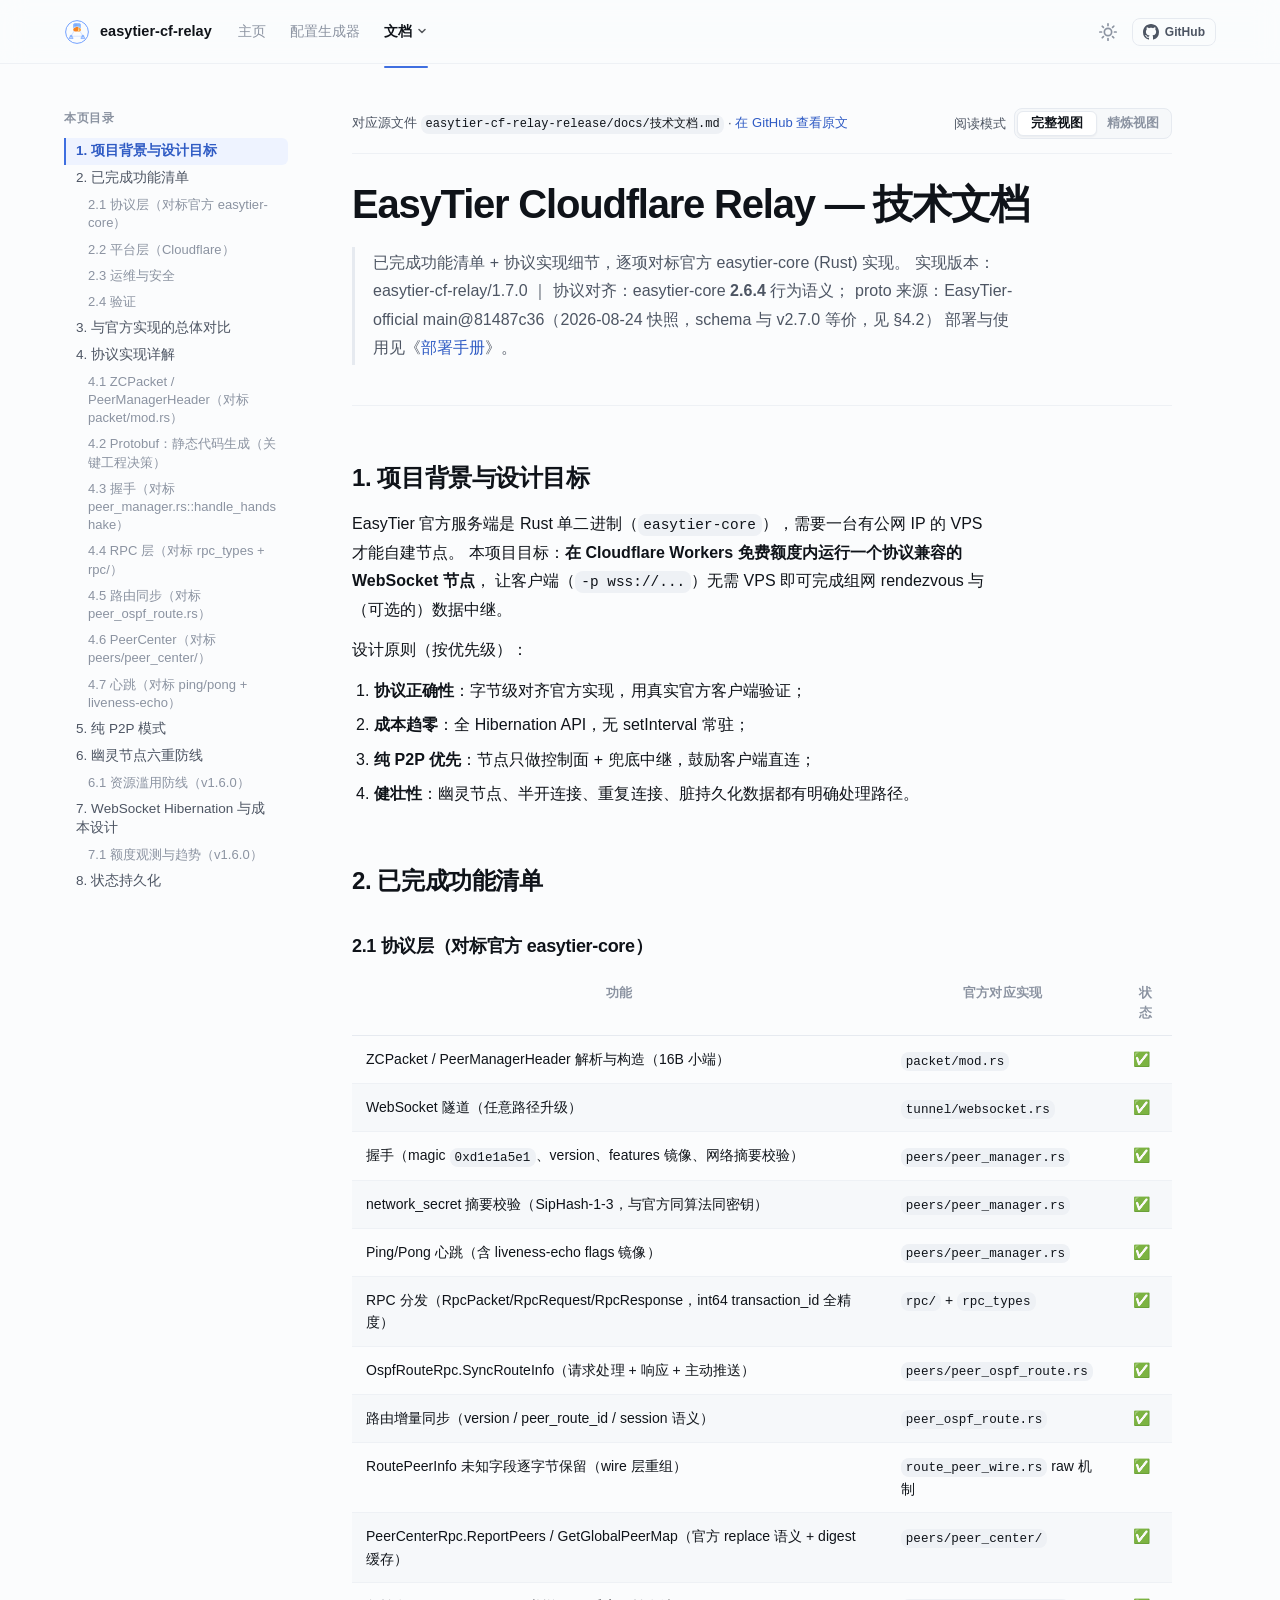
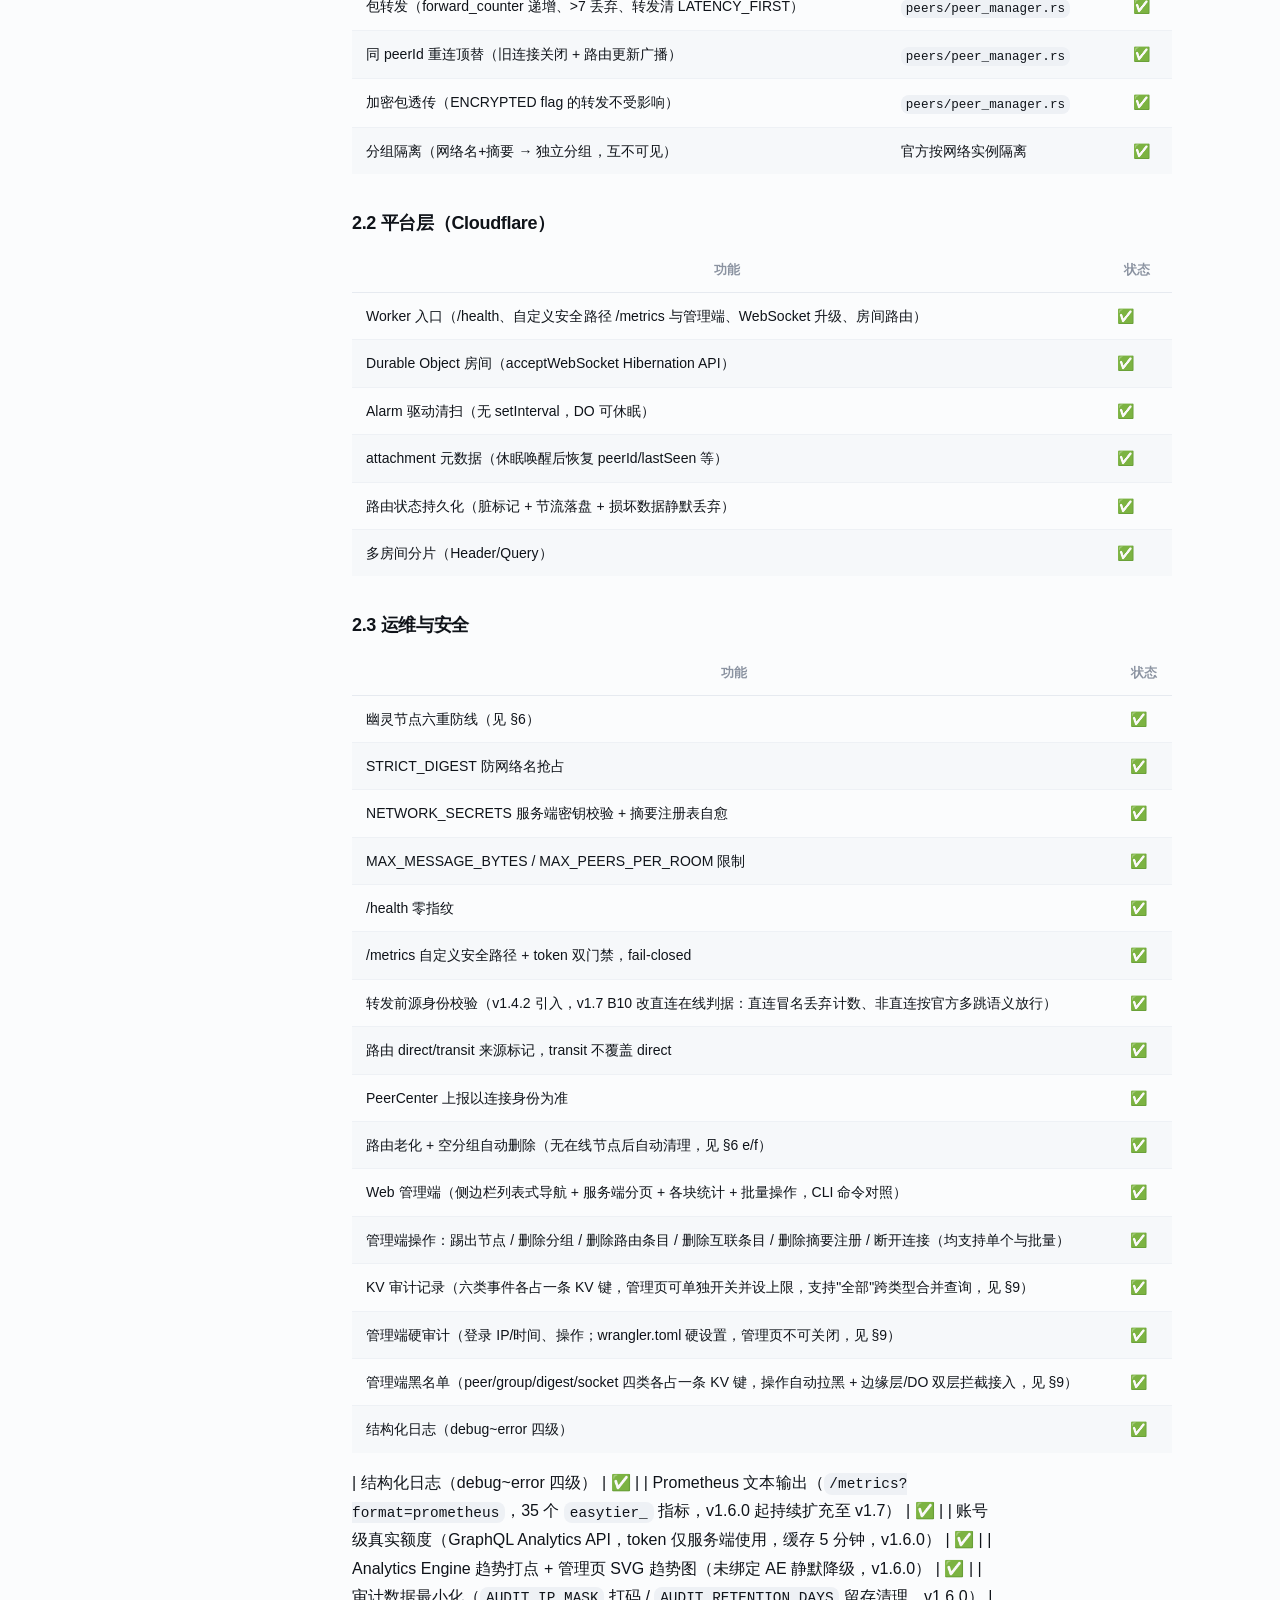
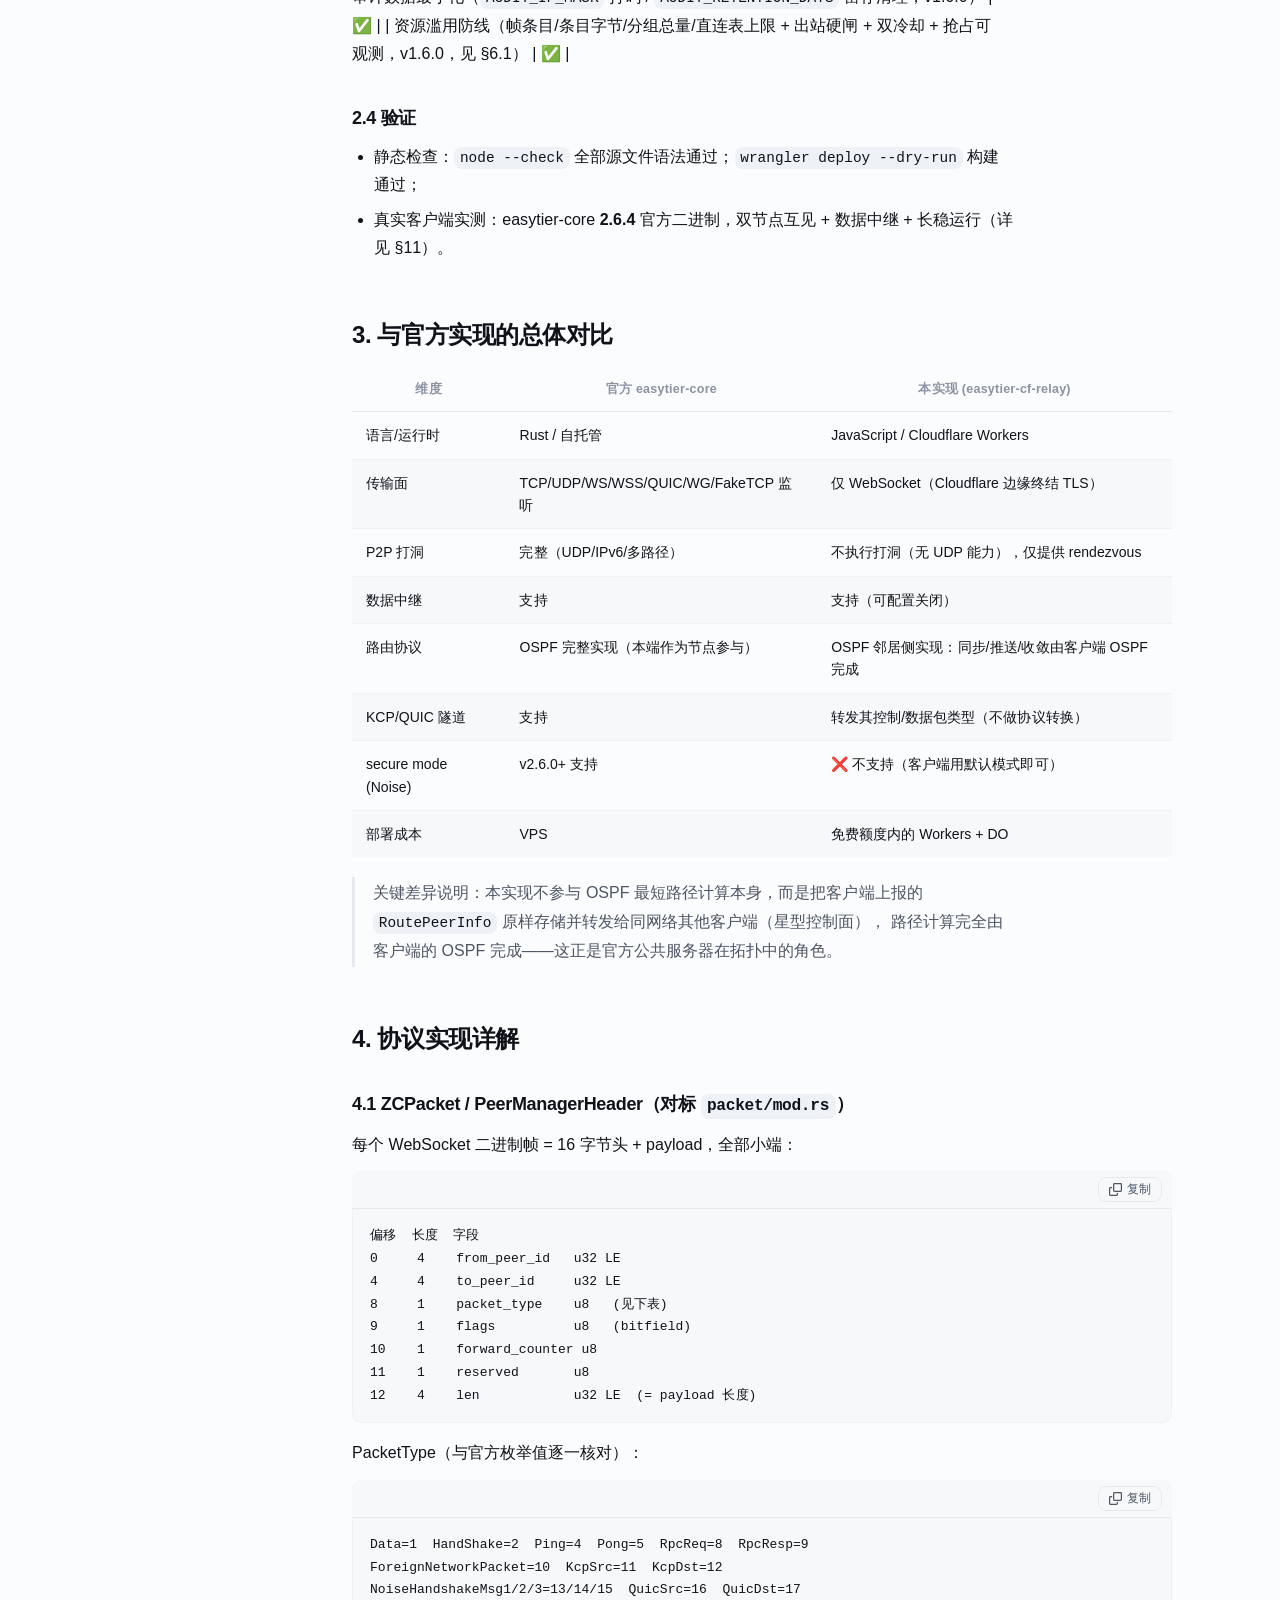
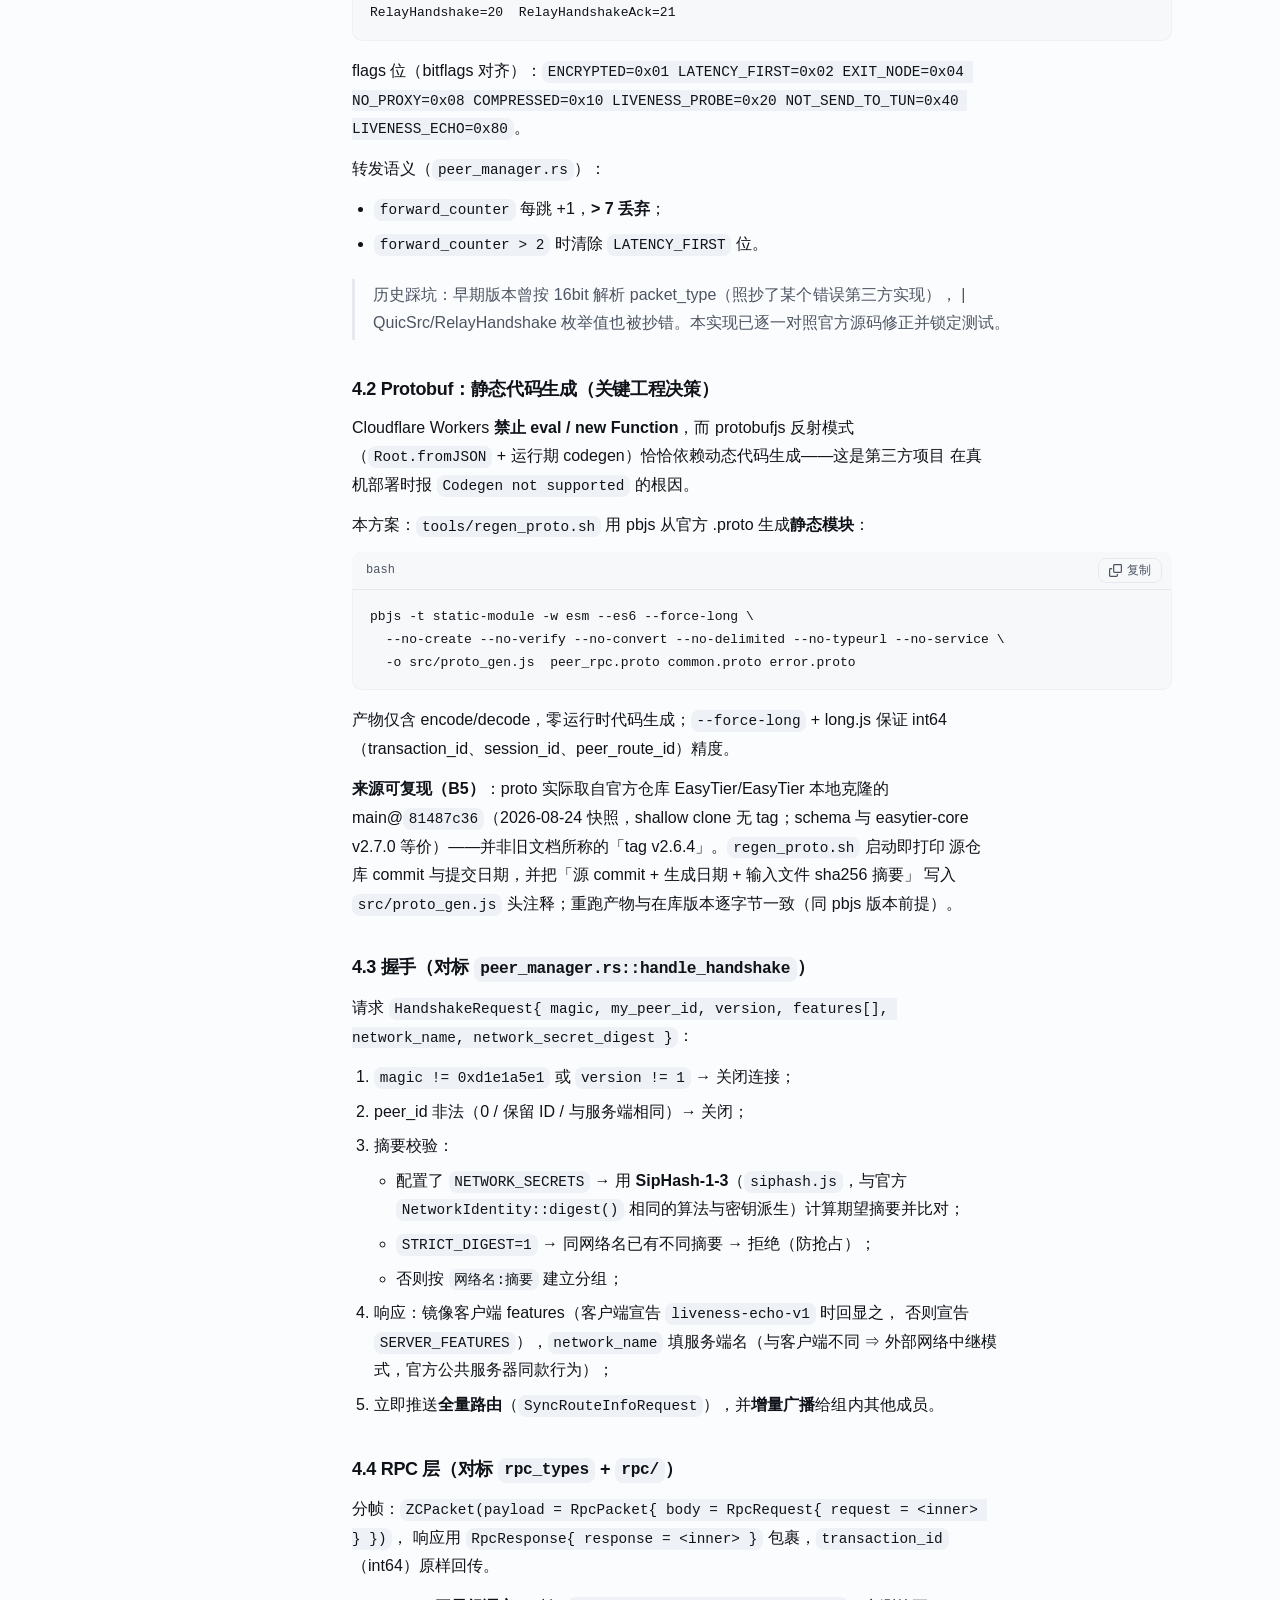
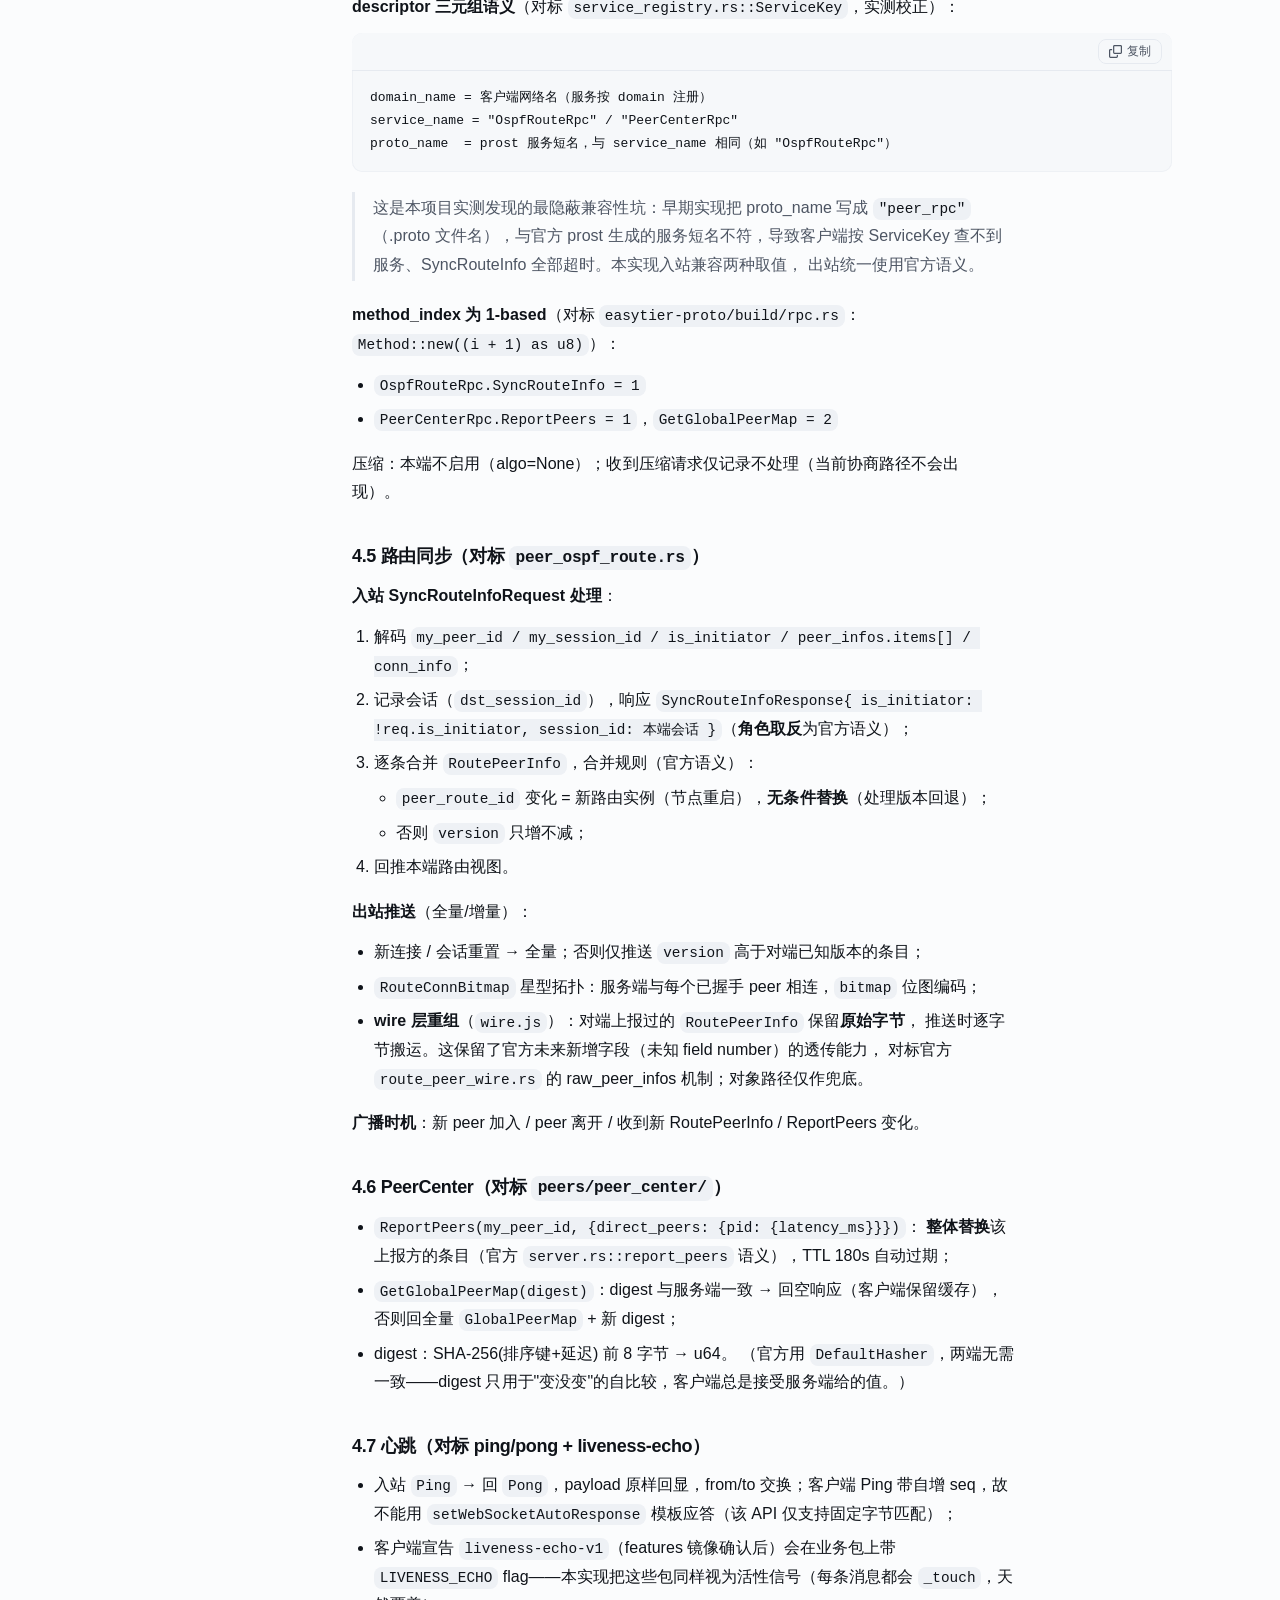
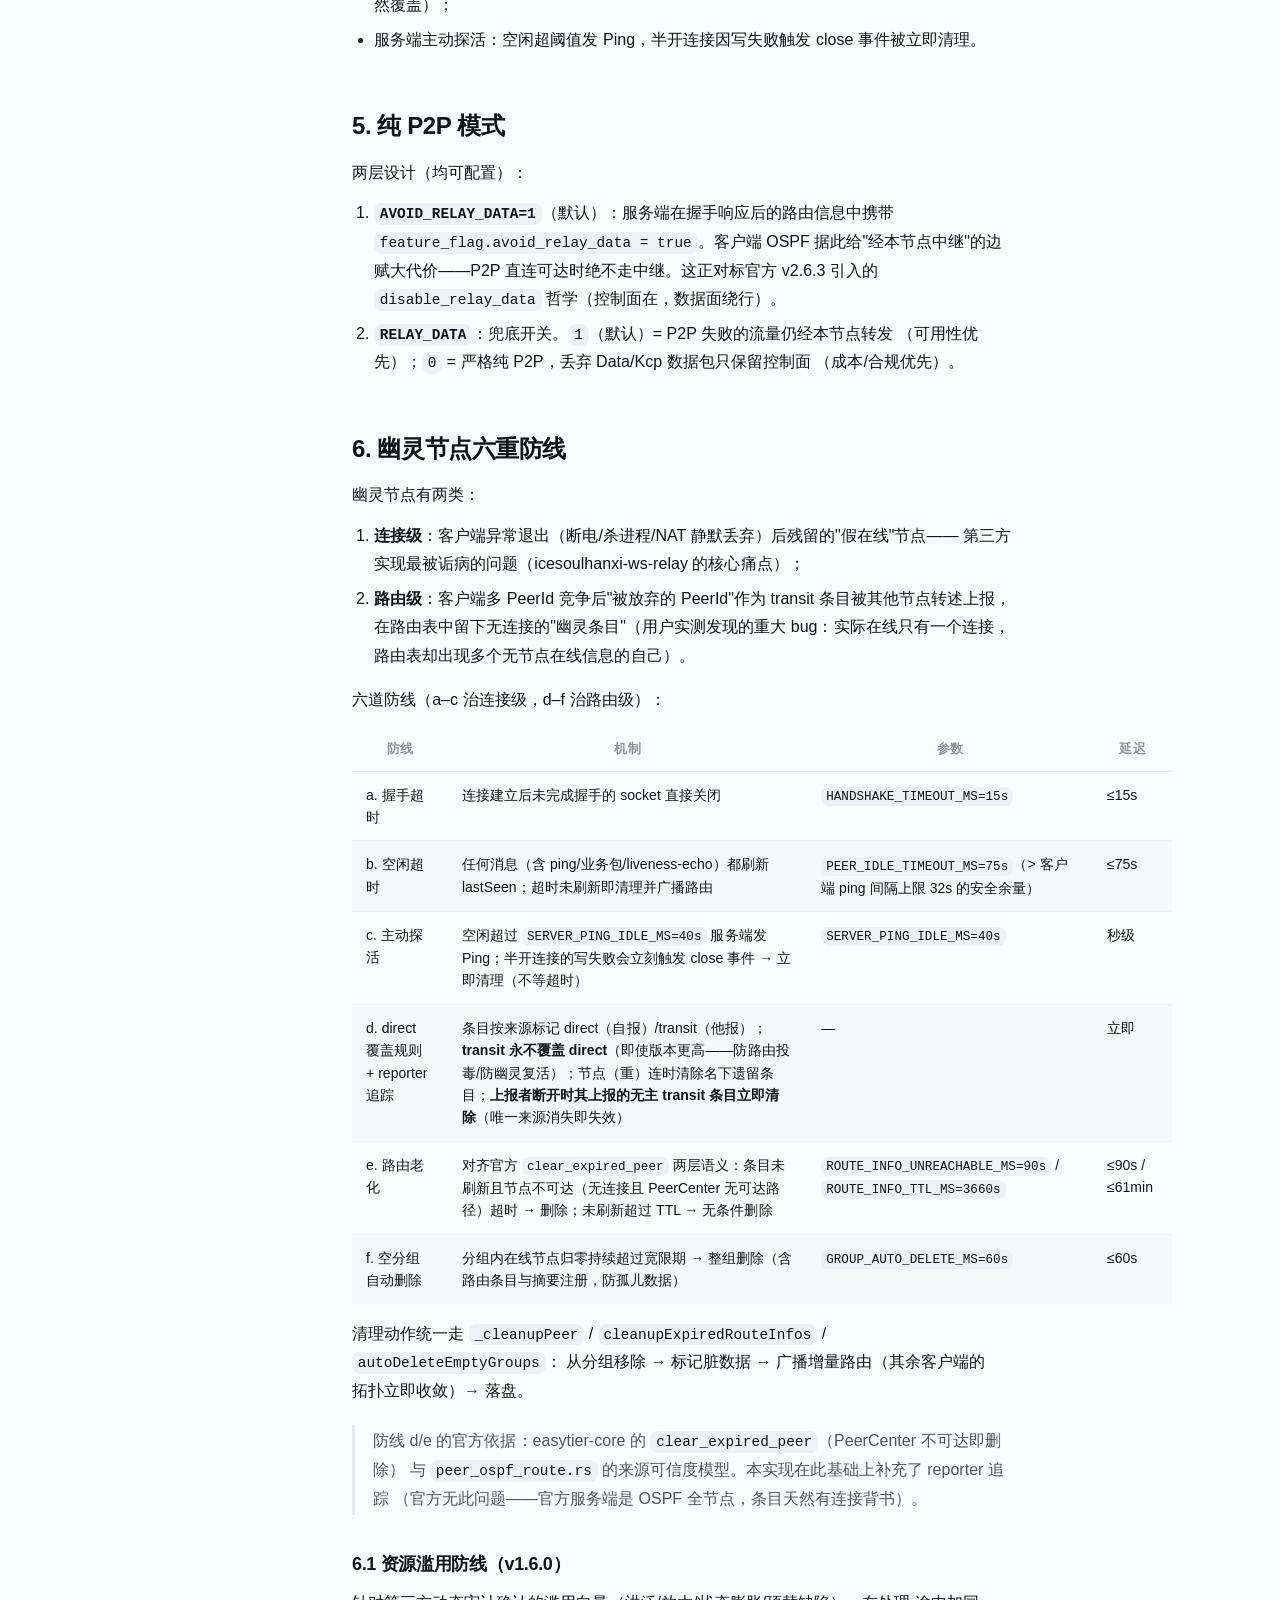
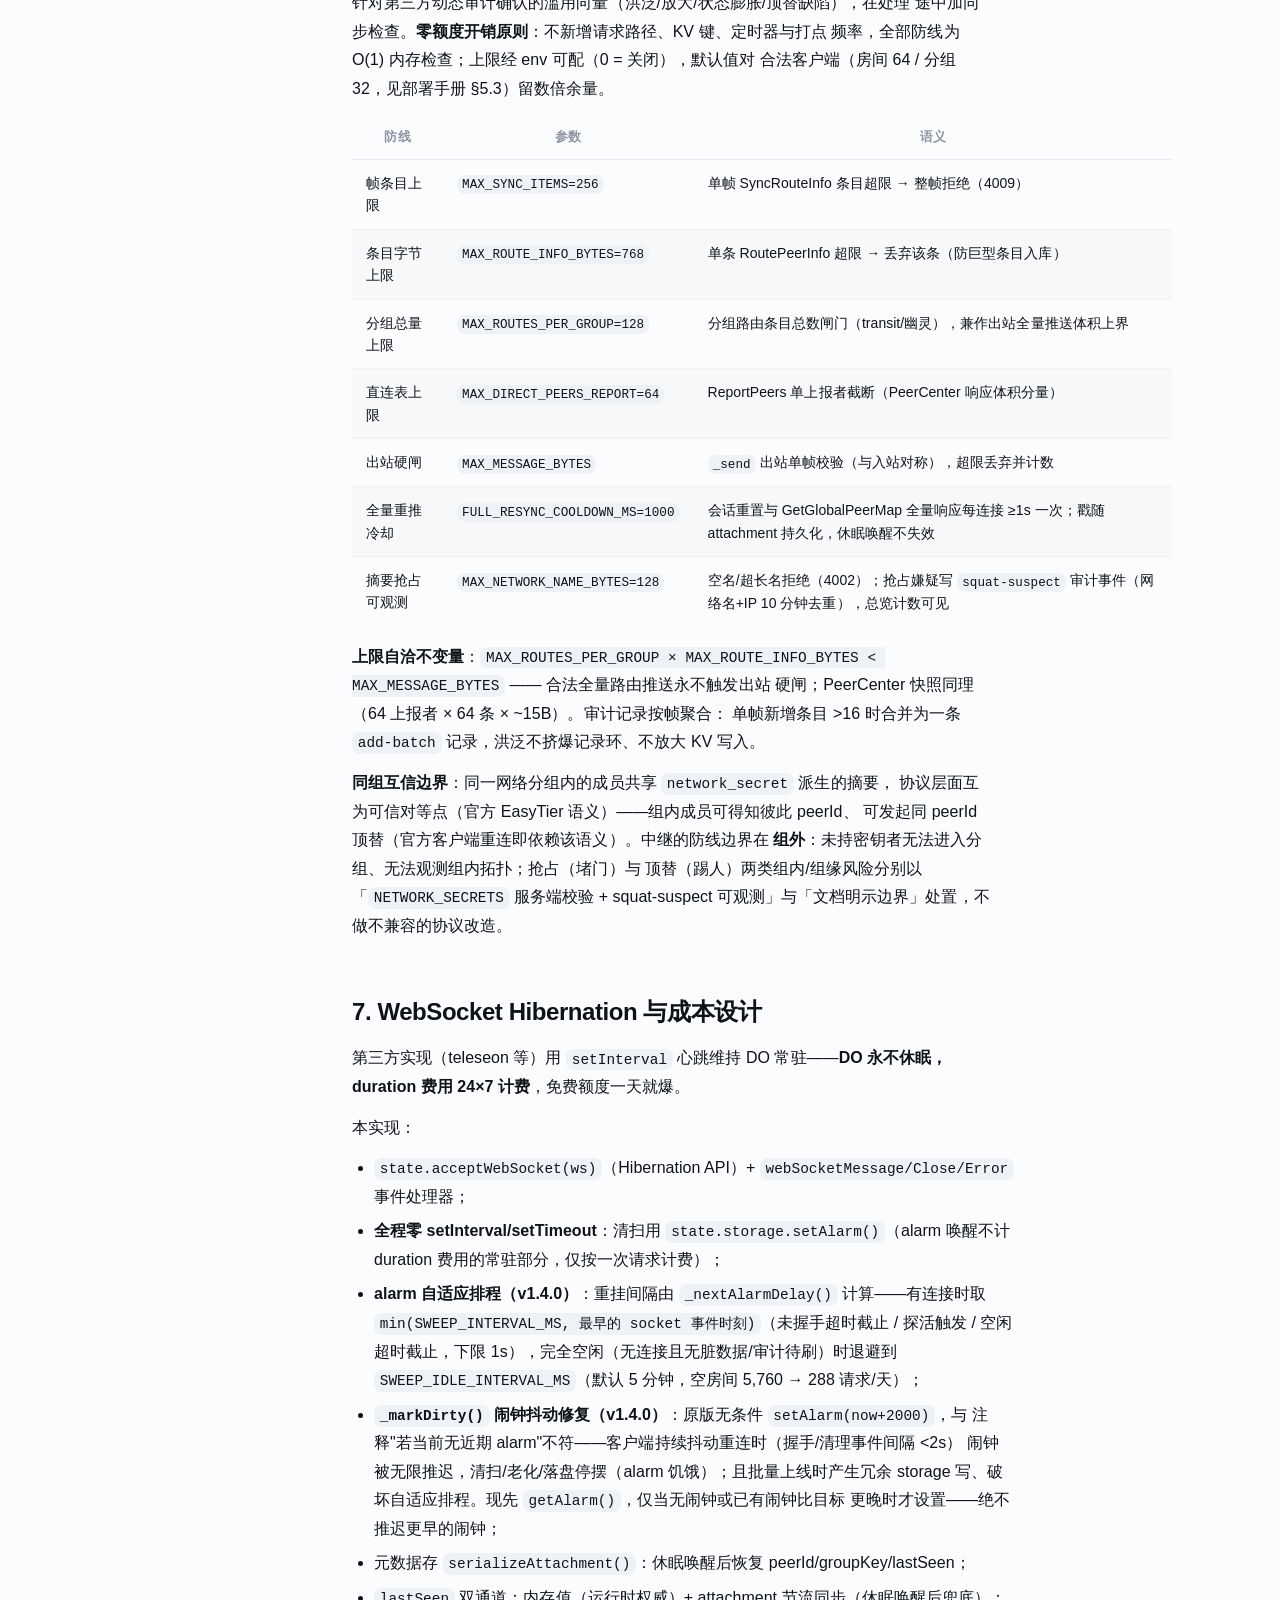
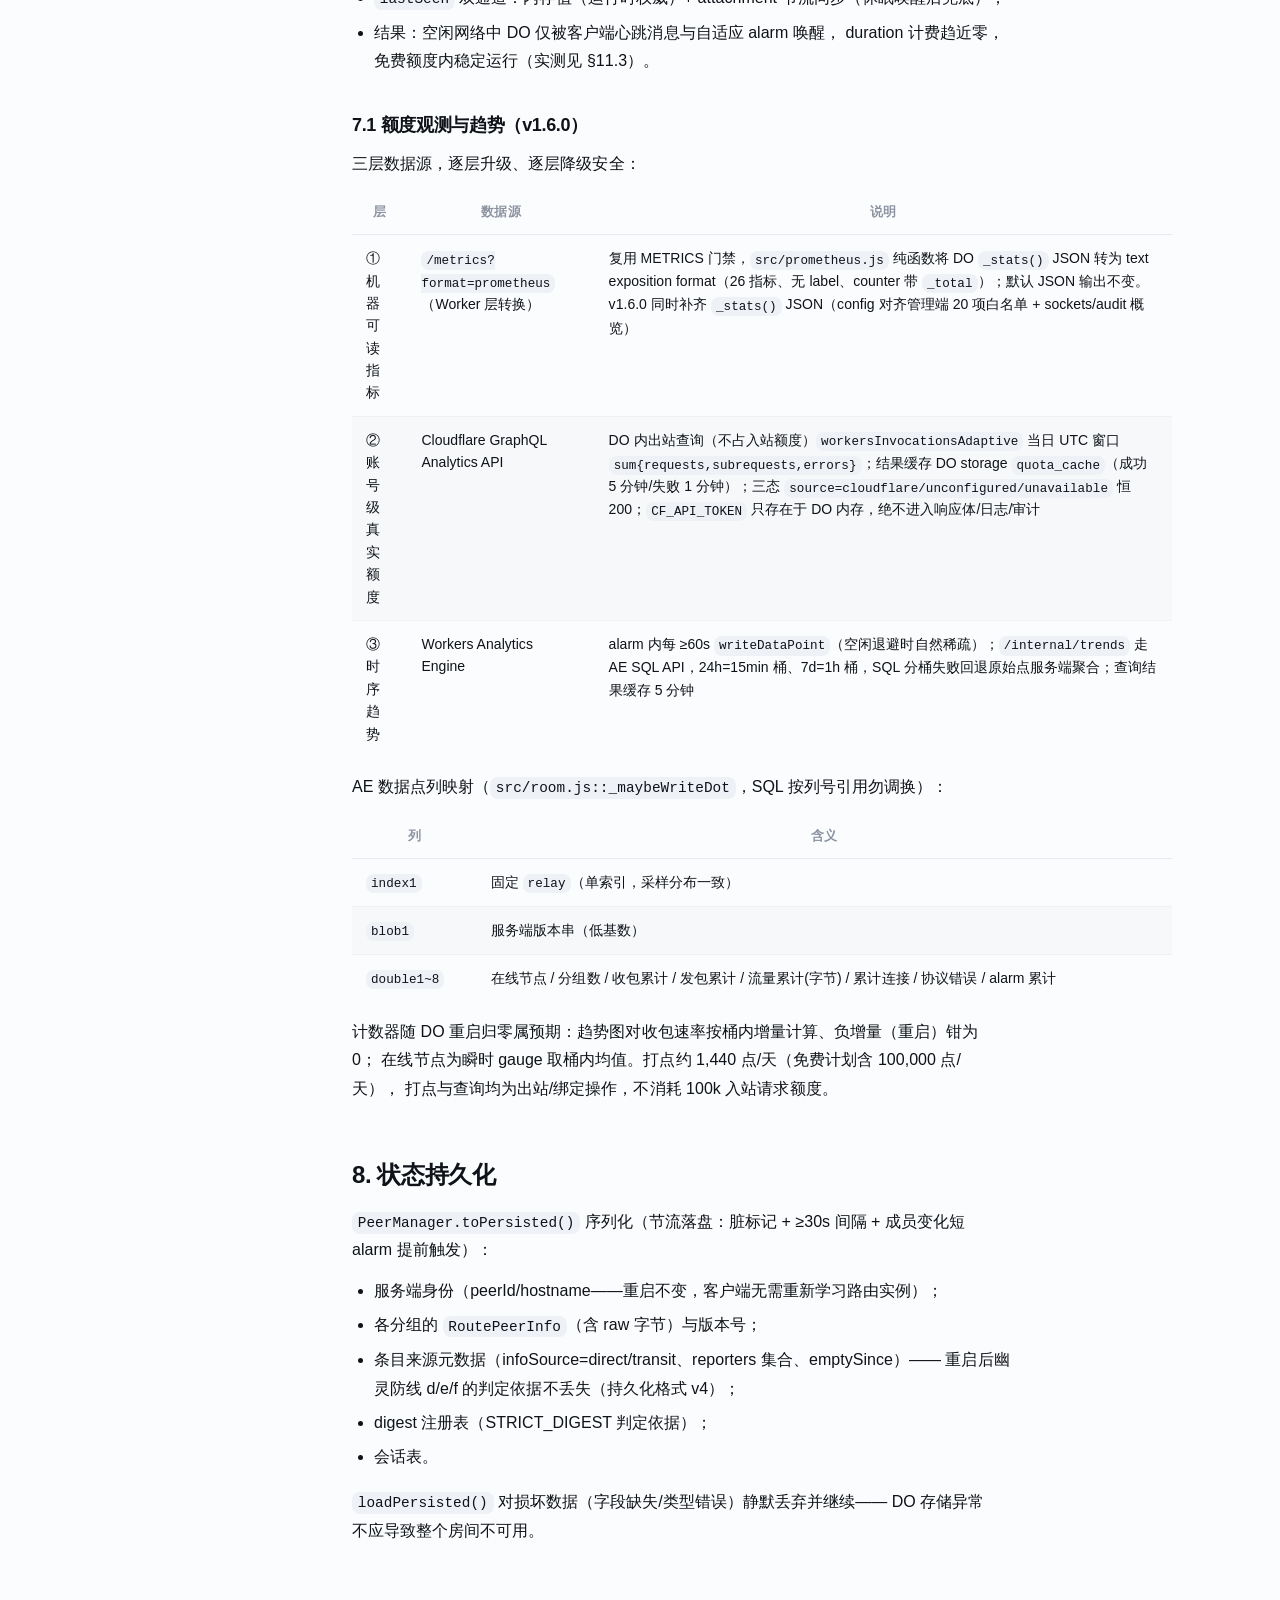
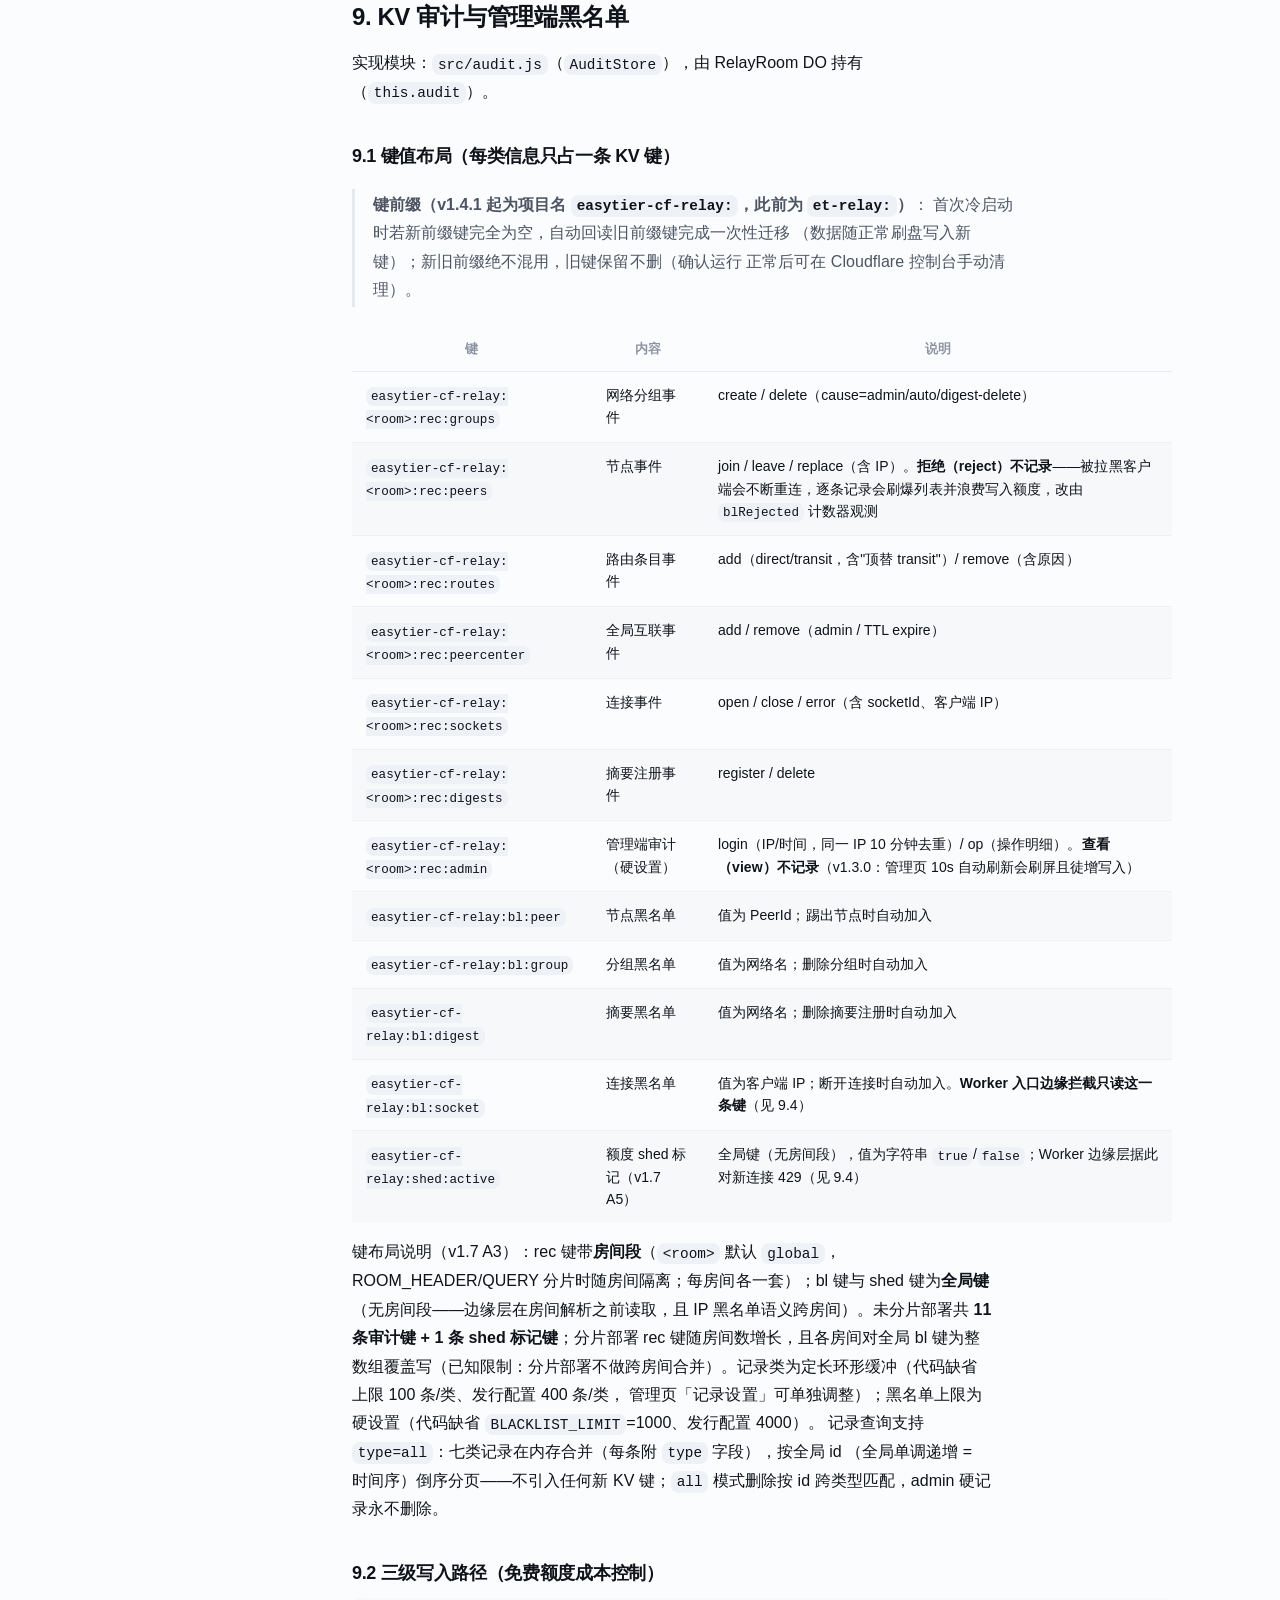
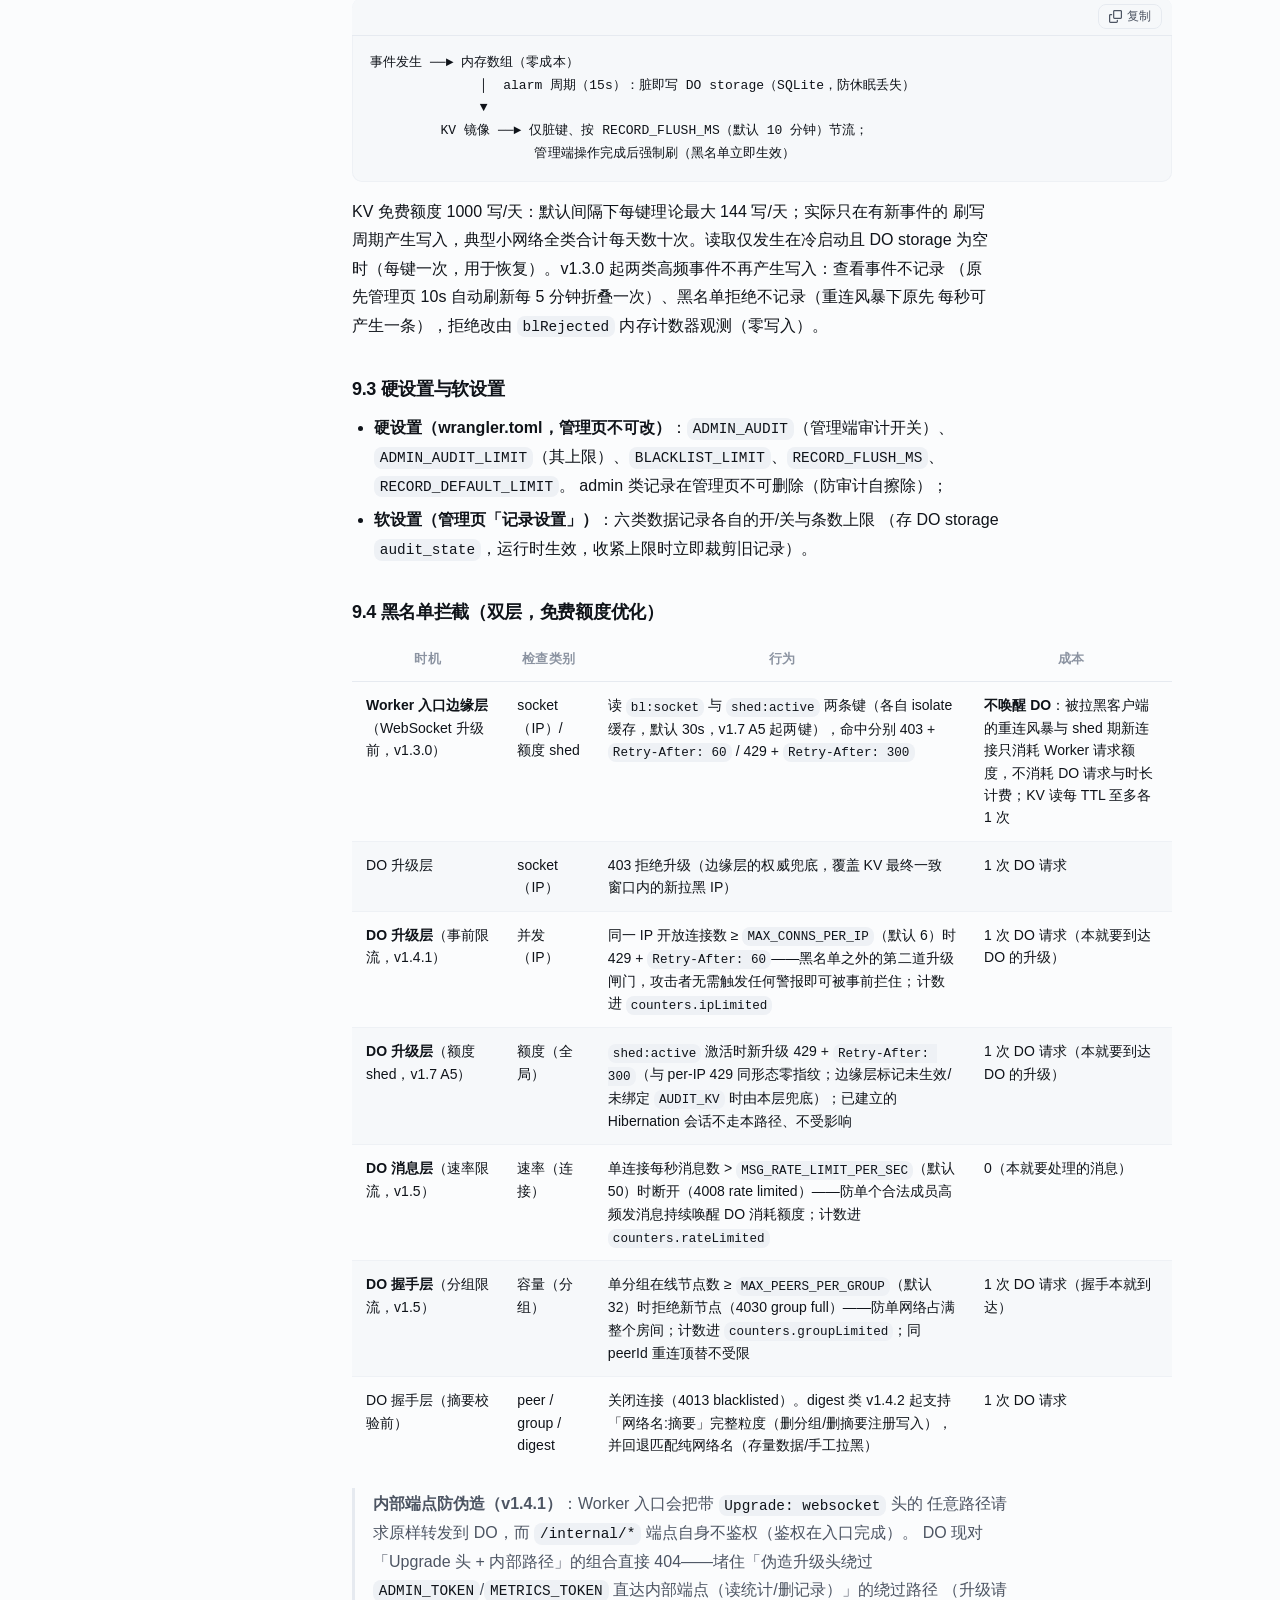
<file: technical.html>
<!DOCTYPE html>
<html lang="zh-CN">
<head>
<meta charset="UTF-8">
<meta name="viewport" content="width=device-width, initial-scale=1">
<title>技术文档 — easytier-cf-relay</title>
<meta name="description" content="EasyTier Cloudflare Relay 技术文档：协议实现详解（握手 / OSPF 路由同步 / PeerCenter / 包转发）、幽灵节点六重防线、Hibernation 成本设计、KV 审计与黑名单、已知限制。">
<link rel="icon" href="favicon.ico">
<link rel="icon" type="image/svg+xml" href="assets/logo.svg">
<script src="js/theme.js"></script>
<link rel="stylesheet" href="css/variables.css">
<link rel="stylesheet" href="css/base.css">
<link rel="stylesheet" href="css/components.css">
<link rel="stylesheet" href="css/layout.css">
<link rel="stylesheet" href="css/brand.css">
</head>
<body>

<header class="site-header">
  <div class="header-inner">
    <a class="brand" href="index.html">
      <img src="assets/logo.svg" alt="EasyTier CF Relay 图标" width="30" height="30">
      <span>easytier-cf-relay</span>
    </a>
    <nav class="site-nav" aria-label="站点导航">
        <a href="index.html">主页</a>
        <a href="generator.html">配置生成器</a>
        <details class="nav-dropdown">
        <summary class="active" aria-current="true">文档 <svg viewBox="0 0 12 12" width="12" height="12" fill="none" stroke="currentColor" stroke-width="1.5" stroke-linecap="round" stroke-linejoin="round" aria-hidden="true"><path d="M3 4.5 6 7.5l3-3"/></svg></summary>
        <div class="nav-dropdown-menu">
        <a href="deploy.html">部署手册</a>
        <a href="technical.html" class="active" aria-current="page">技术文档</a>
        <a href="changelog.html">更新日志</a>
        </div>
        </details>
    </nav>
    <div class="header-actions">
      <button class="icon-btn theme-toggle" type="button" data-theme-toggle aria-label="切换主题" title="切换主题">
        <svg class="icon-sun" viewBox="0 0 16 16" width="18" height="18" fill="currentColor" aria-hidden="true"><path d="M8 12a4 4 0 1 1 0-8 4 4 0 0 1 0 8Zm0-1.5a2.5 2.5 0 1 0 0-5 2.5 2.5 0 0 0 0 5ZM8 0a.75.75 0 0 1 .75.75v1.5a.75.75 0 0 1-1.5 0V.75A.75.75 0 0 1 8 0Zm0 13a.75.75 0 0 1 .75.75v1.5a.75.75 0 0 1-1.5 0v-1.5A.75.75 0 0 1 8 13ZM0 8a.75.75 0 0 1 .75-.75h1.5a.75.75 0 0 1 0 1.5H.75A.75.75 0 0 1 0 8Zm13 0a.75.75 0 0 1 .75-.75h1.5a.75.75 0 0 1 0 1.5h-1.5A.75.75 0 0 1 13 8Z"/><path d="M2.343 2.343a.75.75 0 0 1 1.06 0l1.061 1.06a.75.75 0 0 1-1.06 1.061l-1.06-1.06a.75.75 0 0 1 0-1.06Zm9.193 9.193a.75.75 0 0 1 1.06 0l1.061 1.06a.75.75 0 0 1-1.06 1.06l-1.061-1.06a.75.75 0 0 1 0-1.06ZM2.343 13.657a.75.75 0 0 1 0-1.06l1.06-1.061a.75.75 0 0 1 1.061 1.06l-1.06 1.061a.75.75 0 0 1-1.06 0Zm9.193-9.193a.75.75 0 0 1 0-1.06l1.06-1.061a.75.75 0 1 1 1.06 1.06l-1.06 1.061a.75.75 0 0 1-1.06 0Z"/></svg>
        <svg class="icon-moon" viewBox="0 0 16 16" width="18" height="18" fill="currentColor" aria-hidden="true"><path d="M12.63 2.75A7 7 0 1 0 12.63 13.25 5.5 5.5 0 1 1 12.63 2.75Z"/></svg>
      </button>
      <a class="btn btn-sm github-btn" href="https://github.com/WWSTA/easytier-cf-relay" target="_blank" rel="noopener noreferrer">
        <svg viewBox="0 0 16 16" width="16" height="16" fill="currentColor" aria-hidden="true"><path d="M8 0c4.42 0 8 3.58 8 8a8.013 8.013 0 0 1-5.45 7.59c-.4.08-.55-.17-.55-.38 0-.27.01-1.13.01-2.2 0-.75-.25-1.23-.54-1.48 1.78-.2 3.65-.88 3.65-3.95 0-.88-.31-1.59-.82-2.15.08-.2.36-1.02-.08-2.12 0 0-.67-.22-2.2.82-.64-.18-1.32-.27-2-.27-.68 0-1.36.09-2 .27-1.53-1.03-2.2-.82-2.2-.82-.44 1.1-.16 1.92-.08 2.12-.51.56-.82 1.28-.82 2.15 0 3.06 1.86 3.75 3.64 3.95-.23.2-.44.55-.51 1.07-.46.21-1.61.55-2.33-.66-.15-.24-.6-.83-1.23-.82-.67.01-.27.38.01.53.34.19.73.9.82 1.13.16.45.68 1.31 2.69.94 0 .67.01 1.3.01 1.49 0 .21-.15.45-.55.38A7.995 7.995 0 0 1 0 8c0-4.42 3.58-8 8-8Z"/></svg><span class="github-label">GitHub</span>
      </a>
      <button class="icon-btn nav-toggle" type="button" data-nav-toggle aria-label="展开导航" aria-expanded="false">
        <svg viewBox="0 0 16 16" width="18" height="18" fill="currentColor" aria-hidden="true"><path d="M1 2.75A.75.75 0 0 1 1.75 2h12.5a.75.75 0 0 1 0 1.5H1.75A.75.75 0 0 1 1 2.75Zm0 5A.75.75 0 0 1 1.75 7h12.5a.75.75 0 0 1 0 1.5H1.75A.75.75 0 0 1 1 7.75ZM1.75 12h12.5a.75.75 0 0 1 0 1.5H1.75a.75.75 0 0 1 0-1.5Z"/></svg>
      </button>
    </div>
  </div>
</header>

<div class="doc-layout">
  <aside class="doc-sidebar" aria-label="本页目录">
    <p class="toc-title">本页目录</p>
    <ul>
          <li class="toc-h2"><a href="#1-项目背景与设计目标">1. 项目背景与设计目标</a></li>
          <li class="toc-h2"><a href="#2-已完成功能清单">2. 已完成功能清单</a></li>
          <li class="toc-h3"><a href="#21-协议层对标官方-easytier-core">2.1 协议层（对标官方 easytier-core）</a></li>
          <li class="toc-h3"><a href="#22-平台层cloudflare">2.2 平台层（Cloudflare）</a></li>
          <li class="toc-h3"><a href="#23-运维与安全">2.3 运维与安全</a></li>
          <li class="toc-h3"><a href="#24-验证">2.4 验证</a></li>
          <li class="toc-h2"><a href="#3-与官方实现的总体对比">3. 与官方实现的总体对比</a></li>
          <li class="toc-h2 toc-extended"><a href="#4-协议实现详解">4. 协议实现详解</a></li>
          <li class="toc-h3 toc-extended"><a href="#41-zcpacket-peermanagerheader对标-packetmodrs">4.1 ZCPacket / PeerManagerHeader（对标 packet/mod.rs）</a></li>
          <li class="toc-h3 toc-extended"><a href="#42-protobuf静态代码生成关键工程决策">4.2 Protobuf：静态代码生成（关键工程决策）</a></li>
          <li class="toc-h3 toc-extended"><a href="#43-握手对标-peer_managerrshandle_handshake">4.3 握手（对标 peer_manager.rs::handle_handshake）</a></li>
          <li class="toc-h3 toc-extended"><a href="#44-rpc-层对标-rpc_types-rpc">4.4 RPC 层（对标 rpc_types + rpc/）</a></li>
          <li class="toc-h3 toc-extended"><a href="#45-路由同步对标-peer_ospf_routers">4.5 路由同步（对标 peer_ospf_route.rs）</a></li>
          <li class="toc-h3 toc-extended"><a href="#46-peercenter对标-peerspeer_center">4.6 PeerCenter（对标 peers/peer_center/）</a></li>
          <li class="toc-h3 toc-extended"><a href="#47-心跳对标-pingpong-liveness-echo">4.7 心跳（对标 ping/pong + liveness-echo）</a></li>
          <li class="toc-h2"><a href="#5-纯-p2p-模式">5. 纯 P2P 模式</a></li>
          <li class="toc-h2"><a href="#6-幽灵节点六重防线">6. 幽灵节点六重防线</a></li>
          <li class="toc-h3"><a href="#61-资源滥用防线v160">6.1 资源滥用防线（v1.6.0）</a></li>
          <li class="toc-h2"><a href="#7-websocket-hibernation-与成本设计">7. WebSocket Hibernation 与成本设计</a></li>
          <li class="toc-h3"><a href="#71-额度观测与趋势v160">7.1 额度观测与趋势（v1.6.0）</a></li>
          <li class="toc-h2 toc-extended"><a href="#8-状态持久化">8. 状态持久化</a></li>
          <li class="toc-h2 toc-extended"><a href="#9-kv-审计与管理端黑名单">9. KV 审计与管理端黑名单</a></li>
          <li class="toc-h3 toc-extended"><a href="#91-键值布局每类信息只占一条-kv-键">9.1 键值布局（每类信息只占一条 KV 键）</a></li>
          <li class="toc-h3 toc-extended"><a href="#92-三级写入路径免费额度成本控制">9.2 三级写入路径（免费额度成本控制）</a></li>
          <li class="toc-h3 toc-extended"><a href="#93-硬设置与软设置">9.3 硬设置与软设置</a></li>
          <li class="toc-h3 toc-extended"><a href="#94-黑名单拦截双层免费额度优化">9.4 黑名单拦截（双层，免费额度优化）</a></li>
          <li class="toc-h3 toc-extended"><a href="#95-事件来源挂钩点">9.5 事件来源（挂钩点）</a></li>
          <li class="toc-h3 toc-extended"><a href="#96-审计数据最小化v160">9.6 审计数据最小化（v1.6.0）</a></li>
          <li class="toc-h2"><a href="#10-第三方项目问题与本实现的修复">10. 第三方项目问题与本实现的修复</a></li>
          <li class="toc-h2"><a href="#11-测试体系与实测结果">11. 测试体系与实测结果</a></li>
          <li class="toc-h3"><a href="#111-静态检查">11.1 静态检查</a></li>
          <li class="toc-h3"><a href="#113-真实客户端实测easytier-core-v264-官方-release-二进制">11.3 真实客户端实测（easytier-core v2.6.4 官方 release 二进制）</a></li>
          <li class="toc-h2"><a href="#12-已知限制">12. 已知限制</a></li>
          <li class="toc-h2 toc-extended"><a href="#13-代码结构参考">13. 代码结构参考</a></li>
    </ul>
  </aside>

  <main class="doc-article markdown-body">
    <div class="doc-toolbar">
      <div class="doc-meta">
        对应源文件 <code>easytier-cf-relay-release/docs/技术文档.md</code> ·
        <a href="https://github.com/WWSTA/easytier-cf-relay/blob/main/docs/%E6%8A%80%E6%9C%AF%E6%96%87%E6%A1%A3.md" target="_blank" rel="noopener noreferrer">在 GitHub 查看原文</a>
      </div>
      <div class="view-switch">
        <span>阅读模式</span>
        <div class="segmented" data-doc-view role="group" aria-label="阅读模式">
          <button type="button" data-view="full" class="active" aria-pressed="true">完整视图</button>
          <button type="button" data-view="refined" aria-pressed="false">精炼视图</button>
        </div>
      </div>
    </div>

<h1 id="easytier-cloudflare-relay-技术文档" class="heading-anchor"><a class="anchor" href="#easytier-cloudflare-relay-技术文档" aria-label="锚点链接"><svg viewBox="0 0 16 16" width="15" height="15" fill="currentColor" aria-hidden="true"><path d="m7.775 3.275a.75.75 0 0 0 1.06 1.06l1.25-1.25a2 2 0 1 1 2.83 2.83l-2.5 2.5a2 2 0 0 1-2.83 0 .75.75 0 0 0-1.06 1.06 3.5 3.5 0 0 0 4.95 0l2.5-2.5a3.5 3.5 0 0 0-4.95-4.95l-1.25 1.25Zm-4.69 9.64a2 2 0 0 1 0-2.83l2.5-2.5a2 2 0 0 1 2.83 0 .75.75 0 0 0 1.06-1.06 3.5 3.5 0 0 0-4.95 0l-2.5 2.5a3.5 3.5 0 0 0 4.95 4.95l1.25-1.25a.75.75 0 0 0-1.06-1.06l-1.25 1.25a2 2 0 0 1-2.83 0Z"/></svg></a>EasyTier Cloudflare Relay — 技术文档</h1>
<blockquote>
<p>已完成功能清单 + 协议实现细节，逐项对标官方 easytier-core (Rust) 实现。
实现版本：easytier-cf-relay/1.7.0 ｜ 协议对齐：easytier-core <strong>2.6.4</strong> 行为语义；
proto 来源：EasyTier-official main@81487c36（2026-08-24 快照，schema 与 v2.7.0 等价，见 §4.2）
部署与使用见《<a href="deploy.html">部署手册</a>》。</p>
</blockquote>
<hr>


<section class="doc-sec" id="1-项目背景与设计目标-sec">
<h2 id="1-项目背景与设计目标" class="heading-anchor"><a class="anchor" href="#1-项目背景与设计目标" aria-label="锚点链接"><svg viewBox="0 0 16 16" width="15" height="15" fill="currentColor" aria-hidden="true"><path d="m7.775 3.275a.75.75 0 0 0 1.06 1.06l1.25-1.25a2 2 0 1 1 2.83 2.83l-2.5 2.5a2 2 0 0 1-2.83 0 .75.75 0 0 0-1.06 1.06 3.5 3.5 0 0 0 4.95 0l2.5-2.5a3.5 3.5 0 0 0-4.95-4.95l-1.25 1.25Zm-4.69 9.64a2 2 0 0 1 0-2.83l2.5-2.5a2 2 0 0 1 2.83 0 .75.75 0 0 0 1.06-1.06 3.5 3.5 0 0 0-4.95 0l-2.5 2.5a3.5 3.5 0 0 0 4.95 4.95l1.25-1.25a.75.75 0 0 0-1.06-1.06l-1.25 1.25a2 2 0 0 1-2.83 0Z"/></svg></a>1. 项目背景与设计目标</h2>
<p>EasyTier 官方服务端是 Rust 单二进制（<code>easytier-core</code>），需要一台有公网 IP 的 VPS 才能自建节点。
本项目目标：<strong>在 Cloudflare Workers 免费额度内运行一个协议兼容的 WebSocket 节点</strong>，
让客户端（<code>-p wss://...</code>）无需 VPS 即可完成组网 rendezvous 与（可选的）数据中继。</p>
<p>设计原则（按优先级）：</p>
<ol>
<li><strong>协议正确性</strong>：字节级对齐官方实现，用真实官方客户端验证；</li>
<li><strong>成本趋零</strong>：全 Hibernation API，无 setInterval 常驻；</li>
<li><strong>纯 P2P 优先</strong>：节点只做控制面 + 兜底中继，鼓励客户端直连；</li>
<li><strong>健壮性</strong>：幽灵节点、半开连接、重复连接、脏持久化数据都有明确处理路径。</li>
</ol>

</section>

<section class="doc-sec" id="2-已完成功能清单-sec">
<h2 id="2-已完成功能清单" class="heading-anchor"><a class="anchor" href="#2-已完成功能清单" aria-label="锚点链接"><svg viewBox="0 0 16 16" width="15" height="15" fill="currentColor" aria-hidden="true"><path d="m7.775 3.275a.75.75 0 0 0 1.06 1.06l1.25-1.25a2 2 0 1 1 2.83 2.83l-2.5 2.5a2 2 0 0 1-2.83 0 .75.75 0 0 0-1.06 1.06 3.5 3.5 0 0 0 4.95 0l2.5-2.5a3.5 3.5 0 0 0-4.95-4.95l-1.25 1.25Zm-4.69 9.64a2 2 0 0 1 0-2.83l2.5-2.5a2 2 0 0 1 2.83 0 .75.75 0 0 0 1.06-1.06 3.5 3.5 0 0 0-4.95 0l-2.5 2.5a3.5 3.5 0 0 0 4.95 4.95l1.25-1.25a.75.75 0 0 0-1.06-1.06l-1.25 1.25a2 2 0 0 1-2.83 0Z"/></svg></a>2. 已完成功能清单</h2>
<h3 id="21-协议层对标官方-easytier-core" class="heading-anchor"><a class="anchor" href="#21-协议层对标官方-easytier-core" aria-label="锚点链接"><svg viewBox="0 0 16 16" width="15" height="15" fill="currentColor" aria-hidden="true"><path d="m7.775 3.275a.75.75 0 0 0 1.06 1.06l1.25-1.25a2 2 0 1 1 2.83 2.83l-2.5 2.5a2 2 0 0 1-2.83 0 .75.75 0 0 0-1.06 1.06 3.5 3.5 0 0 0 4.95 0l2.5-2.5a3.5 3.5 0 0 0-4.95-4.95l-1.25 1.25Zm-4.69 9.64a2 2 0 0 1 0-2.83l2.5-2.5a2 2 0 0 1 2.83 0 .75.75 0 0 0 1.06-1.06 3.5 3.5 0 0 0-4.95 0l-2.5 2.5a3.5 3.5 0 0 0 4.95 4.95l1.25-1.25a.75.75 0 0 0-1.06-1.06l-1.25 1.25a2 2 0 0 1-2.83 0Z"/></svg></a>2.1 协议层（对标官方 easytier-core）</h3>
<div class="table-wrap"><table>
<thead>
<tr>
<th>功能</th>
<th>官方对应实现</th>
<th>状态</th>
</tr>
</thead>
<tbody><tr>
<td>ZCPacket / PeerManagerHeader 解析与构造（16B 小端）</td>
<td><code>packet/mod.rs</code></td>
<td>✅</td>
</tr>
<tr>
<td>WebSocket 隧道（任意路径升级）</td>
<td><code>tunnel/websocket.rs</code></td>
<td>✅</td>
</tr>
<tr>
<td>握手（magic <code>0xd1e1a5e1</code>、version、features 镜像、网络摘要校验）</td>
<td><code>peers/peer_manager.rs</code></td>
<td>✅</td>
</tr>
<tr>
<td>network_secret 摘要校验（SipHash-1-3，与官方同算法同密钥）</td>
<td><code>peers/peer_manager.rs</code></td>
<td>✅</td>
</tr>
<tr>
<td>Ping/Pong 心跳（含 liveness-echo flags 镜像）</td>
<td><code>peers/peer_manager.rs</code></td>
<td>✅</td>
</tr>
<tr>
<td>RPC 分发（RpcPacket/RpcRequest/RpcResponse，int64 transaction_id 全精度）</td>
<td><code>rpc/</code> + <code>rpc_types</code></td>
<td>✅</td>
</tr>
<tr>
<td>OspfRouteRpc.SyncRouteInfo（请求处理 + 响应 + 主动推送）</td>
<td><code>peers/peer_ospf_route.rs</code></td>
<td>✅</td>
</tr>
<tr>
<td>路由增量同步（version / peer_route_id / session 语义）</td>
<td><code>peer_ospf_route.rs</code></td>
<td>✅</td>
</tr>
<tr>
<td>RoutePeerInfo 未知字段逐字节保留（wire 层重组）</td>
<td><code>route_peer_wire.rs</code> raw 机制</td>
<td>✅</td>
</tr>
<tr>
<td>PeerCenterRpc.ReportPeers / GetGlobalPeerMap（官方 replace 语义 + digest 缓存）</td>
<td><code>peers/peer_center/</code></td>
<td>✅</td>
</tr>
<tr>
<td>包转发（forward_counter 递增、&gt;7 丢弃、转发清 LATENCY_FIRST）</td>
<td><code>peers/peer_manager.rs</code></td>
<td>✅</td>
</tr>
<tr>
<td>同 peerId 重连顶替（旧连接关闭 + 路由更新广播）</td>
<td><code>peers/peer_manager.rs</code></td>
<td>✅</td>
</tr>
<tr>
<td>加密包透传（ENCRYPTED flag 的转发不受影响）</td>
<td><code>peers/peer_manager.rs</code></td>
<td>✅</td>
</tr>
<tr>
<td>分组隔离（网络名+摘要 → 独立分组，互不可见）</td>
<td>官方按网络实例隔离</td>
<td>✅</td>
</tr>
</tbody></table></div>
<h3 id="22-平台层cloudflare" class="heading-anchor"><a class="anchor" href="#22-平台层cloudflare" aria-label="锚点链接"><svg viewBox="0 0 16 16" width="15" height="15" fill="currentColor" aria-hidden="true"><path d="m7.775 3.275a.75.75 0 0 0 1.06 1.06l1.25-1.25a2 2 0 1 1 2.83 2.83l-2.5 2.5a2 2 0 0 1-2.83 0 .75.75 0 0 0-1.06 1.06 3.5 3.5 0 0 0 4.95 0l2.5-2.5a3.5 3.5 0 0 0-4.95-4.95l-1.25 1.25Zm-4.69 9.64a2 2 0 0 1 0-2.83l2.5-2.5a2 2 0 0 1 2.83 0 .75.75 0 0 0 1.06-1.06 3.5 3.5 0 0 0-4.95 0l-2.5 2.5a3.5 3.5 0 0 0 4.95 4.95l1.25-1.25a.75.75 0 0 0-1.06-1.06l-1.25 1.25a2 2 0 0 1-2.83 0Z"/></svg></a>2.2 平台层（Cloudflare）</h3>
<div class="table-wrap"><table>
<thead>
<tr>
<th>功能</th>
<th>状态</th>
</tr>
</thead>
<tbody><tr>
<td>Worker 入口（/health、自定义安全路径 /metrics 与管理端、WebSocket 升级、房间路由）</td>
<td>✅</td>
</tr>
<tr>
<td>Durable Object 房间（acceptWebSocket Hibernation API）</td>
<td>✅</td>
</tr>
<tr>
<td>Alarm 驱动清扫（无 setInterval，DO 可休眠）</td>
<td>✅</td>
</tr>
<tr>
<td>attachment 元数据（休眠唤醒后恢复 peerId/lastSeen 等）</td>
<td>✅</td>
</tr>
<tr>
<td>路由状态持久化（脏标记 + 节流落盘 + 损坏数据静默丢弃）</td>
<td>✅</td>
</tr>
<tr>
<td>多房间分片（Header/Query）</td>
<td>✅</td>
</tr>
</tbody></table></div>
<h3 id="23-运维与安全" class="heading-anchor"><a class="anchor" href="#23-运维与安全" aria-label="锚点链接"><svg viewBox="0 0 16 16" width="15" height="15" fill="currentColor" aria-hidden="true"><path d="m7.775 3.275a.75.75 0 0 0 1.06 1.06l1.25-1.25a2 2 0 1 1 2.83 2.83l-2.5 2.5a2 2 0 0 1-2.83 0 .75.75 0 0 0-1.06 1.06 3.5 3.5 0 0 0 4.95 0l2.5-2.5a3.5 3.5 0 0 0-4.95-4.95l-1.25 1.25Zm-4.69 9.64a2 2 0 0 1 0-2.83l2.5-2.5a2 2 0 0 1 2.83 0 .75.75 0 0 0 1.06-1.06 3.5 3.5 0 0 0-4.95 0l-2.5 2.5a3.5 3.5 0 0 0 4.95 4.95l1.25-1.25a.75.75 0 0 0-1.06-1.06l-1.25 1.25a2 2 0 0 1-2.83 0Z"/></svg></a>2.3 运维与安全</h3>
<div class="table-wrap"><table>
<thead>
<tr>
<th>功能</th>
<th>状态</th>
</tr>
</thead>
<tbody><tr>
<td>幽灵节点六重防线（见 §6）</td>
<td>✅</td>
</tr>
<tr>
<td>STRICT_DIGEST 防网络名抢占</td>
<td>✅</td>
</tr>
<tr>
<td>NETWORK_SECRETS 服务端密钥校验 + 摘要注册表自愈</td>
<td>✅</td>
</tr>
<tr>
<td>MAX_MESSAGE_BYTES / MAX_PEERS_PER_ROOM 限制</td>
<td>✅</td>
</tr>
<tr>
<td>/health 零指纹</td>
<td>✅</td>
</tr>
<tr>
<td>/metrics 自定义安全路径 + token 双门禁，fail-closed</td>
<td>✅</td>
</tr>
<tr>
<td>转发前源身份校验（v1.4.2 引入，v1.7 B10 改直连在线判据：直连冒名丢弃计数、非直连按官方多跳语义放行）</td>
<td>✅</td>
</tr>
<tr>
<td>路由 direct/transit 来源标记，transit 不覆盖 direct</td>
<td>✅</td>
</tr>
<tr>
<td>PeerCenter 上报以连接身份为准</td>
<td>✅</td>
</tr>
<tr>
<td>路由老化 + 空分组自动删除（无在线节点后自动清理，见 §6 e/f）</td>
<td>✅</td>
</tr>
<tr>
<td>Web 管理端（侧边栏列表式导航 + 服务端分页 + 各块统计 + 批量操作，CLI 命令对照）</td>
<td>✅</td>
</tr>
<tr>
<td>管理端操作：踢出节点 / 删除分组 / 删除路由条目 / 删除互联条目 / 删除摘要注册 / 断开连接（均支持单个与批量）</td>
<td>✅</td>
</tr>
<tr>
<td>KV 审计记录（六类事件各占一条 KV 键，管理页可单独开关并设上限，支持&quot;全部&quot;跨类型合并查询，见 §9）</td>
<td>✅</td>
</tr>
<tr>
<td>管理端硬审计（登录 IP/时间、操作；wrangler.toml 硬设置，管理页不可关闭，见 §9）</td>
<td>✅</td>
</tr>
<tr>
<td>管理端黑名单（peer/group/digest/socket 四类各占一条 KV 键，操作自动拉黑 + 边缘层/DO 双层拦截接入，见 §9）</td>
<td>✅</td>
</tr>
<tr>
<td>结构化日志（debug~error 四级）</td>
<td>✅</td>
</tr>
</tbody></table></div>
<p>| 结构化日志（debug~error 四级） | ✅ |
| Prometheus 文本输出（<code>/metrics?format=prometheus</code>，35 个 <code>easytier_</code> 指标，v1.6.0 起持续扩充至 v1.7） | ✅ |
| 账号级真实额度（GraphQL Analytics API，token 仅服务端使用，缓存 5 分钟，v1.6.0） | ✅ |
| Analytics Engine 趋势打点 + 管理页 SVG 趋势图（未绑定 AE 静默降级，v1.6.0） | ✅ |
| 审计数据最小化（<code>AUDIT_IP_MASK</code> 打码 / <code>AUDIT_RETENTION_DAYS</code> 留存清理，v1.6.0） | ✅ |
| 资源滥用防线（帧条目/条目字节/分组总量/直连表上限 + 出站硬闸 + 双冷却 + 抢占可观测，v1.6.0，见 §6.1） | ✅ |</p>
<h3 id="24-验证" class="heading-anchor"><a class="anchor" href="#24-验证" aria-label="锚点链接"><svg viewBox="0 0 16 16" width="15" height="15" fill="currentColor" aria-hidden="true"><path d="m7.775 3.275a.75.75 0 0 0 1.06 1.06l1.25-1.25a2 2 0 1 1 2.83 2.83l-2.5 2.5a2 2 0 0 1-2.83 0 .75.75 0 0 0-1.06 1.06 3.5 3.5 0 0 0 4.95 0l2.5-2.5a3.5 3.5 0 0 0-4.95-4.95l-1.25 1.25Zm-4.69 9.64a2 2 0 0 1 0-2.83l2.5-2.5a2 2 0 0 1 2.83 0 .75.75 0 0 0 1.06-1.06 3.5 3.5 0 0 0-4.95 0l-2.5 2.5a3.5 3.5 0 0 0 4.95 4.95l1.25-1.25a.75.75 0 0 0-1.06-1.06l-1.25 1.25a2 2 0 0 1-2.83 0Z"/></svg></a>2.4 验证</h3>
<ul>
<li>静态检查：<code>node --check</code> 全部源文件语法通过；<code>wrangler deploy --dry-run</code> 构建通过；</li>
<li>真实客户端实测：easytier-core <strong>2.6.4</strong> 官方二进制，双节点互见 + 数据中继 + 长稳运行（详见 §11）。</li>
</ul>

</section>

<section class="doc-sec" id="3-与官方实现的总体对比-sec">
<h2 id="3-与官方实现的总体对比" class="heading-anchor"><a class="anchor" href="#3-与官方实现的总体对比" aria-label="锚点链接"><svg viewBox="0 0 16 16" width="15" height="15" fill="currentColor" aria-hidden="true"><path d="m7.775 3.275a.75.75 0 0 0 1.06 1.06l1.25-1.25a2 2 0 1 1 2.83 2.83l-2.5 2.5a2 2 0 0 1-2.83 0 .75.75 0 0 0-1.06 1.06 3.5 3.5 0 0 0 4.95 0l2.5-2.5a3.5 3.5 0 0 0-4.95-4.95l-1.25 1.25Zm-4.69 9.64a2 2 0 0 1 0-2.83l2.5-2.5a2 2 0 0 1 2.83 0 .75.75 0 0 0 1.06-1.06 3.5 3.5 0 0 0-4.95 0l-2.5 2.5a3.5 3.5 0 0 0 4.95 4.95l1.25-1.25a.75.75 0 0 0-1.06-1.06l-1.25 1.25a2 2 0 0 1-2.83 0Z"/></svg></a>3. 与官方实现的总体对比</h2>
<div class="table-wrap"><table>
<thead>
<tr>
<th>维度</th>
<th>官方 easytier-core</th>
<th>本实现 (easytier-cf-relay)</th>
</tr>
</thead>
<tbody><tr>
<td>语言/运行时</td>
<td>Rust / 自托管</td>
<td>JavaScript / Cloudflare Workers</td>
</tr>
<tr>
<td>传输面</td>
<td>TCP/UDP/WS/WSS/QUIC/WG/FakeTCP 监听</td>
<td>仅 WebSocket（Cloudflare 边缘终结 TLS）</td>
</tr>
<tr>
<td>P2P 打洞</td>
<td>完整（UDP/IPv6/多路径）</td>
<td>不执行打洞（无 UDP 能力），仅提供 rendezvous</td>
</tr>
<tr>
<td>数据中继</td>
<td>支持</td>
<td>支持（可配置关闭）</td>
</tr>
<tr>
<td>路由协议</td>
<td>OSPF 完整实现（本端作为节点参与）</td>
<td>OSPF 邻居侧实现：同步/推送/收敛由客户端 OSPF 完成</td>
</tr>
<tr>
<td>KCP/QUIC 隧道</td>
<td>支持</td>
<td>转发其控制/数据包类型（不做协议转换）</td>
</tr>
<tr>
<td>secure mode (Noise)</td>
<td>v2.6.0+ 支持</td>
<td>❌ 不支持（客户端用默认模式即可）</td>
</tr>
<tr>
<td>部署成本</td>
<td>VPS</td>
<td>免费额度内的 Workers + DO</td>
</tr>
</tbody></table></div>
<blockquote>
<p>关键差异说明：本实现不参与 OSPF 最短路径计算本身，而是把客户端上报的
<code>RoutePeerInfo</code> 原样存储并转发给同网络其他客户端（星型控制面），
路径计算完全由客户端的 OSPF 完成——这正是官方公共服务器在拓扑中的角色。</p>
</blockquote>

</section>

<section class="doc-sec sec-extended" id="4-协议实现详解-sec">
<h2 id="4-协议实现详解" class="heading-anchor"><a class="anchor" href="#4-协议实现详解" aria-label="锚点链接"><svg viewBox="0 0 16 16" width="15" height="15" fill="currentColor" aria-hidden="true"><path d="m7.775 3.275a.75.75 0 0 0 1.06 1.06l1.25-1.25a2 2 0 1 1 2.83 2.83l-2.5 2.5a2 2 0 0 1-2.83 0 .75.75 0 0 0-1.06 1.06 3.5 3.5 0 0 0 4.95 0l2.5-2.5a3.5 3.5 0 0 0-4.95-4.95l-1.25 1.25Zm-4.69 9.64a2 2 0 0 1 0-2.83l2.5-2.5a2 2 0 0 1 2.83 0 .75.75 0 0 0 1.06-1.06 3.5 3.5 0 0 0-4.95 0l-2.5 2.5a3.5 3.5 0 0 0 4.95 4.95l1.25-1.25a.75.75 0 0 0-1.06-1.06l-1.25 1.25a2 2 0 0 1-2.83 0Z"/></svg></a>4. 协议实现详解</h2>
<h3 id="41-zcpacket-peermanagerheader对标-packetmodrs" class="heading-anchor"><a class="anchor" href="#41-zcpacket-peermanagerheader对标-packetmodrs" aria-label="锚点链接"><svg viewBox="0 0 16 16" width="15" height="15" fill="currentColor" aria-hidden="true"><path d="m7.775 3.275a.75.75 0 0 0 1.06 1.06l1.25-1.25a2 2 0 1 1 2.83 2.83l-2.5 2.5a2 2 0 0 1-2.83 0 .75.75 0 0 0-1.06 1.06 3.5 3.5 0 0 0 4.95 0l2.5-2.5a3.5 3.5 0 0 0-4.95-4.95l-1.25 1.25Zm-4.69 9.64a2 2 0 0 1 0-2.83l2.5-2.5a2 2 0 0 1 2.83 0 .75.75 0 0 0 1.06-1.06 3.5 3.5 0 0 0-4.95 0l-2.5 2.5a3.5 3.5 0 0 0 4.95 4.95l1.25-1.25a.75.75 0 0 0-1.06-1.06l-1.25 1.25a2 2 0 0 1-2.83 0Z"/></svg></a>4.1 ZCPacket / PeerManagerHeader（对标 <code>packet/mod.rs</code>）</h3>
<p>每个 WebSocket 二进制帧 = 16 字节头 + payload，全部小端：</p>
<div class="code-block" data-lang=""><pre><code>偏移  长度  字段
0     4    from_peer_id   u32 LE
4     4    to_peer_id     u32 LE
8     1    packet_type    u8   (见下表)
9     1    flags          u8   (bitfield)
10    1    forward_counter u8
11    1    reserved       u8
12    4    len            u32 LE  (= payload 长度)
</code></pre></div>
<p>PacketType（与官方枚举值逐一核对）：</p>
<div class="code-block" data-lang=""><pre><code>Data=1  HandShake=2  Ping=4  Pong=5  RpcReq=8  RpcResp=9
ForeignNetworkPacket=10  KcpSrc=11  KcpDst=12
NoiseHandshakeMsg1/2/3=13/14/15  QuicSrc=16  QuicDst=17
RelayHandshake=20  RelayHandshakeAck=21
</code></pre></div>
<p>flags 位（bitflags 对齐）：<code>ENCRYPTED=0x01 LATENCY_FIRST=0x02 EXIT_NODE=0x04 NO_PROXY=0x08 COMPRESSED=0x10 LIVENESS_PROBE=0x20 NOT_SEND_TO_TUN=0x40 LIVENESS_ECHO=0x80</code>。</p>
<p>转发语义（<code>peer_manager.rs</code>）：</p>
<ul>
<li><code>forward_counter</code> 每跳 +1，<strong>&gt; 7 丢弃</strong>；</li>
<li><code>forward_counter &gt; 2</code> 时清除 <code>LATENCY_FIRST</code> 位。</li>
</ul>
<blockquote>
<p>历史踩坑：早期版本曾按 16bit 解析 packet_type（照抄了某个错误第三方实现），
| QuicSrc/RelayHandshake 枚举值也被抄错。本实现已逐一对照官方源码修正并锁定测试。</p>
</blockquote>
<h3 id="42-protobuf静态代码生成关键工程决策" class="heading-anchor"><a class="anchor" href="#42-protobuf静态代码生成关键工程决策" aria-label="锚点链接"><svg viewBox="0 0 16 16" width="15" height="15" fill="currentColor" aria-hidden="true"><path d="m7.775 3.275a.75.75 0 0 0 1.06 1.06l1.25-1.25a2 2 0 1 1 2.83 2.83l-2.5 2.5a2 2 0 0 1-2.83 0 .75.75 0 0 0-1.06 1.06 3.5 3.5 0 0 0 4.95 0l2.5-2.5a3.5 3.5 0 0 0-4.95-4.95l-1.25 1.25Zm-4.69 9.64a2 2 0 0 1 0-2.83l2.5-2.5a2 2 0 0 1 2.83 0 .75.75 0 0 0 1.06-1.06 3.5 3.5 0 0 0-4.95 0l-2.5 2.5a3.5 3.5 0 0 0 4.95 4.95l1.25-1.25a.75.75 0 0 0-1.06-1.06l-1.25 1.25a2 2 0 0 1-2.83 0Z"/></svg></a>4.2 Protobuf：静态代码生成（关键工程决策）</h3>
<p>Cloudflare Workers <strong>禁止 eval / new Function</strong>，而 protobufjs 反射模式
（<code>Root.fromJSON</code> + 运行期 codegen）恰恰依赖动态代码生成——这是第三方项目
在真机部署时报 <code>Codegen not supported</code> 的根因。</p>
<p>本方案：<code>tools/regen_proto.sh</code> 用 pbjs 从官方 .proto 生成<strong>静态模块</strong>：</p>
<div class="code-block" data-lang="bash"><pre><code class="language-bash">pbjs -t static-module -w esm --es6 --force-long \
  --no-create --no-verify --no-convert --no-delimited --no-typeurl --no-service \
  -o src/proto_gen.js  peer_rpc.proto common.proto error.proto
</code></pre></div>
<p>产物仅含 encode/decode，零运行时代码生成；<code>--force-long</code> + long.js 保证
int64（transaction_id、session_id、peer_route_id）精度。</p>
<p><strong>来源可复现（B5）</strong>：proto 实际取自官方仓库 EasyTier/EasyTier 本地克隆的
main@<code>81487c36</code>（2026-08-24 快照，shallow clone 无 tag；schema 与 easytier-core
v2.7.0 等价）——并非旧文档所称的「tag v2.6.4」。<code>regen_proto.sh</code> 启动即打印
源仓库 commit 与提交日期，并把「源 commit + 生成日期 + 输入文件 sha256 摘要」
写入 <code>src/proto_gen.js</code> 头注释；重跑产物与在库版本逐字节一致（同 pbjs 版本前提）。</p>
<h3 id="43-握手对标-peer_managerrshandle_handshake" class="heading-anchor"><a class="anchor" href="#43-握手对标-peer_managerrshandle_handshake" aria-label="锚点链接"><svg viewBox="0 0 16 16" width="15" height="15" fill="currentColor" aria-hidden="true"><path d="m7.775 3.275a.75.75 0 0 0 1.06 1.06l1.25-1.25a2 2 0 1 1 2.83 2.83l-2.5 2.5a2 2 0 0 1-2.83 0 .75.75 0 0 0-1.06 1.06 3.5 3.5 0 0 0 4.95 0l2.5-2.5a3.5 3.5 0 0 0-4.95-4.95l-1.25 1.25Zm-4.69 9.64a2 2 0 0 1 0-2.83l2.5-2.5a2 2 0 0 1 2.83 0 .75.75 0 0 0 1.06-1.06 3.5 3.5 0 0 0-4.95 0l-2.5 2.5a3.5 3.5 0 0 0 4.95 4.95l1.25-1.25a.75.75 0 0 0-1.06-1.06l-1.25 1.25a2 2 0 0 1-2.83 0Z"/></svg></a>4.3 握手（对标 <code>peer_manager.rs::handle_handshake</code>）</h3>
<p>请求 <code>HandshakeRequest{ magic, my_peer_id, version, features[], network_name, network_secret_digest }</code>：</p>
<ol>
<li><code>magic != 0xd1e1a5e1</code> 或 <code>version != 1</code> → 关闭连接；</li>
<li>peer_id 非法（0 / 保留 ID / 与服务端相同）→ 关闭；</li>
<li>摘要校验：<ul>
<li>配置了 <code>NETWORK_SECRETS</code> → 用 <strong>SipHash-1-3</strong>（<code>siphash.js</code>，与官方
<code>NetworkIdentity::digest()</code> 相同的算法与密钥派生）计算期望摘要并比对；</li>
<li><code>STRICT_DIGEST=1</code> → 同网络名已有不同摘要 → 拒绝（防抢占）；</li>
<li>否则按 <code>网络名:摘要</code> 建立分组；</li>
</ul>
</li>
<li>响应：镜像客户端 features（客户端宣告 <code>liveness-echo-v1</code> 时回显之，
否则宣告 <code>SERVER_FEATURES</code>），<code>network_name</code> 填服务端名（与客户端不同 ⇒ 外部网络中继模式，官方公共服务器同款行为）；</li>
<li>立即推送<strong>全量路由</strong>（<code>SyncRouteInfoRequest</code>），并<strong>增量广播</strong>给组内其他成员。</li>
</ol>
<h3 id="44-rpc-层对标-rpc_types-rpc" class="heading-anchor"><a class="anchor" href="#44-rpc-层对标-rpc_types-rpc" aria-label="锚点链接"><svg viewBox="0 0 16 16" width="15" height="15" fill="currentColor" aria-hidden="true"><path d="m7.775 3.275a.75.75 0 0 0 1.06 1.06l1.25-1.25a2 2 0 1 1 2.83 2.83l-2.5 2.5a2 2 0 0 1-2.83 0 .75.75 0 0 0-1.06 1.06 3.5 3.5 0 0 0 4.95 0l2.5-2.5a3.5 3.5 0 0 0-4.95-4.95l-1.25 1.25Zm-4.69 9.64a2 2 0 0 1 0-2.83l2.5-2.5a2 2 0 0 1 2.83 0 .75.75 0 0 0 1.06-1.06 3.5 3.5 0 0 0-4.95 0l-2.5 2.5a3.5 3.5 0 0 0 4.95 4.95l1.25-1.25a.75.75 0 0 0-1.06-1.06l-1.25 1.25a2 2 0 0 1-2.83 0Z"/></svg></a>4.4 RPC 层（对标 <code>rpc_types</code> + <code>rpc/</code>）</h3>
<p>分帧：<code>ZCPacket(payload = RpcPacket{ body = RpcRequest{ request = &lt;inner&gt; } })</code>，
响应用 <code>RpcResponse{ response = &lt;inner&gt; }</code> 包裹，<code>transaction_id</code>（int64）原样回传。</p>
<p><strong>descriptor 三元组语义</strong>（对标 <code>service_registry.rs::ServiceKey</code>，实测校正）：</p>
<div class="code-block" data-lang=""><pre><code>domain_name = 客户端网络名（服务按 domain 注册）
service_name = &quot;OspfRouteRpc&quot; / &quot;PeerCenterRpc&quot;
proto_name  = prost 服务短名，与 service_name 相同（如 &quot;OspfRouteRpc&quot;）
</code></pre></div>
<blockquote>
<p>这是本项目实测发现的最隐蔽兼容性坑：早期实现把 proto_name 写成 <code>&quot;peer_rpc&quot;</code>
（.proto 文件名），与官方 prost 生成的服务短名不符，导致客户端按
ServiceKey 查不到服务、SyncRouteInfo 全部超时。本实现入站兼容两种取值，
出站统一使用官方语义。</p>
</blockquote>
<p><strong>method_index 为 1-based</strong>（对标 <code>easytier-proto/build/rpc.rs</code>：<code>Method::new((i + 1) as u8)</code>）：</p>
<ul>
<li><code>OspfRouteRpc.SyncRouteInfo = 1</code></li>
<li><code>PeerCenterRpc.ReportPeers = 1</code>，<code>GetGlobalPeerMap = 2</code></li>
</ul>
<p>压缩：本端不启用（algo=None）；收到压缩请求仅记录不处理（当前协商路径不会出现）。</p>
<h3 id="45-路由同步对标-peer_ospf_routers" class="heading-anchor"><a class="anchor" href="#45-路由同步对标-peer_ospf_routers" aria-label="锚点链接"><svg viewBox="0 0 16 16" width="15" height="15" fill="currentColor" aria-hidden="true"><path d="m7.775 3.275a.75.75 0 0 0 1.06 1.06l1.25-1.25a2 2 0 1 1 2.83 2.83l-2.5 2.5a2 2 0 0 1-2.83 0 .75.75 0 0 0-1.06 1.06 3.5 3.5 0 0 0 4.95 0l2.5-2.5a3.5 3.5 0 0 0-4.95-4.95l-1.25 1.25Zm-4.69 9.64a2 2 0 0 1 0-2.83l2.5-2.5a2 2 0 0 1 2.83 0 .75.75 0 0 0 1.06-1.06 3.5 3.5 0 0 0-4.95 0l-2.5 2.5a3.5 3.5 0 0 0 4.95 4.95l1.25-1.25a.75.75 0 0 0-1.06-1.06l-1.25 1.25a2 2 0 0 1-2.83 0Z"/></svg></a>4.5 路由同步（对标 <code>peer_ospf_route.rs</code>）</h3>
<p><strong>入站 SyncRouteInfoRequest 处理</strong>：</p>
<ol>
<li>解码 <code>my_peer_id / my_session_id / is_initiator / peer_infos.items[] / conn_info</code>；</li>
<li>记录会话（<code>dst_session_id</code>），响应 <code>SyncRouteInfoResponse{ is_initiator: !req.is_initiator, session_id: 本端会话 }</code>（<strong>角色取反</strong>为官方语义）；</li>
<li>逐条合并 <code>RoutePeerInfo</code>，合并规则（官方语义）：<ul>
<li><code>peer_route_id</code> 变化 = 新路由实例（节点重启），<strong>无条件替换</strong>（处理版本回退）；</li>
<li>否则 <code>version</code> 只增不减；</li>
</ul>
</li>
<li>回推本端路由视图。</li>
</ol>
<p><strong>出站推送</strong>（全量/增量）：</p>
<ul>
<li>新连接 / 会话重置 → 全量；否则仅推送 <code>version</code> 高于对端已知版本的条目；</li>
<li><code>RouteConnBitmap</code> 星型拓扑：服务端与每个已握手 peer 相连，<code>bitmap</code> 位图编码；</li>
<li><strong>wire 层重组</strong>（<code>wire.js</code>）：对端上报过的 <code>RoutePeerInfo</code> 保留<strong>原始字节</strong>，
推送时逐字节搬运。这保留了官方未来新增字段（未知 field number）的透传能力，
对标官方 <code>route_peer_wire.rs</code> 的 raw_peer_infos 机制；对象路径仅作兜底。</li>
</ul>
<p><strong>广播时机</strong>：新 peer 加入 / peer 离开 / 收到新 RoutePeerInfo / ReportPeers 变化。</p>
<h3 id="46-peercenter对标-peerspeer_center" class="heading-anchor"><a class="anchor" href="#46-peercenter对标-peerspeer_center" aria-label="锚点链接"><svg viewBox="0 0 16 16" width="15" height="15" fill="currentColor" aria-hidden="true"><path d="m7.775 3.275a.75.75 0 0 0 1.06 1.06l1.25-1.25a2 2 0 1 1 2.83 2.83l-2.5 2.5a2 2 0 0 1-2.83 0 .75.75 0 0 0-1.06 1.06 3.5 3.5 0 0 0 4.95 0l2.5-2.5a3.5 3.5 0 0 0-4.95-4.95l-1.25 1.25Zm-4.69 9.64a2 2 0 0 1 0-2.83l2.5-2.5a2 2 0 0 1 2.83 0 .75.75 0 0 0 1.06-1.06 3.5 3.5 0 0 0-4.95 0l-2.5 2.5a3.5 3.5 0 0 0 4.95 4.95l1.25-1.25a.75.75 0 0 0-1.06-1.06l-1.25 1.25a2 2 0 0 1-2.83 0Z"/></svg></a>4.6 PeerCenter（对标 <code>peers/peer_center/</code>）</h3>
<ul>
<li><code>ReportPeers(my_peer_id, {direct_peers: {pid: {latency_ms}}})</code>：
<strong>整体替换</strong>该上报方的条目（官方 <code>server.rs::report_peers</code> 语义），TTL 180s 自动过期；</li>
<li><code>GetGlobalPeerMap(digest)</code>：digest 与服务端一致 → 回空响应（客户端保留缓存），
否则回全量 <code>GlobalPeerMap</code> + 新 digest；</li>
<li>digest：SHA-256(排序键+延迟) 前 8 字节 → u64。
（官方用 <code>DefaultHasher</code>，两端无需一致——digest 只用于&quot;变没变&quot;的自比较，客户端总是接受服务端给的值。）</li>
</ul>
<h3 id="47-心跳对标-pingpong-liveness-echo" class="heading-anchor"><a class="anchor" href="#47-心跳对标-pingpong-liveness-echo" aria-label="锚点链接"><svg viewBox="0 0 16 16" width="15" height="15" fill="currentColor" aria-hidden="true"><path d="m7.775 3.275a.75.75 0 0 0 1.06 1.06l1.25-1.25a2 2 0 1 1 2.83 2.83l-2.5 2.5a2 2 0 0 1-2.83 0 .75.75 0 0 0-1.06 1.06 3.5 3.5 0 0 0 4.95 0l2.5-2.5a3.5 3.5 0 0 0-4.95-4.95l-1.25 1.25Zm-4.69 9.64a2 2 0 0 1 0-2.83l2.5-2.5a2 2 0 0 1 2.83 0 .75.75 0 0 0 1.06-1.06 3.5 3.5 0 0 0-4.95 0l-2.5 2.5a3.5 3.5 0 0 0 4.95 4.95l1.25-1.25a.75.75 0 0 0-1.06-1.06l-1.25 1.25a2 2 0 0 1-2.83 0Z"/></svg></a>4.7 心跳（对标 ping/pong + liveness-echo）</h3>
<ul>
<li>入站 <code>Ping</code> → 回 <code>Pong</code>，payload 原样回显，from/to 交换；客户端 Ping 带自增 seq，故不能用 <code>setWebSocketAutoResponse</code> 模板应答（该 API 仅支持固定字节匹配）；</li>
<li>客户端宣告 <code>liveness-echo-v1</code>（features 镜像确认后）会在业务包上带 <code>LIVENESS_ECHO</code> flag——本实现把这些包同样视为活性信号（每条消息都会 <code>_touch</code>，天然覆盖）；</li>
<li>服务端主动探活：空闲超阈值发 Ping，半开连接因写失败触发 close 事件被立即清理。</li>
</ul>

</section>

<section class="doc-sec" id="5-纯-p2p-模式-sec">
<h2 id="5-纯-p2p-模式" class="heading-anchor"><a class="anchor" href="#5-纯-p2p-模式" aria-label="锚点链接"><svg viewBox="0 0 16 16" width="15" height="15" fill="currentColor" aria-hidden="true"><path d="m7.775 3.275a.75.75 0 0 0 1.06 1.06l1.25-1.25a2 2 0 1 1 2.83 2.83l-2.5 2.5a2 2 0 0 1-2.83 0 .75.75 0 0 0-1.06 1.06 3.5 3.5 0 0 0 4.95 0l2.5-2.5a3.5 3.5 0 0 0-4.95-4.95l-1.25 1.25Zm-4.69 9.64a2 2 0 0 1 0-2.83l2.5-2.5a2 2 0 0 1 2.83 0 .75.75 0 0 0 1.06-1.06 3.5 3.5 0 0 0-4.95 0l-2.5 2.5a3.5 3.5 0 0 0 4.95 4.95l1.25-1.25a.75.75 0 0 0-1.06-1.06l-1.25 1.25a2 2 0 0 1-2.83 0Z"/></svg></a>5. 纯 P2P 模式</h2>
<p>两层设计（均可配置）：</p>
<ol>
<li><strong><code>AVOID_RELAY_DATA=1</code></strong>（默认）：服务端在握手响应后的路由信息中携带
<code>feature_flag.avoid_relay_data = true</code>。客户端 OSPF 据此给&quot;经本节点中继&quot;的边
赋大代价——P2P 直连可达时绝不走中继。这正对标官方 v2.6.3 引入的
<code>disable_relay_data</code> 哲学（控制面在，数据面绕行）。</li>
<li><strong><code>RELAY_DATA</code></strong>：兜底开关。<code>1</code>（默认）= P2P 失败的流量仍经本节点转发
（可用性优先）；<code>0</code> = 严格纯 P2P，丢弃 Data/Kcp 数据包只保留控制面
（成本/合规优先）。</li>
</ol>

</section>

<section class="doc-sec" id="6-幽灵节点六重防线-sec">
<h2 id="6-幽灵节点六重防线" class="heading-anchor"><a class="anchor" href="#6-幽灵节点六重防线" aria-label="锚点链接"><svg viewBox="0 0 16 16" width="15" height="15" fill="currentColor" aria-hidden="true"><path d="m7.775 3.275a.75.75 0 0 0 1.06 1.06l1.25-1.25a2 2 0 1 1 2.83 2.83l-2.5 2.5a2 2 0 0 1-2.83 0 .75.75 0 0 0-1.06 1.06 3.5 3.5 0 0 0 4.95 0l2.5-2.5a3.5 3.5 0 0 0-4.95-4.95l-1.25 1.25Zm-4.69 9.64a2 2 0 0 1 0-2.83l2.5-2.5a2 2 0 0 1 2.83 0 .75.75 0 0 0 1.06-1.06 3.5 3.5 0 0 0-4.95 0l-2.5 2.5a3.5 3.5 0 0 0 4.95 4.95l1.25-1.25a.75.75 0 0 0-1.06-1.06l-1.25 1.25a2 2 0 0 1-2.83 0Z"/></svg></a>6. 幽灵节点六重防线</h2>
<p>幽灵节点有两类：</p>
<ol>
<li><strong>连接级</strong>：客户端异常退出（断电/杀进程/NAT 静默丢弃）后残留的&quot;假在线&quot;节点——
第三方实现最被诟病的问题（icesoulhanxi-ws-relay 的核心痛点）；</li>
<li><strong>路由级</strong>：客户端多 PeerId 竞争后&quot;被放弃的 PeerId&quot;作为 transit 条目被其他节点转述上报，
在路由表中留下无连接的&quot;幽灵条目&quot;（用户实测发现的重大 bug：实际在线只有一个连接，
路由表却出现多个无节点在线信息的自己）。</li>
</ol>
<p>六道防线（a–c 治连接级，d–f 治路由级）：</p>
<div class="table-wrap"><table>
<thead>
<tr>
<th>防线</th>
<th>机制</th>
<th>参数</th>
<th>延迟</th>
</tr>
</thead>
<tbody><tr>
<td>a. 握手超时</td>
<td>连接建立后未完成握手的 socket 直接关闭</td>
<td><code>HANDSHAKE_TIMEOUT_MS=15s</code></td>
<td>≤15s</td>
</tr>
<tr>
<td>b. 空闲超时</td>
<td>任何消息（含 ping/业务包/liveness-echo）都刷新 lastSeen；超时未刷新即清理并广播路由</td>
<td><code>PEER_IDLE_TIMEOUT_MS=75s</code>（&gt; 客户端 ping 间隔上限 32s 的安全余量）</td>
<td>≤75s</td>
</tr>
<tr>
<td>c. 主动探活</td>
<td>空闲超过 <code>SERVER_PING_IDLE_MS=40s</code> 服务端发 Ping；半开连接的写失败会立刻触发 close 事件 → 立即清理（不等超时）</td>
<td><code>SERVER_PING_IDLE_MS=40s</code></td>
<td>秒级</td>
</tr>
<tr>
<td>d. direct 覆盖规则 + reporter 追踪</td>
<td>条目按来源标记 direct（自报）/transit（他报）；<strong>transit 永不覆盖 direct</strong>（即使版本更高——防路由投毒/防幽灵复活）；节点（重）连时清除名下遗留条目；<strong>上报者断开时其上报的无主 transit 条目立即清除</strong>（唯一来源消失即失效）</td>
<td>—</td>
<td>立即</td>
</tr>
<tr>
<td>e. 路由老化</td>
<td>对齐官方 <code>clear_expired_peer</code> 两层语义：条目未刷新且节点不可达（无连接且 PeerCenter 无可达路径）超时 → 删除；未刷新超过 TTL → 无条件删除</td>
<td><code>ROUTE_INFO_UNREACHABLE_MS=90s</code> / <code>ROUTE_INFO_TTL_MS=3660s</code></td>
<td>≤90s / ≤61min</td>
</tr>
<tr>
<td>f. 空分组自动删除</td>
<td>分组内在线节点归零持续超过宽限期 → 整组删除（含路由条目与摘要注册，防孤儿数据）</td>
<td><code>GROUP_AUTO_DELETE_MS=60s</code></td>
<td>≤60s</td>
</tr>
</tbody></table></div>
<p>清理动作统一走 <code>_cleanupPeer</code> / <code>cleanupExpiredRouteInfos</code> / <code>autoDeleteEmptyGroups</code>：
从分组移除 → 标记脏数据 → 广播增量路由（其余客户端的拓扑立即收敛）→ 落盘。</p>
<blockquote>
<p>防线 d/e 的官方依据：easytier-core 的 <code>clear_expired_peer</code>（PeerCenter 不可达即删除）
与 <code>peer_ospf_route.rs</code> 的来源可信度模型。本实现在此基础上补充了 reporter 追踪
（官方无此问题——官方服务端是 OSPF 全节点，条目天然有连接背书）。</p>
</blockquote>
<h3 id="61-资源滥用防线v160" class="heading-anchor"><a class="anchor" href="#61-资源滥用防线v160" aria-label="锚点链接"><svg viewBox="0 0 16 16" width="15" height="15" fill="currentColor" aria-hidden="true"><path d="m7.775 3.275a.75.75 0 0 0 1.06 1.06l1.25-1.25a2 2 0 1 1 2.83 2.83l-2.5 2.5a2 2 0 0 1-2.83 0 .75.75 0 0 0-1.06 1.06 3.5 3.5 0 0 0 4.95 0l2.5-2.5a3.5 3.5 0 0 0-4.95-4.95l-1.25 1.25Zm-4.69 9.64a2 2 0 0 1 0-2.83l2.5-2.5a2 2 0 0 1 2.83 0 .75.75 0 0 0 1.06-1.06 3.5 3.5 0 0 0-4.95 0l-2.5 2.5a3.5 3.5 0 0 0 4.95 4.95l1.25-1.25a.75.75 0 0 0-1.06-1.06l-1.25 1.25a2 2 0 0 1-2.83 0Z"/></svg></a>6.1 资源滥用防线（v1.6.0）</h3>
<p>针对第三方动态审计确认的滥用向量（洪泛/放大/状态膨胀/顶替缺陷），在处理
途中加同步检查。<strong>零额度开销原则</strong>：不新增请求路径、KV 键、定时器与打点
频率，全部防线为 O(1) 内存检查；上限经 env 可配（0 = 关闭），默认值对
合法客户端（房间 64 / 分组 32，见部署手册 §5.3）留数倍余量。</p>
<div class="table-wrap"><table>
<thead>
<tr>
<th>防线</th>
<th>参数</th>
<th>语义</th>
</tr>
</thead>
<tbody><tr>
<td>帧条目上限</td>
<td><code>MAX_SYNC_ITEMS=256</code></td>
<td>单帧 SyncRouteInfo 条目超限 → 整帧拒绝（4009）</td>
</tr>
<tr>
<td>条目字节上限</td>
<td><code>MAX_ROUTE_INFO_BYTES=768</code></td>
<td>单条 RoutePeerInfo 超限 → 丢弃该条（防巨型条目入库）</td>
</tr>
<tr>
<td>分组总量上限</td>
<td><code>MAX_ROUTES_PER_GROUP=128</code></td>
<td>分组路由条目总数闸门（transit/幽灵），兼作出站全量推送体积上界</td>
</tr>
<tr>
<td>直连表上限</td>
<td><code>MAX_DIRECT_PEERS_REPORT=64</code></td>
<td>ReportPeers 单上报者截断（PeerCenter 响应体积分量）</td>
</tr>
<tr>
<td>出站硬闸</td>
<td><code>MAX_MESSAGE_BYTES</code></td>
<td><code>_send</code> 出站单帧校验（与入站对称），超限丢弃并计数</td>
</tr>
<tr>
<td>全量重推冷却</td>
<td><code>FULL_RESYNC_COOLDOWN_MS=1000</code></td>
<td>会话重置与 GetGlobalPeerMap 全量响应每连接 ≥1s 一次；戳随 attachment 持久化，休眠唤醒不失效</td>
</tr>
<tr>
<td>摘要抢占可观测</td>
<td><code>MAX_NETWORK_NAME_BYTES=128</code></td>
<td>空名/超长名拒绝（4002）；抢占嫌疑写 <code>squat-suspect</code> 审计事件（网络名+IP 10 分钟去重），总览计数可见</td>
</tr>
</tbody></table></div>
<p><strong>上限自洽不变量</strong>：<code>MAX_ROUTES_PER_GROUP × MAX_ROUTE_INFO_BYTES &lt; MAX_MESSAGE_BYTES</code> —— 合法全量路由推送永不触发出站
硬闸；PeerCenter 快照同理（64 上报者 × 64 条 × ~15B）。审计记录按帧聚合：
单帧新增条目 &gt;16 时合并为一条 <code>add-batch</code> 记录，洪泛不挤爆记录环、不放大
KV 写入。</p>
<p><strong>同组互信边界</strong>：同一网络分组内的成员共享 <code>network_secret</code> 派生的摘要，
协议层面互为可信对等点（官方 EasyTier 语义）——组内成员可得知彼此 peerId、
可发起同 peerId 顶替（官方客户端重连即依赖该语义）。中继的防线边界在
<strong>组外</strong>：未持密钥者无法进入分组、无法观测组内拓扑；抢占（堵门）与
顶替（踢人）两类组内/组缘风险分别以「<code>NETWORK_SECRETS</code> 服务端校验 +
squat-suspect 可观测」与「文档明示边界」处置，不做不兼容的协议改造。</p>

</section>

<section class="doc-sec" id="7-websocket-hibernation-与成本设计-sec">
<h2 id="7-websocket-hibernation-与成本设计" class="heading-anchor"><a class="anchor" href="#7-websocket-hibernation-与成本设计" aria-label="锚点链接"><svg viewBox="0 0 16 16" width="15" height="15" fill="currentColor" aria-hidden="true"><path d="m7.775 3.275a.75.75 0 0 0 1.06 1.06l1.25-1.25a2 2 0 1 1 2.83 2.83l-2.5 2.5a2 2 0 0 1-2.83 0 .75.75 0 0 0-1.06 1.06 3.5 3.5 0 0 0 4.95 0l2.5-2.5a3.5 3.5 0 0 0-4.95-4.95l-1.25 1.25Zm-4.69 9.64a2 2 0 0 1 0-2.83l2.5-2.5a2 2 0 0 1 2.83 0 .75.75 0 0 0 1.06-1.06 3.5 3.5 0 0 0-4.95 0l-2.5 2.5a3.5 3.5 0 0 0 4.95 4.95l1.25-1.25a.75.75 0 0 0-1.06-1.06l-1.25 1.25a2 2 0 0 1-2.83 0Z"/></svg></a>7. WebSocket Hibernation 与成本设计</h2>
<p>第三方实现（teleseon 等）用 <code>setInterval</code> 心跳维持 DO 常驻——<strong>DO 永不休眠，
duration 费用 24×7 计费</strong>，免费额度一天就爆。</p>
<p>本实现：</p>
<ul>
<li><code>state.acceptWebSocket(ws)</code>（Hibernation API）+ <code>webSocketMessage/Close/Error</code> 事件处理器；</li>
<li><strong>全程零 setInterval/setTimeout</strong>：清扫用 <code>state.storage.setAlarm()</code>（alarm 唤醒不计 duration 费用的常驻部分，仅按一次请求计费）；</li>
<li><strong>alarm 自适应排程（v1.4.0）</strong>：重挂间隔由 <code>_nextAlarmDelay()</code> 计算——有连接时取
<code>min(SWEEP_INTERVAL_MS, 最早的 socket 事件时刻)</code>（未握手超时截止 / 探活触发 /
空闲超时截止，下限 1s），完全空闲（无连接且无脏数据/审计待刷）时退避到
<code>SWEEP_IDLE_INTERVAL_MS</code>（默认 5 分钟，空房间 5,760 → 288 请求/天）；</li>
<li><strong><code>_markDirty()</code> 闹钟抖动修复（v1.4.0）</strong>：原版无条件 <code>setAlarm(now+2000)</code>，与
注释&quot;若当前无近期 alarm&quot;不符——客户端持续抖动重连时（握手/清理事件间隔 &lt;2s）
闹钟被无限推迟，清扫/老化/落盘停摆（alarm 饥饿）；且批量上线时产生冗余
storage 写、破坏自适应排程。现先 <code>getAlarm()</code>，仅当无闹钟或已有闹钟比目标
更晚时才设置——绝不推迟更早的闹钟；</li>
<li>元数据存 <code>serializeAttachment()</code>：休眠唤醒后恢复 peerId/groupKey/lastSeen；</li>
<li><code>lastSeen</code> 双通道：内存值（运行时权威）+ attachment 节流同步（休眠唤醒后兜底）；</li>
<li>结果：空闲网络中 DO 仅被客户端心跳消息与自适应 alarm 唤醒，
duration 计费趋近零，免费额度内稳定运行（实测见 §11.3）。</li>
</ul>
<h3 id="71-额度观测与趋势v160" class="heading-anchor"><a class="anchor" href="#71-额度观测与趋势v160" aria-label="锚点链接"><svg viewBox="0 0 16 16" width="15" height="15" fill="currentColor" aria-hidden="true"><path d="m7.775 3.275a.75.75 0 0 0 1.06 1.06l1.25-1.25a2 2 0 1 1 2.83 2.83l-2.5 2.5a2 2 0 0 1-2.83 0 .75.75 0 0 0-1.06 1.06 3.5 3.5 0 0 0 4.95 0l2.5-2.5a3.5 3.5 0 0 0-4.95-4.95l-1.25 1.25Zm-4.69 9.64a2 2 0 0 1 0-2.83l2.5-2.5a2 2 0 0 1 2.83 0 .75.75 0 0 0 1.06-1.06 3.5 3.5 0 0 0-4.95 0l-2.5 2.5a3.5 3.5 0 0 0 4.95 4.95l1.25-1.25a.75.75 0 0 0-1.06-1.06l-1.25 1.25a2 2 0 0 1-2.83 0Z"/></svg></a>7.1 额度观测与趋势（v1.6.0）</h3>
<p>三层数据源，逐层升级、逐层降级安全：</p>
<div class="table-wrap"><table>
<thead>
<tr>
<th>层</th>
<th>数据源</th>
<th>说明</th>
</tr>
</thead>
<tbody><tr>
<td>① 机器可读指标</td>
<td><code>/metrics?format=prometheus</code>（Worker 层转换）</td>
<td>复用 METRICS 门禁，<code>src/prometheus.js</code> 纯函数将 DO <code>_stats()</code> JSON 转为 text exposition format（26 指标、无 label、counter 带 <code>_total</code>）；默认 JSON 输出不变。v1.6.0 同时补齐 <code>_stats()</code> JSON（config 对齐管理端 20 项白名单 + sockets/audit 概览）</td>
</tr>
<tr>
<td>② 账号级真实额度</td>
<td>Cloudflare GraphQL Analytics API</td>
<td>DO 内出站查询（不占入站额度）<code>workersInvocationsAdaptive</code> 当日 UTC 窗口 <code>sum{requests,subrequests,errors}</code>；结果缓存 DO storage <code>quota_cache</code>（成功 5 分钟/失败 1 分钟）；三态 <code>source=cloudflare/unconfigured/unavailable</code> 恒 200；<code>CF_API_TOKEN</code> 只存在于 DO 内存，绝不进入响应体/日志/审计</td>
</tr>
<tr>
<td>③ 时序趋势</td>
<td>Workers Analytics Engine</td>
<td>alarm 内每 ≥60s <code>writeDataPoint</code>（空闲退避时自然稀疏）；<code>/internal/trends</code> 走 AE SQL API，24h=15min 桶、7d=1h 桶，SQL 分桶失败回退原始点服务端聚合；查询结果缓存 5 分钟</td>
</tr>
</tbody></table></div>
<p>AE 数据点列映射（<code>src/room.js::_maybeWriteDot</code>，SQL 按列号引用勿调换）：</p>
<div class="table-wrap"><table>
<thead>
<tr>
<th>列</th>
<th>含义</th>
</tr>
</thead>
<tbody><tr>
<td><code>index1</code></td>
<td>固定 <code>relay</code>（单索引，采样分布一致）</td>
</tr>
<tr>
<td><code>blob1</code></td>
<td>服务端版本串（低基数）</td>
</tr>
<tr>
<td><code>double1~8</code></td>
<td>在线节点 / 分组数 / 收包累计 / 发包累计 / 流量累计(字节) / 累计连接 / 协议错误 / alarm 累计</td>
</tr>
</tbody></table></div>
<p>计数器随 DO 重启归零属预期：趋势图对收包速率按桶内增量计算、负增量（重启）钳为 0；
在线节点为瞬时 gauge 取桶内均值。打点约 1,440 点/天（免费计划含 100,000 点/天），
打点与查询均为出站/绑定操作，不消耗 100k 入站请求额度。</p>

</section>

<section class="doc-sec sec-extended" id="8-状态持久化-sec">
<h2 id="8-状态持久化" class="heading-anchor"><a class="anchor" href="#8-状态持久化" aria-label="锚点链接"><svg viewBox="0 0 16 16" width="15" height="15" fill="currentColor" aria-hidden="true"><path d="m7.775 3.275a.75.75 0 0 0 1.06 1.06l1.25-1.25a2 2 0 1 1 2.83 2.83l-2.5 2.5a2 2 0 0 1-2.83 0 .75.75 0 0 0-1.06 1.06 3.5 3.5 0 0 0 4.95 0l2.5-2.5a3.5 3.5 0 0 0-4.95-4.95l-1.25 1.25Zm-4.69 9.64a2 2 0 0 1 0-2.83l2.5-2.5a2 2 0 0 1 2.83 0 .75.75 0 0 0 1.06-1.06 3.5 3.5 0 0 0-4.95 0l-2.5 2.5a3.5 3.5 0 0 0 4.95 4.95l1.25-1.25a.75.75 0 0 0-1.06-1.06l-1.25 1.25a2 2 0 0 1-2.83 0Z"/></svg></a>8. 状态持久化</h2>
<p><code>PeerManager.toPersisted()</code> 序列化（节流落盘：脏标记 + ≥30s 间隔 + 成员变化短 alarm 提前触发）：</p>
<ul>
<li>服务端身份（peerId/hostname——重启不变，客户端无需重新学习路由实例）；</li>
<li>各分组的 <code>RoutePeerInfo</code>（含 raw 字节）与版本号；</li>
<li>条目来源元数据（infoSource=direct/transit、reporters 集合、emptySince）——
重启后幽灵防线 d/e/f 的判定依据不丢失（持久化格式 v4）；</li>
<li>digest 注册表（STRICT_DIGEST 判定依据）；</li>
<li>会话表。</li>
</ul>
<p><code>loadPersisted()</code> 对损坏数据（字段缺失/类型错误）静默丢弃并继续——
DO 存储异常不应导致整个房间不可用。</p>

</section>

<section class="doc-sec sec-extended" id="9-kv-审计与管理端黑名单-sec">
<h2 id="9-kv-审计与管理端黑名单" class="heading-anchor"><a class="anchor" href="#9-kv-审计与管理端黑名单" aria-label="锚点链接"><svg viewBox="0 0 16 16" width="15" height="15" fill="currentColor" aria-hidden="true"><path d="m7.775 3.275a.75.75 0 0 0 1.06 1.06l1.25-1.25a2 2 0 1 1 2.83 2.83l-2.5 2.5a2 2 0 0 1-2.83 0 .75.75 0 0 0-1.06 1.06 3.5 3.5 0 0 0 4.95 0l2.5-2.5a3.5 3.5 0 0 0-4.95-4.95l-1.25 1.25Zm-4.69 9.64a2 2 0 0 1 0-2.83l2.5-2.5a2 2 0 0 1 2.83 0 .75.75 0 0 0 1.06-1.06 3.5 3.5 0 0 0-4.95 0l-2.5 2.5a3.5 3.5 0 0 0 4.95 4.95l1.25-1.25a.75.75 0 0 0-1.06-1.06l-1.25 1.25a2 2 0 0 1-2.83 0Z"/></svg></a>9. KV 审计与管理端黑名单</h2>
<p>实现模块：<code>src/audit.js</code>（<code>AuditStore</code>），由 RelayRoom DO 持有（<code>this.audit</code>）。</p>
<h3 id="91-键值布局每类信息只占一条-kv-键" class="heading-anchor"><a class="anchor" href="#91-键值布局每类信息只占一条-kv-键" aria-label="锚点链接"><svg viewBox="0 0 16 16" width="15" height="15" fill="currentColor" aria-hidden="true"><path d="m7.775 3.275a.75.75 0 0 0 1.06 1.06l1.25-1.25a2 2 0 1 1 2.83 2.83l-2.5 2.5a2 2 0 0 1-2.83 0 .75.75 0 0 0-1.06 1.06 3.5 3.5 0 0 0 4.95 0l2.5-2.5a3.5 3.5 0 0 0-4.95-4.95l-1.25 1.25Zm-4.69 9.64a2 2 0 0 1 0-2.83l2.5-2.5a2 2 0 0 1 2.83 0 .75.75 0 0 0 1.06-1.06 3.5 3.5 0 0 0-4.95 0l-2.5 2.5a3.5 3.5 0 0 0 4.95 4.95l1.25-1.25a.75.75 0 0 0-1.06-1.06l-1.25 1.25a2 2 0 0 1-2.83 0Z"/></svg></a>9.1 键值布局（每类信息只占一条 KV 键）</h3>
<blockquote>
<p><strong>键前缀（v1.4.1 起为项目名 <code>easytier-cf-relay:</code>，此前为 <code>et-relay:</code>）</strong>：
首次冷启动时若新前缀键完全为空，自动回读旧前缀键完成一次性迁移
（数据随正常刷盘写入新键）；新旧前缀绝不混用，旧键保留不删（确认运行
正常后可在 Cloudflare 控制台手动清理）。</p>
</blockquote>
<div class="table-wrap"><table>
<thead>
<tr>
<th>键</th>
<th>内容</th>
<th>说明</th>
</tr>
</thead>
<tbody><tr>
<td><code>easytier-cf-relay:&lt;room&gt;:rec:groups</code></td>
<td>网络分组事件</td>
<td>create / delete（cause=admin/auto/digest-delete）</td>
</tr>
<tr>
<td><code>easytier-cf-relay:&lt;room&gt;:rec:peers</code></td>
<td>节点事件</td>
<td>join / leave / replace（含 IP）。<strong>拒绝（reject）不记录</strong>——被拉黑客户端会不断重连，逐条记录会刷爆列表并浪费写入额度，改由 <code>blRejected</code> 计数器观测</td>
</tr>
<tr>
<td><code>easytier-cf-relay:&lt;room&gt;:rec:routes</code></td>
<td>路由条目事件</td>
<td>add（direct/transit，含&quot;顶替 transit&quot;）/ remove（含原因）</td>
</tr>
<tr>
<td><code>easytier-cf-relay:&lt;room&gt;:rec:peercenter</code></td>
<td>全局互联事件</td>
<td>add / remove（admin / TTL expire）</td>
</tr>
<tr>
<td><code>easytier-cf-relay:&lt;room&gt;:rec:sockets</code></td>
<td>连接事件</td>
<td>open / close / error（含 socketId、客户端 IP）</td>
</tr>
<tr>
<td><code>easytier-cf-relay:&lt;room&gt;:rec:digests</code></td>
<td>摘要注册事件</td>
<td>register / delete</td>
</tr>
<tr>
<td><code>easytier-cf-relay:&lt;room&gt;:rec:admin</code></td>
<td>管理端审计（硬设置）</td>
<td>login（IP/时间，同一 IP 10 分钟去重）/ op（操作明细）。<strong>查看（view）不记录</strong>（v1.3.0：管理页 10s 自动刷新会刷屏且徒增写入）</td>
</tr>
<tr>
<td><code>easytier-cf-relay:bl:peer</code></td>
<td>节点黑名单</td>
<td>值为 PeerId；踢出节点时自动加入</td>
</tr>
<tr>
<td><code>easytier-cf-relay:bl:group</code></td>
<td>分组黑名单</td>
<td>值为网络名；删除分组时自动加入</td>
</tr>
<tr>
<td><code>easytier-cf-relay:bl:digest</code></td>
<td>摘要黑名单</td>
<td>值为网络名；删除摘要注册时自动加入</td>
</tr>
<tr>
<td><code>easytier-cf-relay:bl:socket</code></td>
<td>连接黑名单</td>
<td>值为客户端 IP；断开连接时自动加入。<strong>Worker 入口边缘拦截只读这一条键</strong>（见 9.4）</td>
</tr>
<tr>
<td><code>easytier-cf-relay:shed:active</code></td>
<td>额度 shed 标记（v1.7 A5）</td>
<td>全局键（无房间段），值为字符串 <code>true</code>/<code>false</code>；Worker 边缘层据此对新连接 429（见 9.4）</td>
</tr>
</tbody></table></div>
<p>键布局说明（v1.7 A3）：rec 键带<strong>房间段</strong>（<code>&lt;room&gt;</code> 默认 <code>global</code>，ROOM_HEADER/QUERY 分片时随房间隔离；每房间各一套）；bl 键与 shed 键为<strong>全局键</strong>（无房间段——边缘层在房间解析之前读取，且 IP 黑名单语义跨房间）。未分片部署共 <strong>11 条审计键 + 1 条 shed 标记键</strong>；分片部署 rec 键随房间数增长，且各房间对全局 bl 键为整数组覆盖写（已知限制：分片部署不做跨房间合并）。记录类为定长环形缓冲（代码缺省上限 100 条/类、发行配置 400 条/类，
管理页「记录设置」可单独调整）；黑名单上限为硬设置（代码缺省 <code>BLACKLIST_LIMIT</code>=1000、发行配置 4000）。
记录查询支持 <code>type=all</code>：七类记录在内存合并（每条附 <code>type</code> 字段），按全局 id
（全局单调递增 = 时间序）倒序分页——不引入任何新 KV 键；<code>all</code> 模式删除按 id
跨类型匹配，admin 硬记录永不删除。</p>
<h3 id="92-三级写入路径免费额度成本控制" class="heading-anchor"><a class="anchor" href="#92-三级写入路径免费额度成本控制" aria-label="锚点链接"><svg viewBox="0 0 16 16" width="15" height="15" fill="currentColor" aria-hidden="true"><path d="m7.775 3.275a.75.75 0 0 0 1.06 1.06l1.25-1.25a2 2 0 1 1 2.83 2.83l-2.5 2.5a2 2 0 0 1-2.83 0 .75.75 0 0 0-1.06 1.06 3.5 3.5 0 0 0 4.95 0l2.5-2.5a3.5 3.5 0 0 0-4.95-4.95l-1.25 1.25Zm-4.69 9.64a2 2 0 0 1 0-2.83l2.5-2.5a2 2 0 0 1 2.83 0 .75.75 0 0 0 1.06-1.06 3.5 3.5 0 0 0-4.95 0l-2.5 2.5a3.5 3.5 0 0 0 4.95 4.95l1.25-1.25a.75.75 0 0 0-1.06-1.06l-1.25 1.25a2 2 0 0 1-2.83 0Z"/></svg></a>9.2 三级写入路径（免费额度成本控制）</h3>
<div class="code-block" data-lang=""><pre><code>事件发生 ──► 内存数组（零成本）
              │  alarm 周期（15s）：脏即写 DO storage（SQLite，防休眠丢失）
              ▼
         KV 镜像 ──► 仅脏键、按 RECORD_FLUSH_MS（默认 10 分钟）节流；
                     管理端操作完成后强制刷（黑名单立即生效）
</code></pre></div>
<p>KV 免费额度 1000 写/天：默认间隔下每键理论最大 144 写/天；实际只在有新事件的
刷写周期产生写入，典型小网络全类合计每天数十次。读取仅发生在冷启动且 DO storage
为空时（每键一次，用于恢复）。v1.3.0 起两类高频事件不再产生写入：查看事件不记录
（原先管理页 10s 自动刷新每 5 分钟折叠一次）、黑名单拒绝不记录（重连风暴下原先
每秒可产生一条），拒绝改由 <code>blRejected</code> 内存计数器观测（零写入）。</p>
<h3 id="93-硬设置与软设置" class="heading-anchor"><a class="anchor" href="#93-硬设置与软设置" aria-label="锚点链接"><svg viewBox="0 0 16 16" width="15" height="15" fill="currentColor" aria-hidden="true"><path d="m7.775 3.275a.75.75 0 0 0 1.06 1.06l1.25-1.25a2 2 0 1 1 2.83 2.83l-2.5 2.5a2 2 0 0 1-2.83 0 .75.75 0 0 0-1.06 1.06 3.5 3.5 0 0 0 4.95 0l2.5-2.5a3.5 3.5 0 0 0-4.95-4.95l-1.25 1.25Zm-4.69 9.64a2 2 0 0 1 0-2.83l2.5-2.5a2 2 0 0 1 2.83 0 .75.75 0 0 0 1.06-1.06 3.5 3.5 0 0 0-4.95 0l-2.5 2.5a3.5 3.5 0 0 0 4.95 4.95l1.25-1.25a.75.75 0 0 0-1.06-1.06l-1.25 1.25a2 2 0 0 1-2.83 0Z"/></svg></a>9.3 硬设置与软设置</h3>
<ul>
<li><strong>硬设置（wrangler.toml，管理页不可改）</strong>：<code>ADMIN_AUDIT</code>（管理端审计开关）、
<code>ADMIN_AUDIT_LIMIT</code>（其上限）、<code>BLACKLIST_LIMIT</code>、<code>RECORD_FLUSH_MS</code>、<code>RECORD_DEFAULT_LIMIT</code>。
admin 类记录在管理页不可删除（防审计自擦除）；</li>
<li><strong>软设置（管理页「记录设置」）</strong>：六类数据记录各自的开/关与条数上限
（存 DO storage <code>audit_state</code>，运行时生效，收紧上限时立即裁剪旧记录）。</li>
</ul>
<h3 id="94-黑名单拦截双层免费额度优化" class="heading-anchor"><a class="anchor" href="#94-黑名单拦截双层免费额度优化" aria-label="锚点链接"><svg viewBox="0 0 16 16" width="15" height="15" fill="currentColor" aria-hidden="true"><path d="m7.775 3.275a.75.75 0 0 0 1.06 1.06l1.25-1.25a2 2 0 1 1 2.83 2.83l-2.5 2.5a2 2 0 0 1-2.83 0 .75.75 0 0 0-1.06 1.06 3.5 3.5 0 0 0 4.95 0l2.5-2.5a3.5 3.5 0 0 0-4.95-4.95l-1.25 1.25Zm-4.69 9.64a2 2 0 0 1 0-2.83l2.5-2.5a2 2 0 0 1 2.83 0 .75.75 0 0 0 1.06-1.06 3.5 3.5 0 0 0-4.95 0l-2.5 2.5a3.5 3.5 0 0 0 4.95 4.95l1.25-1.25a.75.75 0 0 0-1.06-1.06l-1.25 1.25a2 2 0 0 1-2.83 0Z"/></svg></a>9.4 黑名单拦截（双层，免费额度优化）</h3>
<div class="table-wrap"><table>
<thead>
<tr>
<th>时机</th>
<th>检查类别</th>
<th>行为</th>
<th>成本</th>
</tr>
</thead>
<tbody><tr>
<td><strong>Worker 入口边缘层</strong>（WebSocket 升级前，v1.3.0）</td>
<td>socket（IP）/ 额度 shed</td>
<td>读 <code>bl:socket</code> 与 <code>shed:active</code> 两条键（各自 isolate 缓存，默认 30s，v1.7 A5 起两键），命中分别 403 + <code>Retry-After: 60</code> / 429 + <code>Retry-After: 300</code></td>
<td><strong>不唤醒 DO</strong>：被拉黑客户端的重连风暴与 shed 期新连接只消耗 Worker 请求额度，不消耗 DO 请求与时长计费；KV 读每 TTL 至多各 1 次</td>
</tr>
<tr>
<td>DO 升级层</td>
<td>socket（IP）</td>
<td>403 拒绝升级（边缘层的权威兜底，覆盖 KV 最终一致窗口内的新拉黑 IP）</td>
<td>1 次 DO 请求</td>
</tr>
<tr>
<td><strong>DO 升级层</strong>（事前限流，v1.4.1）</td>
<td>并发（IP）</td>
<td>同一 IP 开放连接数 ≥ <code>MAX_CONNS_PER_IP</code>（默认 6）时 429 + <code>Retry-After: 60</code>——黑名单之外的第二道升级闸门，攻击者无需触发任何警报即可被事前拦住；计数进 <code>counters.ipLimited</code></td>
<td>1 次 DO 请求（本就要到达 DO 的升级）</td>
</tr>
<tr>
<td><strong>DO 升级层</strong>（额度 shed，v1.7 A5）</td>
<td>额度（全局）</td>
<td><code>shed:active</code> 激活时新升级 429 + <code>Retry-After: 300</code>（与 per-IP 429 同形态零指纹；边缘层标记未生效/未绑定 <code>AUDIT_KV</code> 时由本层兜底）；已建立的 Hibernation 会话不走本路径、不受影响</td>
<td>1 次 DO 请求（本就要到达 DO 的升级）</td>
</tr>
<tr>
<td><strong>DO 消息层</strong>（速率限流，v1.5）</td>
<td>速率（连接）</td>
<td>单连接每秒消息数 &gt; <code>MSG_RATE_LIMIT_PER_SEC</code>（默认 50）时断开（4008 rate limited）——防单个合法成员高频发消息持续唤醒 DO 消耗额度；计数进 <code>counters.rateLimited</code></td>
<td>0（本就要处理的消息）</td>
</tr>
<tr>
<td><strong>DO 握手层</strong>（分组限流，v1.5）</td>
<td>容量（分组）</td>
<td>单分组在线节点数 ≥ <code>MAX_PEERS_PER_GROUP</code>（默认 32）时拒绝新节点（4030 group full）——防单网络占满整个房间；计数进 <code>counters.groupLimited</code>；同 peerId 重连顶替不受限</td>
<td>1 次 DO 请求（握手本就到达）</td>
</tr>
<tr>
<td>DO 握手层（摘要校验前）</td>
<td>peer / group / digest</td>
<td>关闭连接（4013 blacklisted）。digest 类 v1.4.2 起支持「网络名:摘要」完整粒度（删分组/删摘要注册写入），并回退匹配纯网络名（存量数据/手工拉黑）</td>
<td>1 次 DO 请求</td>
</tr>
</tbody></table></div>
<blockquote>
<p><strong>内部端点防伪造（v1.4.1）</strong>：Worker 入口会把带 <code>Upgrade: websocket</code> 头的
任意路径请求原样转发到 DO，而 <code>/internal/*</code> 端点自身不鉴权（鉴权在入口完成）。
DO 现对「Upgrade 头 + 内部路径」的组合直接 404——堵住「伪造升级头绕过
<code>ADMIN_TOKEN</code>/<code>METRICS_TOKEN</code> 直达内部端点（读统计/删记录）」的绕过路径
（升级请求必须原样转发，入口层无法改写副本，故统一在 DO 层拦截）。
另：未知路径的非升级请求在 Worker 入口被 tar pit（<code>TARPIT_UNKNOWN</code>）——
返回 <strong>200 + <code>application/octet-stream</code> 空体</strong>（非 404，不泄露端点存在性指纹；
V-07 生产实测：body 立即关闭、无挂起，与本地 dev 行为一致；EasyTier 客户端
只走升级不受影响）。真挂起备选实现暂不采用（备选：握手分支内挂起）。</p>
</blockquote>
<p>边缘层要点：</p>
<ul>
<li><code>CF-Connecting-IP</code> 由 Cloudflare 边缘注入，客户端不可伪造（生产环境）；</li>
<li>KV 为最终一致（约 1 分钟）：新拉黑的 IP 在窗口内由 DO 层兜底拦截；
解除封锁后至多约 1 分钟内恢复可连（本地 dev 的 miniflare KV 为即时一致）；</li>
<li>KV 读失败时放行走 DO 权威检查（边缘 fail-open、DO fail-closed）；</li>
<li><strong>isolate 缓存（v1.4.0，<code>IP_BLOCK_CACHE_MS</code>，默认 30s，0 关闭）</strong>：TTL 内的
WS 升级复用缓存的 <code>bl:socket</code> 解析结果——<strong>只延后拦截、绝不漏放</strong>，缓存未命中
（含 KV 读失败）照旧放行走 DO 权威检查。代价仅是新拉黑 IP 的边缘拦截至多
延后「KV 最终一致窗口（约 1 分钟）+ TTL」，窗口内由 DO 层兜底拦截；</li>
<li>未绑定 <code>AUDIT_KV</code> 时边缘层自动跳过，仅 DO 层拦截（功能不变）；</li>
<li>KV 读为「每 TTL 至多 1 次 + 冷启动」量级（免费额度 10 万读/天，重连风暴时
也不再与重连次数成正比）；v1.7 A5 起边缘层多读 <code>shed:active</code> 一条键（独立
30s 缓存，读失败维持上次值——shed 已激活时继续拒绝）。</li>
</ul>
<p>各层拒绝均<strong>不写记录</strong>，只递增 <code>counters.blRejected</code>（DO 层，总览页「黑名单拦截」
可见；边缘层拒绝不经过 DO，不计数，可在 Cloudflare 分析中查看）。</p>
<p>管理操作自动拉黑（v1.4.2 起粒度与操作对象对齐）：踢出节点 → peer 类；删除分组 →
digest 类（完整「网络名:摘要」，抢占者被精确拦截、正主不受影响）；删除摘要注册 →
digest 类（被删注册的完整粒度）；断开连接 → socket 类（已知 IP 时）。
存量 group 类数据与手工添加的纯网络名格式继续生效（digest 类回退匹配）。
黑名单页支持手工添加、单个/批量移除（解除封锁）与清空。</p>
<blockquote>
<p><strong>RPC 源绑定（v1.4.2 引入，v1.7 B10 修正）</strong>：全部 RPC（请求与响应、无论目标是
服务端还是经转发的其它节点）统一校验——未握手连接不处理也不转发（V-03 不退）；
<code>from_peer_id</code> ≠ 连接注册身份时按<strong>直连在线判据</strong>区分：
① 被声称身份在本组<strong>直连在线</strong>（有自己的连接）→ 确证伪造：丢弃并计入
<code>counters.forgeries</code>（冒名 SyncRouteInfo 覆盖路由 / 冒名 ReportPeers 覆盖
PeerCenter 直连表 / 伪造 RpcResp 清会话的防线不退）；
② 被声称身份<strong>非直连</strong> → 按官方多跳转发语义放行（转发保持原始 from，计入
<code>counters.forwardedFrom</code>）。v1.4.2 的无差别「from ≡ 连接身份」校验在官方
多跳语义下误伤父节点替子节点的转发（生产 2026-11-21 实锤 <code>drop forged rpc</code>
持续触发，子节点密集网络的 RPC 全部被丢）；官方客户端非 secure 模式本就
不做连接身份校验。
<strong>安全边界明示</strong>：判据 ② 意味着「非直连身份」可被同组连接冒名——与官方
非 secure 模式暴露面等同（端到端加密在客户端层完成）；确证伪造的判定依赖
直连注册表，覆盖一切「受害者已直连」场景。收紧路径：部署 <code>NETWORK_SECRETS</code>
或等待 secure mode（v2.0 B1）。转发路径对 <code>from = 服务端自身</code> 保持硬拒
（冒充中继不受 B10 放宽影响）。</p>
</blockquote>
<h3 id="95-事件来源挂钩点" class="heading-anchor"><a class="anchor" href="#95-事件来源挂钩点" aria-label="锚点链接"><svg viewBox="0 0 16 16" width="15" height="15" fill="currentColor" aria-hidden="true"><path d="m7.775 3.275a.75.75 0 0 0 1.06 1.06l1.25-1.25a2 2 0 1 1 2.83 2.83l-2.5 2.5a2 2 0 0 1-2.83 0 .75.75 0 0 0-1.06 1.06 3.5 3.5 0 0 0 4.95 0l2.5-2.5a3.5 3.5 0 0 0-4.95-4.95l-1.25 1.25Zm-4.69 9.64a2 2 0 0 1 0-2.83l2.5-2.5a2 2 0 0 1 2.83 0 .75.75 0 0 0 1.06-1.06 3.5 3.5 0 0 0-4.95 0l-2.5 2.5a3.5 3.5 0 0 0 4.95 4.95l1.25-1.25a.75.75 0 0 0-1.06-1.06l-1.25 1.25a2 2 0 0 1-2.83 0Z"/></svg></a>9.5 事件来源（挂钩点）</h3>
<ul>
<li>连接/节点/分组/摘要事件：room.js 生命周期路径（<code>_acceptSocket</code> / <code>webSocketClose</code> /
<code>_handleHandshake</code> / <code>_cleanupPeer</code>）；</li>
<li>路由与互联事件：PeerManager 纯逻辑层通过可选 <code>onEvent</code> 钩子发射
（<code>route-add</code> / <code>route-remove</code> / <code>group-remove</code> / <code>pc-report</code> / <code>pc-remove</code>，
带原因标签：peer-left / reporter-gone / expire / admin / reconnect），
room 层转发给 <code>AuditStore</code>——纯逻辑层不依赖审计，单测不受影响；</li>
<li>管理端审计：Worker 入口将 <code>CF-Connecting-IP</code> 注入 <code>x-admin-ip</code> 转发给 DO，
DO 在内部端点记录登录（同一 IP 10 分钟去重）与操作（action 明细）；
查看（view）不记录（v1.3.0）。</li>
</ul>
<h3 id="96-审计数据最小化v160" class="heading-anchor"><a class="anchor" href="#96-审计数据最小化v160" aria-label="锚点链接"><svg viewBox="0 0 16 16" width="15" height="15" fill="currentColor" aria-hidden="true"><path d="m7.775 3.275a.75.75 0 0 0 1.06 1.06l1.25-1.25a2 2 0 1 1 2.83 2.83l-2.5 2.5a2 2 0 0 1-2.83 0 .75.75 0 0 0-1.06 1.06 3.5 3.5 0 0 0 4.95 0l2.5-2.5a3.5 3.5 0 0 0-4.95-4.95l-1.25 1.25Zm-4.69 9.64a2 2 0 0 1 0-2.83l2.5-2.5a2 2 0 0 1 2.83 0 .75.75 0 0 0 1.06-1.06 3.5 3.5 0 0 0-4.95 0l-2.5 2.5a3.5 3.5 0 0 0 4.95 4.95l1.25-1.25a.75.75 0 0 0-1.06-1.06l-1.25 1.25a2 2 0 0 1-2.83 0Z"/></svg></a>9.6 审计数据最小化（v1.6.0）</h3>
<p>两项独立开关（均默认关闭，配置见部署手册 §5.6）：</p>
<ul>
<li><strong><code>AUDIT_IP_MASK</code></strong>：<code>record()</code> 写入时对 <code>ev.ip</code> 打码——IPv4 保留 /16 前缀
（<code>1.2.3.4</code> → <code>1.2.x.x</code>，含 IPv4-mapped IPv6）、IPv6 保留前 4 组。
仅影响<strong>记录展示</strong>：黑名单存储、踢人拉黑（使用连接上的完整 <code>ws._clientIp</code>）、
边缘层 KV 拦截均不受影响；旧记录不回填。</li>
<li><strong><code>AUDIT_RETENTION_DAYS</code></strong>：alarm 内至多每小时一次调用
<code>audit.pruneExpired(now)</code>，按记录 <code>ts</code> 过滤超过 N 天的条目；仅清理 6 类
运行记录（admin 硬审计豁免），清理后标记脏键随下一轮 flush 同步
DO storage 与 KV 镜像。空闲期 alarm 退避至 300s 不影响清理粒度
（节流锚点为 1h）。</li>
</ul>

</section>

<section class="doc-sec" id="10-第三方项目问题与本实现的修复-sec">
<h2 id="10-第三方项目问题与本实现的修复" class="heading-anchor"><a class="anchor" href="#10-第三方项目问题与本实现的修复" aria-label="锚点链接"><svg viewBox="0 0 16 16" width="15" height="15" fill="currentColor" aria-hidden="true"><path d="m7.775 3.275a.75.75 0 0 0 1.06 1.06l1.25-1.25a2 2 0 1 1 2.83 2.83l-2.5 2.5a2 2 0 0 1-2.83 0 .75.75 0 0 0-1.06 1.06 3.5 3.5 0 0 0 4.95 0l2.5-2.5a3.5 3.5 0 0 0-4.95-4.95l-1.25 1.25Zm-4.69 9.64a2 2 0 0 1 0-2.83l2.5-2.5a2 2 0 0 1 2.83 0 .75.75 0 0 0 1.06-1.06 3.5 3.5 0 0 0-4.95 0l-2.5 2.5a3.5 3.5 0 0 0 4.95 4.95l1.25-1.25a.75.75 0 0 0-1.06-1.06l-1.25 1.25a2 2 0 0 1-2.83 0Z"/></svg></a>10. 第三方项目问题与本实现的修复</h2>
<div class="table-wrap"><table>
<thead>
<tr>
<th>项目</th>
<th>主要问题</th>
<th>本实现对策</th>
</tr>
</thead>
<tbody><tr>
<td>teleseon/cf-workers-et-ws</td>
<td>setInterval 心跳导致 DO 永不休眠（持续计费）；protobufjs 反射模式在 Workers 上触发 eval 限制</td>
<td>全 Hibernation + alarm；pbjs 静态代码生成</td>
</tr>
<tr>
<td>icesoulhanxi-ws-relay</td>
<td>幽灵节点：无握手超时、无空闲超时、无主动探活；WS_PATH 运算符优先级 bug（<code>&#39;/&#39;+env.WS_PATH || &#39;/ws&#39;</code>）；不存在的 <code>setWebSocketAutoTimestamp</code> API</td>
<td>三重防线；接受任意路径；attachment 元数据</td>
</tr>
<tr>
<td>21paradox / pikachuim 等</td>
<td>PacketType 枚举值抄错（RelayHandshake=16 等）；proto 字段 camelCase/snake_case 混用；repeated 字段描述符写法错误；method_index 0-based</td>
<td>逐字段对照官方源码修正 + 单元测试锁定</td>
</tr>
<tr>
<td>（本项目自查实测发现）</td>
<td>proto_name 写成 <code>&quot;peer_rpc&quot;</code>（.proto 文件名）而非 prost 服务短名 → 真实客户端 SyncRouteInfo 全部 20s 超时（自测协议测试却通过——测试数据和实现犯了同一个错）</td>
<td>出站统一服务短名；入站双兼容；<strong>引入真实官方客户端 E2E</strong> 防止协议自洽假阳性</td>
</tr>
</tbody></table></div>
<blockquote>
<p>经验教训已固化进测试策略：<strong>协议实现的自测必须包含真实官方二进制</strong>，
自造协议数据跑通不能证明兼容性。</p>
</blockquote>

</section>

<section class="doc-sec" id="11-测试体系与实测结果-sec">
<h2 id="11-测试体系与实测结果" class="heading-anchor"><a class="anchor" href="#11-测试体系与实测结果" aria-label="锚点链接"><svg viewBox="0 0 16 16" width="15" height="15" fill="currentColor" aria-hidden="true"><path d="m7.775 3.275a.75.75 0 0 0 1.06 1.06l1.25-1.25a2 2 0 1 1 2.83 2.83l-2.5 2.5a2 2 0 0 1-2.83 0 .75.75 0 0 0-1.06 1.06 3.5 3.5 0 0 0 4.95 0l2.5-2.5a3.5 3.5 0 0 0-4.95-4.95l-1.25 1.25Zm-4.69 9.64a2 2 0 0 1 0-2.83l2.5-2.5a2 2 0 0 1 2.83 0 .75.75 0 0 0 1.06-1.06 3.5 3.5 0 0 0-4.95 0l-2.5 2.5a3.5 3.5 0 0 0 4.95 4.95l1.25-1.25a.75.75 0 0 0-1.06-1.06l-1.25 1.25a2 2 0 0 1-2.83 0Z"/></svg></a>11. 测试体系与实测结果</h2>
<h3 id="111-静态检查" class="heading-anchor"><a class="anchor" href="#111-静态检查" aria-label="锚点链接"><svg viewBox="0 0 16 16" width="15" height="15" fill="currentColor" aria-hidden="true"><path d="m7.775 3.275a.75.75 0 0 0 1.06 1.06l1.25-1.25a2 2 0 1 1 2.83 2.83l-2.5 2.5a2 2 0 0 1-2.83 0 .75.75 0 0 0-1.06 1.06 3.5 3.5 0 0 0 4.95 0l2.5-2.5a3.5 3.5 0 0 0-4.95-4.95l-1.25 1.25Zm-4.69 9.64a2 2 0 0 1 0-2.83l2.5-2.5a2 2 0 0 1 2.83 0 .75.75 0 0 0 1.06-1.06 3.5 3.5 0 0 0-4.95 0l-2.5 2.5a3.5 3.5 0 0 0 4.95 4.95l1.25-1.25a.75.75 0 0 0-1.06-1.06l-1.25 1.25a2 2 0 0 1-2.83 0Z"/></svg></a>11.1 静态检查</h3>
<ul>
<li><code>node --check</code> 全部源文件语法通过；</li>
<li><code>wrangler deploy --dry-run</code> 构建通过（bundle ~763 KiB / gzip ~127 KiB，远低于 10MB 限额）。</li>
</ul>
<h3 id="113-真实客户端实测easytier-core-v264-官方-release-二进制" class="heading-anchor"><a class="anchor" href="#113-真实客户端实测easytier-core-v264-官方-release-二进制" aria-label="锚点链接"><svg viewBox="0 0 16 16" width="15" height="15" fill="currentColor" aria-hidden="true"><path d="m7.775 3.275a.75.75 0 0 0 1.06 1.06l1.25-1.25a2 2 0 1 1 2.83 2.83l-2.5 2.5a2 2 0 0 1-2.83 0 .75.75 0 0 0-1.06 1.06 3.5 3.5 0 0 0 4.95 0l2.5-2.5a3.5 3.5 0 0 0-4.95-4.95l-1.25 1.25Zm-4.69 9.64a2 2 0 0 1 0-2.83l2.5-2.5a2 2 0 0 1 2.83 0 .75.75 0 0 0 1.06-1.06 3.5 3.5 0 0 0-4.95 0l-2.5 2.5a3.5 3.5 0 0 0 4.95 4.95l1.25-1.25a.75.75 0 0 0-1.06-1.06l-1.25 1.25a2 2 0 0 1-2.83 0Z"/></svg></a>11.3 真实客户端实测（easytier-core v2.6.4 官方 release 二进制）</h3>
<p>环境：wrangler dev（local mode）+ 两个官方客户端进程。</p>
<div class="table-wrap"><table>
<thead>
<tr>
<th>验证项</th>
<th>结果</th>
</tr>
</thead>
<tbody><tr>
<td>握手 + 路由同步</td>
<td>✅ <code>easytier-cli peer</code> 显示 <code>easytier-cf-relay / easytier-cf-relay/1.7.0 / ws / p2p</code>，延迟 ~2-4ms</td>
</tr>
<tr>
<td>双节点互见</td>
<td>✅ nodeA 与 nodeB 经中继互见（<code>relay(2)</code>，path_len=2），路由表完整</td>
</tr>
<tr>
<td>数据中继</td>
<td>✅ <code>/metrics</code> forwards 持续增长，errors=0</td>
</tr>
<tr>
<td>长稳运行</td>
<td>✅ 数分钟运行后延迟 1.52ms、0 丢包、连接无中断</td>
</tr>
<tr>
<td>异常路径</td>
<td>✅ 错误 magic 连接被关闭；digest 不匹配被拒绝</td>
</tr>
</tbody></table></div>
<p>复现步骤：</p>
<div class="code-block" data-lang="bash"><pre><code class="language-bash">npx wrangler dev --port 8787
easytier-core --network-name t --network-secret s --hostname a --no-tun --no-listener \
  -i 10.126.0.1 --rpc-portal 127.0.0.1:15888 -p ws://&lt;host&gt;:8787/
easytier-core --network-name t --network-secret s --hostname b --no-tun --no-listener \
  -i 10.126.0.2 --rpc-portal 127.0.0.1:15889 -p ws://&lt;host&gt;:8787/
easytier-cli --rpc-portal 127.0.0.1:15888 peer   # 应见 easytier-cf-relay 与 nodeB
</code></pre></div>

</section>

<section class="doc-sec" id="12-已知限制-sec">
<h2 id="12-已知限制" class="heading-anchor"><a class="anchor" href="#12-已知限制" aria-label="锚点链接"><svg viewBox="0 0 16 16" width="15" height="15" fill="currentColor" aria-hidden="true"><path d="m7.775 3.275a.75.75 0 0 0 1.06 1.06l1.25-1.25a2 2 0 1 1 2.83 2.83l-2.5 2.5a2 2 0 0 1-2.83 0 .75.75 0 0 0-1.06 1.06 3.5 3.5 0 0 0 4.95 0l2.5-2.5a3.5 3.5 0 0 0-4.95-4.95l-1.25 1.25Zm-4.69 9.64a2 2 0 0 1 0-2.83l2.5-2.5a2 2 0 0 1 2.83 0 .75.75 0 0 0 1.06-1.06 3.5 3.5 0 0 0-4.95 0l-2.5 2.5a3.5 3.5 0 0 0 4.95 4.95l1.25-1.25a.75.75 0 0 0-1.06-1.06l-1.25 1.25a2 2 0 0 1-2.83 0Z"/></svg></a>12. 已知限制</h2>
<div class="table-wrap"><table>
<thead>
<tr>
<th>限制</th>
<th>说明</th>
<th>影响</th>
</tr>
</thead>
<tbody><tr>
<td>不支持 secure mode（Noise）</td>
<td>v2.6.0+ 的可选加密握手。收到 NoiseHandshakeMsg 包会关闭连接（4003）</td>
<td>客户端使用默认（非 secure）模式即可</td>
</tr>
<tr>
<td>不执行 P2P 打洞</td>
<td>Workers 无 UDP 出口。打洞由客户端之间直接进行（本节点提供 rendezvous/路由信息）</td>
<td>双端均严格 NAT 时只能走中继</td>
</tr>
<tr>
<td>不做 KCP/QUIC 协议转换</td>
<td>KcpSrc/KcpDst/Quic* 包仅按 to_peer_id 转发</td>
<td>无（这些包本来就是端到端的）</td>
</tr>
<tr>
<td>不压缩 RPC</td>
<td>出站 algo=None</td>
<td>微量带宽差异，无功能影响</td>
</tr>
<tr>
<td>单房间串行（DO 单线程）</td>
<td>单 DO 软限制 ~1000 req/s；更大规模需房间分片（ROOM_HEADER/QUERY）</td>
<td>64 peer 默认上限内无感知</td>
</tr>
<tr>
<td>同组内 peerId 可被顶替</td>
<td>EasyTier 协议固有语义（重连顶替），组内成员互信（共享网络密钥）</td>
<td>顶替路径状态一致性已修复（先清后注）；组间风险由分组隔离与 <code>NETWORK_SECRETS</code> 防守</td>
</tr>
<tr>
<td>未配置 <code>NETWORK_SECRETS</code> 的抢占风险</td>
<td>先到者注册摘要后，不同密钥的后来者被拒（STRICT_DIGEST 隔离语义的另一面）</td>
<td><code>squat-suspect</code> 审计可见攻击 IP；删除分组/摘要注册可解锁；配置 <code>NETWORK_SECRETS</code> 即免疫（注册表自愈）</td>
</tr>
<tr>
<td>IPv6 子网信息</td>
<td>RoutePeerInfo 原样透传（raw 字节路径保留官方字段），但服务端自身不宣告 v6</td>
<td>客户端间 v6 组网不受影响</td>
</tr>
</tbody></table></div>

</section>

<section class="doc-sec sec-extended" id="13-代码结构参考-sec">
<h2 id="13-代码结构参考" class="heading-anchor"><a class="anchor" href="#13-代码结构参考" aria-label="锚点链接"><svg viewBox="0 0 16 16" width="15" height="15" fill="currentColor" aria-hidden="true"><path d="m7.775 3.275a.75.75 0 0 0 1.06 1.06l1.25-1.25a2 2 0 1 1 2.83 2.83l-2.5 2.5a2 2 0 0 1-2.83 0 .75.75 0 0 0-1.06 1.06 3.5 3.5 0 0 0 4.95 0l2.5-2.5a3.5 3.5 0 0 0-4.95-4.95l-1.25 1.25Zm-4.69 9.64a2 2 0 0 1 0-2.83l2.5-2.5a2 2 0 0 1 2.83 0 .75.75 0 0 0 1.06-1.06 3.5 3.5 0 0 0-4.95 0l-2.5 2.5a3.5 3.5 0 0 0 4.95 4.95l1.25-1.25a.75.75 0 0 0-1.06-1.06l-1.25 1.25a2 2 0 0 1-2.83 0Z"/></svg></a>13. 代码结构参考</h2>
<div class="code-block" data-lang=""><pre><code>easytier-cf-relay/
├── src/
│   ├── index.js          # Worker 入口：/health、/metrics 与管理端（自定义安全路径+token）、WS 升级、房间路由
│   ├── room.js           # RelayRoom DO：连接生命周期、握手、转发、alarm 清扫、管理端内部端点、审计挂接
│   ├── peer_manager.js   # 分组/peer 表/路由信息（direct/transit 来源）/会话/持久化（纯逻辑，可单测；onEvent 钩子）
│   ├── audit.js          # KV 审计：六类事件记录 + 管理端硬审计 + 四类黑名单（每类一条 KV 键）+ IP 打码/留存清理（v1.6）
│   ├── prometheus.js     # Prometheus 文本格式输出（_stats JSON → text exposition，v1.6）
│   ├── rpc.js            # RPC 编解码 + OspfRouteRpc/PeerCenterRpc 处理（含身份校验）
│   ├── admin_ui.js       # Web 管理端单页（浅色默认 + 明暗/主色/圆角可定制 + 可收缩侧栏 + 总览瀑布流（趋势全宽双轴/卡片收起记忆/板块显隐）+ 设置与帮助模块 + 移动适配，API 全鉴权，v1.6 翻新）
│   ├── assets.js         # 内嵌 favicon PNG
│   ├── proto.js          # protobuf 类型入口（Long 配置、短名映射）
│   ├── proto_gen.js      # pbjs 静态生成（勿手改；regen 见 tools/）
│   ├── wire.js           # protobuf wire 层：未知字段保留、RoutePeerInfo 原字节重组
│   ├── packet.js         # ZCPacket 16B 头解析/构造/转发改写
│   ├── siphash.js        # SipHash-1-3（network_secret 摘要）+ hex/随机字节
│   └── constants.js      # 协议常量（PacketType/flags/MAGIC…）
├── tools/
│   └── regen_proto.sh    # 从官方 .proto 重新生成 proto_gen.js
├── wrangler.toml         # 部署配置（变量说明见部署手册）
└── docs/                 # 技术文档 / 部署手册 / 更新日志
</code></pre></div>
<p><strong>协议对齐依据</strong>（官方源码，tag v2.6.4）：
<code>easytier-core/src/packet/mod.rs</code>、<code>peers/peer_manager.rs</code>、<code>peers/peer_ospf_route.rs</code>、
<code>peers/peer_center/{server.rs,instance.rs}</code>、<code>rpc/service_registry.rs</code>、
<code>easytier-proto/proto/{peer_rpc,common,error}.proto</code>、<code>easytier-proto/build/rpc.rs</code>。</p>
<hr>
<p><em>参考：<a href="https://github.com/EasyTier/EasyTier" target="_blank" rel="noopener noreferrer">EasyTier 官方仓库</a> ｜ <a href="https://developers.cloudflare.com/durable-objects/" target="_blank" rel="noopener noreferrer">Cloudflare Durable Objects 文档</a> ｜ <a href="https://developers.cloudflare.com/durable-objects/platform/pricing/" target="_blank" rel="noopener noreferrer">DO 定价</a></em></p>

</section>
  </main>
</div>

<footer class="site-footer">
  <div class="container">
    <div class="footer-grid">
      <div>
        <div class="footer-brand">
          <img src="assets/logo.svg" alt="" width="24" height="24">
          <span>easytier-cf-relay</span>
        </div>
        <p class="mb-0">在 Cloudflare Workers 免费额度内运行 EasyTier 自建 WebSocket 节点——无需 VPS，纯 P2P 优先（中继仅兜底），全 Hibernation API 空闲成本趋零。</p>
      </div>
      <div>
        <h4>站点导航</h4>
        <ul>
          <li><a href="index.html">主页</a></li>
          <li><a href="generator.html">wrangler.toml 生成器</a></li>
          <li><a href="deploy.html">部署手册</a></li>
          <li><a href="technical.html">技术文档</a></li>
          <li><a href="changelog.html">更新日志</a></li>
        </ul>
      </div>
      <div>
        <h4>相关链接</h4>
        <ul>
          <li><a href="https://github.com/WWSTA/easytier-cf-relay" target="_blank" rel="noopener noreferrer">GitHub 仓库</a></li>
          <li><a href="https://github.com/EasyTier/EasyTier" target="_blank" rel="noopener noreferrer">EasyTier 官方</a></li>
          <li><a href="https://github.com/orgs/EasyTier/discussions/2512" target="_blank" rel="noopener noreferrer">另一种选择：CF Tunnel 教程</a></li>
          <li><a href="https://ouret.ccwu.cc/" target="_blank" rel="noopener noreferrer">作者演示节点</a></li>
        </ul>
      </div>
    </div>
    <div class="footer-bottom">
      <span>MIT License © 2026 WWSTA ｜ 协议对齐 easytier-core 2.6.4</span>
    </div>
  </div>
</footer>

<script src="js/main.js"></script>
</body>
</html>
</file>
<file: css/variables.css>
/* ==========================================================================
   variables.css — 明/暗双主题变量
   配色对齐 GitHub Primer（light / dark），由 <html data-theme="..."> 驱动
   ========================================================================== */

:root {
  color-scheme: light;

  /* 背景 */
  --bg-default: #ffffff;
  --bg-subtle: #f6f8fa;
  --bg-inset: #f6f8fa;
  --bg-muted: rgba(175, 184, 193, 0.2);
  --bg-header: rgba(255, 255, 255, 0.85);
  --bg-overlay: #ffffff;

  /* 边框 */
  --border-default: #d0d7de;
  --border-muted: #d8dee4;

  /* 文本 */
  --fg-default: #1f2328;
  --fg-muted: #656d76;
  --fg-subtle: #6e7781;
  --fg-on-emphasis: #ffffff;

  /* 强调色（蓝） */
  --accent-fg: #0969da;
  --accent-emphasis: #0969da;
  --accent-muted: rgba(84, 174, 255, 0.4);
  --accent-subtle: #ddf4ff;

  /* 成功（绿） */
  --success-fg: #1a7f37;
  --success-emphasis: #1f883d;
  --success-subtle: #dafbe1;

  /* 注意（黄） */
  --attention-fg: #9a6700;
  --attention-subtle: #fff8c5;

  /* 危险（红） */
  --danger-fg: #d1242f;
  --danger-emphasis: #cf222e;
  --danger-subtle: #ffebe9;

  /* 已完成（紫） */
  --done-fg: #8250df;
  --done-subtle: #fbefff;

  /* 代码 */
  --code-bg: rgba(175, 184, 193, 0.2);
  --code-block-bg: #f6f8fa;

  /* 阴影 */
  --shadow-small: 0 1px 0 rgba(31, 35, 40, 0.04);
  --shadow-medium: 0 3px 6px rgba(140, 149, 159, 0.15);
  --shadow-large: 0 8px 24px rgba(140, 149, 159, 0.2);

  /* 装饰 */
  --hero-glow-a: rgba(9, 105, 218, 0.1);
  --hero-glow-b: rgba(130, 80, 223, 0.1);

  /* 字体 */
  --font-sans: -apple-system, BlinkMacSystemFont, "Segoe UI", "Noto Sans", "PingFang SC",
    "Hiragino Sans GB", "Microsoft YaHei", "Noto Sans SC", Helvetica, Arial, sans-serif,
    "Apple Color Emoji", "Segoe UI Emoji";
  --font-mono: ui-monospace, SFMono-Regular, "SF Mono", Menlo, Consolas, "Liberation Mono",
    "Sarasa Mono SC", "Microsoft YaHei Mono", monospace;

  /* 布局 */
  --header-height: 64px;
  --container-max: 1280px;
  --radius: 6px;
  --radius-lg: 12px;
}

html[data-theme="dark"] {
  color-scheme: dark;

  --bg-default: #0d1117;
  --bg-subtle: #161b22;
  --bg-inset: #010409;
  --bg-muted: rgba(110, 118, 129, 0.4);
  --bg-header: rgba(13, 17, 23, 0.85);
  --bg-overlay: #161b22;

  --border-default: #30363d;
  --border-muted: #21262d;

  --fg-default: #e6edf3;
  --fg-muted: #8b949e;
  --fg-subtle: #7d8590;
  --fg-on-emphasis: #ffffff;

  --accent-fg: #58a6ff;
  --accent-emphasis: #1f6feb;
  --accent-muted: rgba(56, 139, 253, 0.4);
  --accent-subtle: rgba(56, 139, 253, 0.15);

  --success-fg: #3fb950;
  --success-emphasis: #238636;
  --success-subtle: rgba(46, 160, 67, 0.15);

  --attention-fg: #d29922;
  --attention-subtle: rgba(187, 128, 9, 0.15);

  --danger-fg: #f85149;
  --danger-emphasis: #da3633;
  --danger-subtle: rgba(248, 81, 73, 0.1);

  --done-fg: #a371f7;
  --done-subtle: rgba(163, 113, 247, 0.15);

  --code-bg: rgba(110, 118, 129, 0.4);
  --code-block-bg: #161b22;

  --shadow-small: 0 0 transparent;
  --shadow-medium: 0 3px 6px rgba(1, 4, 9, 0.5);
  --shadow-large: 0 8px 24px rgba(1, 4, 9, 0.6);

  --hero-glow-a: rgba(56, 139, 253, 0.14);
  --hero-glow-b: rgba(163, 113, 247, 0.12);
}
</file>
<file: css/base.css>
/* ==========================================================================
   base.css — 重置、排版基础、Markdown 内容样式（GitHub 风格）
   ========================================================================== */

*,
*::before,
*::after {
  box-sizing: border-box;
}

html {
  scroll-behavior: smooth;
  -webkit-text-size-adjust: 100%;
}

body {
  margin: 0;
  font-family: var(--font-sans);
  font-size: 16px;
  line-height: 1.6;
  color: var(--fg-default);
  background: var(--bg-default);
  word-wrap: break-word;
  transition: background-color 0.2s ease, color 0.2s ease;
}

::selection {
  background: var(--accent-subtle);
}

a {
  color: var(--accent-fg);
  text-decoration: none;
}

a:hover {
  text-decoration: underline;
}

img {
  max-width: 100%;
  height: auto;
}

hr {
  height: 1px;
  margin: 24px 0;
  border: 0;
  background: var(--border-default);
}

/* --------------------------------------------------------------------------
   标题（GitHub markdown 风格：h1/h2 带底部分隔线）
   -------------------------------------------------------------------------- */

h1,
h2,
h3,
h4,
h5,
h6 {
  margin: 24px 0 16px;
  font-weight: 600;
  line-height: 1.25;
}

h1 {
  font-size: 2em;
  padding-bottom: 0.3em;
  border-bottom: 1px solid var(--border-muted);
}

h2 {
  font-size: 1.5em;
  padding-bottom: 0.3em;
  border-bottom: 1px solid var(--border-muted);
}

h3 {
  font-size: 1.25em;
}

h4 {
  font-size: 1em;
}

h5 {
  font-size: 0.875em;
}

h6 {
  font-size: 0.85em;
  color: var(--fg-muted);
}

p {
  margin: 0 0 16px;
}

ul,
ol {
  margin: 0 0 16px;
  padding-left: 2em;
}

li + li {
  margin-top: 0.25em;
}

li > ul,
li > ol {
  margin-top: 0.25em;
  margin-bottom: 0;
}

/* GitHub 风格任务列表 */
li.task-list-item {
  list-style: none;
  margin-left: -1.4em;
}

li.task-list-item input[type="checkbox"] {
  margin-right: 0.5em;
  vertical-align: middle;
}

/* --------------------------------------------------------------------------
   代码（行内 + 代码块）
   -------------------------------------------------------------------------- */

code,
kbd,
samp {
  font-family: var(--font-mono);
  font-size: 0.85em;
}

:not(pre) > code {
  padding: 0.2em 0.4em;
  margin: 0;
  background: var(--code-bg);
  border-radius: var(--radius);
  white-space: break-spaces;
}

kbd {
  display: inline-block;
  padding: 3px 5px;
  font-size: 11px;
  line-height: 10px;
  color: var(--fg-default);
  background: var(--bg-subtle);
  border: 1px solid var(--border-default);
  border-bottom-width: 2px;
  border-radius: var(--radius);
}

pre {
  margin: 0;
  overflow: auto;
  font-family: var(--font-mono);
  font-size: 85%;
  line-height: 1.55;
  tab-size: 2;
}

pre code {
  display: block;
  padding: 16px;
  overflow: visible;
  background: transparent;
  border: 0;
  white-space: pre;
}

/* --------------------------------------------------------------------------
   引用
   -------------------------------------------------------------------------- */

blockquote {
  margin: 0 0 16px;
  padding: 0 1em;
  color: var(--fg-muted);
  border-left: 0.25em solid var(--border-default);
}

blockquote > :first-child {
  margin-top: 0;
}

blockquote > :last-child {
  margin-bottom: 0;
}

/* --------------------------------------------------------------------------
   表格（GitHub markdown 表格）
   -------------------------------------------------------------------------- */

.table-wrap {
  margin: 0 0 16px;
  overflow-x: auto;
  border-radius: var(--radius);
}

table {
  border-spacing: 0;
  border-collapse: collapse;
  width: max-content;
  max-width: 100%;
  font-size: 14px;
}

th,
td {
  padding: 6px 13px;
  border: 1px solid var(--border-default);
}

th {
  font-weight: 600;
  background: var(--bg-subtle);
}

tr:nth-child(2n) td {
  background: var(--bg-subtle);
}

tr {
  background: transparent;
}

/* --------------------------------------------------------------------------
   文章内容区（文档页 / 主页正文）
   -------------------------------------------------------------------------- */

.markdown-body {
  font-size: 16px;
  line-height: 1.6;
}

.markdown-body > :first-child {
  margin-top: 0;
}

.markdown-body h1:first-child {
  margin-top: 0;
}

/* 标题滚动定位补偿（吸顶导航高度） */
.markdown-body h1,
.markdown-body h2,
.markdown-body h3,
.markdown-body h4,
.doc-sec {
  scroll-margin-top: calc(var(--header-height) + 16px);
}

/* 标题悬停锚点（GitHub 风格链图标） */
.heading-anchor {
  position: relative;
}

.heading-anchor .anchor {
  position: absolute;
  left: -0.85em;
  width: 0.85em;
  padding-right: 4px;
  color: var(--fg-muted);
  opacity: 0;
  text-decoration: none;
  font-weight: 400;
}

.heading-anchor:hover .anchor,
.heading-anchor .anchor:focus {
  opacity: 1;
}

.heading-anchor .anchor:hover {
  text-decoration: none;
  color: var(--accent-fg);
}

/* --------------------------------------------------------------------------
   滚动条（贴近 GitHub）
   -------------------------------------------------------------------------- */

* {
  scrollbar-width: thin;
  scrollbar-color: var(--bg-muted) transparent;
}

*::-webkit-scrollbar {
  width: 8px;
  height: 8px;
}

*::-webkit-scrollbar-thumb {
  background: var(--bg-muted);
  border-radius: 4px;
}

*::-webkit-scrollbar-track {
  background: transparent;
}
</file>
<file: css/components.css>
/* ==========================================================================
   components.css — 通用组件：徽章 / 按钮 / 卡片 / 代码块 / Alert / 选项卡 …
   ========================================================================== */

/* --------------------------------------------------------------------------
   徽章
   -------------------------------------------------------------------------- */

.badges {
  display: flex;
  flex-wrap: wrap;
  gap: 8px;
  align-items: center;
}

.badge {
  display: inline-flex;
  align-items: center;
  gap: 5px;
  padding: 3px 10px;
  font-size: 12px;
  font-weight: 600;
  line-height: 18px;
  color: var(--fg-default);
  background: var(--bg-subtle);
  border: 1px solid var(--border-default);
  border-radius: 999px;
  white-space: nowrap;
}

.badge .dot {
  width: 8px;
  height: 8px;
  border-radius: 50%;
  background: var(--fg-muted);
}

.badge.badge-blue {
  color: var(--accent-fg);
  border-color: var(--accent-muted);
  background: var(--accent-subtle);
}

.badge.badge-blue .dot {
  background: var(--accent-fg);
}

.badge.badge-green {
  color: var(--success-fg);
  border-color: rgba(74, 194, 107, 0.4);
  background: var(--success-subtle);
}

.badge.badge-green .dot {
  background: var(--success-fg);
}

.badge.badge-purple {
  color: var(--done-fg);
  border-color: rgba(163, 113, 247, 0.4);
  background: var(--done-subtle);
}

.badge.badge-purple .dot {
  background: var(--done-fg);
}

.badge.badge-yellow {
  color: var(--attention-fg);
  border-color: rgba(212, 167, 44, 0.4);
  background: var(--attention-subtle);
}

.badge.badge-yellow .dot {
  background: var(--attention-fg);
}

.badge.badge-red {
  color: var(--danger-fg);
  border-color: rgba(248, 81, 73, 0.4);
  background: var(--danger-subtle);
}

.badge.badge-red .dot {
  background: var(--danger-fg);
}

.badge svg {
  width: 13px;
  height: 13px;
  flex: none;
}

/* --------------------------------------------------------------------------
   按钮
   -------------------------------------------------------------------------- */

.btn {
  display: inline-flex;
  align-items: center;
  justify-content: center;
  gap: 6px;
  padding: 5px 16px;
  font-family: inherit;
  font-size: 14px;
  font-weight: 600;
  line-height: 20px;
  color: var(--fg-default);
  background: var(--bg-subtle);
  border: 1px solid var(--border-default);
  border-radius: var(--radius);
  cursor: pointer;
  user-select: none;
  transition: background-color 0.15s ease, border-color 0.15s ease;
  white-space: nowrap;
}

.btn:hover {
  background: var(--bg-muted);
  text-decoration: none;
}

.btn:active {
  opacity: 0.85;
}

.btn svg {
  width: 16px;
  height: 16px;
  flex: none;
}

.btn.btn-primary {
  color: var(--fg-on-emphasis);
  background: var(--success-emphasis);
  border-color: rgba(31, 35, 40, 0.15);
}

.btn.btn-primary:hover {
  background: var(--success-fg);
}

html[data-theme="dark"] .btn.btn-primary:hover {
  background: #2ea043;
}

.btn.btn-accent {
  color: var(--fg-on-emphasis);
  background: var(--accent-emphasis);
  border-color: rgba(31, 35, 40, 0.15);
}

.btn.btn-accent:hover {
  background: var(--accent-fg);
}

.btn.btn-lg {
  padding: 9px 20px;
  font-size: 16px;
}

.btn.btn-sm {
  padding: 3px 10px;
  font-size: 12px;
}

.btn[disabled] {
  opacity: 0.5;
  cursor: not-allowed;
  pointer-events: none;
}

/* --------------------------------------------------------------------------
   卡片
   -------------------------------------------------------------------------- */

.card {
  padding: 16px;
  background: var(--bg-default);
  border: 1px solid var(--border-default);
  border-radius: var(--radius-lg);
  transition: border-color 0.15s ease, box-shadow 0.15s ease, transform 0.15s ease;
}

.card:hover {
  border-color: var(--accent-muted);
  box-shadow: var(--shadow-medium);
}

.card-link {
  display: block;
  color: inherit;
  text-decoration: none;
}

.card-link:hover {
  text-decoration: none;
}

.card h3 {
  margin: 0 0 8px;
  font-size: 16px;
}

.card p {
  margin: 0;
  font-size: 14px;
  color: var(--fg-muted);
}

/* 特性卡片（九宫格） */
.feature-card {
  position: relative;
  padding: 20px;
}

.feature-card .feature-icon {
  display: inline-flex;
  align-items: center;
  justify-content: center;
  width: 40px;
  height: 40px;
  margin-bottom: 12px;
  color: var(--accent-fg);
  background: var(--accent-subtle);
  border: 1px solid var(--accent-muted);
  border-radius: 10px;
}

.feature-card .feature-icon svg {
  width: 22px;
  height: 22px;
}

.feature-card h3 {
  font-size: 16px;
  margin: 0 0 8px;
}

.feature-card p {
  font-size: 14px;
  color: var(--fg-muted);
  margin: 0;
}

.feature-card .feature-more {
  display: inline-flex;
  align-items: center;
  gap: 4px;
  margin-top: 10px;
  font-size: 13px;
  font-weight: 600;
  color: var(--accent-fg);
}

/* --------------------------------------------------------------------------
   代码块（带语言标签 + 复制按钮）
   -------------------------------------------------------------------------- */

.code-block {
  position: relative;
  margin: 0 0 16px;
  background: var(--code-block-bg);
  border: 1px solid var(--border-default);
  border-radius: var(--radius);
  overflow: hidden;
}

.code-block .code-head {
  display: flex;
  align-items: center;
  justify-content: space-between;
  padding: 6px 10px 6px 14px;
  border-bottom: 1px solid var(--border-default);
  background: var(--bg-subtle);
}

html[data-theme="dark"] .code-block .code-head {
  background: rgba(110, 118, 129, 0.1);
}

.code-block .code-lang {
  font-family: var(--font-mono);
  font-size: 12px;
  color: var(--fg-muted);
  text-transform: lowercase;
}

.copy-btn {
  display: inline-flex;
  align-items: center;
  gap: 5px;
  padding: 3px 10px;
  font-family: inherit;
  font-size: 12px;
  font-weight: 500;
  color: var(--fg-muted);
  background: transparent;
  border: 1px solid var(--border-default);
  border-radius: var(--radius);
  cursor: pointer;
  transition: color 0.15s ease, border-color 0.15s ease;
}

.copy-btn:hover {
  color: var(--fg-default);
  border-color: var(--fg-muted);
}

.copy-btn.copied {
  color: var(--success-fg);
  border-color: var(--success-fg);
}

.copy-btn svg {
  width: 13px;
  height: 13px;
}

.code-block pre {
  max-height: 560px;
}

/* 代码块内的简单 TOML/JSON 着色（生成器预览与文档代码通用） */
.tok-c {
  color: var(--fg-muted);
  font-style: italic;
}

.tok-k {
  color: var(--danger-fg);
}

.tok-s {
  color: var(--accent-fg);
}

.tok-n {
  color: var(--done-fg);
}

.tok-b {
  color: var(--attention-fg);
}

.tok-h {
  color: var(--success-fg);
  font-weight: 600;
}

/* --------------------------------------------------------------------------
   GitHub 风格 Alert
   -------------------------------------------------------------------------- */

.alert {
  margin: 0 0 16px;
  padding: 8px 16px;
  font-size: 14px;
  border: 1px solid;
  border-left-width: 4px;
  border-radius: var(--radius);
}

.alert .alert-title {
  display: flex;
  align-items: center;
  gap: 6px;
  margin: 0 0 4px;
  font-weight: 600;
}

.alert .alert-title svg {
  width: 16px;
  height: 16px;
  flex: none;
}

.alert p {
  margin: 0 0 8px;
}

.alert > :last-child {
  margin-bottom: 0;
}

.alert-note {
  border-color: var(--border-default) var(--border-default) var(--border-default) var(--accent-emphasis);
  background: transparent;
}

.alert-note .alert-title {
  color: var(--accent-fg);
}

.alert-tip {
  border-color: var(--border-default) var(--border-default) var(--border-default) var(--success-emphasis);
}

.alert-tip .alert-title {
  color: var(--success-fg);
}

.alert-important {
  border-color: var(--border-default) var(--border-default) var(--border-default) var(--done-fg);
}

.alert-important .alert-title {
  color: var(--done-fg);
}

.alert-warning {
  border-color: var(--border-default) var(--border-default) var(--border-default) #d4a72c;
}

.alert-warning .alert-title {
  color: var(--attention-fg);
}

.alert-caution {
  border-color: var(--border-default) var(--border-default) var(--border-default) var(--danger-emphasis);
}

.alert-caution .alert-title {
  color: var(--danger-fg);
}

/* --------------------------------------------------------------------------
   分段开关（文档「完整 / 精炼」切换）
   -------------------------------------------------------------------------- */

.segmented {
  display: inline-flex;
  padding: 2px;
  background: var(--bg-subtle);
  border: 1px solid var(--border-default);
  border-radius: var(--radius);
}

.segmented button {
  padding: 4px 14px;
  font-family: inherit;
  font-size: 13px;
  font-weight: 600;
  color: var(--fg-muted);
  background: transparent;
  border: 0;
  border-radius: 4px;
  cursor: pointer;
  transition: color 0.15s ease, background-color 0.15s ease;
}

.segmented button:hover {
  color: var(--fg-default);
}

.segmented button.active {
  color: var(--fg-default);
  background: var(--bg-default);
  box-shadow: var(--shadow-small);
  border: 1px solid var(--border-default);
  padding: 3px 13px;
}

/* --------------------------------------------------------------------------
   标签页（客户端接入方式等）
   -------------------------------------------------------------------------- */

.tabs {
  margin: 0 0 16px;
  border: 1px solid var(--border-default);
  border-radius: var(--radius-lg);
  overflow: hidden;
}

.tabs .tab-nav {
  display: flex;
  gap: 0;
  padding: 0 8px;
  background: var(--bg-subtle);
  border-bottom: 1px solid var(--border-default);
  overflow-x: auto;
}

.tabs .tab-nav button {
  position: relative;
  padding: 10px 14px;
  font-family: inherit;
  font-size: 14px;
  font-weight: 600;
  color: var(--fg-muted);
  background: transparent;
  border: 0;
  cursor: pointer;
  white-space: nowrap;
}

.tabs .tab-nav button:hover {
  color: var(--fg-default);
}

.tabs .tab-nav button.active {
  color: var(--fg-default);
}

.tabs .tab-nav button.active::after {
  content: "";
  position: absolute;
  left: 10px;
  right: 10px;
  bottom: -1px;
  height: 2px;
  background: var(--accent-emphasis);
  border-radius: 2px;
}

.tabs .tab-panel {
  display: none;
  padding: 16px;
}

.tabs .tab-panel.active {
  display: block;
}

/* --------------------------------------------------------------------------
   统计数字卡
   -------------------------------------------------------------------------- */

.stat {
  padding: 16px;
  text-align: center;
  background: var(--bg-default);
  border: 1px solid var(--border-default);
  border-radius: var(--radius-lg);
}

.stat .stat-value {
  font-size: 28px;
  font-weight: 700;
  line-height: 1.2;
  color: var(--accent-fg);
  font-variant-numeric: tabular-nums;
}

.stat .stat-label {
  margin-top: 4px;
  font-size: 13px;
  color: var(--fg-muted);
}

.stat.stat-green .stat-value {
  color: var(--success-fg);
}

.stat.stat-purple .stat-value {
  color: var(--done-fg);
}

.stat.stat-yellow .stat-value {
  color: var(--attention-fg);
}

/* --------------------------------------------------------------------------
   标签 pill / 分隔条 / 图片框 / 工具类
   -------------------------------------------------------------------------- */

.pill {
  display: inline-block;
  padding: 1px 8px;
  font-size: 12px;
  font-weight: 600;
  color: var(--accent-fg);
  background: var(--accent-subtle);
  border-radius: 999px;
}

.image-frame {
  margin: 0 0 16px;
  padding: 8px;
  background: var(--bg-subtle);
  border: 1px solid var(--border-default);
  border-radius: var(--radius-lg);
}

.image-frame img {
  display: block;
  width: 100%;
  border-radius: var(--radius);
}

.image-frame figcaption {
  margin-top: 8px;
  font-size: 13px;
  color: var(--fg-muted);
  text-align: center;
}

.divider {
  height: 1px;
  margin: 32px 0;
  background: var(--border-default);
  border: 0;
}

.muted {
  color: var(--fg-muted);
}

.small {
  font-size: 13px;
}

.mt-0 {
  margin-top: 0;
}

.mb-0 {
  margin-bottom: 0;
}

.mb-8 {
  margin-bottom: 8px;
}

.mb-16 {
  margin-bottom: 16px;
}

.mb-24 {
  margin-bottom: 24px;
}

.mb-32 {
  margin-bottom: 32px;
}

.hidden {
  display: none !important;
}

/* 文档「精炼视图」：隐藏进阶章节与其目录项 */
body.view-refined .sec-extended,
body.view-refined .toc-extended {
  display: none;
}
</file>
<file: css/layout.css>
/* ==========================================================================
   layout.css — 站点框架：导航 / Hero / 内容布局 / 文档侧栏 / Footer / 响应式
   ========================================================================== */

/* --------------------------------------------------------------------------
   顶部导航
   -------------------------------------------------------------------------- */

.site-header {
  position: sticky;
  top: 0;
  z-index: 100;
  height: var(--header-height);
  background: var(--bg-header);
  -webkit-backdrop-filter: saturate(180%) blur(12px);
  backdrop-filter: saturate(180%) blur(12px);
  border-bottom: 1px solid var(--border-default);
}

.site-header .header-inner {
  display: flex;
  align-items: center;
  gap: 16px;
  height: 100%;
  max-width: var(--container-max);
  margin: 0 auto;
  padding: 0 24px;
}

.brand {
  display: inline-flex;
  align-items: center;
  gap: 10px;
  color: var(--fg-default);
  font-weight: 700;
  font-size: 15px;
  text-decoration: none;
  white-space: nowrap;
}

.brand:hover {
  text-decoration: none;
}

.brand img {
  width: 30px;
  height: 30px;
  border-radius: 6px;
}

.site-nav {
  display: flex;
  align-items: center;
  gap: 2px;
  flex: 1;
  min-width: 0;
  overflow-x: auto;
  scrollbar-width: none;
}

.site-nav::-webkit-scrollbar {
  display: none;
}

.site-nav a {
  position: relative;
  padding: 6px 10px;
  font-size: 14px;
  font-weight: 500;
  color: var(--fg-muted);
  border-radius: var(--radius);
  text-decoration: none;
  white-space: nowrap;
}

.site-nav a:hover {
  color: var(--fg-default);
  background: var(--bg-muted);
  text-decoration: none;
}

.site-nav a.active {
  color: var(--fg-default);
  font-weight: 600;
}

.site-nav a.active::after {
  content: "";
  position: absolute;
  left: 10px;
  right: 10px;
  bottom: -15px;
  height: 2px;
  background: var(--attention-fg);
  border-radius: 2px;
}

html[data-theme="dark"] .site-nav a.active::after {
  background: #f78166;
}

.header-actions {
  display: flex;
  align-items: center;
  gap: 8px;
  margin-left: auto;
}

.icon-btn {
  display: inline-flex;
  align-items: center;
  justify-content: center;
  width: 32px;
  height: 32px;
  padding: 0;
  color: var(--fg-muted);
  background: transparent;
  border: 1px solid transparent;
  border-radius: var(--radius);
  cursor: pointer;
  transition: color 0.15s ease, background-color 0.15s ease;
}

.icon-btn:hover {
  color: var(--fg-default);
  background: var(--bg-muted);
}

.icon-btn svg {
  width: 18px;
  height: 18px;
}

/* 明暗切换：两个图标按当前主题显示其一 */
.theme-toggle .icon-moon {
  display: none;
}

.theme-toggle .icon-sun {
  display: block;
}

html[data-theme="dark"] .theme-toggle .icon-moon {
  display: block;
}

html[data-theme="dark"] .theme-toggle .icon-sun {
  display: none;
}

.nav-toggle {
  display: none;
}

/* --------------------------------------------------------------------------
   通用容器 / 区块
   -------------------------------------------------------------------------- */

.container {
  max-width: var(--container-max);
  margin: 0 auto;
  padding: 0 24px;
}

.container-narrow {
  max-width: 1012px;
  margin: 0 auto;
  padding: 0 24px;
}

.section {
  padding: 56px 0 8px;
}

.section-head {
  margin-bottom: 24px;
}

.section-head h2 {
  margin: 0 0 6px;
  padding: 0;
  border: 0;
  font-size: 26px;
}

.section-head p {
  margin: 0;
  color: var(--fg-muted);
  font-size: 15px;
}

/* --------------------------------------------------------------------------
   Hero
   -------------------------------------------------------------------------- */

.hero {
  position: relative;
  padding: 72px 0 40px;
  overflow: hidden;
  text-align: center;
}

.hero::before {
  content: "";
  position: absolute;
  inset: -40% -20% auto;
  height: 520px;
  background:
    radial-gradient(closest-side, var(--hero-glow-a), transparent) 30% 40% / 60% 90% no-repeat,
    radial-gradient(closest-side, var(--hero-glow-b), transparent) 72% 30% / 52% 80% no-repeat;
  pointer-events: none;
}

.hero > .container {
  position: relative;
}

.hero-logo {
  width: 72px;
  height: 72px;
  margin-bottom: 18px;
  border-radius: 16px;
  box-shadow: var(--shadow-medium);
}

.hero h1 {
  margin: 0 0 12px;
  padding: 0;
  border: 0;
  font-size: 44px;
  line-height: 1.15;
  letter-spacing: -0.02em;
}

.hero .hero-tagline {
  max-width: 760px;
  margin: 0 auto 20px;
  font-size: 18px;
  color: var(--fg-muted);
}

.hero .badges {
  justify-content: center;
  margin-bottom: 26px;
}

.hero-actions {
  display: flex;
  flex-wrap: wrap;
  justify-content: center;
  gap: 12px;
  margin-bottom: 8px;
}

.hero-note {
  max-width: 760px;
  margin: 26px auto 0;
  text-align: left;
}

/* Hero 下方的关键数字 */
.hero-stats {
  display: grid;
  grid-template-columns: repeat(4, 1fr);
  gap: 16px;
  max-width: 900px;
  margin: 36px auto 0;
}

/* --------------------------------------------------------------------------
   网格
   -------------------------------------------------------------------------- */

.grid {
  display: grid;
  gap: 16px;
}

.grid-2 {
  grid-template-columns: repeat(2, 1fr);
}

.grid-3 {
  grid-template-columns: repeat(3, 1fr);
}

.grid-4 {
  grid-template-columns: repeat(4, 1fr);
}

/* --------------------------------------------------------------------------
   架构图（纯 CSS 三层）
   -------------------------------------------------------------------------- */

.arch {
  display: flex;
  flex-direction: column;
  align-items: center;
  gap: 0;
  max-width: 820px;
  margin: 0 auto;
}

.arch-node {
  width: 100%;
  padding: 16px 20px;
  background: var(--bg-subtle);
  border: 1px solid var(--border-default);
  border-radius: var(--radius-lg);
  text-align: center;
}

.arch-node .arch-title {
  font-weight: 700;
  font-size: 15px;
  margin-bottom: 4px;
}

.arch-node .arch-desc {
  font-size: 13px;
  color: var(--fg-muted);
}

.arch-node.arch-accent {
  border-color: var(--accent-muted);
  background: var(--accent-subtle);
}

.arch-arrow {
  display: flex;
  flex-direction: column;
  align-items: center;
  padding: 6px 0;
  color: var(--fg-muted);
  font-size: 12px;
  line-height: 1.4;
}

.arch-arrow svg {
  width: 18px;
  height: 18px;
}

.arch-split {
  display: grid;
  grid-template-columns: 1fr 1fr;
  gap: 16px;
  width: 100%;
}

/* --------------------------------------------------------------------------
   文档页布局（侧栏目录 + 正文）
   -------------------------------------------------------------------------- */

.doc-layout {
  display: grid;
  grid-template-columns: 264px minmax(0, 1fr);
  gap: 40px;
  align-items: start;
  max-width: var(--container-max);
  margin: 0 auto;
  padding: 32px 24px 64px;
}

.doc-sidebar {
  position: sticky;
  top: calc(var(--header-height) + 24px);
  max-height: calc(100vh - var(--header-height) - 48px);
  overflow-y: auto;
  padding-right: 8px;
  font-size: 13.5px;
}

.doc-sidebar .toc-title {
  margin: 0 0 10px;
  font-size: 12px;
  font-weight: 700;
  letter-spacing: 0.06em;
  text-transform: uppercase;
  color: var(--fg-muted);
}

.doc-sidebar ul {
  margin: 0;
  padding: 0;
  list-style: none;
}

.doc-sidebar li {
  margin: 0;
}

.doc-sidebar a {
  display: block;
  padding: 4px 10px;
  color: var(--fg-muted);
  border-left: 2px solid var(--border-muted);
  text-decoration: none;
  line-height: 1.4;
}

.doc-sidebar a:hover {
  color: var(--fg-default);
  text-decoration: none;
}

.doc-sidebar a.active {
  color: var(--accent-fg);
  border-left-color: var(--accent-emphasis);
  font-weight: 600;
}

.doc-sidebar .toc-h3 a {
  padding-left: 24px;
  font-size: 12.8px;
}

.doc-toolbar {
  display: flex;
  flex-wrap: wrap;
  align-items: center;
  justify-content: space-between;
  gap: 12px;
  margin: 0 0 20px;
  padding-bottom: 16px;
}

.doc-toolbar .doc-meta {
  font-size: 13px;
  color: var(--fg-muted);
}

.doc-toolbar .doc-meta code {
  font-size: 12px;
}

.doc-toolbar .view-switch {
  display: flex;
  align-items: center;
  gap: 8px;
  font-size: 13px;
  color: var(--fg-muted);
}

.doc-article {
  min-width: 0;
}

/* Markdown 文章：首个 h1 贴顶（工具栏在其上方） */
.doc-article h1:first-of-type {
  margin-top: 0;
}

/* 版本一览（更新日志页顶部摘要表格，两种视图都显示） */
.version-overview {
  margin: 0 0 28px;
}

/* --------------------------------------------------------------------------
   页脚
   -------------------------------------------------------------------------- */

.site-footer {
  margin-top: 64px;
  padding: 32px 0 40px;
  border-top: 1px solid var(--border-default);
  background: var(--bg-subtle);
  font-size: 13px;
  color: var(--fg-muted);
}

.site-footer .footer-grid {
  display: grid;
  grid-template-columns: 2fr 1fr 1fr;
  gap: 32px;
  margin-bottom: 24px;
}

.site-footer .footer-brand {
  display: flex;
  align-items: center;
  gap: 10px;
  margin-bottom: 10px;
  font-weight: 700;
  font-size: 14px;
  color: var(--fg-default);
}

.site-footer .footer-brand img {
  width: 24px;
  height: 24px;
  border-radius: 5px;
}

.site-footer h4 {
  margin: 0 0 10px;
  font-size: 13px;
  color: var(--fg-default);
}

.site-footer ul {
  margin: 0;
  padding: 0;
  list-style: none;
}

.site-footer li {
  margin: 0 0 6px;
}

.site-footer a {
  color: var(--fg-muted);
}

.site-footer a:hover {
  color: var(--accent-fg);
}

.site-footer .footer-bottom {
  padding-top: 20px;
  border-top: 1px solid var(--border-muted);
  display: flex;
  flex-wrap: wrap;
  gap: 8px 24px;
  justify-content: space-between;
}

/* --------------------------------------------------------------------------
   响应式
   -------------------------------------------------------------------------- */

@media (max-width: 1080px) {
  .grid-4 {
    grid-template-columns: repeat(2, 1fr);
  }

  .doc-layout {
    grid-template-columns: 220px minmax(0, 1fr);
    gap: 28px;
  }
}

@media (max-width: 960px) {
  .grid-3 {
    grid-template-columns: repeat(2, 1fr);
  }

  .doc-layout {
    grid-template-columns: 1fr;
    padding-top: 20px;
  }

  .doc-sidebar {
    position: static;
    max-height: none;
    border: 1px solid var(--border-default);
    border-radius: var(--radius-lg);
    padding: 14px 16px;
    background: var(--bg-subtle);
  }

  .site-footer .footer-grid {
    grid-template-columns: 1fr 1fr;
  }
}

@media (max-width: 768px) {
  .container,
  .container-narrow {
    padding: 0 16px;
  }

  .hero {
    padding: 48px 0 32px;
  }

  .hero h1 {
    font-size: 32px;
  }

  .hero .hero-tagline {
    font-size: 16px;
  }

  .hero-stats {
    grid-template-columns: repeat(2, 1fr);
  }

  .grid-2,
  .grid-3,
  .grid-4 {
    grid-template-columns: 1fr;
  }

  .section {
    padding: 40px 0 8px;
  }

  /* 导航折叠 */
  .nav-toggle {
    display: inline-flex;
  }

  .site-nav {
    position: fixed;
    top: var(--header-height);
    left: 0;
    right: 0;
    z-index: 99;
    flex-direction: column;
    align-items: stretch;
    gap: 0;
    padding: 8px;
    background: var(--bg-overlay);
    border-bottom: 1px solid var(--border-default);
    box-shadow: var(--shadow-large);
    display: none;
  }

  .site-nav.open {
    display: flex;
  }

  .site-nav a {
    padding: 10px 12px;
    border-radius: var(--radius);
  }

  .site-nav a.active::after {
    display: none;
  }

  .brand span {
    display: none;
  }

  .github-btn .github-label {
    display: none;
  }

  .arch-split {
    grid-template-columns: 1fr;
  }

  .site-footer .footer-grid {
    grid-template-columns: 1fr;
  }
}
</file>
<file: css/brand.css>
/* ==========================================================================
   brand.css · 站点设计系统（按《人人都是 UI 设计师》的 20 条军规重建）
   --------------------------------------------------------------------------
   设计基调（规则 01）：冷静、工程感、可信——中性无衬线、小圆角、克制的蓝。
   做法（规则 02）：先灰度后上色。层级由「字号 + 字重 + 颜色」三者共同承担
   （规则 03/04），颜色只用于主操作与状态（规则 06/14）。
   空间：从过度留白收回（规则 07）、内容不拉满（规则 08）、组间距>组内距（规则 09）。
   排版：行长 45-75 字符、行高与字号成反比（规则 11）、混排基线对齐（规则 12）。
   细节：浅底深字（规则 14）、色彩之外再加形状（规则 15）、强调色边框（规则 16）、
        图标不放大而是加容器（规则 18）、能不用边框就不用（规则 19）。

   说明：原有 variables/base/components/layout/generator.css 仍保留（保证所有组件
   都有基础样式），本文件最后加载，负责把整套视觉语言替换掉。
   ========================================================================== */

/* --------------------------------------------------------------------------
   1. 色阶（规则 13：中性灰 10 档 + 品牌蓝 8 档 + 语义色各 4 档）
   -------------------------------------------------------------------------- */
:root {
  color-scheme: light;

  /* 中性灰：页面底 → 卡片 → 细线 → 正文 → 辅助 → 弱化 */
  --bg-default: #fbfcfd;
  --bg-subtle: #f6f8fa;
  --bg-inset: #f1f4f8;
  --bg-muted: #eaeef4;
  --bg-header: rgba(251, 252, 253, .82);
  --bg-overlay: #ffffff;
  --border-default: #e6eaf0;
  --border-muted: #eef1f5;
  --fg-default: #0f1319;
  --fg-muted: #4d5563;
  --fg-subtle: #8b93a1;
  --fg-on-emphasis: #ffffff;

  /* 品牌蓝：500 是品牌色，600 作主按钮，700 作正文链接（对比度足够） */
  --brand-50: #eef3ff;
  --brand-100: #dbe6ff;
  --brand-200: #c3d3ff;
  --brand-300: #9bb5ff;
  --brand-500: #6699ff;
  --brand-600: #3f6fe0;
  --brand-700: #2f5bc4;
  --brand-800: #254a9e;

  --accent-fg: var(--brand-700);
  --accent-emphasis: var(--brand-600);
  --accent-muted: var(--brand-200);
  --accent-subtle: var(--brand-50);

  /* 语义色：浅底 + 深字（规则 14） */
  --success-fg: #14724b;   --success-emphasis: #0f7b52;   --success-subtle: #e8f6ef;
  --attention-fg: #8a5a00; --attention-subtle: #fff6e5;
  --danger-fg: #a4231a;    --danger-emphasis: #b42318;    --danger-subtle: #fdecea;
  --done-fg: #5b3fbf;      --done-subtle: #f2eeff;

  /* 代码 */
  --code-bg: #eef1f5;
  --code-block-bg: #f6f8fa;

  /* 阴影：只用来托起层级，不用来描边（规则 19） */
  --shadow-small: 0 1px 2px rgba(16, 24, 40, .05);
  --shadow-medium: 0 12px 32px -18px rgba(16, 24, 40, .28);
  --shadow-large: 0 28px 64px -32px rgba(16, 24, 40, .34);

  /* 布局尺度（规则 07/08：留白充足，但内容不拉满） */
  --header-height: 64px;
  --container-max: 1200px;
  --radius: 8px;
  --radius-lg: 14px;

  --hero-glow-a: rgba(63, 111, 224, .10);
  --hero-glow-b: rgba(245, 130, 32, .07);
}

html[data-theme="dark"] {
  color-scheme: dark;

  --bg-default: #0a0e15;
  --bg-subtle: #10151f;
  --bg-inset: #151c28;
  --bg-muted: #1c2431;
  --bg-header: rgba(10, 14, 21, .82);
  --bg-overlay: #111722;
  --border-default: #232c3b;
  --border-muted: #1a2230;
  --fg-default: #e9eef7;
  --fg-muted: #a3adbd;
  --fg-subtle: #6f7b8d;
  --fg-on-emphasis: #ffffff;

  --brand-50: #16223c;
  --brand-100: #1a2a4a;
  --brand-200: #24365c;
  --brand-300: #3d5a94;
  --brand-500: #7aa6ff;
  --brand-600: #6699ff;
  --brand-700: #9bb5ff;
  --brand-800: #b9cbff;

  --accent-fg: var(--brand-700);
  --accent-emphasis: var(--brand-600);
  --accent-muted: var(--brand-300);
  --accent-subtle: var(--brand-50);

  --success-fg: #5fd3a4;   --success-emphasis: #2f9e70;   --success-subtle: #0f2a20;
  --attention-fg: #f0c46a; --attention-subtle: #2a2213;
  --danger-fg: #ff9b91;    --danger-emphasis: #d9534a;    --danger-subtle: #2b1614;
  --done-fg: #b9a5ff;      --done-subtle: #201a33;

  --code-bg: #1a2230;
  --code-block-bg: #0f1621;

  --shadow-small: 0 1px 2px rgba(0, 0, 0, .35);
  --shadow-medium: 0 16px 40px -20px rgba(0, 0, 0, .65);
  --shadow-large: 0 32px 72px -36px rgba(0, 0, 0, .75);
}

/* --------------------------------------------------------------------------
   2. 排版（规则 03/11：字号不滥用，层级交给字重与颜色；行长与行高联动）
   -------------------------------------------------------------------------- */
body {
  background: var(--bg-default);
  color: var(--fg-default);
  font-size: 16px;
  line-height: 1.7;
  letter-spacing: .002em;
}

h1, h2, h3, h4, h5, h6 {
  color: var(--fg-default);
  letter-spacing: -.018em;
}

h1 {
  font-size: 52px;
  line-height: 1.06;
  font-weight: 680;
  letter-spacing: -.03em;
  border: 0;
  padding: 0;
  margin: 0 0 18px;
}

h2 {
  font-size: 27px;
  line-height: 1.3;
  font-weight: 650;
  border: 0;
  padding: 0;
  margin: 0 0 10px;
}

h3 {
  font-size: 17.5px;
  line-height: 1.45;
  font-weight: 600;
  margin: 0 0 8px;
}

h4 {
  font-size: 14px;
  line-height: 1.5;
  font-weight: 600;
  letter-spacing: 0;
  margin: 0 0 10px;
}

p { margin: 0 0 12px; }
p:last-child { margin-bottom: 0; }

a { color: var(--accent-fg); text-decoration: none; }
a:hover { color: var(--brand-800); text-decoration: underline; text-underline-offset: 3px; }

strong { font-weight: 650; }

.muted { color: var(--fg-muted); }
.small { font-size: 13.5px; line-height: 1.65; }

/* 行内代码：不再抢眼（规则 03） */
code {
  background: var(--code-bg);
  color: var(--fg-default);
  border-radius: 5px;
  padding: .12em .38em;
  font-size: .9em;
}

/* 段落行长（规则 11：45-75 字符） */
.markdown-body p,
.markdown-body li,
.section-head p,
.hero .hero-tagline {
  max-width: 72ch;
}

/* --------------------------------------------------------------------------
   3. 容器与区块（规则 07/08/09）
   -------------------------------------------------------------------------- */
.container {
  max-width: var(--container-max);
  padding: 0 24px;
}
.container-narrow { max-width: 960px; }

.section { padding: 80px 0 0; }

/* 组间距 > 组内距：标题块与内容拉开，标题内部收紧（规则 09） */
.section-head { margin: 0 0 30px; text-align: center; }
.section-head h2 { margin-bottom: 8px; }
.section-head p {
  color: var(--fg-muted);
  font-size: 15.5px;
  line-height: 1.7;
  margin: 0 auto;
}

.grid { gap: 20px; }
/* 栅格子项允许收缩：否则两栏里的长命令行会把整页撑宽（规则 08） */
.grid > * { min-width: 0; }
.code-block pre { overflow-x: auto; }

/* --------------------------------------------------------------------------
   4. 顶栏（规则 04：未选中项弱化，当前项靠字重+颜色跳出）
   -------------------------------------------------------------------------- */
.site-header {
  height: var(--header-height);
  background: var(--bg-header);
  border-bottom: 1px solid var(--border-muted);
  backdrop-filter: saturate(180%) blur(12px);
}
.header-inner { height: 100%; gap: 28px; }

.brand { gap: 10px; font-size: 14.5px; font-weight: 600; color: var(--fg-default); }
.brand img { width: 26px; height: 26px; border-radius: 7px; }
.brand:hover { color: var(--fg-default); text-decoration: none; }

.site-nav { gap: 4px; overflow: visible; }
.site-nav a {
  position: relative;
  padding: 6px 10px;
  border-radius: 7px;
  color: var(--fg-subtle);
  font-size: 14px;
  font-weight: 500;
  transition: color .15s, background-color .15s;
}
.site-nav a:hover { color: var(--fg-default); background: var(--bg-subtle); text-decoration: none; }
.site-nav a.active { color: var(--fg-default); font-weight: 600; background: transparent; }
.site-nav a.active::after {
  content: ""; position: absolute; left: 10px; right: 10px; bottom: -19px;
  height: 2px; border-radius: 2px; background: var(--accent-emphasis);
}

/* 「文档」下拉：与导航项同一套字重/颜色，菜单用浮层而不是常驻链接（规则 04/19） */
.nav-dropdown { position: relative; display: flex; align-items: center; }
.nav-dropdown > summary {
  position: relative;
  display: inline-flex;
  align-items: center;
  gap: 4px;
  padding: 6px 10px;
  border-radius: 7px;
  color: var(--fg-subtle);
  font-size: 14px;
  font-weight: 500;
  white-space: nowrap;
  cursor: pointer;
  list-style: none;
  user-select: none;
  transition: color .15s, background-color .15s;
}
.nav-dropdown > summary::-webkit-details-marker { display: none; }
.nav-dropdown > summary:hover { color: var(--fg-default); background: var(--bg-subtle); }
.nav-dropdown > summary.active { color: var(--fg-default); font-weight: 600; }
.nav-dropdown > summary.active::after {
  content: ""; position: absolute; left: 10px; right: 10px; bottom: -19px;
  height: 2px; border-radius: 2px; background: var(--accent-emphasis);
}
.nav-dropdown > summary svg { opacity: .7; transition: transform .15s; }
.nav-dropdown[open] > summary svg { transform: rotate(180deg); }
.nav-dropdown-menu {
  position: absolute;
  top: calc(100% + 16px);
  left: 0;
  z-index: 60;
  display: flex;
  flex-direction: column;
  gap: 2px;
  min-width: 168px;
  padding: 6px;
  border-radius: 10px;
  background: var(--bg-overlay);
  box-shadow: 0 0 0 1px var(--border-muted), var(--shadow-large);
}
.nav-dropdown-menu a { padding: 8px 10px; border-radius: 7px; color: var(--fg-muted); font-size: 14px; }
.nav-dropdown-menu a:hover { color: var(--fg-default); background: var(--bg-subtle); text-decoration: none; }
.nav-dropdown-menu a.active { color: var(--accent-fg); background: var(--accent-subtle); font-weight: 600; }
.nav-dropdown-menu a.active::after { display: none; }
html[data-theme="dark"] .site-nav a.active::after,
html[data-theme="dark"] .nav-dropdown > summary.active::after { background: var(--accent-emphasis); }
html[data-theme="dark"] .nav-dropdown-menu a.active::after { display: none; }

.icon-btn {
  border: 0;
  background: transparent;
  color: var(--fg-subtle);
  border-radius: 8px;
}
.icon-btn:hover { color: var(--fg-default); background: var(--bg-subtle); }

/* 次要按钮：安静（规则 06） */
.btn, .github-btn {
  border: 1px solid var(--border-default);
  background: transparent;
  color: var(--fg-muted);
  border-radius: var(--radius);
  font-weight: 550;
}
.btn:hover, .github-btn:hover {
  color: var(--fg-default);
  border-color: var(--brand-300);
  background: var(--bg-subtle);
}
.btn.btn-primary {
  background: var(--accent-emphasis);
  border-color: var(--accent-emphasis);
  color: #fff;
  box-shadow: 0 1px 2px rgba(16, 24, 40, .12);
}
.btn.btn-primary:hover {
  background: var(--brand-700);
  border-color: var(--brand-700);
  color: #fff;
}
.btn-sm { padding: 4px 11px; font-size: 12.5px; }

/* --------------------------------------------------------------------------
   5. Hero（规则 04/06/08/16：左文右图，首屏不放按钮，指标只留数字与说明）
   -------------------------------------------------------------------------- */
.hero {
  padding: 88px 0 56px;
  text-align: left;
  overflow: visible;
}
.hero::before {
  /* 旧版整页径向光晕：会在窄屏横向溢出，且与舞台光晕重复——关闭（规则 19：能减就减） */
  display: none;
}
.hero > .container {
  display: flex;
  align-items: center;
  gap: 72px;
  position: relative;
}
.hero-copy { flex: 0 0 56%; max-width: 640px; min-width: 0; }
.hero h1 { margin: 0 0 18px; }
.hero .hero-tagline {
  color: var(--fg-muted);
  font-size: 17.5px;
  line-height: 1.72;
  margin: 0 0 26px;
  max-width: 58ch;
}
.hero .hero-tagline strong { color: var(--fg-default); font-weight: 600; }

/* 徽章：浅底深字 + 圆点形状（规则 14/15）；始终与标题左对齐 */
.hero .badges { justify-content: flex-start; margin-bottom: 26px; }
.badge {
  gap: 6px;
  padding: 3px 9px 3px 8px;
  border: 0;
  border-radius: 6px;
  background: var(--bg-subtle);
  color: var(--fg-muted);
  font-size: 12px;
  font-weight: 550;
  letter-spacing: .005em;
}
.badge .dot, .badge::before { width: 6px; height: 6px; }
.badge-blue   { background: var(--brand-50);      color: var(--brand-700); }
.badge-green  { background: var(--success-subtle); color: var(--success-fg); }
.badge-purple { background: var(--done-subtle);    color: var(--done-fg); }
.badge-yellow { background: var(--attention-subtle); color: var(--attention-fg); }
.badge-red    { background: var(--danger-subtle);  color: var(--danger-fg); }

/* 指标：一排安静的数字，不做成四个盒子（规则 19） */
.hero-stats {
  display: grid;
  grid-template-columns: repeat(4, 1fr);
  gap: 0 28px;
  max-width: none;
  margin: 42px 0 0;
  text-align: left;
}
.stat {
  padding: 0;
  border: 0;
  border-radius: 0;
  background: none;
  box-shadow: none;
}
.stat-value {
  font-size: 26px;
  line-height: 1.2;
  font-weight: 650;
  letter-spacing: -.025em;
  color: var(--fg-default);
}
.stat-label {
  margin-top: 4px;
  font-size: 12.5px;
  line-height: 1.5;
  color: var(--fg-subtle);
}
/* 语义色不参与：四个数字统一深色，让「字号 + 标签」承担层级（规则 02/04） */
.hero-stats .stat .stat-value { color: var(--fg-default); }

/* 动画舞台：图标保持自然比例与 380px 的舒适尺寸（规则 18） */
.hero-stage {
  position: relative;
  flex: 1 1 0;
  min-width: 0;
  display: flex;
  align-items: center;
  justify-content: center;
  min-height: 440px;
}
.hero-glow {
  position: absolute;
  width: 380px;
  max-width: 100%;
  aspect-ratio: 1 / 1;
  height: auto;
  border-radius: 50%;
  background-image: linear-gradient(45deg, rgba(251, 174, 64, .9) 62%, rgba(102, 153, 255, .9) 32%);
  filter: blur(64px);
  opacity: .28;
  pointer-events: none;
}
.hero-anim { position: relative; display: block; width: 380px; height: 380px; }

/* --------------------------------------------------------------------------
   6. 开始使用（规则 06/16/18/19：卡片不用边框，主卡用顶部强调色条）
   -------------------------------------------------------------------------- */
.entries { display: grid; grid-template-columns: 1fr; gap: 20px; }
.entry {
  display: flex;
  flex-direction: column;
  padding: 26px 24px;
  border: 0;
  border-radius: var(--radius-lg);
  background: var(--bg-overlay);
  color: inherit;
  box-shadow: inset 0 3px 0 var(--brand-500), var(--shadow-small);
  transition: box-shadow .18s, transform .18s;
}
.entry:hover {
  color: inherit;
  text-decoration: none;
  box-shadow: inset 0 3px 0 var(--brand-600), var(--shadow-medium);
  transform: translateY(-2px);
}
.entry-icon {
  display: inline-flex;
  align-items: center;
  justify-content: center;
  width: 48px;
  height: 48px;
  margin-bottom: 16px;
  border: 0;
  border-radius: 12px;
  background: var(--accent-subtle);
  color: var(--accent-fg);
}
.entry-icon svg { width: 26px; height: 26px; }
.entry h3 { margin: 0 0 6px; font-size: 16.5px; }
.entry p {
  flex: 1;                     /* 说明长短不一时，底部的入口链接仍能对齐 */
  color: var(--fg-muted);
  font-size: 14px;
  line-height: 1.7;
}
.entry p code { white-space: nowrap; }
.entry-go {
  margin-top: 16px;
  font-size: 13.5px;
  font-weight: 600;
  color: var(--accent-fg);
}
/* 四个入口使用同一档顶部强调条；悬停时统一加深（规则 16） */
.entry.primary {
  background: var(--bg-overlay);
  box-shadow: inset 0 3px 0 var(--brand-500), var(--shadow-small);
}
.entry.primary:hover { box-shadow: inset 0 3px 0 var(--brand-600), var(--shadow-medium); }

/* 入口卡按钮变体：演示节点改为「点击复制」，按钮与链接卡渲染一致 */
button.entry {
  font: inherit;
  text-align: left;
  width: 100%;
  cursor: pointer;
}
.entry-go.copied { color: var(--success-fg); }

/* --------------------------------------------------------------------------
   7. 卡片（规则 02/18/19：白卡浮在浅灰底上，靠阴影与留白分区）
   -------------------------------------------------------------------------- */
.card {
  padding: 24px;
  border: 0;
  border-radius: var(--radius-lg);
  background: var(--bg-overlay);
  box-shadow: var(--shadow-small);
  transition: box-shadow .18s, transform .18s;
}
.card:hover {
  border: 0;
  box-shadow: var(--shadow-medium);
  transform: translateY(-2px);
}
.feature-card {
  padding: 26px 24px;
  box-shadow: inset 0 3px 0 var(--brand-300), var(--shadow-small);
}
.feature-card:hover { box-shadow: inset 0 3px 0 var(--brand-500), var(--shadow-medium); }
.feature-card .feature-icon {
  width: 48px;
  height: 48px;
  margin-bottom: 14px;
  border: 0;
  border-radius: 12px;
  background: var(--accent-subtle);
  color: var(--accent-fg);
}
.feature-card .feature-icon svg { width: 26px; height: 26px; }
.feature-card h3 { margin: 0 0 6px; font-size: 16px; }
.feature-card p {
  color: var(--fg-muted);
  font-size: 13.8px;
  line-height: 1.7;
}
.feature-card .feature-more {
  margin-top: 12px;
  font-size: 13px;
  font-weight: 600;
  color: var(--accent-fg);
}

/* 后台截图：垫一层浅底、去掉边框（规则 17/19） */
.image-frame {
  margin-top: 28px;
  padding: 10px;
  border: 0;
  border-radius: var(--radius-lg);
  background: var(--bg-subtle);
}
.image-frame img { border-radius: 8px; display: block; }
.image-frame figcaption { margin-top: 10px; font-size: 13px; color: var(--fg-subtle); }

/* --------------------------------------------------------------------------
   8. 表格（规则 19：只留横向细线，去掉外框与竖线）
   -------------------------------------------------------------------------- */
.table-wrap { border: 0; border-radius: 0; overflow-x: auto; }
.table-wrap table { border: 0; }
.markdown-body table, .table-wrap table { width: 100%; border-collapse: collapse; }
.markdown-body th, .markdown-body td {
  border: 0;
  border-bottom: 1px solid var(--border-muted);
  padding: 12px 14px;
  font-size: 14px;
  line-height: 1.6;
  vertical-align: top;
}
.markdown-body thead th {
  background: transparent;
  color: var(--fg-subtle);
  font-size: 12.5px;
  font-weight: 600;
  letter-spacing: .02em;
  border-bottom: 1px solid var(--border-default);
}
.markdown-body tbody tr:last-child td { border-bottom: 0; }
.markdown-body tbody tr:hover td { background: var(--bg-subtle); }

/* --------------------------------------------------------------------------
   9. 代码块与提示框（规则 14/16/19）
   -------------------------------------------------------------------------- */
.code-block {
  border: 0;
  border-radius: 10px;
  background: var(--code-block-bg);
  box-shadow: inset 0 0 0 1px var(--border-muted);
}
.code-block pre { padding: 16px 18px; }
.code-block code { background: none; padding: 0; font-size: 13px; line-height: 1.75; }
.code-block [data-lang] { color: var(--fg-subtle); }

.alert {
  border: 0;
  border-left: 3px solid var(--accent-emphasis);
  border-radius: 0 var(--radius) var(--radius) 0;
  background: var(--accent-subtle);
  color: var(--fg-default);
  padding: 16px 18px;
}
.alert-title { color: var(--accent-fg); font-weight: 600; }
.alert-warning { border-left-color: var(--attention-fg); background: var(--attention-subtle); }
.alert-warning .alert-title { color: var(--attention-fg); }
.alert-note { border-left-color: var(--accent-emphasis); }
.alert-tip { border-left-color: var(--success-fg); background: var(--success-subtle); }
.alert-tip .alert-title { color: var(--success-fg); }
.alert-caution, .alert-danger, .alert-important {
  border-left-color: var(--danger-fg); background: var(--danger-subtle);
}
.alert-caution .alert-title, .alert-danger .alert-title, .alert-important .alert-title { color: var(--danger-fg); }

/* 选项卡：选中项靠字重与下划线，不靠整块填充（规则 04/06） */
.tab-nav { border-bottom: 1px solid var(--border-muted); gap: 4px; }
.tab-nav .tab, .tab-nav button {
  color: var(--fg-subtle);
  font-weight: 500;
  border: 0;
  background: none;
  padding: 8px 12px;
}
.tab-nav .tab.active, .tab-nav button.active {
  color: var(--fg-default);
  font-weight: 600;
  border-bottom: 2px solid var(--accent-emphasis);
  background: none;
}

.pill {
  display: inline-block;
  padding: 1px 8px;
  border-radius: 5px;
  background: var(--accent-subtle);
  color: var(--accent-fg);
  font-size: 12px;
  font-weight: 600;
}

/* --------------------------------------------------------------------------
   10. 文档页（规则 04/11/19：更窄的正文、更安静的侧栏、更少的线）
   -------------------------------------------------------------------------- */
.doc-layout {
  grid-template-columns: 232px minmax(0, 1fr);
  gap: 56px;
  padding: 44px 24px 96px;
}
.doc-sidebar {
  font-size: 13.5px;
  color: var(--fg-subtle);
}
.doc-sidebar .toc-title {
  font-size: 12px;
  font-weight: 600;
  letter-spacing: .06em;
  text-transform: uppercase;
  color: var(--fg-subtle);
  margin-bottom: 10px;
}
.doc-sidebar a {
  display: block;
  padding: 4px 10px;
  border-left: 2px solid transparent;
  color: var(--fg-muted);
  font-size: 13.5px;
  border-radius: 0 6px 6px 0;
}
.doc-sidebar a:hover { color: var(--fg-default); background: var(--bg-subtle); text-decoration: none; }
.doc-sidebar a.active {
  color: var(--accent-fg);
  font-weight: 600;
  border-left-color: var(--accent-emphasis);
  background: var(--accent-subtle);
}
.doc-sidebar .toc-h3 a { padding-left: 22px; font-size: 13px; color: var(--fg-subtle); }

.doc-article { max-width: 820px; }
.doc-toolbar { border-bottom: 1px solid var(--border-muted); padding-bottom: 14px; margin-bottom: 28px; }
.doc-meta { color: var(--fg-subtle); font-size: 12.5px; }
.doc-meta a { color: var(--accent-fg); }

.markdown-body { font-size: 16px; line-height: 1.78; color: var(--fg-default); }
.markdown-body h1 { font-size: 40px; line-height: 1.12; margin: 0 0 18px; }
.markdown-body h2 {
  font-size: 24px;
  line-height: 1.35;
  margin: 56px 0 16px;
  padding-top: 0;
  border-top: 0;
}
.markdown-body h3 { font-size: 18px; margin: 36px 0 12px; }
.markdown-body h4 { font-size: 15px; margin: 28px 0 10px; }
.markdown-body blockquote {
  margin: 20px 0;
  padding: 2px 0 2px 18px;
  border-left: 3px solid var(--border-default);
  color: var(--fg-muted);
  background: none;
}
.markdown-body hr { border: 0; border-top: 1px solid var(--border-muted); margin: 40px 0; }
.markdown-body ul, .markdown-body ol { padding-left: 22px; }
.markdown-body li { margin: 6px 0; }
.markdown-body img { border-radius: 10px; }

/* 阅读模式切换：安静的分段控件 */
.segmented { border: 1px solid var(--border-default); border-radius: 8px; padding: 2px; background: var(--bg-subtle); }
.segmented button, .segmented .seg {
  border: 0; background: none; color: var(--fg-subtle);
  font-size: 12.5px; padding: 4px 10px; border-radius: 6px;
}
.segmented button.active, .segmented .seg.active {
  background: var(--bg-overlay); color: var(--fg-default);
  box-shadow: var(--shadow-small); font-weight: 600;
}

/* --------------------------------------------------------------------------
   11. 生成器（规则 05/12/19：标签弱化、组内紧凑组间留白、输入框细线）
   -------------------------------------------------------------------------- */
.generator-hero { padding: 56px 0 8px; text-align: center; }
.generator-hero h1 { font-size: 38px; margin-bottom: 14px; }
.generator-hero > p {
  max-width: 78ch;
  margin: 0 auto;
  color: var(--fg-muted);
  font-size: 15.5px;
}

.generator-column { min-width: 0; }
.generator-presets {
  position: relative;
  display: flex;
  flex-wrap: wrap;
  align-items: center;
  gap: 10px 12px;
  margin: 0 0 16px;
  padding: 12px 46px 12px 14px;
  border-radius: 12px;
  background: var(--bg-overlay);
  box-shadow: var(--shadow-small);
}
.generator-presets .presets-label {
  margin: 0;
  color: var(--fg-default);
  font-size: 13px;
  font-weight: 600;
}
.presets-actions { display: flex; flex: 1 1 auto; flex-wrap: wrap; gap: 8px; }
.preset-help { position: absolute; top: 14px; right: 14px; }
.preset-help > summary {
  display: inline-flex;
  align-items: center;
  justify-content: center;
  width: 24px;
  height: 24px;
  border-radius: 50%;
  background: var(--bg-subtle);
  color: var(--fg-subtle);
  font-size: 13px;
  font-weight: 700;
  cursor: pointer;
  list-style: none;
  user-select: none;
}
.preset-help > summary::-webkit-details-marker { display: none; }
.preset-help > summary:hover,
.preset-help[open] > summary { color: var(--accent-fg); background: var(--accent-subtle); }
.preset-help-panel {
  position: absolute;
  top: calc(100% + 8px);
  right: 0;
  z-index: 30;
  width: min(380px, calc(100vw - 48px));
  padding: 16px;
  border-radius: 12px;
  background: var(--bg-overlay);
  box-shadow: 0 0 0 1px var(--border-muted), var(--shadow-large);
  color: var(--fg-muted);
  font-size: 13px;
  line-height: 1.65;
}
.preset-help-panel p { margin: 0 0 8px; }
.preset-help-title { color: var(--fg-default); font-size: 13.5px; font-weight: 600; }
.preset-help-panel ul { display: grid; gap: 6px; margin: 0 0 10px; padding-left: 18px; }
.preset-help-panel li { margin: 0; }
.preset-help-panel code { font-size: 12px; }
.preset-help-note { margin: 0 !important; color: var(--fg-subtle); font-size: 12.5px; }

.generator-grid { gap: 24px; align-items: start; }

.gen-group {
  border: 0;
  border-radius: var(--radius-lg);
  background: var(--bg-overlay);
  box-shadow: var(--shadow-small);
  margin-bottom: 14px;
  overflow: hidden;
}
.gen-group > summary {
  padding: 14px 18px;
  background: var(--bg-overlay);
  border-bottom: 1px solid var(--border-muted);
}
.gen-group:not([open]) > summary { border-bottom: 0; }
.gen-group-title { font-size: 14px; font-weight: 600; color: var(--fg-default); }
.gen-group-desc { color: var(--fg-subtle); font-size: 12.5px; }
.gen-items { padding: 6px 18px 16px; }

.gen-item { padding: 14px 0; border-bottom: 1px solid var(--border-muted); }
.gen-item:last-child { border-bottom: 0; }
.gen-item-head { margin-bottom: 8px; }
/* 键名与中文名基线对齐（规则 12） */
.gen-label { display: inline-flex; align-items: baseline; gap: 8px; }
.gen-label code {
  font-size: 12px;
  background: var(--bg-subtle);
  color: var(--fg-muted);
  padding: 2px 7px;
}
.gen-label > span { color: var(--fg-default); font-size: 13.5px; font-weight: 550; }

.gen-input {
  border: 1px solid var(--border-default);
  border-radius: 7px;
  background: var(--bg-default);
  color: var(--fg-default);
  font-size: 13.5px;
  padding: 8px 11px;
  transition: border-color .15s, box-shadow .15s;
}
.gen-input:focus {
  border-color: var(--brand-500);
  box-shadow: 0 0 0 3px var(--brand-50);
  outline: none;
}
.gen-help { color: var(--fg-subtle); font-size: 12.5px; line-height: 1.6; }
.gen-msg.is-error { color: var(--danger-fg); }
.gen-msg.is-warn { color: var(--attention-fg); }
.gen-item.has-error .gen-input { border-color: var(--danger-fg); }

.switch-track { background: var(--bg-muted); }
.switch input:checked + .switch-track { background: var(--accent-emphasis); }
.switch-text { color: var(--fg-muted); font-size: 12.5px; }

.gen-preview {
  border: 0;
  border-radius: var(--radius-lg);
  background: var(--bg-overlay);
  box-shadow: var(--shadow-small);
  overflow: hidden;
}
.preview-head {
  padding: 10px 14px;
  border-bottom: 1px solid var(--border-muted);
  background: var(--bg-overlay);
}
.preview-title { color: var(--fg-muted); font-size: 12.5px; font-weight: 600; }
.gen-preview pre {
  margin: 0;
  background: var(--bg-subtle);
  color: #24292f;
  font-size: 12.3px;
  line-height: 1.75;
  padding: 16px;
}
.gen-preview pre code { background: none; color: inherit; font-size: inherit; }
/* 浅色代码配色：与页面同一套明度秩序，不再固定黑底 */
.gen-preview pre .tok-k { color: #0550ae; }
.gen-preview pre .tok-s { color: #116329; }
.gen-preview pre .tok-n { color: #953800; }
.gen-preview pre .tok-c { color: #6e7781; }
.gen-preview pre .tok-h { color: #8250df; }
.gen-preview pre .tok-b { color: #cf222e; }

html[data-theme="dark"] .gen-preview pre {
  background: #0d1420;
  color: #dbe4f5;
}
html[data-theme="dark"] .gen-preview pre .tok-k { color: #9bb5ff; }
html[data-theme="dark"] .gen-preview pre .tok-s { color: #a5e8c4; }
html[data-theme="dark"] .gen-preview pre .tok-n { color: #f0c46a; }
html[data-theme="dark"] .gen-preview pre .tok-c { color: #6b7789; }
html[data-theme="dark"] .gen-preview pre .tok-h { color: #f0a5c0; }
html[data-theme="dark"] .gen-preview pre .tok-b { color: #d8a8ff; }
.gen-extra-msgs .alert { margin-top: 12px; }

.generator-hero .alert { max-width: 900px; margin: 22px auto 0; text-align: left; }

/* 关闭状态的条目仍然可读，只做弱化（规则 04） */
.gen-item.is-off > .gen-input,
.gen-item.is-off > .gen-help,
.gen-item.is-off > .gen-pair-fields { opacity: .55; }

/* --------------------------------------------------------------------------
   12. 页脚（规则 19：不画线，用底色分区）
   -------------------------------------------------------------------------- */
.site-footer {
  margin-top: 96px;
  padding: 48px 0 44px;
  border-top: 0;
  background: var(--bg-subtle);
  font-size: 13.5px;
  color: var(--fg-muted);
}
.footer-grid { gap: 48px; }
.footer-brand { gap: 9px; font-weight: 600; color: var(--fg-default); }
.footer-brand img { width: 22px; height: 22px; border-radius: 6px; }
.footer-grid h4 { color: var(--fg-subtle); font-size: 12px; letter-spacing: .05em; text-transform: uppercase; }
.footer-grid a { color: var(--fg-muted); }
.footer-grid a:hover { color: var(--accent-fg); }
.footer-grid ul { margin: 0; padding: 0; list-style: none; }
.footer-grid li { margin: 5px 0; }
.footer-bottom {
  margin-top: 36px;
  padding-top: 18px;
  border-top: 1px solid var(--border-muted);
  color: var(--fg-subtle);
  font-size: 12.5px;
}

/* --------------------------------------------------------------------------
   13. 响应式（规则 10：小屏主动收敛大字号，不做等比缩放）
   -------------------------------------------------------------------------- */
@media (max-width: 1080px) {
  .hero { padding: 72px 0 56px; }
  .hero > .container { gap: 48px; }
  .hero h1 { font-size: 44px; }
  .hero .hero-tagline { font-size: 16.5px; }
  .hero-stage { min-height: 360px; }
  .hero-anim { width: 320px; height: 320px; }
  .hero-stats { grid-template-columns: repeat(2, 1fr); gap: 22px 28px; }
  .section { padding: 72px 0 0; }
  .section-head h2 { font-size: 24px; }
  .doc-layout { grid-template-columns: 210px minmax(0, 1fr); gap: 36px; }
  .generator-grid { grid-template-columns: 1fr; }
}

@media (max-width: 768px) {
  .nav-dropdown { display: block; width: 100%; }
  .nav-dropdown > summary {
    width: 100%;
    padding: 10px 12px;
    color: var(--fg-subtle);
    font-size: 12.5px;
    font-weight: 600;
    letter-spacing: .04em;
  }
  .nav-dropdown > summary svg { display: none; }
  .nav-dropdown > summary.active { background: transparent; }
  .nav-dropdown > summary.active::after { display: none; }
  .nav-dropdown-menu {
    position: static;
    min-width: 0;
    padding: 0 0 4px;
    background: transparent;
    box-shadow: none;
    gap: 0;
  }
  .nav-dropdown-menu a { padding: 10px 12px 10px 24px; }
  .nav-dropdown-menu a.active { background: var(--bg-subtle); }
}

@media (max-width: 860px) {
  h1 { font-size: 36px; line-height: 1.12; }
  h2 { font-size: 22px; }
  .hero { padding: 56px 0 44px; text-align: left; }
  .hero > .container { flex-direction: column; align-items: flex-start; gap: 36px; }
  .hero-copy { flex: none; max-width: none; width: 100%; }
  .hero h1 { font-size: 38px; }
  .hero .hero-tagline { font-size: 16px; max-width: none; }
  .hero-stage { width: 100%; min-height: 300px; flex-direction: column; }
  .hero-anim { width: 260px; height: 260px; }
  .hero-glow { width: 260px; height: 260px; }
  .hero-stats { grid-template-columns: repeat(2, 1fr); gap: 20px 24px; margin-top: 32px; }
  .section { padding: 56px 0 0; }
  .section-head { margin-bottom: 22px; }
  .entries { grid-template-columns: 1fr; gap: 14px; }
  .features, .grid-3, .grid-4 { grid-template-columns: 1fr; }
  .grid-2 { grid-template-columns: 1fr; }
  .doc-layout { grid-template-columns: minmax(0, 1fr); padding: 28px 20px 72px; }
  .doc-article { max-width: none; }
  .markdown-body h1 { font-size: 30px; }
  .markdown-body h2 { font-size: 21px; margin-top: 40px; }
  .footer-grid { grid-template-columns: 1fr; gap: 28px; }
  .site-footer { margin-top: 64px; padding: 36px 0 32px; }
}

@media (max-width: 700px) {
  .site-nav { display: none; }
  .hero h1 { font-size: 32px; }
  .stat-value { font-size: 22px; }
  .feature-card { padding: 22px 20px; }
}

/* 动画降级：只关闭悬停位移，保留一次性的图标演化动画 */
@media (prefers-reduced-motion: reduce) {
  .entry:hover, .card:hover { transform: none; }
}

/* 入口区列数（放在最后，避免被上面的窄屏覆盖） */
@media (min-width: 700px) { .entries { grid-template-columns: repeat(2, 1fr); } }
@media (min-width: 1080px) { .entries { grid-template-columns: repeat(4, 1fr); } }
</file>
<file: css/features-graph.css>
/* 首页「功能特性」气泡图谱 — 由 demo/features-bubbles.html 适配而来 */

.feature-graph {
    --cat-net: #3f6fe0;   --cat-net-soft: #dbe6ff;
    --cat-sec: #0f7b52;   --cat-sec-soft: #d7f0e3;
    --cat-ops: #6a4bd8;   --cat-ops-soft: #e7e1ff;
    --cat-quota: #9a6200; --cat-quota-soft: #ffedcc;
  }
  html[data-theme="dark"] .feature-graph {
    --cat-net: #9bb5ff;   --cat-net-soft: #1a2a4a;
    --cat-sec: #5fd3a4;   --cat-sec-soft: #0f2a20;
    --cat-ops: #b9a5ff;   --cat-ops-soft: #201a33;
    --cat-quota: #f0c46a; --cat-quota-soft: #2a2213;
  }
  .bubble[data-cat="net"]   { --cat: var(--cat-net);   --cat-soft: var(--cat-net-soft); }
  .bubble[data-cat="sec"]   { --cat: var(--cat-sec);   --cat-soft: var(--cat-sec-soft); }
  .bubble[data-cat="ops"]   { --cat: var(--cat-ops);   --cat-soft: var(--cat-ops-soft); }
  .bubble[data-cat="quota"] { --cat: var(--cat-quota); --cat-soft: var(--cat-quota-soft); }
  .bubble { --cat: var(--brand-500); --cat-soft: var(--brand-200); }

  

  .feature-stage {
    position: relative;
    width: 100%;
    height: clamp(620px, calc(100vh - 190px), 760px);
    overflow: hidden;
    border-radius: 20px;
    background: var(--bg-default);
    box-shadow: var(--shadow-small);
  }
  .feature-stage::before {
    content: "";
    position: absolute;
    inset: 0;
    background-image: radial-gradient(circle, var(--border-muted) 1px, transparent 1.2px);
    background-size: 24px 24px;
    opacity: .7;
    pointer-events: none;
  }

  /* ---------- 连线 ---------- */
  .graph-links {
    position: absolute;
    inset: 0;
    z-index: 0;
    width: 100%;
    height: 100%;
    overflow: visible;
    pointer-events: none;
    opacity: 1;
    transition: opacity .22s;
  }
  .graph-links path {
    fill: none;
    stroke: var(--brand-200);
    stroke-width: 1.2;
    stroke-linecap: round;
    vector-effect: non-scaling-stroke;
    transition: stroke .15s;
  }
  html[data-theme="dark"] .graph-links path { stroke: var(--brand-300); }
  .graph-links path.is-hot { stroke: var(--brand-500); }
  .feature-stage.has-active .graph-links { opacity: .12; }

  /* ---------- 中心节点 ---------- */
  .stage-hub {
    position: absolute;
    top: 50%;
    left: 50%;
    z-index: 2;
    display: flex;
    flex-direction: column;
    align-items: center;
    justify-content: center;
    width: clamp(180px, 19vw, 220px);
    height: clamp(180px, 19vw, 220px);
    padding: 24px;
    border-radius: 50%;
    background: var(--bg-overlay);
    box-shadow: var(--shadow-medium);
    text-align: center;
    cursor: grab;
    touch-action: none;
    user-select: none;
    will-change: transform;
    transform: translate(calc(-50% + var(--hub-dx, 0px)), calc(-50% + var(--hub-dy, 0px)));
    transition: opacity .25s;
  }
  .stage-hub.is-dragging { cursor: grabbing; }
  .hub-kicker {
    color: var(--fg-subtle);
    font-size: 10.5px;
    font-weight: 600;
    letter-spacing: .12em;
    text-transform: uppercase;
  }
  .stage-hub .hub-title {
    margin: 4px 0 6px;
    font-size: clamp(22px, 2.1vw, 27px);
    line-height: 1.2;
  }
    .feature-stage.has-active .stage-hub {
    opacity: 0;
    visibility: hidden;
    transform: translate(calc(-50% + var(--hub-dx, 0px)), calc(-50% + var(--hub-dy, 0px))) scale(.96);
    pointer-events: none;
  }

  .bubble-layer {
    position: absolute;
    inset: 0;
    z-index: 1;
    pointer-events: none;
  }

  /* ---------- 功能节点 ---------- */
  .bubble {
    position: absolute;
    top: 0;
    left: 0;
    pointer-events: auto;
    will-change: transform, width, height;
  }
  .bubble-scale {
    position: absolute;
    inset: 0;
    overflow: hidden;
    border-radius: 50%;
    background: var(--bg-overlay);
    box-shadow:
      inset 0 0 0 1.5px var(--cat-soft),
      0 1px 2px rgba(16, 24, 40, .05),
      0 18px 34px -26px rgba(16, 24, 40, .32);
    transition: transform .18s, box-shadow .18s, opacity .22s, border-radius .22s;
  }
  html[data-theme="dark"] .bubble-scale {
    box-shadow:
      inset 0 0 0 2px var(--cat-soft),
      0 1px 2px rgba(0, 0, 0, .35),
      0 20px 38px -26px rgba(0, 0, 0, .8);
  }

  .bubble-toggle {
    position: absolute;
    inset: 0;
    z-index: 1;
    display: flex;
    flex-direction: column;
    align-items: center;
    justify-content: center;
    gap: 8px;
    padding: 14px;
    border: 0;
    border-radius: 50%;
    background: transparent;
    color: inherit;
    font: inherit;
    text-align: center;
    cursor: grab;
    touch-action: none;
    user-select: none;
    transition: opacity .16s, visibility .16s;
  }
  .bubble-toggle:focus-visible { outline: 3px solid var(--brand-300); outline-offset: -4px; }
  .bubble-title {
    max-width: 100%;
    overflow-wrap: anywhere;
    color: var(--fg-default);
    font-size: 13.5px;
    font-weight: 600;
    line-height: 1.25;
  }
  .bubble-icon {
    display: inline-flex;
    flex: none;
    align-items: center;
    justify-content: center;
    width: 48px;
    height: 48px;
    border-radius: 12px;
    background: var(--accent-subtle);
    color: var(--accent-fg);
  }
  .bubble-icon svg { width: 26px; height: 26px; }

  .bubble:not(.is-active):hover .bubble-scale {
    transform: scale(1.035);
    box-shadow:
      inset 0 0 0 2px var(--cat),
      0 22px 42px -28px rgba(16, 24, 40, .38);
  }
  .bubble.is-dragging { z-index: 40; }
  .bubble.is-dragging .bubble-toggle { cursor: grabbing; }
  .bubble.is-dragging .bubble-scale {
    transform: scale(1.05);
    box-shadow:
      inset 0 0 0 2px var(--cat),
      0 24px 48px -26px rgba(16, 24, 40, .42);
  }

  /* ---------- 原位放大的详情层 ---------- */
  .bubble-detail {
    position: absolute;
    inset: 0;
    z-index: 2;
    display: flex;
    align-items: center;
    justify-content: center;
    padding: 30px;
    opacity: 0;
    visibility: hidden;
    pointer-events: none;
    transition: opacity .18s, visibility .18s;
  }
  .detail-inner {
    display: flex;
    flex-direction: column;
    align-items: flex-start;
    gap: 9px;
    width: min(300px, 78%);
    max-height: 100%;
    overflow: auto;
    text-align: left;
    scrollbar-width: thin;
  }
  .detail-title {
    margin: 0;
    color: var(--fg-default);
    font-size: 19px;
    font-weight: 650;
    line-height: 1.3;
  }
  .detail-desc {
    margin: 0;
    color: var(--fg-muted);
    font-size: 13.5px;
    line-height: 1.72;
  }
  .detail-link {
    margin-top: 2px;
    color: var(--accent-fg);
    font-size: 13px;
    font-weight: 600;
    text-decoration: none;
  }
  .detail-link:hover { text-decoration: underline; }

  .bubble-close {
    position: absolute;
    top: 14%;
    right: 14%;
    z-index: 3;
    display: inline-flex;
    align-items: center;
    justify-content: center;
    width: 30px;
    height: 30px;
    padding: 0;
    border: 0;
    border-radius: 50%;
    background: var(--bg-subtle);
    color: var(--fg-muted);
    font: 400 19px/1 system-ui, sans-serif;
    cursor: pointer;
    opacity: 0;
    visibility: hidden;
    pointer-events: none;
    transition: opacity .16s, visibility .16s, background-color .16s, color .16s;
  }
  .bubble-close:hover { background: var(--accent-subtle); color: var(--accent-fg); }
  .bubble-close:focus-visible { outline: 3px solid var(--brand-300); outline-offset: 2px; }

  .bubble.is-active { z-index: 60; }
  .bubble.is-active .bubble-scale {
    border-radius: 50%;
    box-shadow: 0 0 0 3px var(--brand-300), var(--shadow-large);
  }
  .bubble.is-active .bubble-toggle { opacity: 0; visibility: hidden; pointer-events: none; }
  .bubble.is-active .bubble-detail { opacity: 1; visibility: visible; pointer-events: auto; transition-delay: .1s; }
  .bubble.is-active .bubble-close { opacity: 1; visibility: visible; pointer-events: auto; }
  .bubble.is-dimmed { opacity: .28; }
  .bubble.is-dimmed .bubble-toggle { pointer-events: none; }

  .feature-graph.is-mobile .feature-stage {
    display: flex;
    flex-direction: column;
    height: auto;
    min-height: 0;
    overflow: visible;
    padding: 24px 16px 28px;
    border-radius: 18px;
  }
  .feature-graph.is-mobile .feature-stage::before { display: none; }
  .feature-graph.is-mobile .graph-links { display: none; }
  .feature-graph.is-mobile .stage-hub {
    position: static;
    width: auto;
    height: auto;
    margin: 0 0 20px;
    padding: 14px;
    border-radius: 14px;
    background: transparent;
    box-shadow: none;
    cursor: default;
    transform: none;
  }
  .feature-graph.is-mobile .stage-hub .hub-title { margin: 2px 0 4px; font-size: 23px; }
  .feature-graph.is-mobile .feature-stage.has-active .stage-hub { opacity: 1; visibility: visible; transform: none; }
  .feature-graph.is-mobile .bubble-layer {
    position: static;
    z-index: auto;
    display: grid;
    grid-template-columns: repeat(2, minmax(0, 1fr));
    gap: 16px;
    justify-items: center;
  }
  .feature-graph.is-mobile .bubble { position: relative; transform: none !important; }
  .feature-graph.is-mobile .bubble-toggle { gap: 6px; padding: 10px; }
  .feature-graph.is-mobile .bubble-icon { width: 38px; height: 38px; border-radius: 10px; }
  .feature-graph.is-mobile .bubble-icon svg { width: 21px; height: 21px; }
  .feature-graph.is-mobile .bubble-title { font-size: 12.5px; line-height: 1.3; }
  .feature-graph.is-mobile .bubble.is-dimmed { opacity: .45; }

  /* 同一个节点在网格里展开，占满整行并撑高，不出现浮层 */
  .feature-graph.is-mobile .bubble.is-active {
    grid-column: 1 / -1;
    width: 100% !important;
    height: auto !important;
    z-index: 5;
    scroll-margin: 16px;
  }
  .feature-graph.is-mobile .bubble.is-active .bubble-scale {
    position: relative;
    inset: auto;
    width: 100%;
    height: auto;
    min-height: 300px;
    border-radius: 24px;
  }
  .feature-graph.is-mobile .bubble.is-active .bubble-toggle { display: none; }
  .feature-graph.is-mobile .bubble.is-active .bubble-detail {
    position: relative;
    inset: auto;
    padding: 30px 22px 26px;
    opacity: 1;
    visibility: visible;
    pointer-events: auto;
  }
  .feature-graph.is-mobile .bubble.is-active .detail-inner {
    width: 100%;
    max-width: 100%;
    max-height: none;
    overflow: visible;
  }
  .feature-graph.is-mobile .bubble.is-active .bubble-close {
    top: 14px;
    right: 14px;
    opacity: 1;
    visibility: visible;
    pointer-events: auto;
  }

/* 首页集成 */
.feature-graph { position: relative; width: 100%; }
.stage-hub .hub-title { display: block; font-weight: 650; }
</file>
<file: css/generator.css>
/* ==========================================================================
   generator.css — wrangler.toml 生成器页面
   ========================================================================== */

.generator-hero {
  padding: 40px 0 8px;
}

.generator-hero h1 {
  margin: 0 0 8px;
  padding: 0;
  border: 0;
  font-size: 32px;
}

.generator-hero p {
  max-width: 820px;
  margin: 0 0 16px;
  color: var(--fg-muted);
}

.generator-presets {
  display: flex;
  flex-wrap: wrap;
  align-items: center;
  gap: 8px;
  margin: 0 0 20px;
}

.generator-presets .presets-label {
  font-size: 13px;
  font-weight: 600;
  color: var(--fg-muted);
  margin-right: 4px;
}

.generator-presets .btn.active {
  color: var(--accent-fg);
  border-color: var(--accent-muted);
  background: var(--accent-subtle);
}

.generator-grid {
  display: grid;
  grid-template-columns: minmax(0, 1fr) minmax(380px, 44%);
  gap: 24px;
  align-items: start;
  padding-bottom: 56px;
}

/* --------------------------------------------------------------------------
   表单
   -------------------------------------------------------------------------- */

.gen-group {
  margin: 0 0 12px;
  background: var(--bg-default);
  border: 1px solid var(--border-default);
  border-radius: var(--radius-lg);
  overflow: hidden;
}

.gen-group > summary {
  display: flex;
  flex-wrap: wrap;
  align-items: baseline;
  gap: 4px 12px;
  padding: 14px 16px;
  cursor: pointer;
  list-style: none;
  user-select: none;
  background: var(--bg-subtle);
  transition: background-color 0.15s ease;
}

.gen-group > summary::-webkit-details-marker {
  display: none;
}

.gen-group > summary:hover {
  background: var(--bg-muted);
}

.gen-group > summary::before {
  content: "";
  width: 0;
  height: 0;
  margin-right: 8px;
  border-left: 5px solid var(--fg-muted);
  border-top: 4px solid transparent;
  border-bottom: 4px solid transparent;
  transition: transform 0.15s ease;
  align-self: center;
}

.gen-group[open] > summary::before {
  transform: rotate(90deg);
}

.gen-group-title {
  font-size: 15px;
  font-weight: 700;
}

.gen-group-desc {
  font-size: 12.5px;
  color: var(--fg-muted);
}

.gen-items {
  padding: 8px 16px 16px;
  border-top: 1px solid var(--border-muted);
}

.gen-group-toggle {
  padding: 12px 0 8px;
  border-bottom: 1px dashed var(--border-muted);
  margin-bottom: 8px;
}

.gen-group-toggle .gen-help {
  margin: 6px 0 0 0;
}

.gen-item {
  padding: 12px 0;
  border-bottom: 1px solid var(--border-muted);
}

.gen-item:last-child {
  border-bottom: 0;
}

.gen-item-head {
  display: flex;
  align-items: center;
  justify-content: space-between;
  gap: 12px;
  margin-bottom: 6px;
}

.gen-label {
  display: flex;
  flex-wrap: wrap;
  align-items: baseline;
  gap: 8px;
  font-size: 14px;
  font-weight: 600;
}

.gen-label code {
  font-size: 12.5px;
  font-weight: 600;
  color: var(--danger-fg);
  background: var(--bg-subtle);
  border: 1px solid var(--border-muted);
  border-radius: 4px;
  padding: 1px 6px;
}

.gen-label > span {
  color: var(--fg-default);
  font-weight: 500;
}

.gen-input {
  width: 100%;
  padding: 6px 12px;
  font-family: var(--font-mono);
  font-size: 13px;
  color: var(--fg-default);
  background: var(--bg-default);
  border: 1px solid var(--border-default);
  border-radius: var(--radius);
  transition: border-color 0.15s ease, box-shadow 0.15s ease;
}

.gen-input:focus {
  outline: none;
  border-color: var(--accent-emphasis);
  box-shadow: 0 0 0 3px var(--accent-subtle);
}

textarea.gen-input {
  resize: vertical;
  min-height: 44px;
}

select.gen-input {
  font-family: var(--font-sans);
}

.gen-help {
  margin: 6px 0 0;
  font-size: 12.5px;
  color: var(--fg-muted);
}

.gen-msg {
  margin: 4px 0 0;
  font-size: 12.5px;
  display: none;
}

.gen-msg.is-error,
.gen-msg.is-warn {
  display: block;
}

.gen-msg.is-error {
  color: var(--danger-fg);
}

.gen-msg.is-warn {
  color: var(--attention-fg);
}

.gen-item.has-error > .gen-item-head .gen-label code,
.gen-item.has-error .gen-input {
  border-color: var(--danger-fg);
}

.gen-item.has-warn .gen-input {
  border-color: var(--attention-fg);
}

/* 关闭状态的条目变淡 */
.gen-item.is-off > .gen-input,
.gen-item.is-off > .gen-help,
.gen-item.is-off .gen-pair-fields {
  opacity: 0.45;
}

.gen-pair-fields {
  display: grid;
  grid-template-columns: 1fr 1fr;
  gap: 12px;
}

.gen-subfield label {
  display: block;
  margin-bottom: 4px;
  font-size: 12.5px;
  color: var(--fg-muted);
}

.gen-domain {
  display: grid;
  grid-template-columns: 1.2fr 1.4fr 1fr;
  gap: 12px;
}

.gen-domain.is-off {
  opacity: 0.5;
}

.gen-domain .hidden {
  display: none;
}

/* --------------------------------------------------------------------------
   开关
   -------------------------------------------------------------------------- */

.switch {
  display: inline-flex;
  align-items: center;
  gap: 8px;
  cursor: pointer;
  user-select: none;
  flex: none;
}

.switch input {
  position: absolute;
  opacity: 0;
  width: 0;
  height: 0;
}

.switch-track {
  position: relative;
  width: 34px;
  height: 20px;
  background: var(--bg-muted);
  border: 1px solid var(--border-default);
  border-radius: 999px;
  transition: background-color 0.15s ease, border-color 0.15s ease;
  flex: none;
}

.switch-track::after {
  content: "";
  position: absolute;
  top: 2px;
  left: 2px;
  width: 14px;
  height: 14px;
  background: var(--fg-muted);
  border-radius: 50%;
  transition: transform 0.15s ease, background-color 0.15s ease;
}

.switch input:checked + .switch-track {
  background: var(--success-emphasis);
  border-color: var(--success-emphasis);
}

.switch input:checked + .switch-track::after {
  transform: translateX(14px);
  background: #ffffff;
}

.switch input:focus-visible + .switch-track {
  box-shadow: 0 0 0 3px var(--accent-subtle);
}

.switch-text {
  font-size: 12.5px;
  color: var(--fg-muted);
}

/* --------------------------------------------------------------------------
   预览面板
   -------------------------------------------------------------------------- */

.gen-preview {
  position: sticky;
  top: calc(var(--header-height) + 24px);
  background: var(--code-block-bg);
  border: 1px solid var(--border-default);
  border-radius: var(--radius-lg);
  overflow: hidden;
}

.gen-preview .preview-head {
  display: flex;
  flex-wrap: wrap;
  align-items: center;
  justify-content: space-between;
  gap: 8px;
  padding: 10px 12px;
  background: var(--bg-subtle);
  border-bottom: 1px solid var(--border-default);
}

html[data-theme="dark"] .gen-preview .preview-head {
  background: rgba(110, 118, 129, 0.1);
}

.gen-preview .preview-title {
  display: inline-flex;
  align-items: center;
  gap: 6px;
  font-size: 13px;
  font-weight: 700;
  font-family: var(--font-mono);
}

.gen-preview .preview-title svg {
  width: 14px;
  height: 14px;
  color: var(--fg-muted);
}

.gen-preview .preview-actions {
  display: flex;
  flex-wrap: wrap;
  gap: 6px;
}

.gen-preview pre {
  max-height: calc(100vh - var(--header-height) - 190px);
  min-height: 320px;
  overflow: auto;
}

.gen-preview pre code {
  font-size: 12.5px;
  line-height: 1.6;
  padding: 14px 16px;
}

.gen-extra-msgs {
  margin-top: 16px;
}

/* --------------------------------------------------------------------------
   响应式
   -------------------------------------------------------------------------- */

@media (max-width: 1080px) {
  .generator-grid {
    grid-template-columns: 1fr;
  }

  .gen-preview {
    position: static;
  }

  .gen-preview pre {
    max-height: 480px;
  }
}

@media (max-width: 768px) {
  .gen-pair-fields,
  .gen-domain {
    grid-template-columns: 1fr;
  }

  .gen-item-head {
    flex-wrap: wrap;
  }
}
</file>
